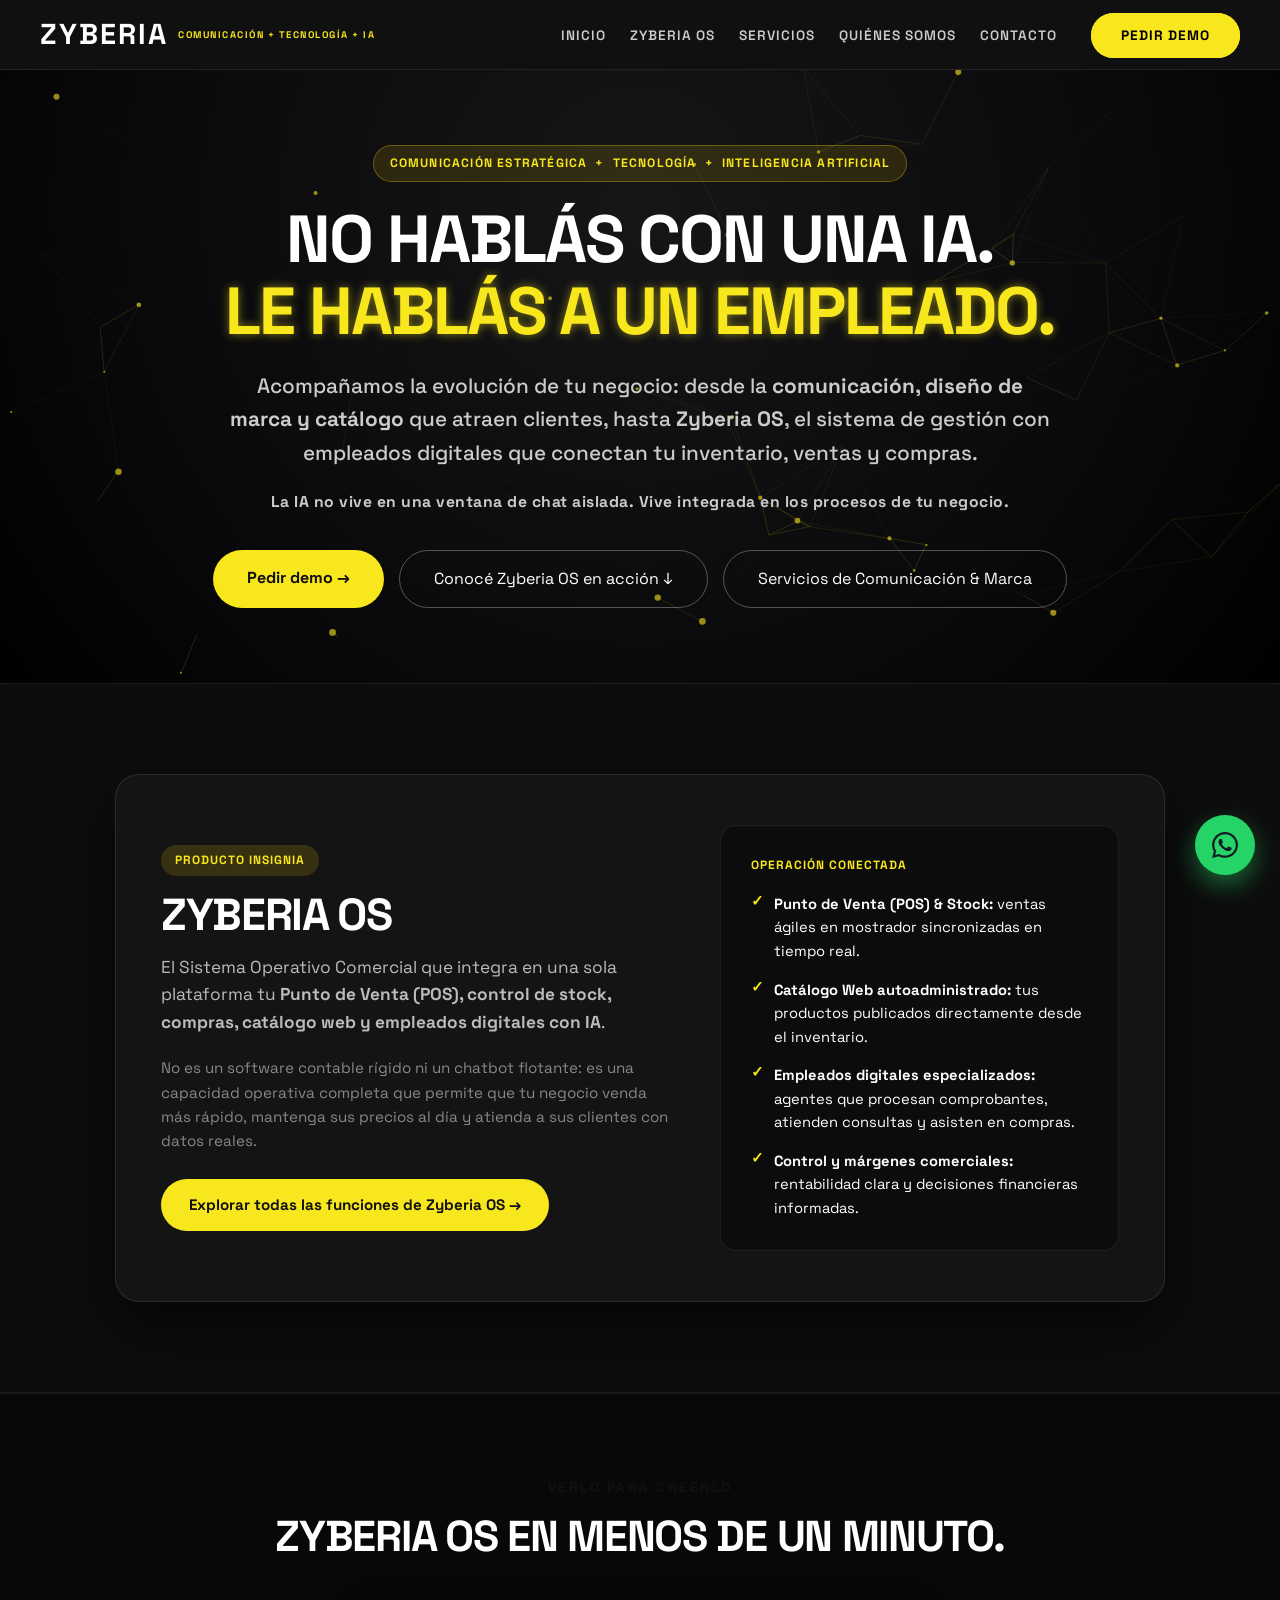
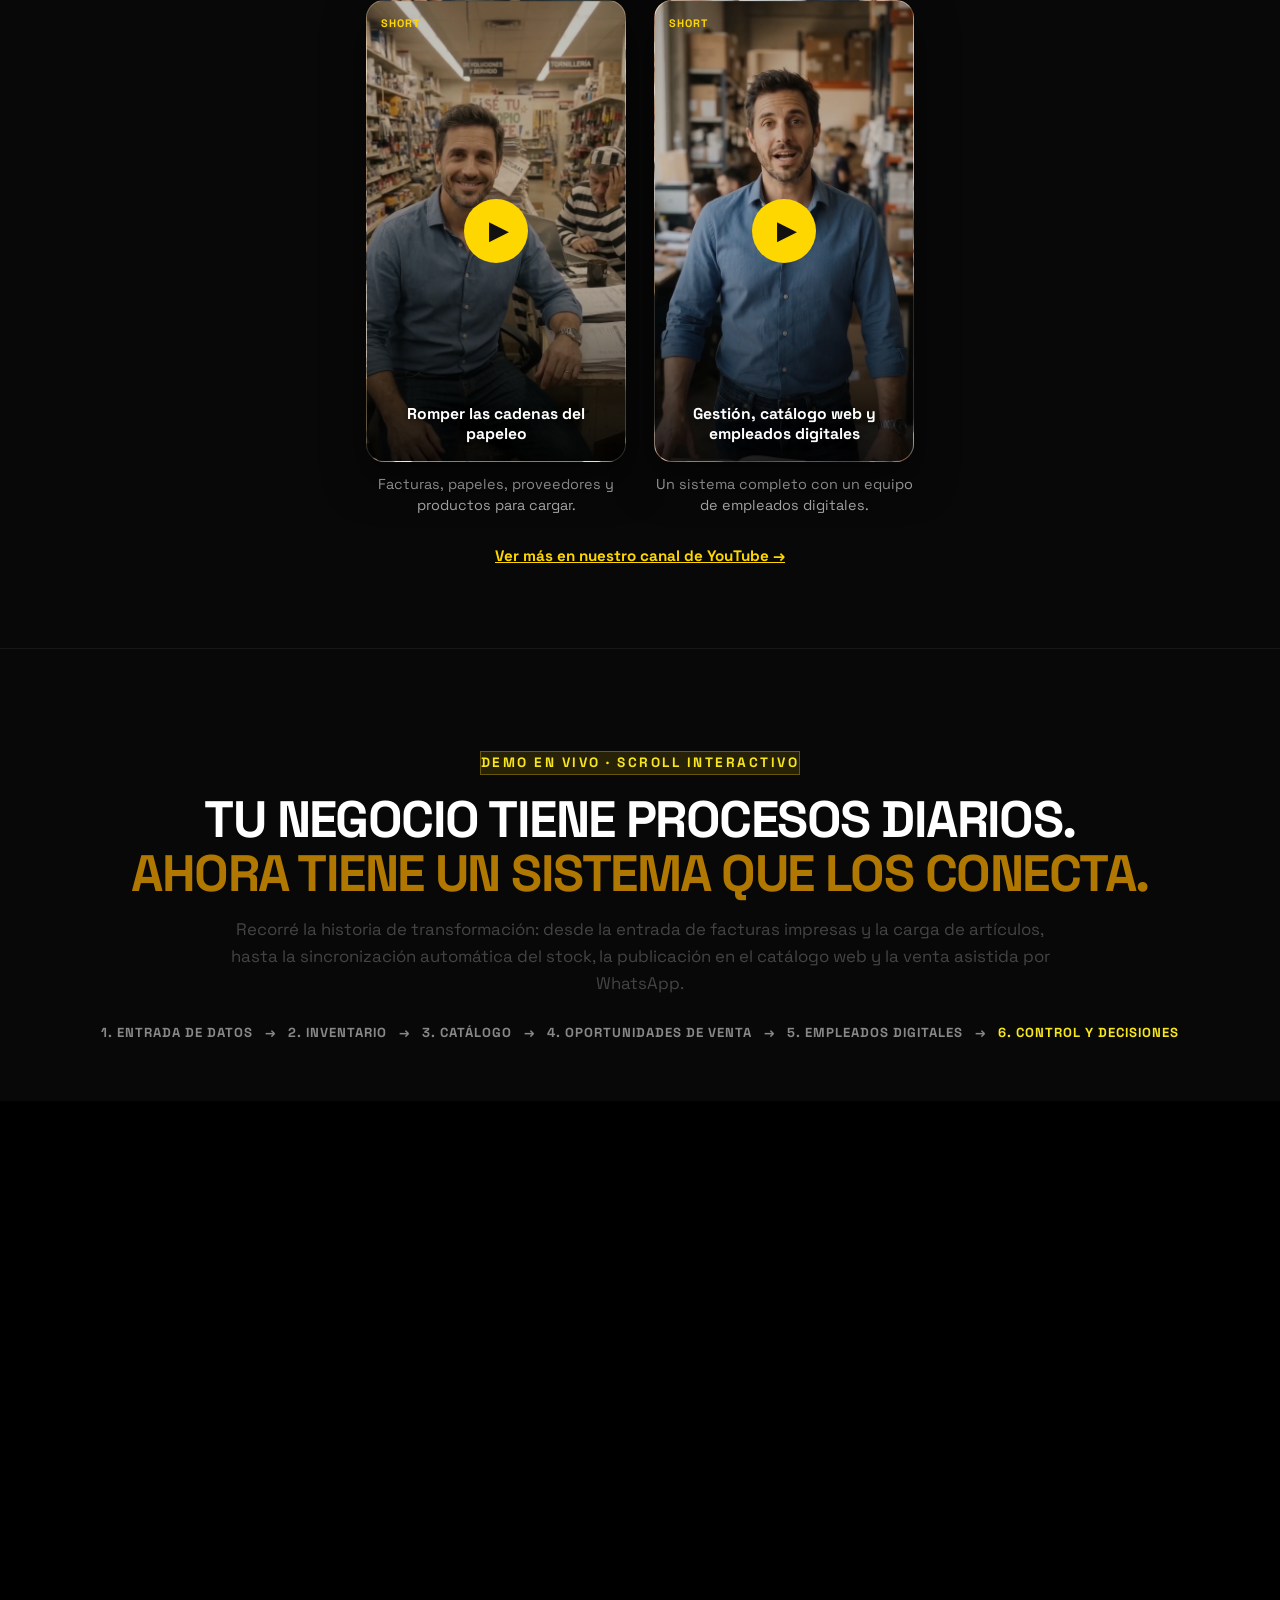
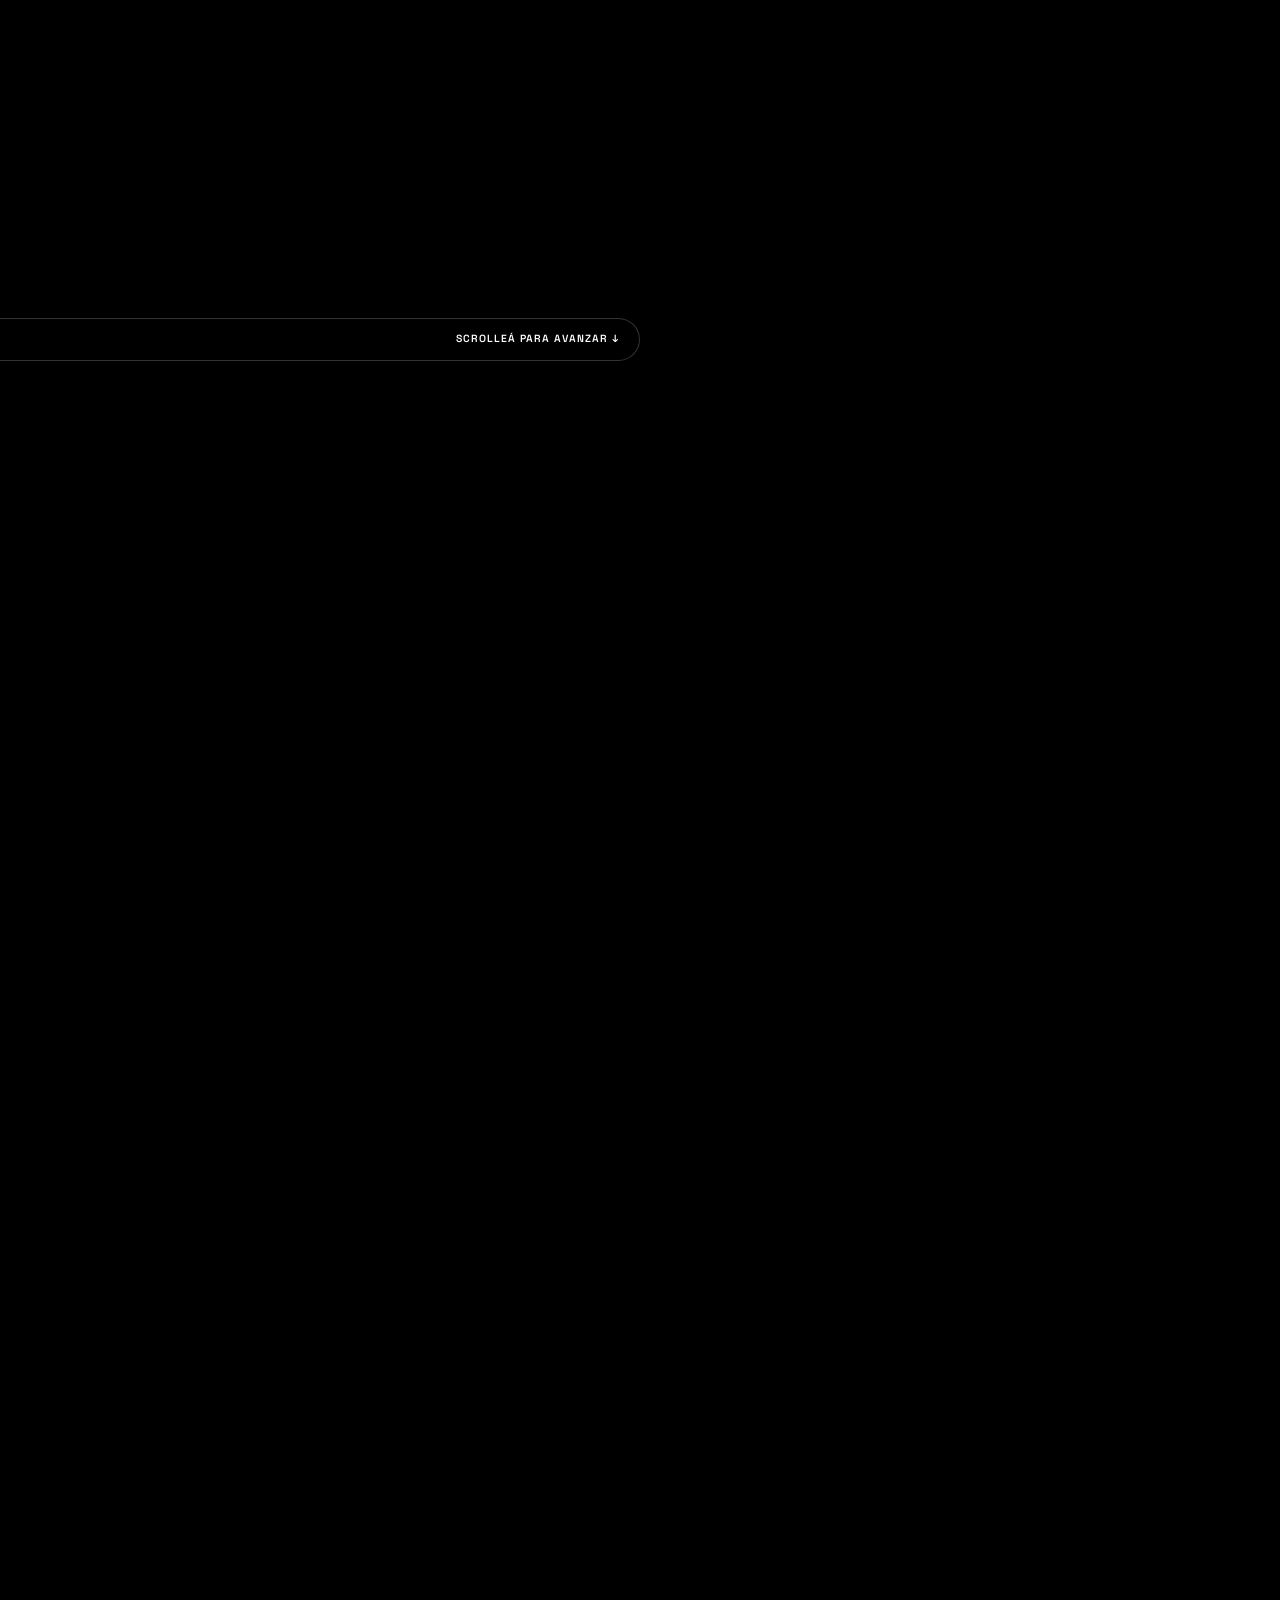
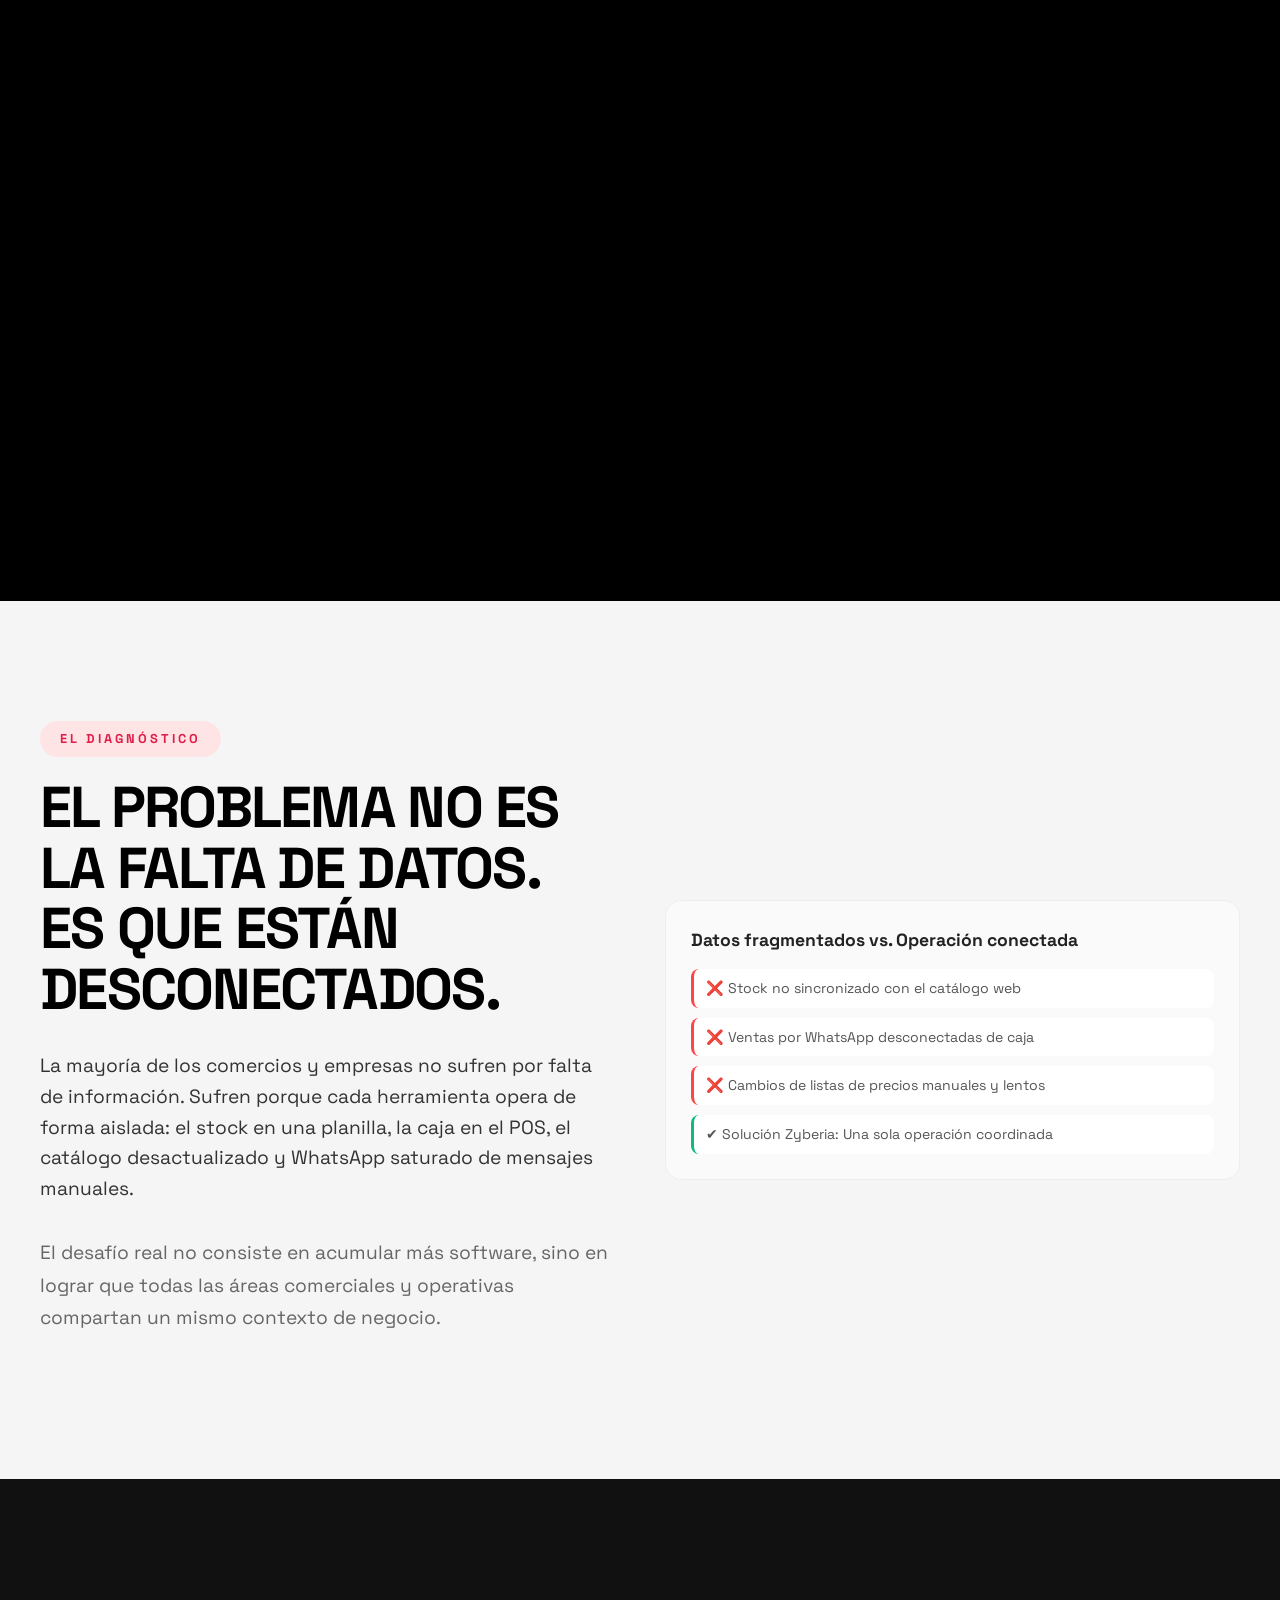
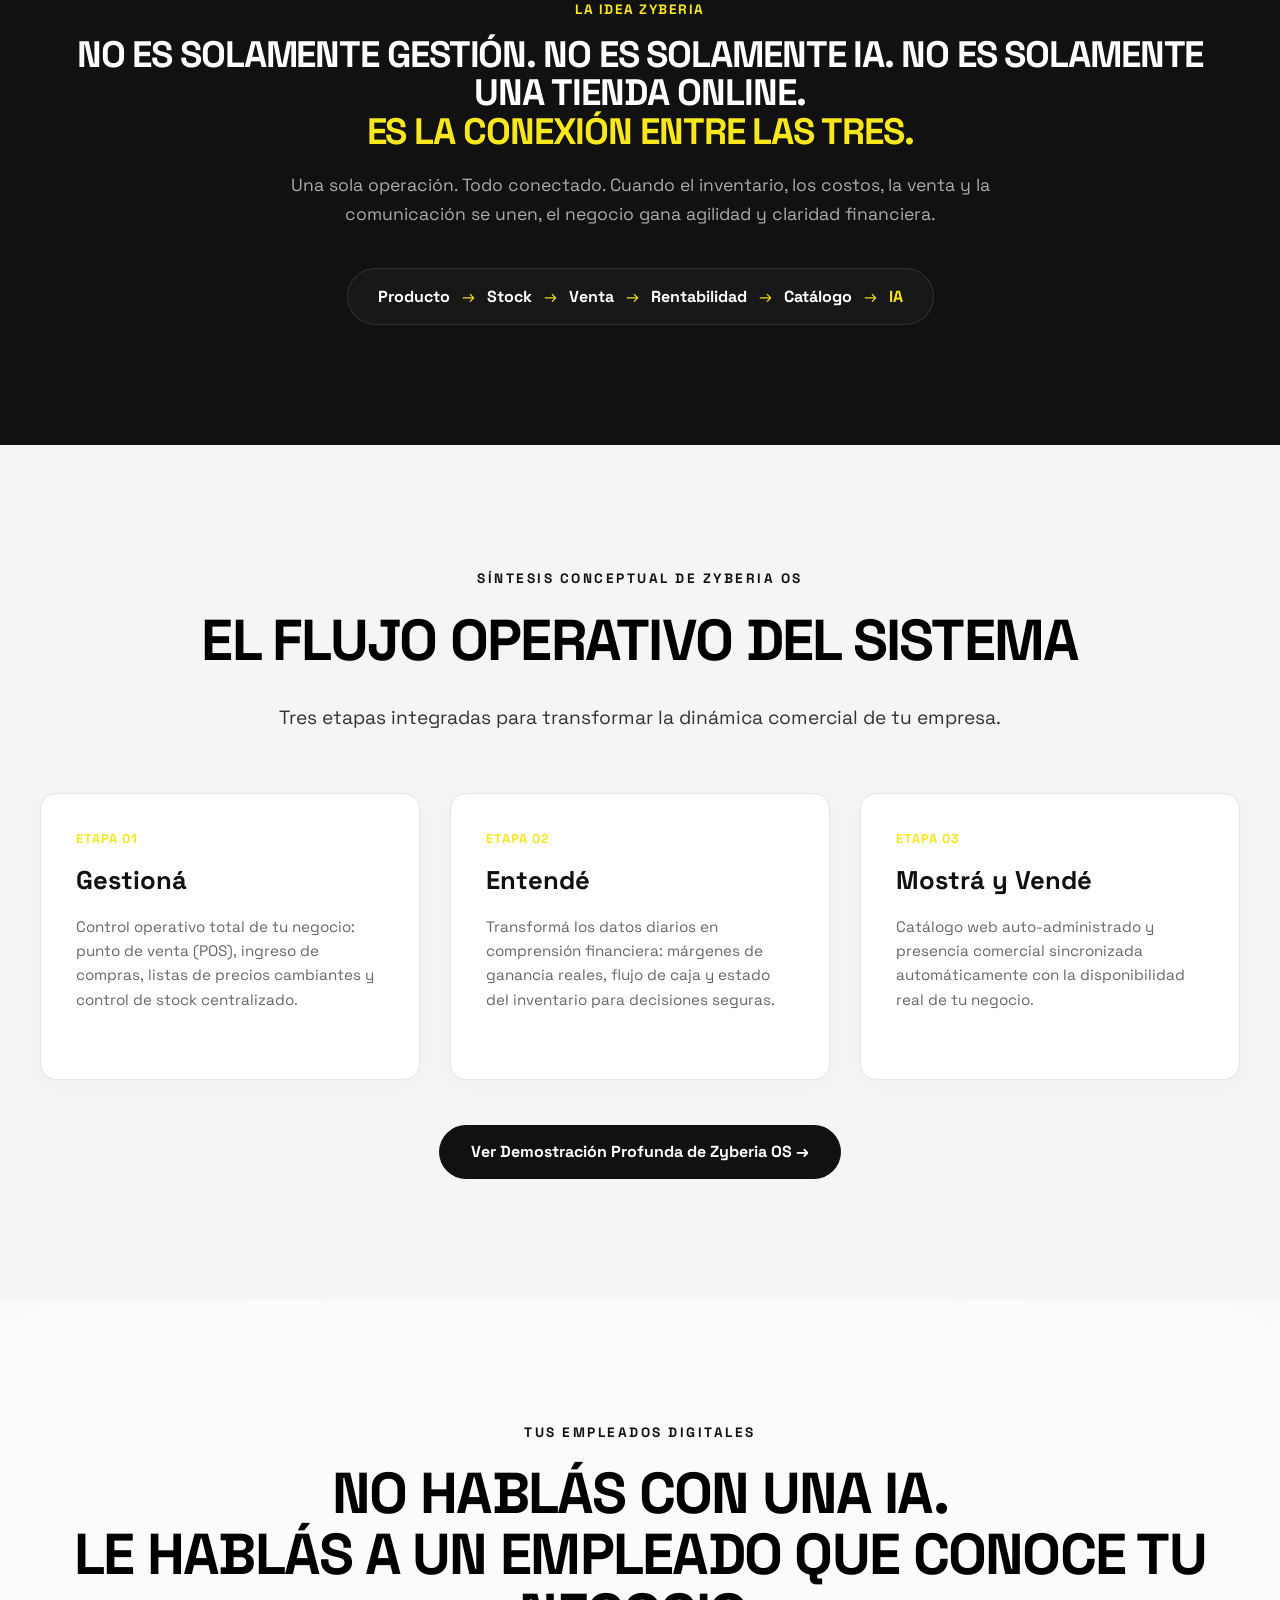
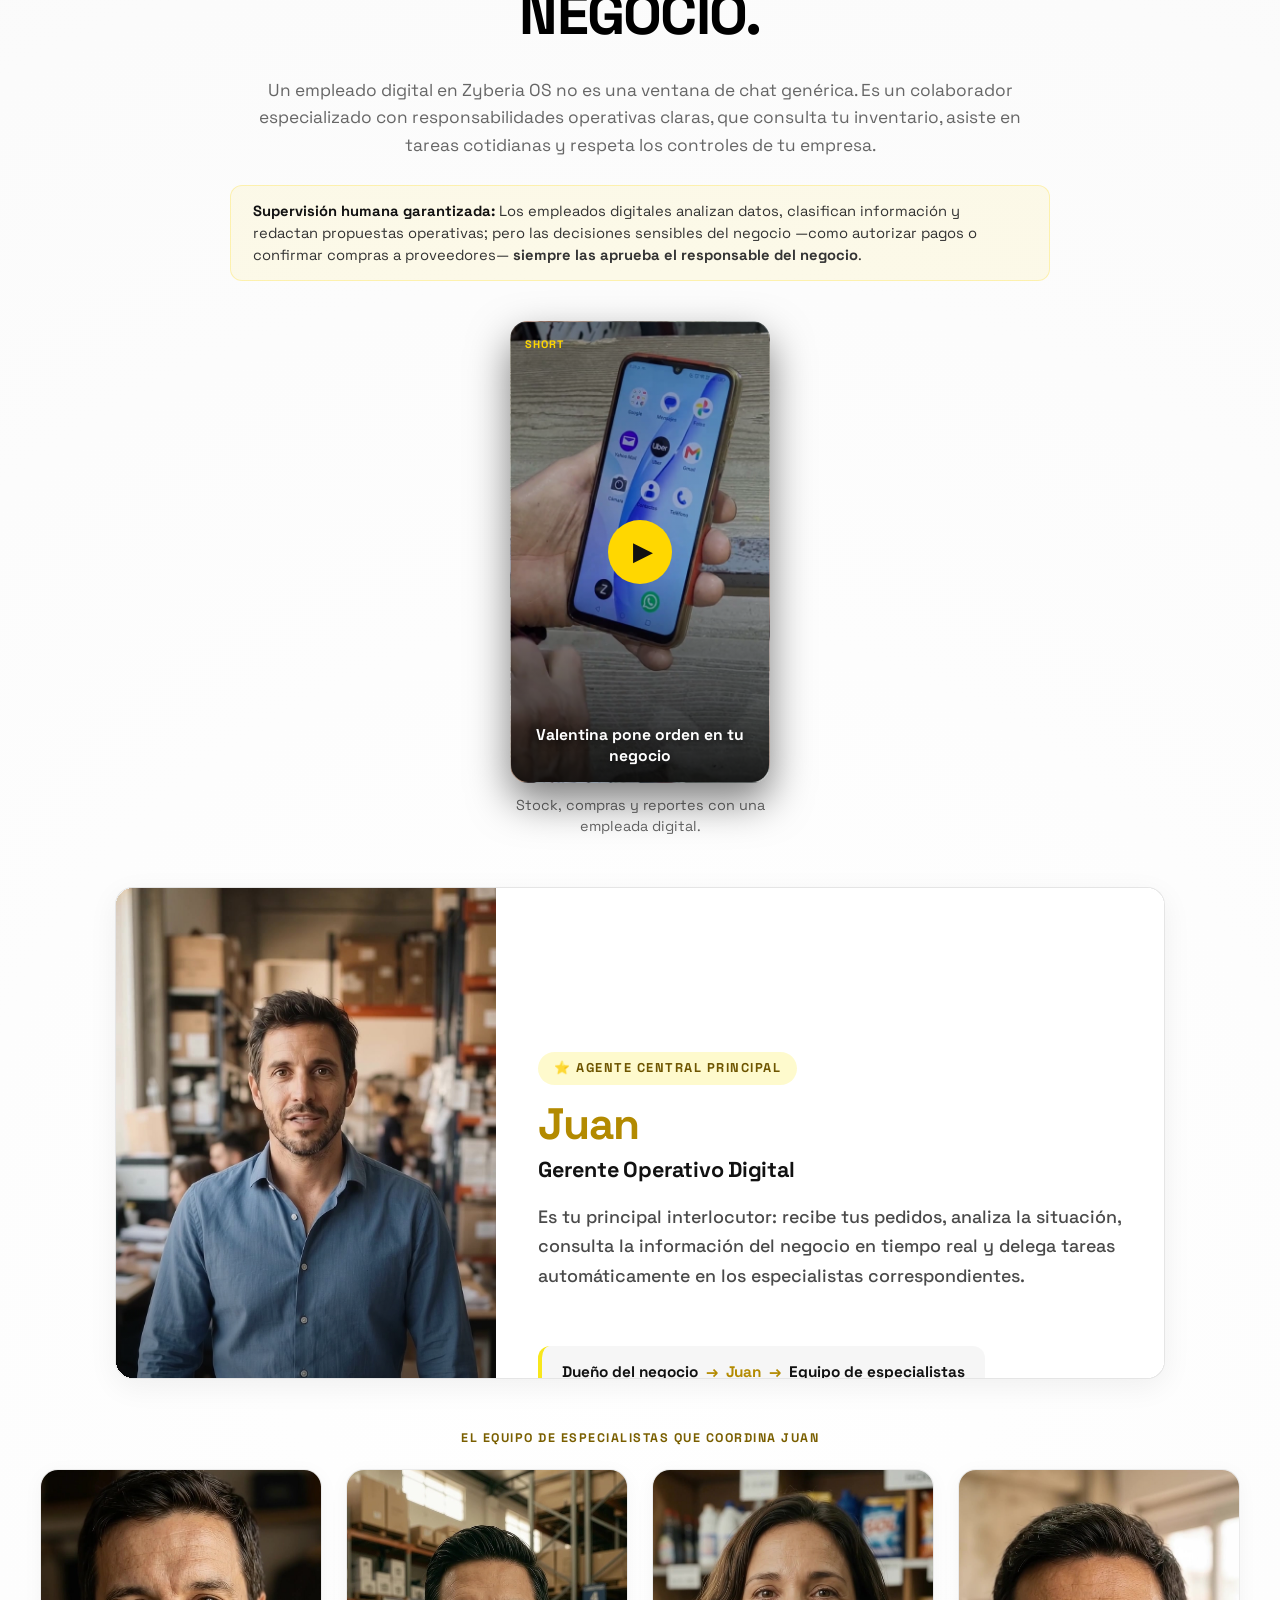
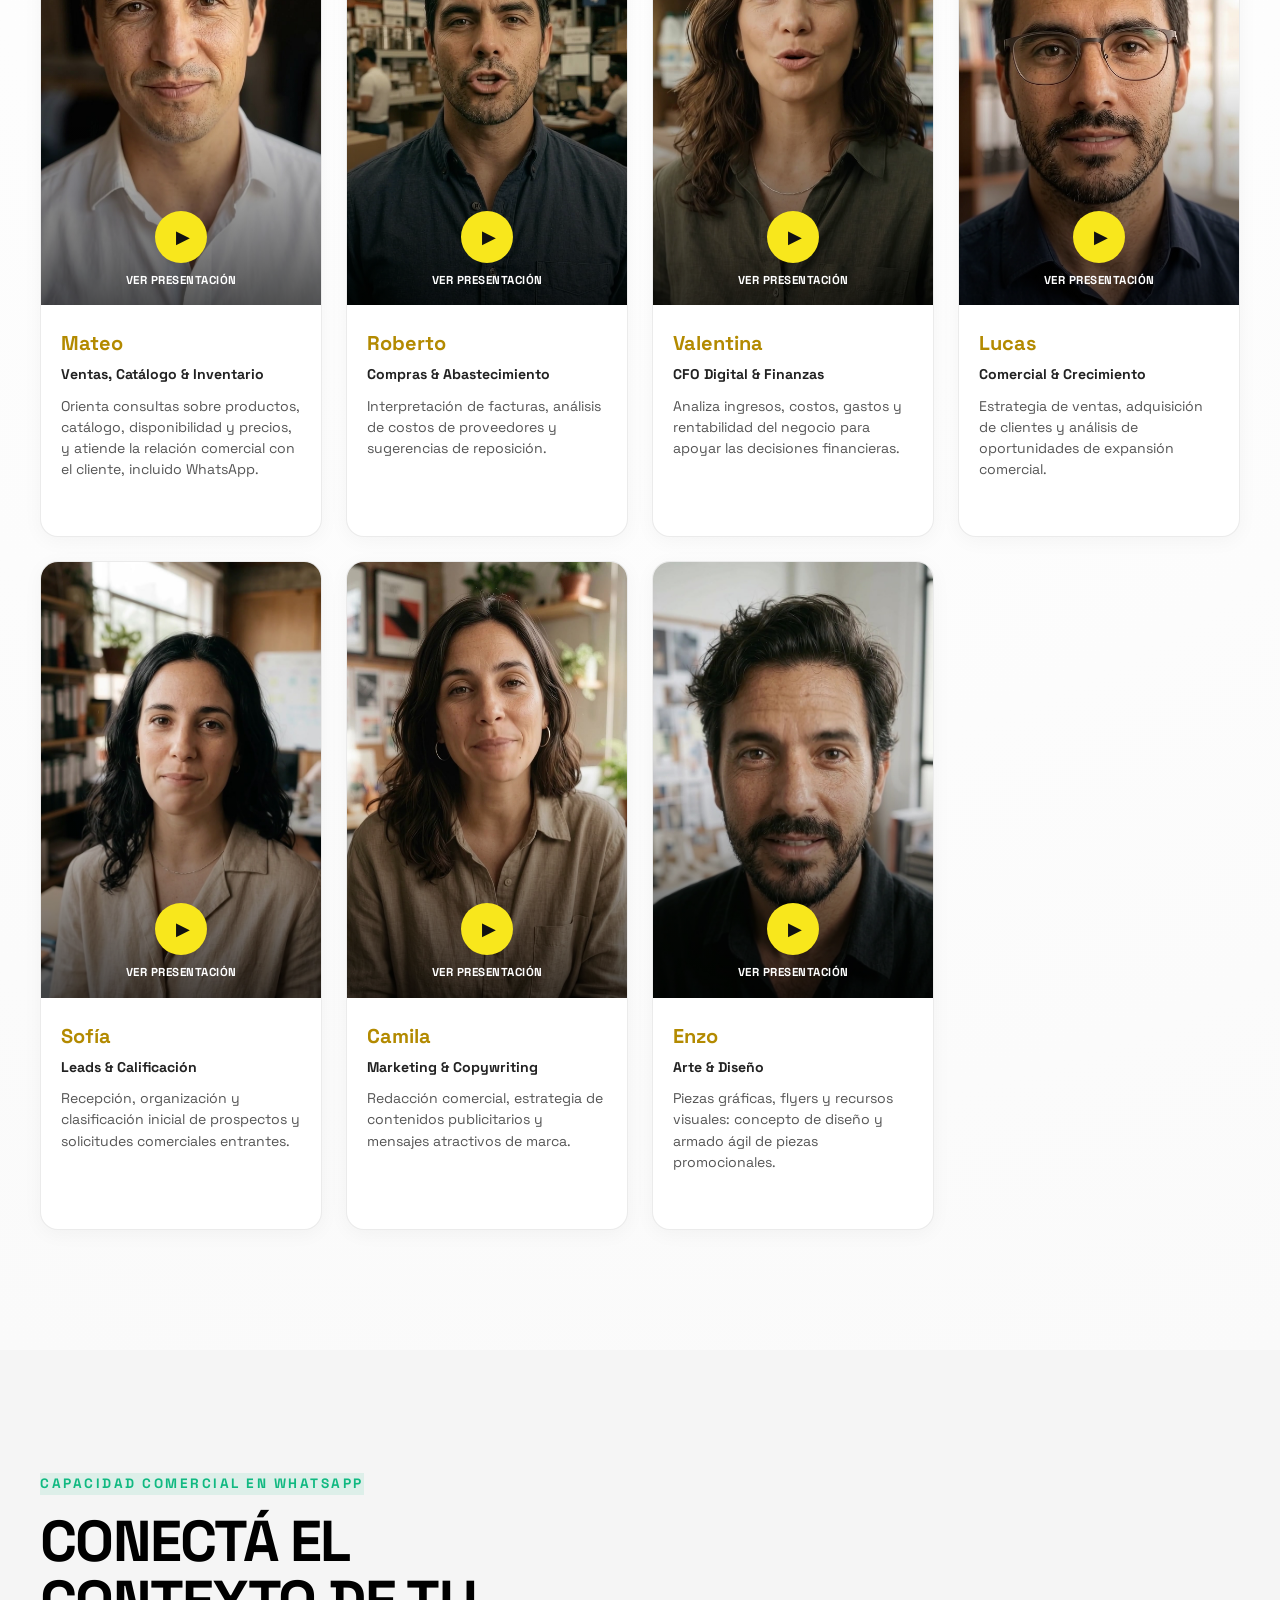
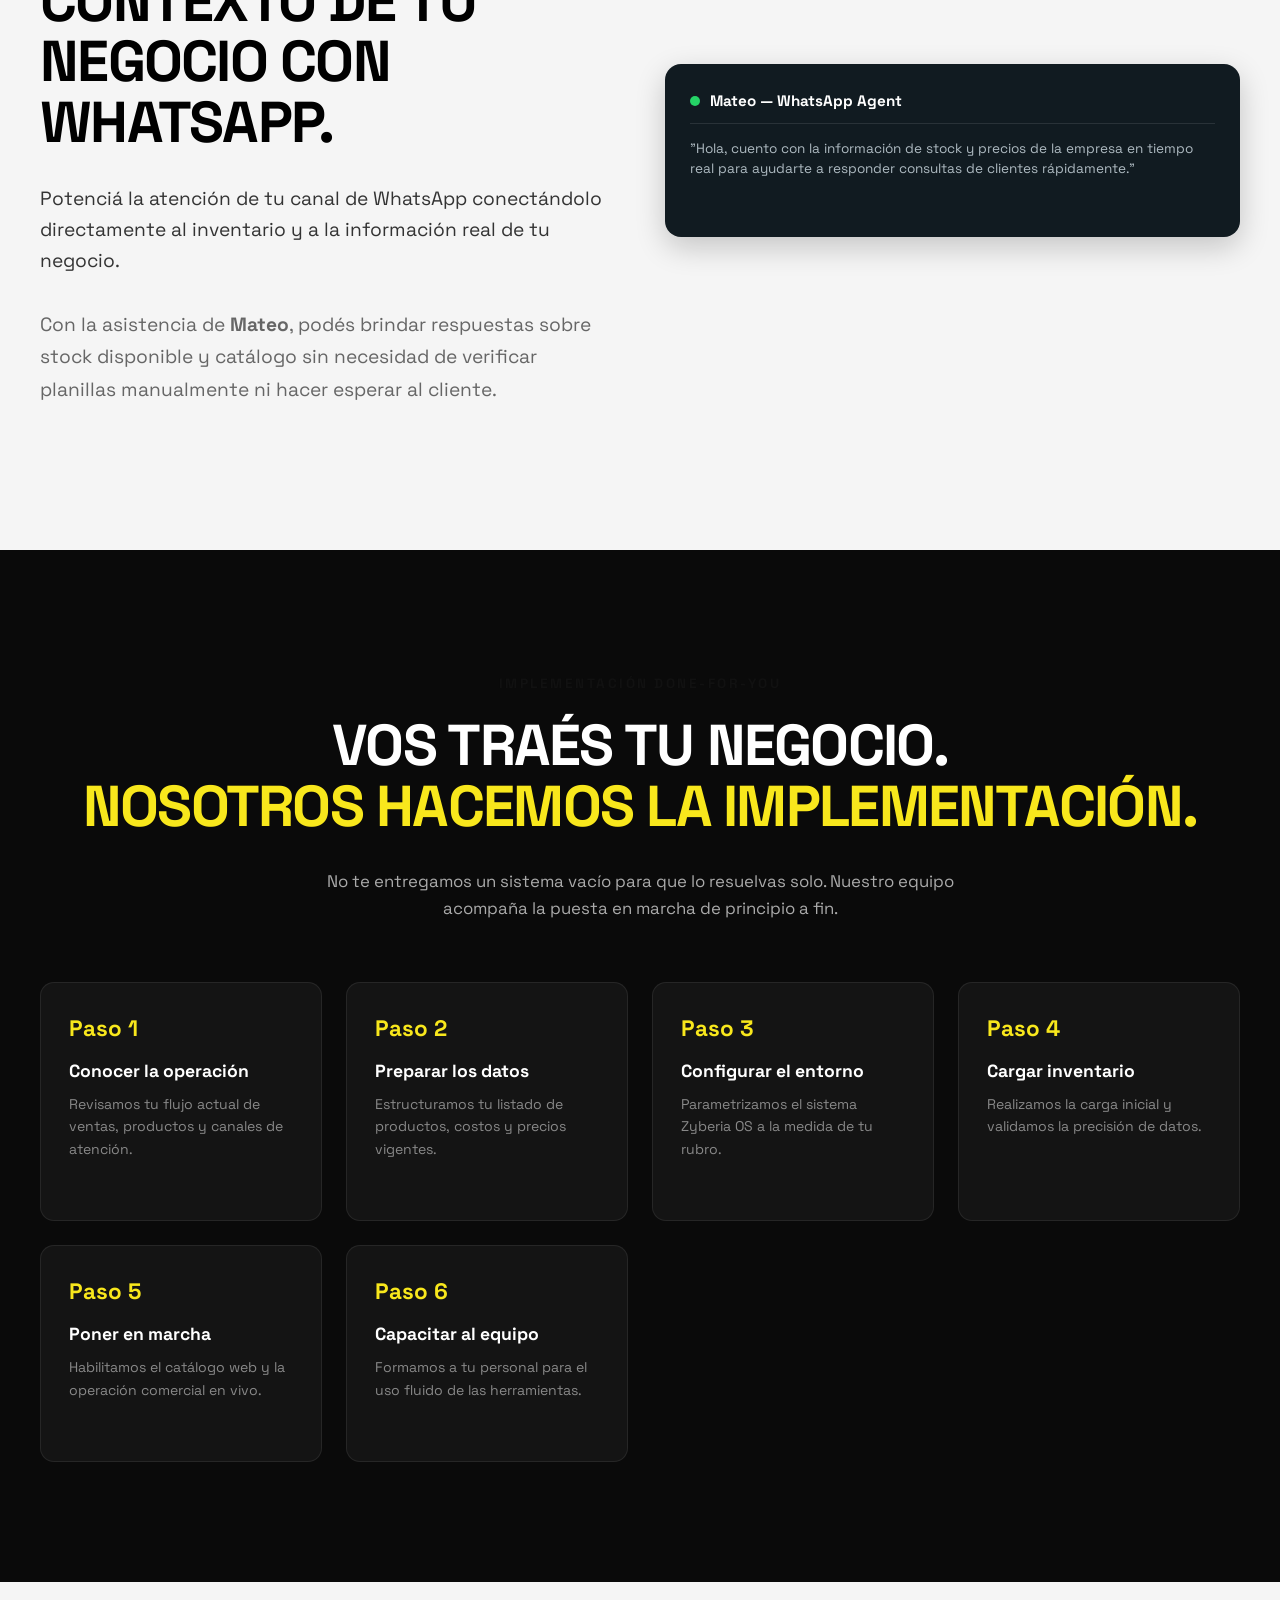
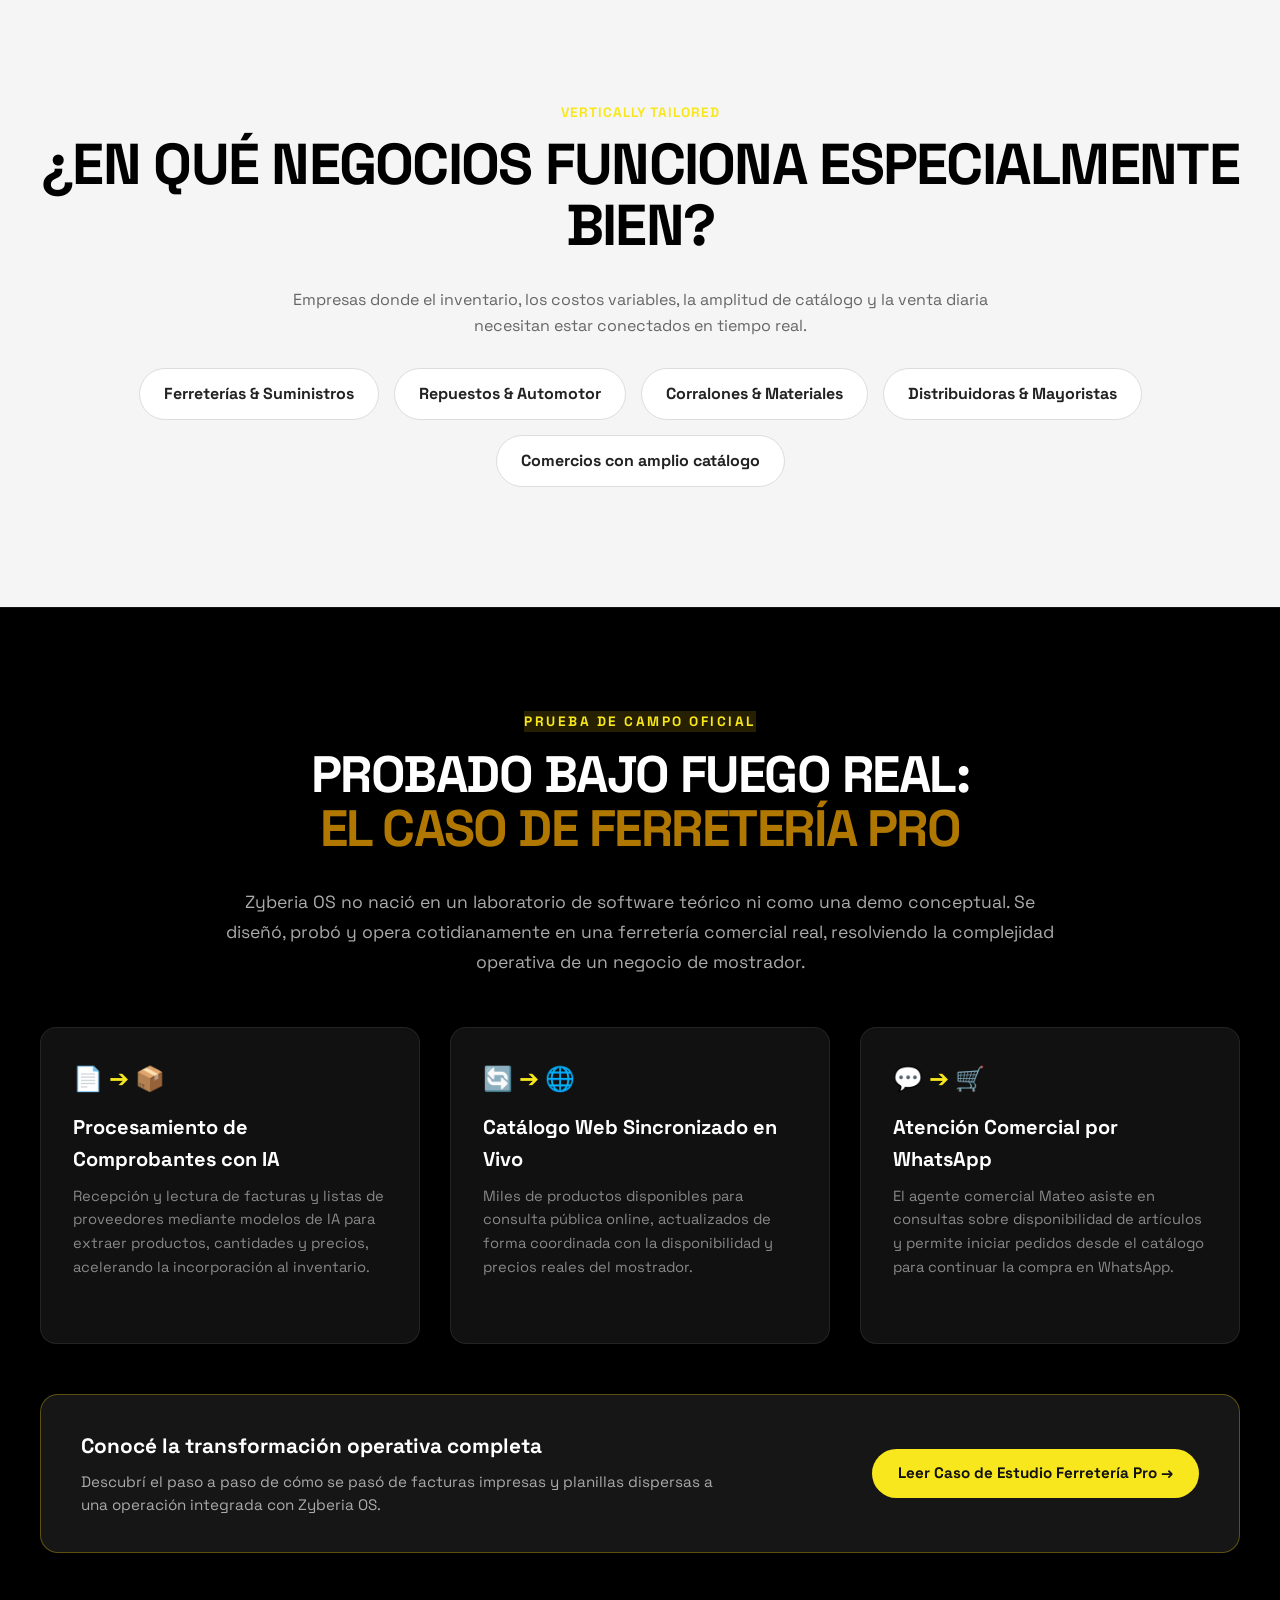
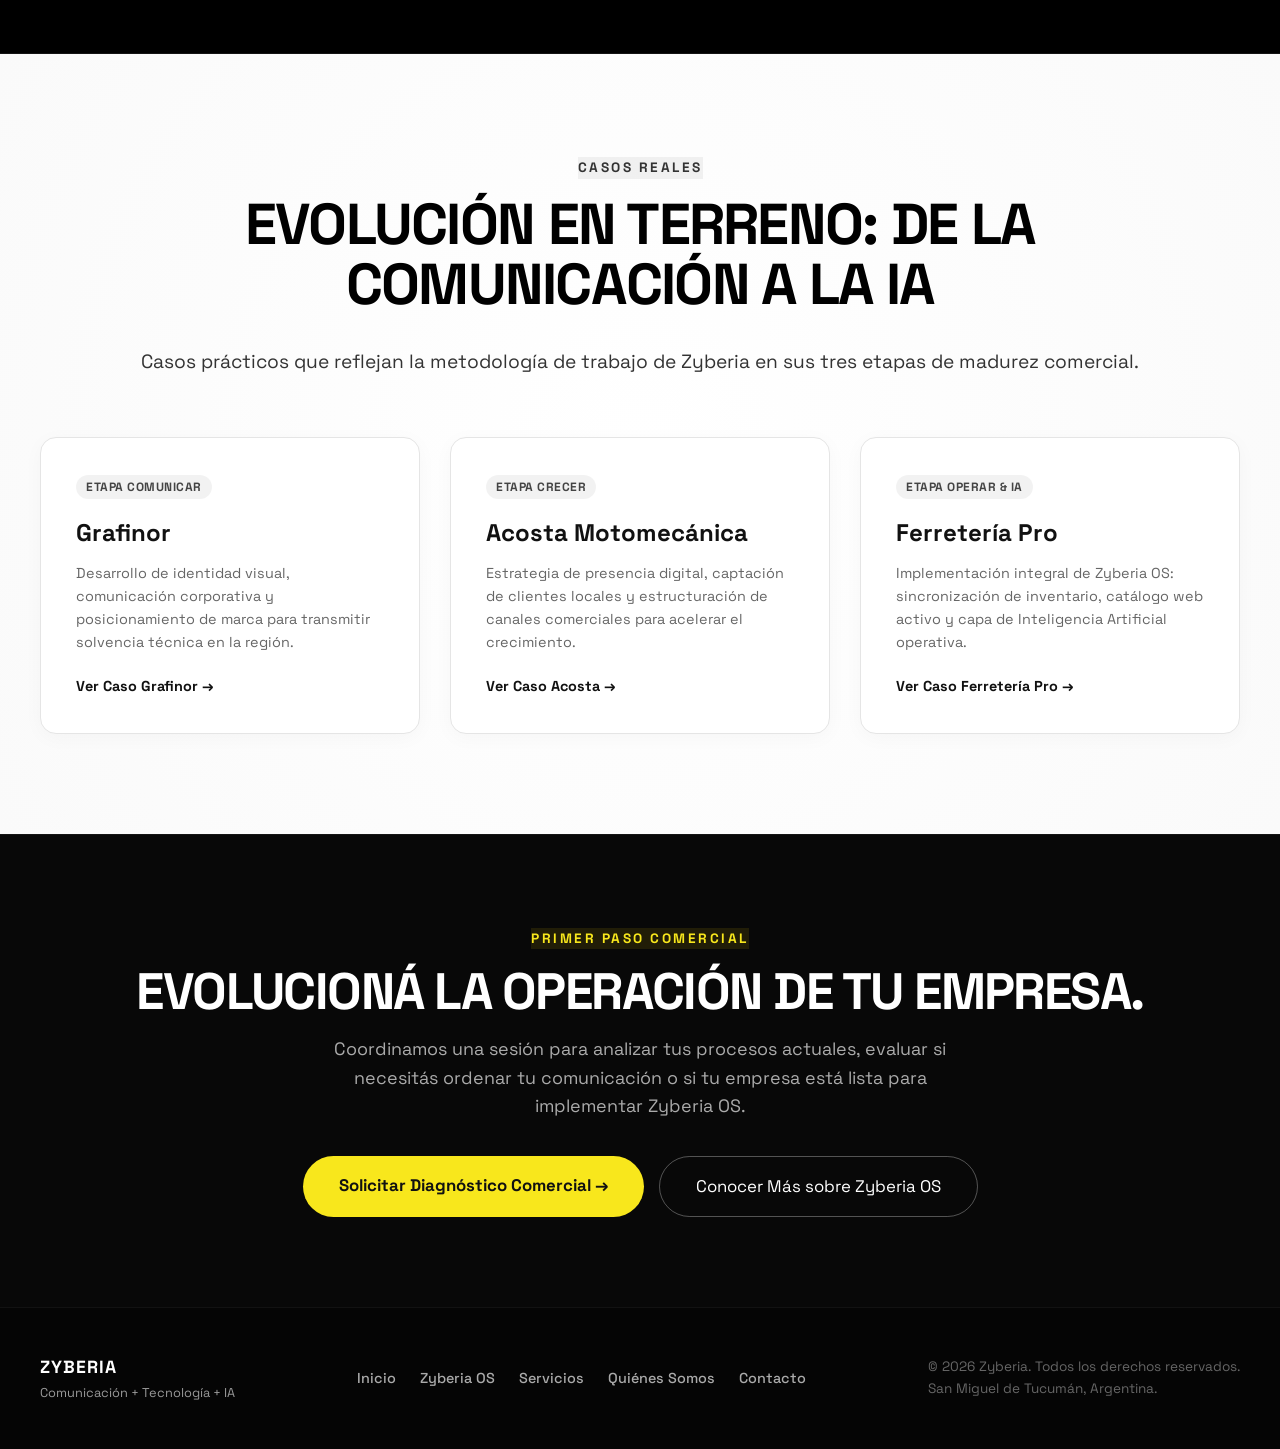
<file: index.html>
<!DOCTYPE html>
<html lang="es">
<head>
    <meta charset="UTF-8">
    <meta name="viewport" content="width=device-width, initial-scale=1.0">

    <title>Zyberia | Comunicación + Tecnología + IA</title>
    <meta name="description" content="Zyberia es una empresa de Comunicación + Tecnología + IA. Diseñamos soluciones para que tu empresa comunique, opere y crezca mejor.">
    
    <link rel="canonical" href="https://zyberia.com.ar/">
    <meta name="robots" content="index, follow">

    <meta property="og:type" content="website">
    <meta property="og:site_name" content="Zyberia">
    <meta property="og:locale" content="es_AR">
    <meta property="og:url" content="https://zyberia.com.ar/">
    <meta property="og:title" content="Zyberia | Comunicación + Tecnología + IA">
    <meta property="og:description" content="Zyberia es una empresa de Comunicación + Tecnología + IA. Diseñamos soluciones para que tu empresa comunique, opere y crezca mejor.">
    <meta property="og:image" content="https://zyberia.com.ar/assets/og_zyberia.png">
    <meta name="twitter:card" content="summary_large_image">
    <meta name="twitter:title" content="Zyberia | Comunicación + Tecnología + IA">
    <meta name="twitter:description" content="Zyberia es una empresa de Comunicación + Tecnología + IA. Diseñamos soluciones para que tu empresa comunique, opere y crezca mejor.">
    <meta name="twitter:image" content="https://zyberia.com.ar/assets/og_zyberia.png">

    <link rel="icon" type="image/png" href="assets/favicon.png">
    <link rel="apple-touch-icon" href="assets/favicon.png">

    <link rel="preconnect" href="https://fonts.googleapis.com">
    <link rel="preconnect" href="https://fonts.gstatic.com" crossorigin>
    <link href="https://fonts.googleapis.com/css2?family=Space+Grotesk:wght@400;500;600;700;800;900&display=swap" rel="stylesheet">
    <link rel="stylesheet" href="style.css">
<!-- GOOGLE SEARCH CONSOLE: descomentar y reemplazar TU_CODIGO por el valor que da Google (Verificación > Etiqueta HTML)
<meta name="google-site-verification" content="TU_CODIGO">
-->
</head>
<body>

    <!-- NAVIGATION BAR -->
    <nav class="navbar" id="navbar">
        <div class="nav-container">
            <a href="index.html" class="nav-logo" style="text-decoration: none; line-height: 1;">
                <span class="logo-zyberia">ZYBERIA</span>
                <span style="display: block; font-size: 0.6rem; font-weight: 700; color: var(--color-yellow); letter-spacing: 1.5px; margin-top: 2px;">COMUNICACIÓN + TECNOLOGÍA + IA</span>
            </a>
            
            <ul class="nav-links" id="nav-menu">
                <li><a href="index.html" class="active">Inicio</a></li>
                <li><a href="zyberia-os.html">Zyberia OS</a></li>
                <li><a href="servicios.html">Servicios</a></li>
                <li><a href="quienes-somos.html">Quiénes Somos</a></li>
                <li><a href="contacto.html">Contacto</a></li>
                <li style="margin-left: 10px;">
                    <a href="contacto.html?servicio=demo" class="nav-cta" style="background: var(--color-yellow); color: #111; font-weight: 800; border: none; padding: 10px 20px; border-radius: 50px;">Pedir demo</a>
                </li>
            </ul>

            <button class="nav-toggle" id="nav-toggle" aria-label="Menú">
                <span></span><span></span><span></span>
            </button>
        </div>
    </nav>

    <!-- 1. HERO ESTRATÉGICO -->
    <section id="hero" class="hero-dark hero-home-section" style="min-height: 65vh; padding-bottom: 75px;">
        <canvas id="particles-bg"></canvas>
        <div class="container text-center" style="position: relative; z-index: 10;">
            <div style="display: inline-flex; align-items: center; justify-content: center; flex-wrap: wrap; text-align: center; max-width: 100%; gap: 8px; background: rgba(255,215,0,0.12); color: var(--color-yellow); border: 1px solid rgba(255,215,0,0.3); padding: 8px 16px; border-radius: 50px; font-size: clamp(0.64rem, 2.2vw, 0.76rem); font-weight: 800; letter-spacing: 1.2px; text-transform: uppercase; margin-bottom: 22px;">
                <span>COMUNICACIÓN ESTRATÉGICA</span> <span>+</span> <span>TECNOLOGÍA</span> <span>+</span> <span>INTELIGENCIA ARTIFICIAL</span>
            </div>
            
            <h1 style="font-size: clamp(2.3rem, 5.2vw, 4.4rem); font-weight: 900; line-height: 1.08; letter-spacing: -0.03em; text-transform: uppercase; max-width: 1050px; margin: 0 auto;">
                No hablás con una IA.<br>
                <span class="text-yellow">Le hablás a un empleado.</span>
            </h1>
            
            <p style="font-size: clamp(1.1rem, 2vw, 1.3rem); color: #d6d6d6; max-width: 820px; margin: 22px auto 0; font-weight: 500; line-height: 1.6;">
                Acompañamos la evolución de tu negocio: desde la <strong>comunicación, diseño de marca y catálogo</strong> que atraen clientes, hasta <strong>Zyberia OS</strong>, el sistema de gestión con empleados digitales que conectan tu inventario, ventas y compras.
            </p>
            
            <p style="font-size: 0.98rem; color: var(--color-yellow); max-width: 800px; margin: 20px auto 0; font-weight: 700; letter-spacing: 0.5px;">
                La IA no vive en una ventana de chat aislada. Vive integrada en los procesos de tu negocio.
            </p>
            
            <div class="hero-actions" style="display: flex; gap: 15px; justify-content: center; flex-wrap: wrap; margin-top: 35px;">
                <a href="contacto.html?servicio=demo" class="btn-primary" style="background: var(--color-yellow); color: #111; font-weight: 800; padding: 15px 34px; border-radius: 50px; text-decoration: none; font-size: 1rem;">Pedir demo →</a>
                <a href="#producto-insignia" class="btn-secondary" style="background: transparent; color: #fff; border: 1px solid rgba(255,255,255,0.3); padding: 15px 34px; border-radius: 50px; text-decoration: none; font-size: 1rem;">Conocé Zyberia OS en acción ↓</a>
                <a href="servicios.html" class="btn-secondary" style="background: transparent; color: #fff; border: 1px solid rgba(255,255,255,0.3); padding: 15px 34px; border-radius: 50px; text-decoration: none; font-size: 1rem;">Servicios de Comunicación & Marca</a>
            </div>
        </div>
    </section>

    

    <!-- PRODUCTO INSIGNIA DESTACADO -->
    <section id="producto-insignia" class="section" style="background: #0d0d0d; padding: 90px 0; border-top: 1px solid rgba(255,255,255,0.06); border-bottom: 1px solid rgba(255,255,255,0.06);">
        <div class="container reveal">
            <div class="insignia-card-wrapper" style="background: #141414; border: 1px solid rgba(255,255,255,0.1); border-radius: 24px; padding: 50px 45px; box-shadow: 0 25px 60px rgba(0,0,0,0.6); max-width: 1050px; margin: 0 auto;">
                <div style="display: flex; flex-wrap: wrap; gap: 40px; align-items: center; justify-content: space-between;">
                    <div style="flex: 1 1 470px;">
                        <span style="background: rgba(255,215,0,0.15); color: var(--color-yellow); font-size: 0.75rem; font-weight: 800; padding: 6px 14px; border-radius: 30px; letter-spacing: 1px; text-transform: uppercase; display: inline-block; margin-bottom: 14px;">PRODUCTO INSIGNIA</span>
                        <h2 style="font-size: clamp(2rem, 3.5vw, 2.9rem); font-weight: 800; color: #fff; margin: 0 0 14px 0; line-height: 1.1;">Zyberia OS</h2>
                        <p style="color: #bbb; font-size: 1.08rem; line-height: 1.6; margin-bottom: 20px;">
                            El Sistema Operativo Comercial que integra en una sola plataforma tu <strong>Punto de Venta (POS), control de stock, compras, catálogo web y empleados digitales con IA</strong>.
                        </p>
                        <p style="color: #888; font-size: 0.95rem; line-height: 1.6; margin-bottom: 25px;">
                            No es un software contable rígido ni un chatbot flotante: es una capacidad operativa completa que permite que tu negocio venda más rápido, mantenga sus precios al día y atienda a sus clientes con datos reales.
                        </p>
                        <div style="display: flex; gap: 15px; flex-wrap: wrap;">
                            <a href="zyberia-os.html" class="btn-primary" style="background: var(--color-yellow); color: #111; font-weight: 800; text-decoration: none; padding: 14px 28px; border-radius: 50px; display: inline-block; font-size: 0.95rem;">Explorar todas las funciones de Zyberia OS →</a>
                        </div>
                    </div>
                    <div class="insignia-features-panel" style="flex: 1 1 350px; background: #0c0c0c; border: 1px solid rgba(255,255,255,0.08); border-radius: 16px; padding: 30px;">
                        <div style="font-size: 0.75rem; font-weight: 800; color: var(--color-yellow); letter-spacing: 1px; text-transform: uppercase; margin-bottom: 18px;">OPERACIÓN CONECTADA</div>
                        <div style="display: flex; flex-direction: column; gap: 15px;">
                            <div style="color: #fff; font-size: 0.92rem; display: flex; align-items: flex-start; gap: 10px;">
                                <span style="color: var(--color-yellow); font-weight: bold; line-height: 1.2;">✓</span>
                                <span><strong>Punto de Venta (POS) & Stock:</strong> ventas ágiles en mostrador sincronizadas en tiempo real.</span>
                            </div>
                            <div style="color: #fff; font-size: 0.92rem; display: flex; align-items: flex-start; gap: 10px;">
                                <span style="color: var(--color-yellow); font-weight: bold; line-height: 1.2;">✓</span>
                                <span><strong>Catálogo Web autoadministrado:</strong> tus productos publicados directamente desde el inventario.</span>
                            </div>
                            <div style="color: #fff; font-size: 0.92rem; display: flex; align-items: flex-start; gap: 10px;">
                                <span style="color: var(--color-yellow); font-weight: bold; line-height: 1.2;">✓</span>
                                <span><strong>Empleados digitales especializados:</strong> agentes que procesan comprobantes, atienden consultas y asisten en compras.</span>
                            </div>
                            <div style="color: #fff; font-size: 0.92rem; display: flex; align-items: flex-start; gap: 10px;">
                                <span style="color: var(--color-yellow); font-weight: bold; line-height: 1.2;">✓</span>
                                <span><strong>Control y márgenes comerciales:</strong> rentabilidad clara y decisiones financieras informadas.</span>
                            </div>
                        </div>
                    </div>
                </div>
            </div>
        </div>
    </section>

    <!-- SHORTS DE YOUTUBE: ZYBERIA OS EN 1 MINUTO -->
    <section id="shorts" class="section" style="background: #080808; padding: 80px 0; border-top: 1px solid rgba(255,255,255,0.06); text-align: center;">
        <div class="container reveal">
            <span class="section-badge" style="margin: 0 auto 15px;">VERLO PARA CREERLO</span>
            <h2 class="section-title text-white" style="font-size: clamp(1.9rem, 3.6vw, 2.7rem);">Zyberia OS en menos de un minuto.</h2>
            <div class="yt-shorts-row">
                <div class="yt-short-item">
                    <div class="yt-short" data-yt="50Es51Ny4Vs" role="button" tabindex="0" aria-label="Reproducir video: Es hora de romper las cadenas con Zyberia OS">
                        <span class="yt-short__tag">Short</span><span class="yt-short__play">▶</span>
                        <span class="yt-short__title">Romper las cadenas del papeleo</span>
                    </div>
                    <p>Facturas, papeles, proveedores y productos para cargar.</p>
                </div>
                <div class="yt-short-item">
                    <div class="yt-short" data-yt="SJES3IWPwyo" role="button" tabindex="0" aria-label="Reproducir video: Zyberia OS, sistema de gestión con catálogo web y empleados digitales">
                        <span class="yt-short__tag">Short</span><span class="yt-short__play">▶</span>
                        <span class="yt-short__title">Gestión, catálogo web y empleados digitales</span>
                    </div>
                    <p>Un sistema completo con un equipo de empleados digitales.</p>
                </div>
            </div>
            <a class="yt-channel-link" href="https://www.youtube.com/@zyberia.comunicacion" target="_blank" rel="noopener">Ver más en nuestro canal de YouTube →</a>
        </div>
    </section>

    <!-- VIDEO SCROLLTELLING: EL FLUJO COMERCIAL EN ACCIÓN -->
    <section class="section video-intro-section" style="background: #080808; padding: 100px 0 60px 0; border-top: 1px solid rgba(255,255,255,0.06); text-align: center;">
        <div class="container reveal">
            <span class="section-badge" style="background: rgba(255,215,0,0.12); color: var(--color-yellow); border: 1px solid rgba(255,215,0,0.3); margin-bottom: 18px;">DEMO EN VIVO · SCROLL INTERACTIVO</span>
            <h2 class="section-title text-white" style="font-size: clamp(2.2rem, 4.2vw, 3.2rem);">
                Tu negocio tiene procesos diarios.<br><span class="text-yellow">Ahora tiene un sistema que los conecta.</span>
            </h2>
            <p class="section-desc centered" style="color: #aaa; max-width: 850px; margin: 15px auto 0; font-size: 1.05rem; line-height: 1.6;">
                Recorré la historia de transformación: desde la entrada de facturas impresas y la carga de artículos, hasta la sincronización automática del stock, la publicación en el catálogo web y la venta asistida por WhatsApp.
            </p>
            <div style="display: flex; justify-content: center; gap: 12px; flex-wrap: wrap; margin-top: 25px; color: #888; font-size: 0.82rem; font-weight: 700; text-transform: uppercase; letter-spacing: 1px;">
                <span>1. Entrada de datos</span> <span>→</span>
                <span>2. Inventario</span> <span>→</span>
                <span>3. Catálogo</span> <span>→</span>
                <span>4. Oportunidades de venta</span> <span>→</span>
                <span>5. Empleados digitales</span> <span>→</span>
                <span style="color: var(--color-yellow);">6. Control y decisiones</span>
            </div>
        </div>
    </section>

    <!-- Video Scrolltelling del Comerciante -->
    <section id="scrolltelling" class="v-scroll-container">
        <div class="v-sticky-wrapper">
            <video id="scrolltelling-video" class="v-scrub" playsinline muted preload="auto">
                <source src="assets/video nuevo.mp4" type="video/mp4">
            </video>
            <div class="video-caption-bar fullscreen-caption" style="
                position: absolute;
                bottom: 0;
                left: 0;
                right: 0;
                padding: 12px 20px;
                background: linear-gradient(to top, rgba(0,0,0,0.55) 0%, transparent 100%);
                display: flex;
                align-items: flex-end;
                justify-content: space-between;
                pointer-events: none;
            ">
                <span class="v-badge" style="
                    background: transparent;
                    color: rgba(255,255,255,0.45);
                    font-size: 0.6rem;
                    font-weight: 700;
                    letter-spacing: 1.5px;
                    text-transform: uppercase;
                    border: none;
                    padding: 0;
                    border-radius: 0;
                ">DEMO · ZYBERIA OS</span>
                <p id="video-scroll-status" style="
                    color: rgba(255,255,255,0.4);
                    font-size: 0.65rem;
                    margin: 0;
                    letter-spacing: 1px;
                    text-transform: uppercase;
                ">Scrolleá para avanzar ↓</p>
            </div>
        </div>
    </section>

    <!-- 3. EL DIAGNÓSTICO -->
    <section id="problema" class="section problem-human-section alt-bg">
        <div class="container">
            <div class="grid-2col text-left-media-right reveal">
                <div class="col-text">
                    <div class="problem-header-badge">EL DIAGNÓSTICO</div>
                    <h2 class="problem-main-title">
                        El problema no es la falta de datos.<br>
                        <span class="highlight-text">Es que están desconectados.</span>
                    </h2>
                    <p class="problem-lead-paragraph">
                        La mayoría de los comercios y empresas no sufren por falta de información. Sufren porque cada herramienta opera de forma aislada: el stock en una planilla, la caja en el POS, el catálogo desactualizado y WhatsApp saturado de mensajes manuales.
                    </p>
                    <p style="color: #666; line-height: 1.7; margin-bottom: 24px;">
                        El desafío real no consiste en acumular más software, sino en lograr que todas las áreas comerciales y operativas compartan un mismo contexto de negocio.
                    </p>
                </div>
                <div class="col-media">
                    <div style="background: #fafafa; border: 1px solid #eee; border-radius: 16px; padding: 25px;">
                        <h4 style="font-size: 1.1rem; font-weight: 700; color: #222; margin-bottom: 15px;">Datos fragmentados vs. Operación conectada</h4>
                        <div style="display: flex; flex-direction: column; gap: 10px; font-size: 0.88rem; color: #555;">
                            <div style="padding: 8px 12px; background: #fff; border-radius: 8px; border-left: 3px solid #ff4444;">❌ Stock no sincronizado con el catálogo web</div>
                            <div style="padding: 8px 12px; background: #fff; border-radius: 8px; border-left: 3px solid #ff4444;">❌ Ventas por WhatsApp desconectadas de caja</div>
                            <div style="padding: 8px 12px; background: #fff; border-radius: 8px; border-left: 3px solid #ff4444;">❌ Cambios de listas de precios manuales y lentos</div>
                            <div style="padding: 8px 12px; background: #fff; border-radius: 8px; border-left: 3px solid #10b981;">✔ Solución Zyberia: Una sola operación coordinada</div>
                        </div>
                    </div>
                </div>
            </div>
        </div>
    </section>

    <!-- 4. LA IDEA ZYBERIA -->
    <section id="diferencial" class="section text-center" style="background: #111;">
        <div class="container reveal">
            <span style="color: var(--color-yellow); font-weight: 700; letter-spacing: 1.5px; font-size: 0.85rem; text-transform: uppercase; display: block; margin-bottom: 15px;">LA IDEA ZYBERIA</span>
            <h2 class="section-title text-white" style="font-size: 2.3rem; margin-bottom: 20px;">
                No es solamente gestión. No es solamente IA. No es solamente una tienda online.<br>
                <span style="color: var(--color-yellow);">Es la conexión entre las tres.</span>
            </h2>
            <p style="color: #aaa; max-width: 800px; margin: 0 auto 40px auto; font-size: 1.1rem; line-height: 1.6;">
                Una sola operación. Todo conectado. Cuando el inventario, los costos, la venta y la comunicación se unen, el negocio gana agilidad y claridad financiera.
            </p>
            <div style="display: inline-flex; align-items: center; justify-content: center; flex-wrap: wrap; gap: 12px; background: rgba(255,255,255,0.03); border: 1px solid rgba(255,255,255,0.1); border-radius: 50px; padding: 15px 30px;">
                <span style="color: #fff; font-weight: 700;">Producto</span>
                <span style="color: var(--color-yellow);">→</span>
                <span style="color: #fff; font-weight: 700;">Stock</span>
                <span style="color: var(--color-yellow);">→</span>
                <span style="color: #fff; font-weight: 700;">Venta</span>
                <span style="color: var(--color-yellow);">→</span>
                <span style="color: #fff; font-weight: 700;">Rentabilidad</span>
                <span style="color: var(--color-yellow);">→</span>
                <span style="color: #fff; font-weight: 700;">Catálogo</span>
                <span style="color: var(--color-yellow);">→</span>
                <span style="color: var(--color-yellow); font-weight: 800;">IA</span>
            </div>
        </div>
    </section>

    <!-- 5. CÓMO FUNCIONA (SÍNTESIS ZYBERIA OS) -->
    <section id="como-funciona" class="section demos-section alt-bg">
        <div class="container">
            <div class="text-center reveal" style="margin-bottom: 60px;">
                <div class="section-badge" style="margin: 0 auto 20px;">SÍNTESIS CONCEPTUAL DE ZYBERIA OS</div>
                <h2 class="section-title">El flujo operativo del sistema</h2>
                <p class="section-subtitle">Tres etapas integradas para transformar la dinámica comercial de tu empresa.</p>
            </div>

            <div style="display: grid; grid-template-columns: repeat(auto-fit, minmax(300px, 1fr)); gap: 30px;">
                <!-- GESTIONÁ -->
                <div style="background: #fff; border: 1px solid #e5e5e5; border-radius: 16px; padding: 35px; box-shadow: 0 4px 20px rgba(0,0,0,0.03);">
                    <div style="font-size: 0.8rem; font-weight: 800; color: var(--color-yellow); letter-spacing: 1px; text-transform: uppercase; margin-bottom: 10px;">ETAPA 01</div>
                    <h3 style="font-size: 1.6rem; font-weight: 800; color: #111; margin-bottom: 14px;">Gestioná</h3>
                    <p style="color: #666; line-height: 1.6; font-size: 0.95rem;">
                        Control operativo total de tu negocio: punto de venta (POS), ingreso de compras, listas de precios cambiantes y control de stock centralizado.
                    </p>
                </div>

                <!-- ENTENDÉ -->
                <div style="background: #fff; border: 1px solid #e5e5e5; border-radius: 16px; padding: 35px; box-shadow: 0 4px 20px rgba(0,0,0,0.03);">
                    <div style="font-size: 0.8rem; font-weight: 800; color: var(--color-yellow); letter-spacing: 1px; text-transform: uppercase; margin-bottom: 10px;">ETAPA 02</div>
                    <h3 style="font-size: 1.6rem; font-weight: 800; color: #111; margin-bottom: 14px;">Entendé</h3>
                    <p style="color: #666; line-height: 1.6; font-size: 0.95rem;">
                        Transformá los datos diarios en comprensión financiera: márgenes de ganancia reales, flujo de caja y estado del inventario para decisiones seguras.
                    </p>
                </div>

                <!-- MOSTRÁ Y VENDÉ -->
                <div style="background: #fff; border: 1px solid #e5e5e5; border-radius: 16px; padding: 35px; box-shadow: 0 4px 20px rgba(0,0,0,0.03);">
                    <div style="font-size: 0.8rem; font-weight: 800; color: var(--color-yellow); letter-spacing: 1px; text-transform: uppercase; margin-bottom: 10px;">ETAPA 03</div>
                    <h3 style="font-size: 1.6rem; font-weight: 800; color: #111; margin-bottom: 14px;">Mostrá y Vendé</h3>
                    <p style="color: #666; line-height: 1.6; font-size: 0.95rem;">
                        Catálogo web auto-administrado y presencia comercial sincronizada automáticamente con la disponibilidad real de tu negocio.
                    </p>
                </div>
            </div>

            <div style="text-align: center; margin-top: 45px;">
                <a href="zyberia-os.html" class="btn-primary" style="background: #111; color: #fff; padding: 14px 32px; border-radius: 50px; text-decoration: none; font-weight: 800; display: inline-block;">Ver Demostración Profunda de Zyberia OS →</a>
            </div>
        </div>
    </section>

    <!-- 6. AGENTES IA -->
    <section id="agentes" class="section text-center">
        <div class="container reveal">
            <div class="section-badge" style="margin: 0 auto 20px;">TUS EMPLEADOS DIGITALES</div>
            <h2 class="section-title">No hablás con una IA.<br>Le hablás a un empleado que conoce tu negocio.</h2>
            <p style="color: #666; max-width: 800px; margin: 15px auto 25px auto; font-size: 1.08rem; line-height: 1.6;">
                Un empleado digital en Zyberia OS no es una ventana de chat genérica. Es un colaborador especializado con responsabilidades operativas claras, que consulta tu inventario, asiste en tareas cotidianas y respeta los controles de tu empresa.
            </p>
            <div style="max-width: 820px; margin: 0 auto 40px auto; background: rgba(255,215,0,0.08); border: 1px solid rgba(255,215,0,0.25); border-radius: 12px; padding: 14px 22px; color: #333; font-size: 0.92rem; line-height: 1.5; text-align: left;">
                <strong style="color: #111;">Supervisión humana garantizada:</strong> Los empleados digitales analizan datos, clasifican información y redactan propuestas operativas; pero las decisiones sensibles del negocio —como autorizar pagos o confirmar compras a proveedores— <strong>siempre las aprueba el responsable del negocio</strong>.
            </div>

            <div class="yt-shorts-row" style="margin: 0 auto 50px;">
                <div class="yt-short-item">
                    <div class="yt-short" data-yt="Mv7deEso-Pw" role="button" tabindex="0" aria-label="Reproducir video: Valentina pone orden en tu negocio">
                        <span class="yt-short__tag">Short</span><span class="yt-short__play">▶</span>
                        <span class="yt-short__title">Valentina pone orden en tu negocio</span>
                    </div>
                    <p style="color: #666;">Stock, compras y reportes con una empleada digital.</p>
                </div>
            </div>

            <!-- JUAN: agente central -->
            <div class="agent-card-unified juan-principal-card" style="margin-bottom: 50px; text-align: left; max-width: 1050px; margin-left: auto; margin-right: auto;">
                <div class="juan-grid-wrapper" style="display: flex; flex-wrap: wrap; align-items: stretch;">
                    <div class="juan-media-col" style="flex: 1 1 340px; max-width: 420px; position: relative;">
                        <div class="agent-video" data-agent-video style="width: 100% !important; max-width: 100% !important; height: 100%; min-height: 380px; max-height: 480px; margin: 0; border: none; border-radius: 0; aspect-ratio: auto; overflow: hidden;">
                            <video preload="none" playsinline poster="videos/posters/poster-juan.jpg" aria-label="Presentación de Juan, Gerente Operativo Digital" style="width: 100%; height: 100%; object-fit: cover; display: block;">
                                <source src="videos/Juan Presentacion.mp4" type="video/mp4">
                            </video>
                            <button type="button" class="agent-video-play" aria-label="Reproducir: Presentación de Juan, Gerente Operativo Digital"><span class="play-icon" aria-hidden="true">&#9654;</span><small>Ver presentación</small></button>
                        </div>
                    </div>
                    <div class="agent-card-body juan-content-col" style="flex: 1 1 420px; padding: 40px 42px; display: flex; flex-direction: column; justify-content: center; background: #ffffff;">
                        <div>
                            <span style="display: inline-block; background: rgba(248,231,28,0.22); color: #6e5500; font-size: 0.8rem; font-weight: 800; letter-spacing: 1.5px; padding: 6px 16px; border-radius: 30px; margin-bottom: 16px; text-transform: uppercase;">⭐ AGENTE CENTRAL PRINCIPAL</span>
                            <strong style="color: #b38a00; display: block; font-size: clamp(2.2rem, 3.5vw, 2.75rem); margin-bottom: 6px; line-height: 1.05; letter-spacing: -0.02em;">Juan</strong>
                            <span style="color: #111; font-weight: 800; font-size: clamp(1.15rem, 1.8vw, 1.35rem); letter-spacing: -0.01em; display: block; margin-bottom: 6px;">Gerente Operativo Digital</span>
                            <p style="color: #4a4a4a; font-size: clamp(1.05rem, 1.4vw, 1.18rem); margin-top: 14px; line-height: 1.65; font-weight: 500;">Es tu principal interlocutor: recibe tus pedidos, analiza la situación, consulta la información del negocio en tiempo real y delega tareas automáticamente en los especialistas correspondientes.</p>
                            <div style="margin-top: 24px; padding: 14px 20px; background: rgba(0,0,0,0.035); border-radius: 12px; border-left: 4px solid var(--color-yellow); color: #111; font-size: clamp(0.92rem, 1.2vw, 1.02rem); font-weight: 700; display: inline-flex; align-items: center; gap: 8px; flex-wrap: wrap;">
                                <span>Dueño del negocio</span>
                                <span style="color: #b38a00;">&rarr;</span>
                                <span style="color: #b38a00; font-weight: 800;">Juan</span>
                                <span style="color: #b38a00;">&rarr;</span>
                                <span>Equipo de especialistas</span>
                            </div>
                        </div>
                    </div>
                </div>
            </div>

            <p style="color: #7a5f00; font-size: 0.78rem; font-weight: 800; letter-spacing: 1.5px; margin: 0 0 20px 0;">EL EQUIPO DE ESPECIALISTAS QUE COORDINA JUAN</p>
            <div style="display: grid; grid-template-columns: repeat(auto-fit, minmax(260px, 1fr)); gap: 24px; text-align: left;">

                <!-- MATEO -->
                <div class="agent-card-unified">
                    <div class="agent-video" data-agent-video>
                        <video preload="none" playsinline poster="videos/posters/poster-mateo.jpg" aria-label="Presentación de Mateo, Ventas, Catálogo e Inventario">
                            <source src="videos/Mateo Presentacion.mp4" type="video/mp4">
                        </video>
                        <button type="button" class="agent-video-play" aria-label="Reproducir: Presentación de Mateo, Ventas, Catálogo e Inventario"><span class="play-icon" aria-hidden="true">&#9654;</span><small>Ver presentación</small></button>
                    </div>
                    <div class="agent-card-body">
                        <strong style="color: #b38a00; display: block; font-size: 1.25rem; margin-bottom: 4px;">Mateo</strong>
                        <span style="color: #222; font-weight: bold; font-size: 0.88rem;">Ventas, Catálogo & Inventario</span>
                        <p style="color: #555; font-size: 0.88rem; margin-top: 10px; line-height: 1.5;">Orienta consultas sobre productos, catálogo, disponibilidad y precios, y atiende la relación comercial con el cliente, incluido WhatsApp.</p>
                    </div>
                </div>

                <!-- ROBERTO -->
                <div class="agent-card-unified">
                    <div class="agent-video" data-agent-video>
                        <video preload="none" playsinline poster="videos/posters/poster-roberto.jpg" aria-label="Presentación de Roberto, Compras y Abastecimiento">
                            <source src="videos/Roberto presentacion.mp4" type="video/mp4">
                        </video>
                        <button type="button" class="agent-video-play" aria-label="Reproducir: Presentación de Roberto, Compras y Abastecimiento"><span class="play-icon" aria-hidden="true">&#9654;</span><small>Ver presentación</small></button>
                    </div>
                    <div class="agent-card-body">
                        <strong style="color: #b38a00; display: block; font-size: 1.25rem; margin-bottom: 4px;">Roberto</strong>
                        <span style="color: #222; font-weight: bold; font-size: 0.88rem;">Compras & Abastecimiento</span>
                        <p style="color: #555; font-size: 0.88rem; margin-top: 10px; line-height: 1.5;">Interpretación de facturas, análisis de costos de proveedores y sugerencias de reposición.</p>
                    </div>
                </div>

                <!-- VALENTINA -->
                <div class="agent-card-unified">
                    <div class="agent-video" data-agent-video>
                        <video preload="none" playsinline poster="videos/posters/poster-valentina.jpg" aria-label="Presentación de Valentina, CFO Digital">
                            <source src="videos/Valentina Presentacion.mp4" type="video/mp4">
                        </video>
                        <button type="button" class="agent-video-play" aria-label="Reproducir: Presentación de Valentina, CFO Digital"><span class="play-icon" aria-hidden="true">&#9654;</span><small>Ver presentación</small></button>
                    </div>
                    <div class="agent-card-body">
                        <strong style="color: #b38a00; display: block; font-size: 1.25rem; margin-bottom: 4px;">Valentina</strong>
                        <span style="color: #222; font-weight: bold; font-size: 0.88rem;">CFO Digital & Finanzas</span>
                        <p style="color: #555; font-size: 0.88rem; margin-top: 10px; line-height: 1.5;">Analiza ingresos, costos, gastos y rentabilidad del negocio para apoyar las decisiones financieras.</p>
                    </div>
                </div>

                <!-- LUCAS -->
                <div class="agent-card-unified">
                    <div class="agent-video" data-agent-video>
                        <video preload="none" playsinline poster="videos/posters/poster-lucas.jpg" aria-label="Presentación de Lucas, Comercial y Crecimiento">
                            <source src="videos/Lucas Presentacion.mp4" type="video/mp4">
                        </video>
                        <button type="button" class="agent-video-play" aria-label="Reproducir: Presentación de Lucas, Comercial y Crecimiento"><span class="play-icon" aria-hidden="true">&#9654;</span><small>Ver presentación</small></button>
                    </div>
                    <div class="agent-card-body">
                        <strong style="color: #b38a00; display: block; font-size: 1.25rem; margin-bottom: 4px;">Lucas</strong>
                        <span style="color: #222; font-weight: bold; font-size: 0.88rem;">Comercial & Crecimiento</span>
                        <p style="color: #555; font-size: 0.88rem; margin-top: 10px; line-height: 1.5;">Estrategia de ventas, adquisición de clientes y análisis de oportunidades de expansión comercial.</p>
                    </div>
                </div>

                <!-- SOFÍA -->
                <div class="agent-card-unified">
                    <div class="agent-video" data-agent-video>
                        <video preload="none" playsinline poster="videos/posters/poster-sofia.jpg" aria-label="Presentación de Sofía, Leads y Calificación">
                            <source src="videos/Sofia Presentacion.mp4" type="video/mp4">
                        </video>
                        <button type="button" class="agent-video-play" aria-label="Reproducir: Presentación de Sofía, Leads y Calificación"><span class="play-icon" aria-hidden="true">&#9654;</span><small>Ver presentación</small></button>
                    </div>
                    <div class="agent-card-body">
                        <strong style="color: #b38a00; display: block; font-size: 1.25rem; margin-bottom: 4px;">Sofía</strong>
                        <span style="color: #222; font-weight: bold; font-size: 0.88rem;">Leads & Calificación</span>
                        <p style="color: #555; font-size: 0.88rem; margin-top: 10px; line-height: 1.5;">Recepción, organización y clasificación inicial de prospectos y solicitudes comerciales entrantes.</p>
                    </div>
                </div>

                <!-- CAMILA -->
                <div class="agent-card-unified">
                    <div class="agent-video" data-agent-video>
                        <video preload="none" playsinline poster="videos/posters/poster-camila.jpg" aria-label="Presentación de Camila, Marketing y Copywriting">
                            <source src="videos/Camila Presentacion.mp4" type="video/mp4">
                        </video>
                        <button type="button" class="agent-video-play" aria-label="Reproducir: Presentación de Camila, Marketing y Copywriting"><span class="play-icon" aria-hidden="true">&#9654;</span><small>Ver presentación</small></button>
                    </div>
                    <div class="agent-card-body">
                        <strong style="color: #b38a00; display: block; font-size: 1.25rem; margin-bottom: 4px;">Camila</strong>
                        <span style="color: #222; font-weight: bold; font-size: 0.88rem;">Marketing & Copywriting</span>
                        <p style="color: #555; font-size: 0.88rem; margin-top: 10px; line-height: 1.5;">Redacción comercial, estrategia de contenidos publicitarios y mensajes atractivos de marca.</p>
                    </div>
                </div>

                <!-- ENZO -->
                <div class="agent-card-unified">
                    <div class="agent-video" data-agent-video>
                        <video preload="none" playsinline poster="videos/posters/poster-enzo.jpg" aria-label="Presentación de Enzo, Arte y Diseño">
                            <source src="videos/Enzo Presentacion.mp4" type="video/mp4">
                        </video>
                        <button type="button" class="agent-video-play" aria-label="Reproducir: Presentación de Enzo, Arte y Diseño"><span class="play-icon" aria-hidden="true">&#9654;</span><small>Ver presentación</small></button>
                    </div>
                    <div class="agent-card-body">
                        <strong style="color: #b38a00; display: block; font-size: 1.25rem; margin-bottom: 4px;">Enzo</strong>
                        <span style="color: #222; font-weight: bold; font-size: 0.88rem;">Arte & Diseño</span>
                        <p style="color: #555; font-size: 0.88rem; margin-top: 10px; line-height: 1.5;">Piezas gráficas, flyers y recursos visuales: concepto de diseño y armado ágil de piezas promocionales.</p>
                    </div>
                </div>
            </div>
        </div>
    </section>

    <!-- 7. WHATSAPP -->
    <section id="whatsapp" class="section alt-bg">
        <div class="container">
            <div class="grid-2col text-left-media-right reveal" style="align-items: center;">
                <div class="col-text">
                    <div class="section-badge" style="background: rgba(16,185,129,0.1); color: #10b981; border-color: rgba(16,185,129,0.2);">CAPACIDAD COMERCIAL EN WHATSAPP</div>
                    <h2 class="section-title" style="text-align: left;">Conectá el contexto de tu negocio con WhatsApp.</h2>
                    <p class="lead-text" style="text-align: left;">
                        Potenciá la atención de tu canal de WhatsApp conectándolo directamente al inventario y a la información real de tu negocio.
                    </p>
                    <p style="color: #666; line-height: 1.7; margin-bottom: 24px;">
                        Con la asistencia de <strong>Mateo</strong>, podés brindar respuestas sobre stock disponible y catálogo sin necesidad de verificar planillas manualmente ni hacer esperar al cliente.
                    </p>
                </div>
                <div class="col-media">
                    <div style="background: #111b21; border-radius: 16px; padding: 25px; color: #fff; box-shadow: 0 10px 30px rgba(0,0,0,0.2);">
                        <div style="display: flex; align-items: center; gap: 10px; margin-bottom: 15px; border-bottom: 1px solid rgba(255,255,255,0.1); padding-bottom: 10px;">
                            <div style="width: 10px; height: 10px; background: #25D366; border-radius: 50%;"></div>
                            <strong style="font-size: 0.95rem;">Mateo — WhatsApp Agent</strong>
                        </div>
                        <p style="font-size: 0.85rem; color: #aebac1; line-height: 1.5;">
                            "Hola, cuento con la información de stock y precios de la empresa en tiempo real para ayudarte a responder consultas de clientes rápidamente."
                        </p>
                    </div>
                </div>
            </div>
        </div>
    </section>

    <!-- 8. IMPLEMENTACIÓN DONE-FOR-YOU -->
    <section id="implementacion" class="section" style="background: #0a0a0a;">
        <div class="container reveal">
            <div class="text-center" style="margin-bottom: 60px;">
                <div class="section-badge" style="margin: 0 auto 20px;">IMPLEMENTACIÓN DONE-FOR-YOU</div>
                <h2 class="section-title text-white">Vos traés tu negocio.<br><span style="color: var(--color-yellow);">Nosotros hacemos la implementación.</span></h2>
                <p style="color: #aaa; max-width: 700px; margin: 0 auto; font-size: 1.05rem;">
                    No te entregamos un sistema vacío para que lo resuelvas solo. Nuestro equipo acompaña la puesta en marcha de principio a fin.
                </p>
            </div>

            <div style="display: grid; grid-template-columns: repeat(auto-fit, minmax(280px, 1fr)); gap: 24px;">
                <div style="background: #141414; border: 1px solid rgba(255,255,255,0.08); border-radius: 14px; padding: 28px;">
                    <span style="color: var(--color-yellow); font-weight: 900; font-size: 1.4rem; display: block; margin-bottom: 10px;">Paso 1</span>
                    <h4 style="color: #fff; font-size: 1.1rem; font-weight: 700; margin-bottom: 8px;">Conocer la operación</h4>
                    <p style="color: #888; font-size: 0.88rem; line-height: 1.6;">Revisamos tu flujo actual de ventas, productos y canales de atención.</p>
                </div>
                <div style="background: #141414; border: 1px solid rgba(255,255,255,0.08); border-radius: 14px; padding: 28px;">
                    <span style="color: var(--color-yellow); font-weight: 900; font-size: 1.4rem; display: block; margin-bottom: 10px;">Paso 2</span>
                    <h4 style="color: #fff; font-size: 1.1rem; font-weight: 700; margin-bottom: 8px;">Preparar los datos</h4>
                    <p style="color: #888; font-size: 0.88rem; line-height: 1.6;">Estructuramos tu listado de productos, costos y precios vigentes.</p>
                </div>
                <div style="background: #141414; border: 1px solid rgba(255,255,255,0.08); border-radius: 14px; padding: 28px;">
                    <span style="color: var(--color-yellow); font-weight: 900; font-size: 1.4rem; display: block; margin-bottom: 10px;">Paso 3</span>
                    <h4 style="color: #fff; font-size: 1.1rem; font-weight: 700; margin-bottom: 8px;">Configurar el entorno</h4>
                    <p style="color: #888; font-size: 0.88rem; line-height: 1.6;">Parametrizamos el sistema Zyberia OS a la medida de tu rubro.</p>
                </div>
                <div style="background: #141414; border: 1px solid rgba(255,255,255,0.08); border-radius: 14px; padding: 28px;">
                    <span style="color: var(--color-yellow); font-weight: 900; font-size: 1.4rem; display: block; margin-bottom: 10px;">Paso 4</span>
                    <h4 style="color: #fff; font-size: 1.1rem; font-weight: 700; margin-bottom: 8px;">Cargar inventario</h4>
                    <p style="color: #888; font-size: 0.88rem; line-height: 1.6;">Realizamos la carga inicial y validamos la precisión de datos.</p>
                </div>
                <div style="background: #141414; border: 1px solid rgba(255,255,255,0.08); border-radius: 14px; padding: 28px;">
                    <span style="color: var(--color-yellow); font-weight: 900; font-size: 1.4rem; display: block; margin-bottom: 10px;">Paso 5</span>
                    <h4 style="color: #fff; font-size: 1.1rem; font-weight: 700; margin-bottom: 8px;">Poner en marcha</h4>
                    <p style="color: #888; font-size: 0.88rem; line-height: 1.6;">Habilitamos el catálogo web y la operación comercial en vivo.</p>
                </div>
                <div style="background: #141414; border: 1px solid rgba(255,255,255,0.08); border-radius: 14px; padding: 28px;">
                    <span style="color: var(--color-yellow); font-weight: 900; font-size: 1.4rem; display: block; margin-bottom: 10px;">Paso 6</span>
                    <h4 style="color: #fff; font-size: 1.1rem; font-weight: 700; margin-bottom: 8px;">Capacitar al equipo</h4>
                    <p style="color: #888; font-size: 0.88rem; line-height: 1.6;">Formamos a tu personal para el uso fluido de las herramientas.</p>
                </div>
            </div>
        </div>
    </section>

    <!-- 9. RUBROS -->
    <section id="rubros" class="section text-center alt-bg">
        <div class="container reveal">
            <span style="color: var(--color-yellow); font-weight: 700; letter-spacing: 1px; font-size: 0.85rem; text-transform: uppercase; display: block; margin-bottom: 10px;">VERTICALLY TAILORED</span>
            <h2 class="section-title">¿En qué negocios funciona especialmente bien?</h2>
            <p style="color: #666; max-width: 700px; margin: 0 auto 30px auto; font-size: 1rem;">
                Empresas donde el inventario, los costos variables, la amplitud de catálogo y la venta diaria necesitan estar conectados en tiempo real.
            </p>
            <div style="display: flex; flex-wrap: wrap; justify-content: center; gap: 15px; margin-top: 20px;">
                <span style="background: #fff; border: 1px solid #ddd; padding: 12px 24px; border-radius: 50px; font-weight: 700; color: #222;">Ferreterías & Suministros</span>
                <span style="background: #fff; border: 1px solid #ddd; padding: 12px 24px; border-radius: 50px; font-weight: 700; color: #222;">Repuestos & Automotor</span>
                <span style="background: #fff; border: 1px solid #ddd; padding: 12px 24px; border-radius: 50px; font-weight: 700; color: #222;">Corralones & Materiales</span>
                <span style="background: #fff; border: 1px solid #ddd; padding: 12px 24px; border-radius: 50px; font-weight: 700; color: #222;">Distribuidoras & Mayoristas</span>
                <span style="background: #fff; border: 1px solid #ddd; padding: 12px 24px; border-radius: 50px; font-weight: 700; color: #222;">Comercios con amplio catálogo</span>
            </div>
        </div>
    </section>

    <!-- FERRETERÍA PRO: PRUEBA DE CAMPO EN EL MUNDO REAL -->
    <section id="ferreteria-pro" class="section" style="background: #000; padding: 100px 0; border-top: 1px solid rgba(255,255,255,0.08); border-bottom: 1px solid rgba(255,255,255,0.08);">
        <div class="container reveal">
            <div style="text-align: center; max-width: 850px; margin: 0 auto 50px auto;">
                <span class="section-badge" style="background: rgba(255,215,0,0.15); color: var(--color-yellow); border-color: rgba(255,215,0,0.3); margin-bottom: 16px;">PRUEBA DE CAMPO OFICIAL</span>
                <h2 class="section-title text-white" style="font-size: clamp(2.2rem, 4vw, 3.2rem);">
                    Probado bajo fuego real:<br>
                    <span class="text-yellow">El caso de Ferretería Pro</span>
                </h2>
                <p style="color: #aaa; font-size: 1.1rem; line-height: 1.7; margin-top: 15px;">
                    Zyberia OS no nació en un laboratorio de software teórico ni como una demo conceptual. Se diseñó, probó y opera cotidianamente en una ferretería comercial real, resolviendo la complejidad operativa de un negocio de mostrador.
                </p>
            </div>

            <div style="display: grid; grid-template-columns: repeat(auto-fit, minmax(320px, 1fr)); gap: 30px; margin-bottom: 50px;">
                <div style="background: #111; border: 1px solid rgba(255,255,255,0.08); border-radius: 16px; padding: 32px;">
                    <div style="color: var(--color-yellow); font-size: 1.5rem; margin-bottom: 12px;">📄 ➔ 📦</div>
                    <h3 style="color: #fff; font-size: 1.25rem; font-weight: 700; margin-bottom: 10px;">Procesamiento de Comprobantes con IA</h3>
                    <p style="color: #888; font-size: 0.92rem; line-height: 1.6;">
                        Recepción y lectura de facturas y listas de proveedores mediante modelos de IA para extraer productos, cantidades y precios, acelerando la incorporación al inventario.
                    </p>
                </div>

                <div style="background: #111; border: 1px solid rgba(255,255,255,0.08); border-radius: 16px; padding: 32px;">
                    <div style="color: var(--color-yellow); font-size: 1.5rem; margin-bottom: 12px;">🔄 ➔ 🌐</div>
                    <h3 style="color: #fff; font-size: 1.25rem; font-weight: 700; margin-bottom: 10px;">Catálogo Web Sincronizado en Vivo</h3>
                    <p style="color: #888; font-size: 0.92rem; line-height: 1.6;">
                        Miles de productos disponibles para consulta pública online, actualizados de forma coordinada con la disponibilidad y precios reales del mostrador.
                    </p>
                </div>

                <div style="background: #111; border: 1px solid rgba(255,255,255,0.08); border-radius: 16px; padding: 32px;">
                    <div style="color: var(--color-yellow); font-size: 1.5rem; margin-bottom: 12px;">💬 ➔ 🛒</div>
                    <h3 style="color: #fff; font-size: 1.25rem; font-weight: 700; margin-bottom: 10px;">Atención Comercial por WhatsApp</h3>
                    <p style="color: #888; font-size: 0.92rem; line-height: 1.6;">
                        El agente comercial Mateo asiste en consultas sobre disponibilidad de artículos y permite iniciar pedidos desde el catálogo para continuar la compra en WhatsApp.
                    </p>
                </div>
            </div>

            <div class="ferreteria-pro-cta-banner" style="background: #161616; border: 1px solid rgba(255,215,0,0.3); border-radius: 18px; padding: 35px 40px; display: flex; flex-wrap: wrap; justify-content: space-between; align-items: center; gap: 25px;">
                <div style="flex: 1 1 320px; max-width: 650px;">
                    <h4 style="color: #fff; font-size: 1.3rem; margin-bottom: 8px;">Conocé la transformación operativa completa</h4>
                    <p style="color: #aaa; font-size: 0.95rem; margin: 0; line-height: 1.5;">
                        Descubrí el paso a paso de cómo se pasó de facturas impresas y planillas dispersas a una operación integrada con Zyberia OS.
                    </p>
                </div>
                <div style="flex-shrink: 0; max-width: 100%;">
                    <a href="caso-ferreteria.html" class="btn-primary ferreteria-cta-btn" style="background: var(--color-yellow); color: #111; font-weight: 800; padding: 14px 26px; border-radius: 50px; text-decoration: none; display: inline-block; text-align: center; max-width: 100%; box-sizing: border-box; line-height: 1.35; font-size: 0.95rem;">Leer Caso de Estudio Ferretería Pro →</a>
                </div>
            </div>
        </div>
    </section>

    <!-- 10. CASOS REALES -->
    <section id="casos" class="section service-showcase-section">
        <div class="container">
            <div class="text-center reveal" style="margin-bottom: 60px;">
                <span class="section-badge" style="margin-inline: auto; margin-bottom: 15px; background: rgba(0,0,0,0.05); color: #333;">CASOS REALES</span>
                <h2 class="section-title">Evolución en terreno: De la comunicación a la IA</h2>
                <p class="section-subtitle">Casos prácticos que reflejan la metodología de trabajo de Zyberia en sus tres etapas de madurez comercial.</p>
            </div>

            <div style="display: grid; grid-template-columns: repeat(auto-fit, minmax(300px, 1fr)); gap: 30px;">
                <!-- GRAFINOR -->
                <div style="background: #fff; border: 1px solid #e5e5e5; border-radius: 16px; padding: 35px; box-shadow: 0 4px 20px rgba(0,0,0,0.03); display: flex; flex-direction: column; justify-content: space-between;">
                    <div>
                        <span style="background: rgba(0,0,0,0.05); color: #444; font-size: 0.75rem; font-weight: 800; padding: 4px 10px; border-radius: 20px; letter-spacing: 0.5px;">ETAPA COMUNICAR</span>
                        <h3 style="font-size: 1.5rem; font-weight: 800; color: #111; margin: 15px 0 10px 0;">Grafinor</h3>
                        <p style="color: #666; font-size: 0.9rem; line-height: 1.6; margin-bottom: 20px;">
                            Desarrollo de identidad visual, comunicación corporativa y posicionamiento de marca para transmitir solvencia técnica en la región.
                        </p>
                    </div>
                    <a href="caso-grafinor.html" style="color: #111; font-weight: 700; text-decoration: none; font-size: 0.9rem;">Ver Caso Grafinor →</a>
                </div>

                <!-- ACOSTA MOTOMECÁNICA -->
                <div style="background: #fff; border: 1px solid #e5e5e5; border-radius: 16px; padding: 35px; box-shadow: 0 4px 20px rgba(0,0,0,0.03); display: flex; flex-direction: column; justify-content: space-between;">
                    <div>
                        <span style="background: rgba(0,0,0,0.05); color: #444; font-size: 0.75rem; font-weight: 800; padding: 4px 10px; border-radius: 20px; letter-spacing: 0.5px;">ETAPA CRECER</span>
                        <h3 style="font-size: 1.5rem; font-weight: 800; color: #111; margin: 15px 0 10px 0;">Acosta Motomecánica</h3>
                        <p style="color: #666; font-size: 0.9rem; line-height: 1.6; margin-bottom: 20px;">
                            Estrategia de presencia digital, captación de clientes locales y estructuración de canales comerciales para acelerar el crecimiento.
                        </p>
                    </div>
                    <a href="caso-acosta.html" style="color: #111; font-weight: 700; text-decoration: none; font-size: 0.9rem;">Ver Caso Acosta →</a>
                </div>

                <!-- FERRETERÍA PRO -->
                <div style="background: #fff; border: 1px solid #e5e5e5; border-radius: 16px; padding: 35px; box-shadow: 0 4px 20px rgba(0,0,0,0.03); display: flex; flex-direction: column; justify-content: space-between;">
                    <div>
                        <span style="background: rgba(0,0,0,0.05); color: #444; font-size: 0.75rem; font-weight: 800; padding: 4px 10px; border-radius: 20px; letter-spacing: 0.5px;">ETAPA OPERAR & IA</span>
                        <h3 style="font-size: 1.5rem; font-weight: 800; color: #111; margin: 15px 0 10px 0;">Ferretería Pro</h3>
                        <p style="color: #666; font-size: 0.9rem; line-height: 1.6; margin-bottom: 20px;">
                            Implementación integral de Zyberia OS: sincronización de inventario, catálogo web activo y capa de Inteligencia Artificial operativa.
                        </p>
                    </div>
                    <a href="caso-ferreteria.html" style="color: #111; font-weight: 700; text-decoration: none; font-size: 0.9rem;">Ver Caso Ferretería Pro →</a>
                </div>
            </div>
        </div>
    </section>

    <!-- 11. CONTACTO / CIERRE -->
    <section id="contacto" class="section text-center" style="background: #080808; padding: 90px 0; border-top: 1px solid rgba(255,255,255,0.05);">
        <div class="container reveal">
            <span class="section-badge" style="background: rgba(255,215,0,0.1); color: var(--color-yellow); border-color: rgba(255,215,0,0.3); margin-bottom: 16px;">PRIMER PASO COMERCIAL</span>
            <h2 class="section-title text-white" style="font-size: clamp(2.3rem, 4.5vw, 3.2rem); margin-bottom: 16px;">
                Evolucioná la operación de tu empresa.
            </h2>
            <p style="color: #aaa; font-size: 1.12rem; max-width: 650px; margin: 0 auto 35px auto; line-height: 1.6;">
                Coordinamos una sesión para analizar tus procesos actuales, evaluar si necesitás ordenar tu comunicación o si tu empresa está lista para implementar Zyberia OS.
            </p>
            <div style="display: flex; gap: 15px; justify-content: center; flex-wrap: wrap;">
                <a href="contacto.html" class="btn-primary" style="background: var(--color-yellow); color: #111; font-weight: 800; padding: 16px 36px; border-radius: 50px; text-decoration: none; display: inline-block; font-size: 1.05rem;">Solicitar Diagnóstico Comercial →</a>
                <a href="zyberia-os.html" class="btn-secondary" style="background: transparent; color: #fff; border: 1px solid rgba(255,255,255,0.3); padding: 16px 36px; border-radius: 50px; text-decoration: none; display: inline-block; font-size: 1.05rem;">Conocer Más sobre Zyberia OS</a>
            </div>
        </div>
    </section>

    <!-- FOOTER -->
    <footer class="site-footer" style="padding: 45px 0; background: #050505; border-top: 1px solid rgba(255,255,255,0.05); color: #777; font-size: 0.9rem;">
        <div class="container footer-content-container" style="display: flex; justify-content: space-between; align-items: center; flex-wrap: wrap; gap: 24px;">
            <div class="footer-brand" style="text-align: left;">
                <strong style="color: #fff; font-size: 1.1rem; letter-spacing: 1px;">ZYBERIA</strong>
                <span style="color: #999; display: block; font-size: 0.8rem; margin-top: 2px;">Comunicación + Tecnología + IA</span>
            </div>
            <div class="footer-nav-links" style="display: flex; flex-wrap: wrap; gap: 16px 24px;">
                <a href="index.html" style="color: #aaa; text-decoration: none; font-weight: 500; white-space: nowrap;">Inicio</a>
                <a href="zyberia-os.html" style="color: #aaa; text-decoration: none; font-weight: 500; white-space: nowrap;">Zyberia OS</a>
                <a href="servicios.html" style="color: #aaa; text-decoration: none; font-weight: 500; white-space: nowrap;">Servicios</a>
                <a href="quienes-somos.html" style="color: #aaa; text-decoration: none; font-weight: 500; white-space: nowrap;">Quiénes Somos</a>
                <a href="contacto.html" style="color: #aaa; text-decoration: none; font-weight: 500; white-space: nowrap;">Contacto</a>
            </div>
            <div class="footer-copy" style="font-size: 0.85rem; color: #666; text-align: left;">
                &copy; 2026 Zyberia. Todos los derechos reservados.<br>San Miguel de Tucumán, Argentina.
            </div>
        </div>
    </footer>

    <!-- MATEO IA FLOATING WIDGET -->
    <div id="wa-widget-wrapper" style="position: fixed; bottom: 25px; right: 25px; z-index: 9999; font-family: 'Space Grotesk', sans-serif;">
        <div id="wa-bot-trigger" aria-label="Abrir chat con Mateo IA" style="background: #25D366; color: #111b21; width: 58px; height: 58px; border-radius: 50%; display: flex; align-items: center; justify-content: center; cursor: pointer; box-shadow: 0 10px 25px rgba(37, 211, 102, 0.45); transition: transform 0.2s, box-shadow 0.2s; position: relative;">
            <div style="position: relative; width: 28px; height: 28px; display: flex; align-items: center; justify-content: center;">
                <svg width="26" height="26" viewBox="0 0 24 24" fill="currentColor">
                    <path d="M.057 24l1.687-6.163c-1.041-1.804-1.588-3.849-1.587-5.946.003-6.556 5.338-11.891 11.893-11.891 3.181.001 6.167 1.24 8.413 3.488 2.245 2.248 3.481 5.236 3.48 8.414-.003 6.557-5.338 11.892-11.893 11.892-1.99-.001-3.951-.5-5.688-1.448l-6.305 1.654zm6.597-3.807c1.676.995 3.276 1.591 5.392 1.592 5.448 0 9.886-4.434 9.889-9.885.002-5.462-4.415-9.89-9.881-9.892-5.452 0-9.887 4.434-9.889 9.884-.001 2.225.651 3.891 1.746 5.634l-.999 3.648 3.742-.981zm11.387-5.464c-.074-.124-.272-.198-.57-.347-.297-.149-1.758-.868-2.031-.967-.272-.099-.47-.149-.669.149-.198.297-.768.967-.941 1.165-.173.198-.347.223-.644.074-.297-.149-1.255-.462-2.39-1.475-.883-.788-1.48-1.761-1.653-2.059-.173-.297-.018-.458.13-.606.134-.133.297-.347.446-.521.151-.172.2-.296.3-.495.099-.198.05-.372-.025-.521-.075-.148-.669-1.611-.916-2.206-.242-.579-.487-.501-.669-.51l-.57-.01c-.198 0-.52.074-.792.372s-1.04 1.016-1.04 2.479 1.065 2.876 1.213 3.074c.149.198 2.095 3.2 5.076 4.487.709.306 1.263.489 1.694.626.712.226 1.36.194 1.872.118.571-.085 1.758-.719 2.006-1.413.248-.695.248-1.29.173-1.414z"/>
                </svg>
            </div>
            <span style="display: none;">Consultar a Mateo IA</span>
        </div>

        <div id="wa-bot-modal" style="display: none; width: 360px; max-width: 90vw; height: 500px; max-height: 80vh; background: #111b21; border: 1px solid rgba(255,255,255,0.12); border-radius: 20px; box-shadow: 0 20px 50px rgba(0,0,0,0.6); overflow: hidden; flex-direction: column; position: absolute; bottom: 65px; right: 0; transition: all 0.3s ease;">
            <div style="background: #202c33; padding: 14px 16px; display: flex; align-items: center; justify-content: space-between; border-bottom: 1px solid rgba(255,255,255,0.08);">
                <div style="display: flex; align-items: center; gap: 12px;">
                    <div style="width: 40px; height: 40px; border-radius: 50%; background: linear-gradient(135deg, #25D366, #128C7E); display: flex; align-items: center; justify-content: center; font-size: 1.3rem;">💬</div>
                    <div>
                        <div style="color: #fff; font-weight: 700; font-size: 0.95rem; display: flex; align-items: center; gap: 6px;">
                            Mateo IA <span style="font-size: 0.65rem; background: rgba(37,211,102,0.2); color: #25D366; padding: 2px 6px; border-radius: 10px; border: 1px solid rgba(37,211,102,0.4);">ONLINE</span>
                        </div>
                        <div style="color: #8696a0; font-size: 0.72rem;">Asistente Comercial de Zyberia</div>
                    </div>
                </div>
                <button id="wa-bot-close" style="background: transparent; border: none; color: #aebac1; font-size: 1.4rem; cursor: pointer; padding: 0 5px; line-height: 1;">&times;</button>
            </div>

            <div id="wa-bot-messages" style="flex: 1; padding: 15px; overflow-y: auto; display: flex; flex-direction: column; gap: 12px; background-image: radial-gradient(rgba(255,255,255,0.03) 1px, transparent 1px); background-size: 20px 20px;">
                <div style="background: #202c33; color: #e9edef; padding: 12px 14px; border-radius: 0px 14px 14px 14px; max-width: 88%; font-size: 0.83rem; line-height: 1.45; border-left: 3px solid #25D366; box-shadow: 0 2px 5px rgba(0,0,0,0.2);">
                    ¡Hola! Soy <strong>Mateo</strong>, el Agente Comercial de Zyberia.<br><br>
                    Te puedo orientar tanto sobre <strong>Zyberia OS</strong> (nuestro sistema operativo comercial con IA) como sobre los <strong>Servicios de Zyberia Comunicación</strong> (Dirección de Arte, Branding, Diseño Web e Implementaciones).<br><br>
                    ¿Qué consulta tenés sobre tu empresa?
                </div>

                <div id="wa-quick-pills" style="display: flex; flex-wrap: wrap; gap: 6px; margin-top: 4px;">
                    <button class="wa-pill-btn" data-query="como_funciona" style="background: rgba(37,211,102,0.12); border: 1px solid rgba(37,211,102,0.4); color: #25D366; padding: 6px 12px; border-radius: 15px; font-size: 0.74rem; font-weight: 700; cursor: pointer;">⚡ ¿Cómo funciona Zyberia OS?</button>
                    <button class="wa-pill-btn" data-query="servicios_agencia" style="background: rgba(6,182,212,0.15); border: 1px solid rgba(6,182,212,0.4); color: #06b6d4; padding: 6px 12px; border-radius: 15px; font-size: 0.74rem; font-weight: 700; cursor: pointer;">🎨 Servicios de Agencia Zyberia</button>
                    <button class="wa-pill-btn" data-query="precios_planes" style="background: rgba(37,211,102,0.12); border: 1px solid rgba(37,211,102,0.4); color: #25D366; padding: 6px 12px; border-radius: 15px; font-size: 0.74rem; font-weight: 700; cursor: pointer;">💰 Precios y Planes</button>
                    <button class="wa-pill-btn" data-query="agentes" style="background: rgba(37,211,102,0.12); border: 1px solid rgba(37,211,102,0.4); color: #25D366; padding: 6px 12px; border-radius: 15px; font-size: 0.74rem; font-weight: 600; cursor: pointer;">🤖 Los 8 Agentes IA</button>
                    <button class="wa-pill-btn" data-query="whatsapp_real" style="background: rgba(248,231,28,0.15); border: 1px solid rgba(248,231,28,0.4); color: var(--color-yellow); padding: 6px 12px; border-radius: 15px; font-size: 0.74rem; font-weight: 800; cursor: pointer;">💬 Hablar por WhatsApp Real →</button>
                </div>
            </div>

            <form id="wa-bot-form" style="background: #202c33; padding: 10px; display: flex; gap: 8px; border-top: 1px solid rgba(255,255,255,0.08);">
                <input type="text" id="wa-bot-input" placeholder="Escribí tu consulta..." style="flex: 1; background: #2a3942; border: none; color: #fff; padding: 10px 14px; border-radius: 20px; font-size: 0.82rem; outline: none; font-family: inherit;">
                <button type="submit" style="background: #25D366; border: none; color: #111b21; width: 38px; height: 38px; border-radius: 50%; display: flex; align-items: center; justify-content: center; cursor: pointer; font-weight: bold;">➤</button>
            </form>
        </div>
    </div>

    <script src="main.js"></script>
</body>
</html>
</file>
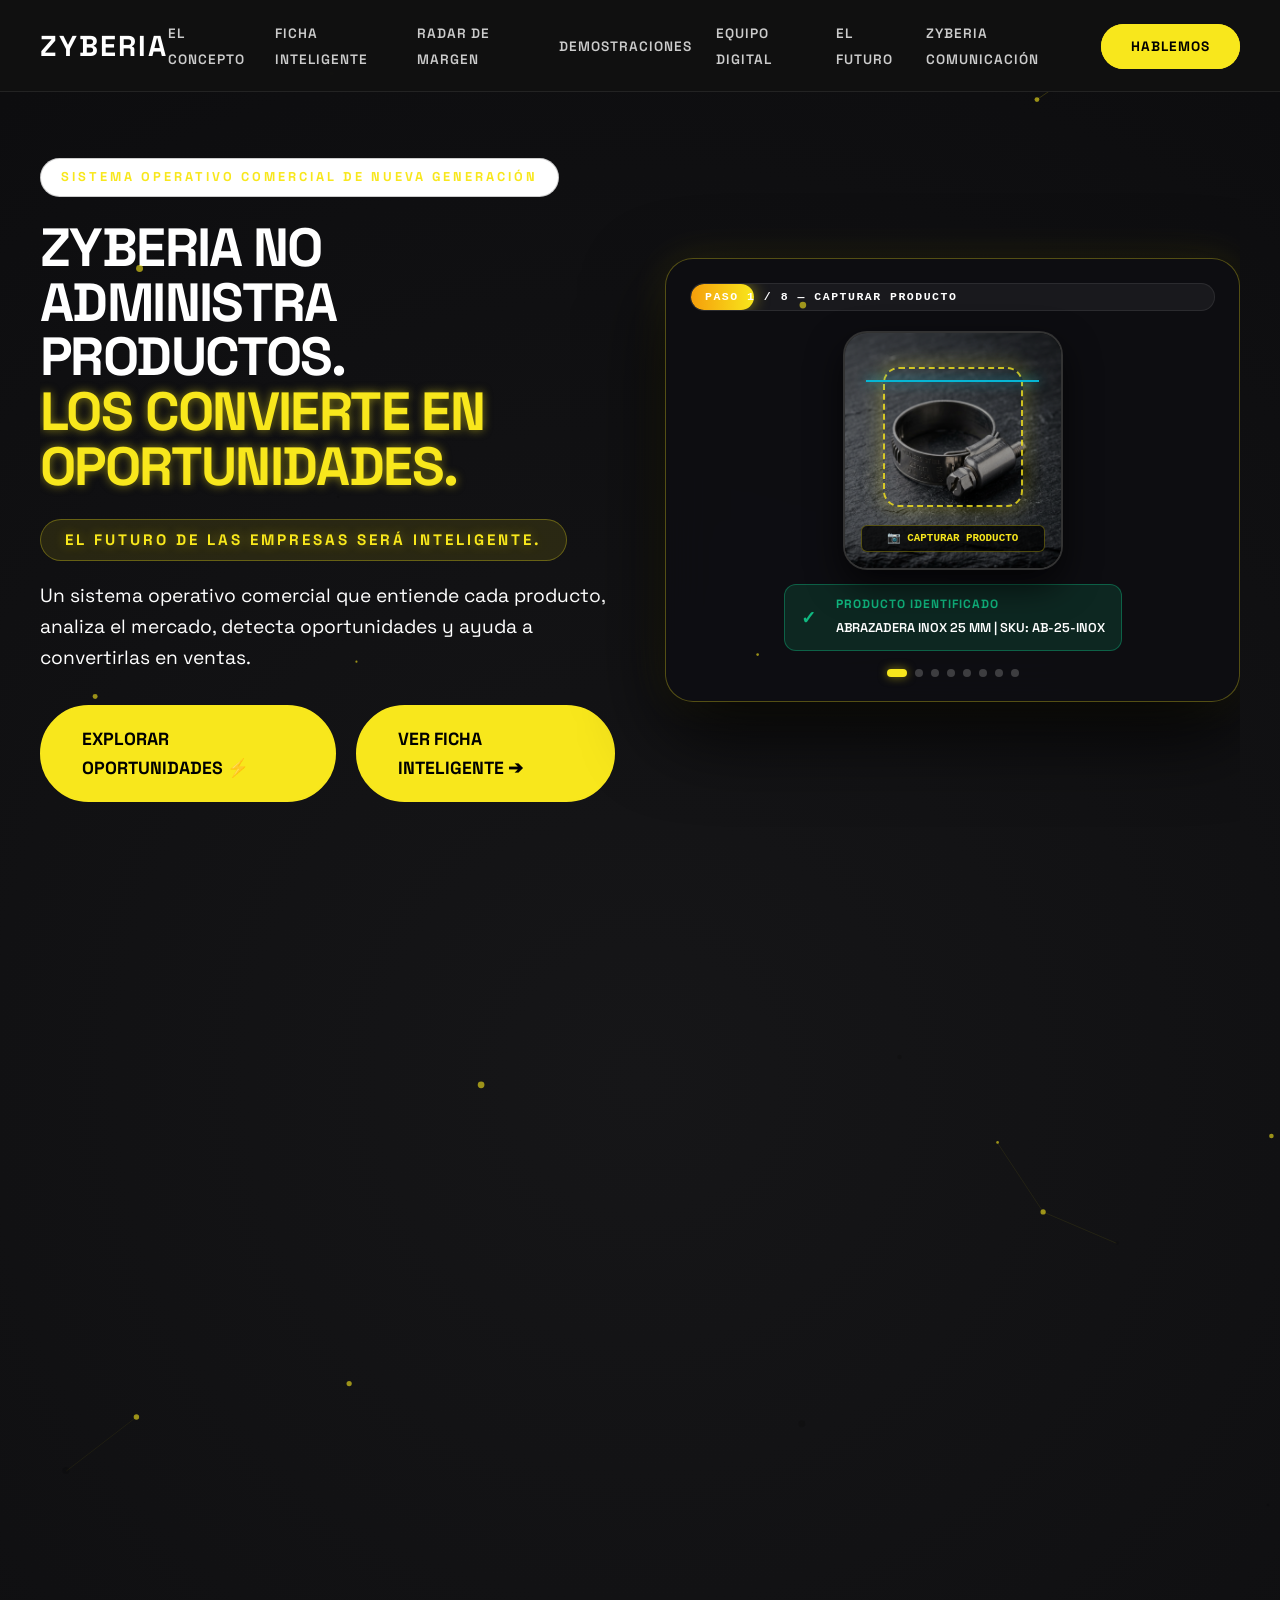
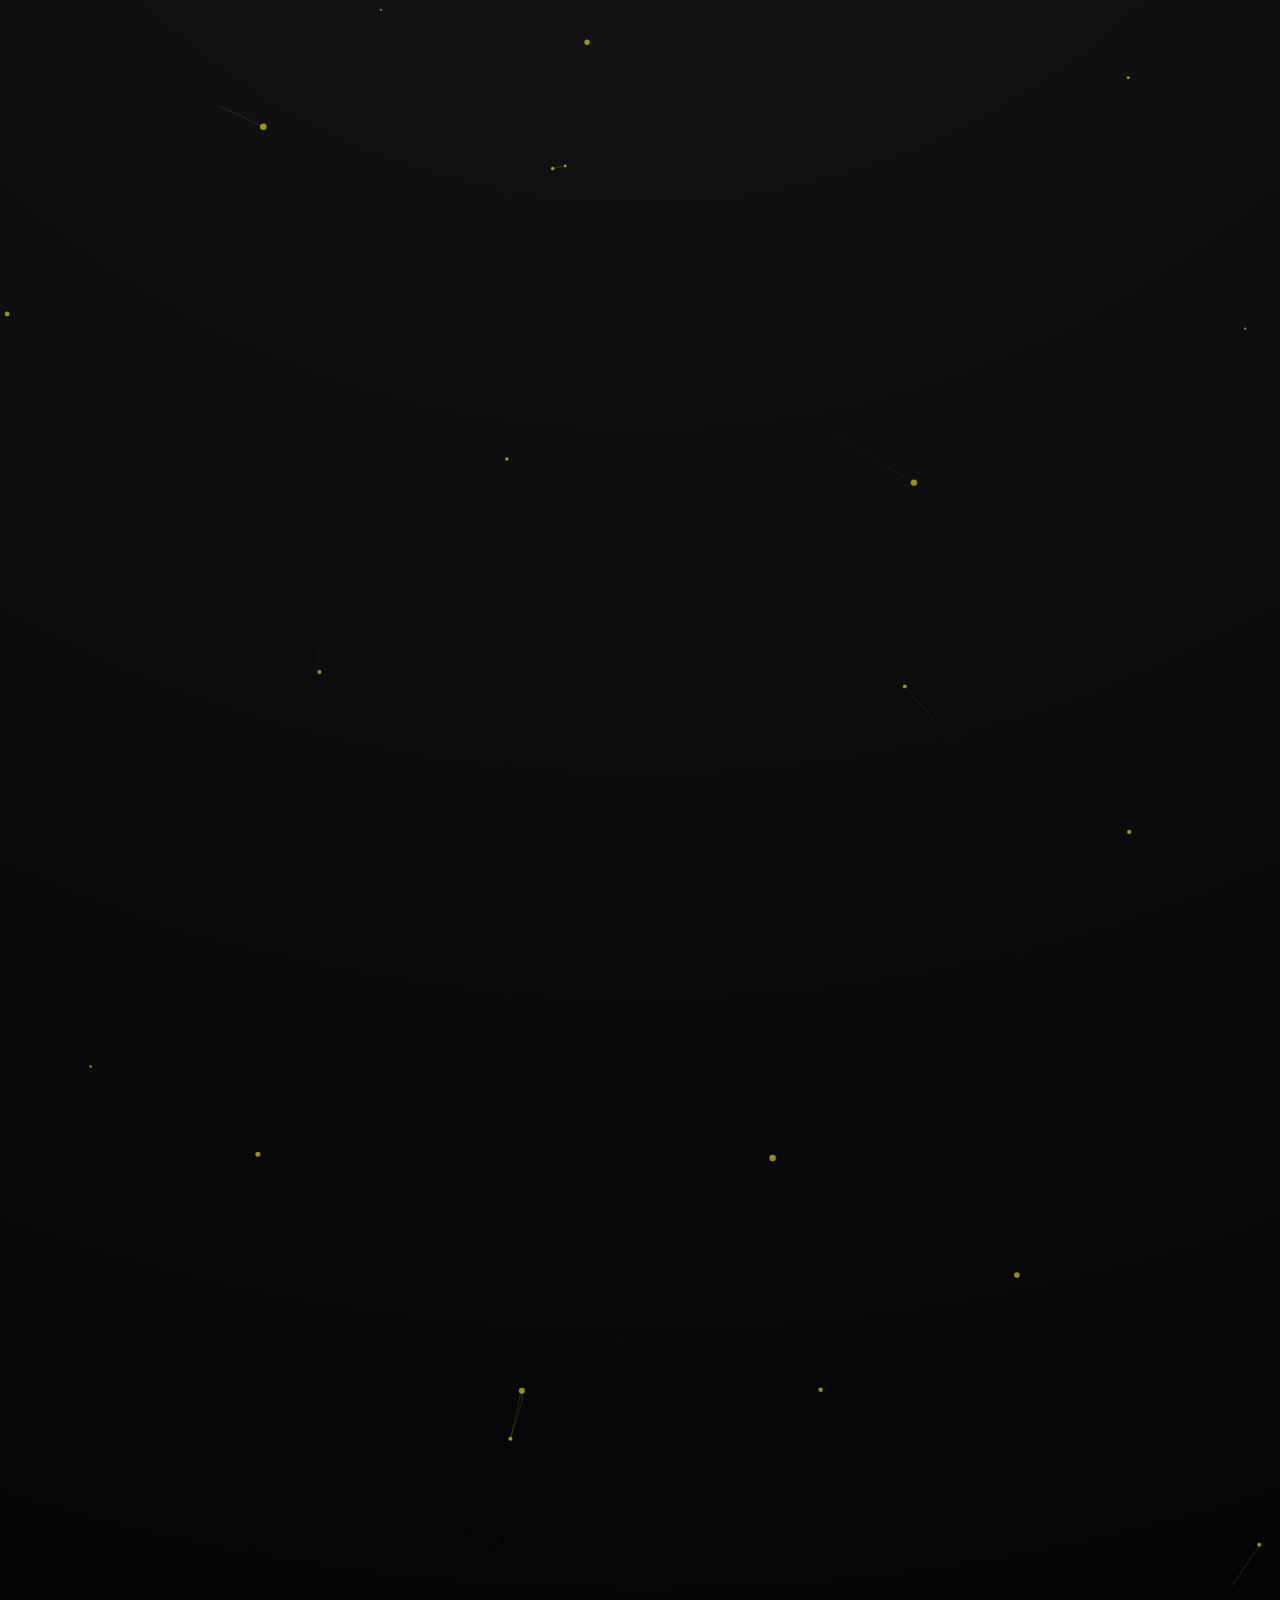
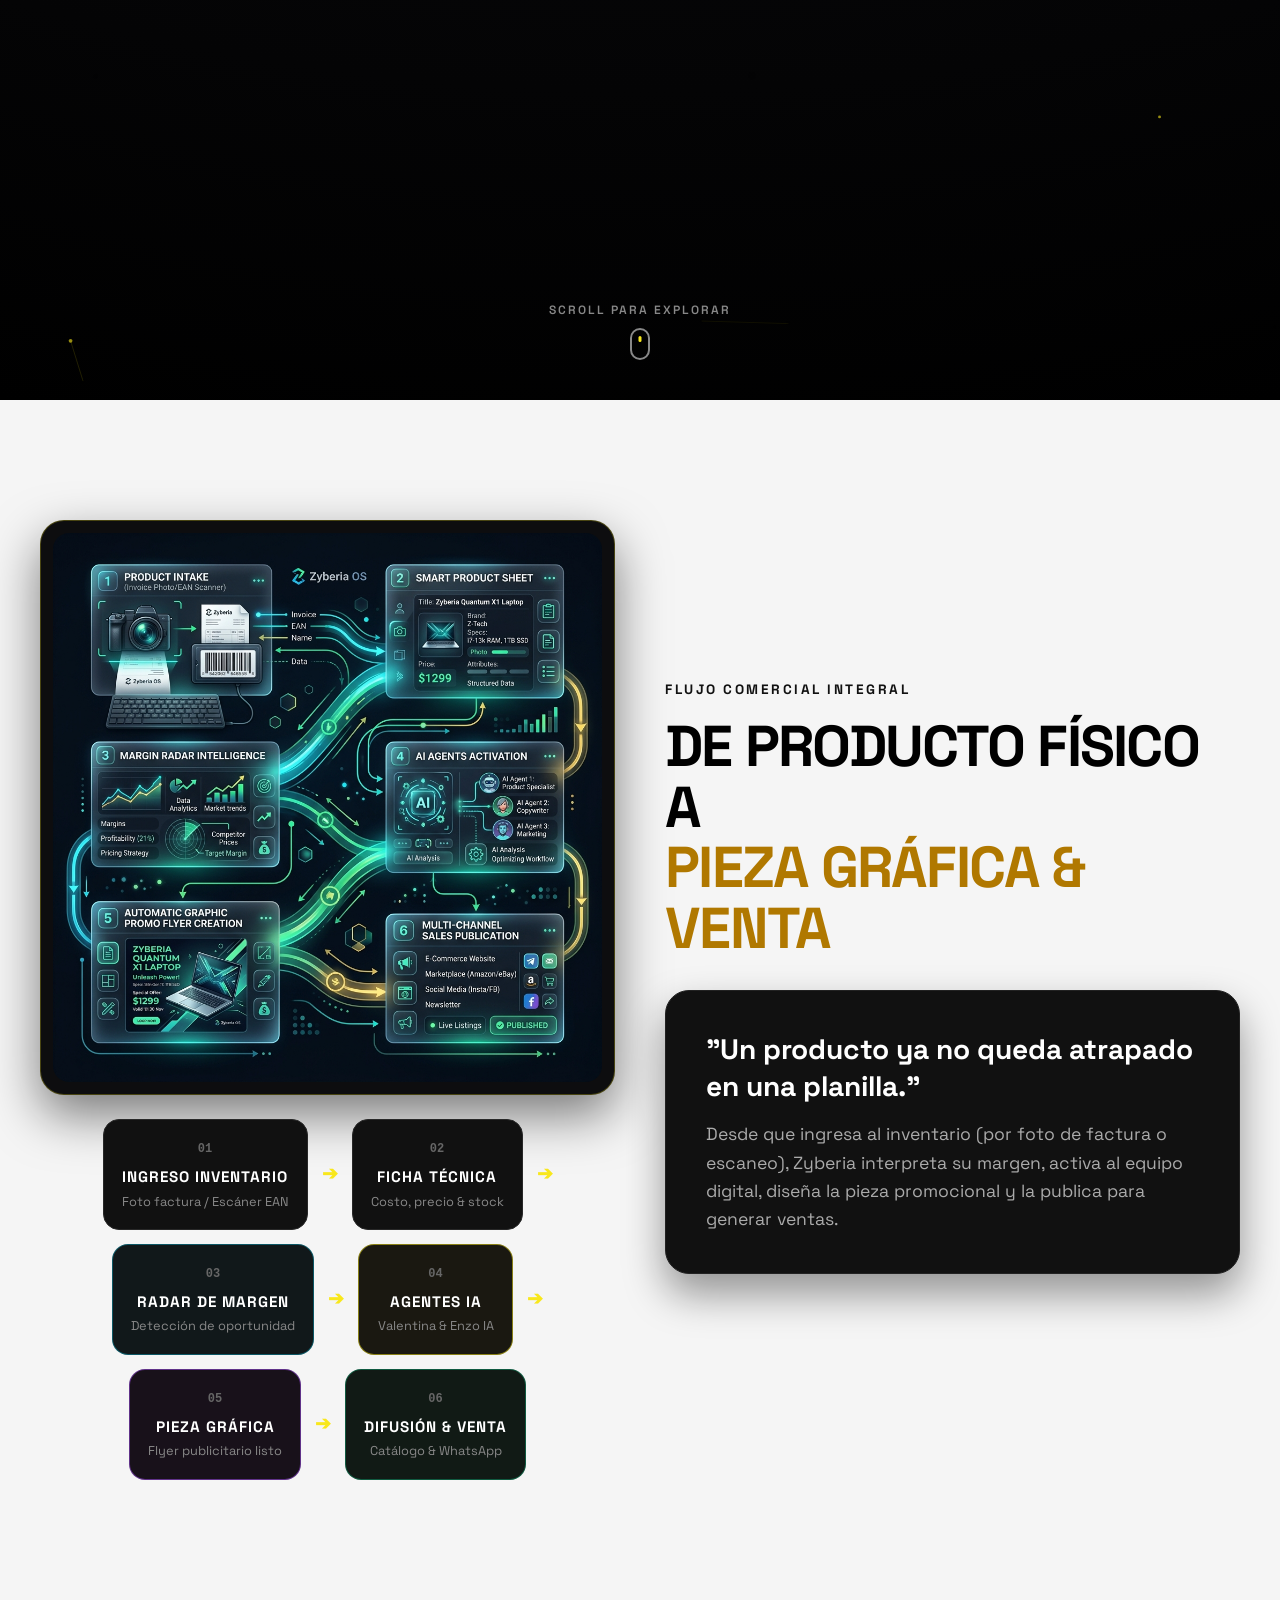
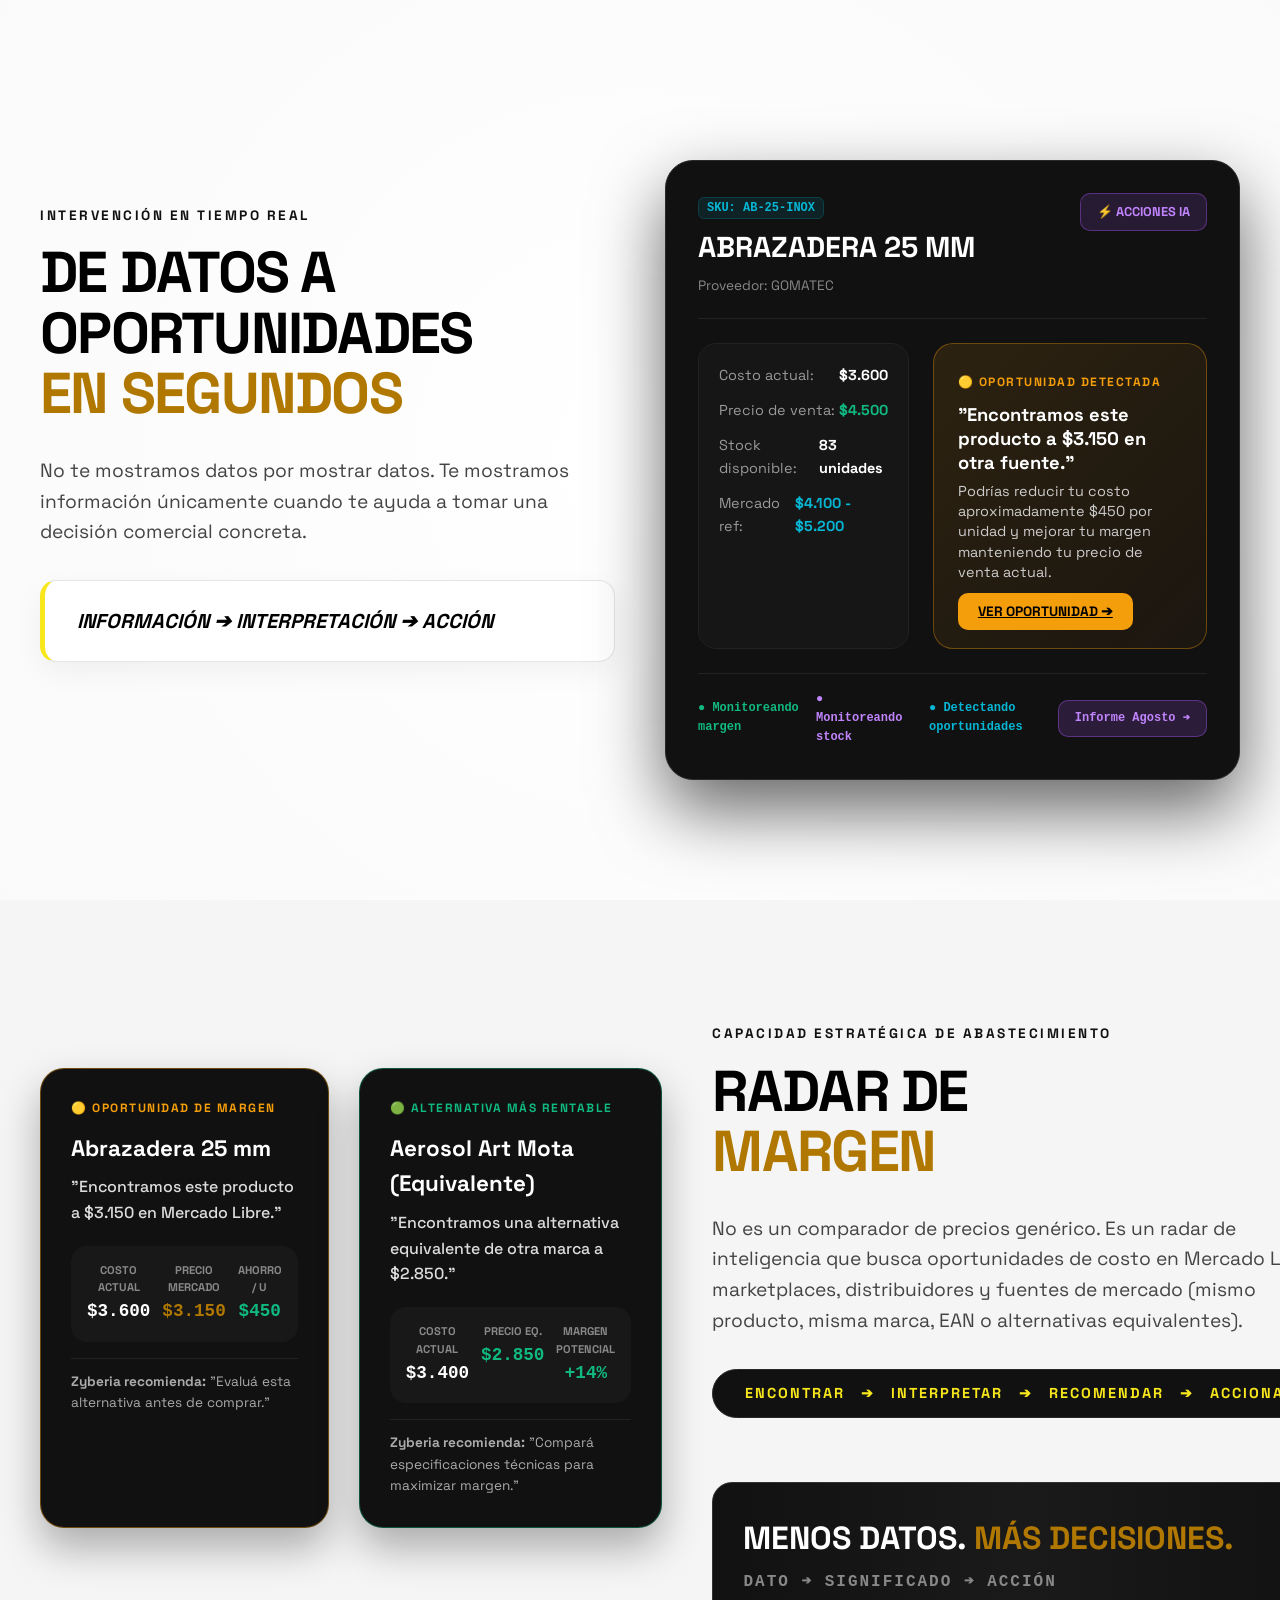
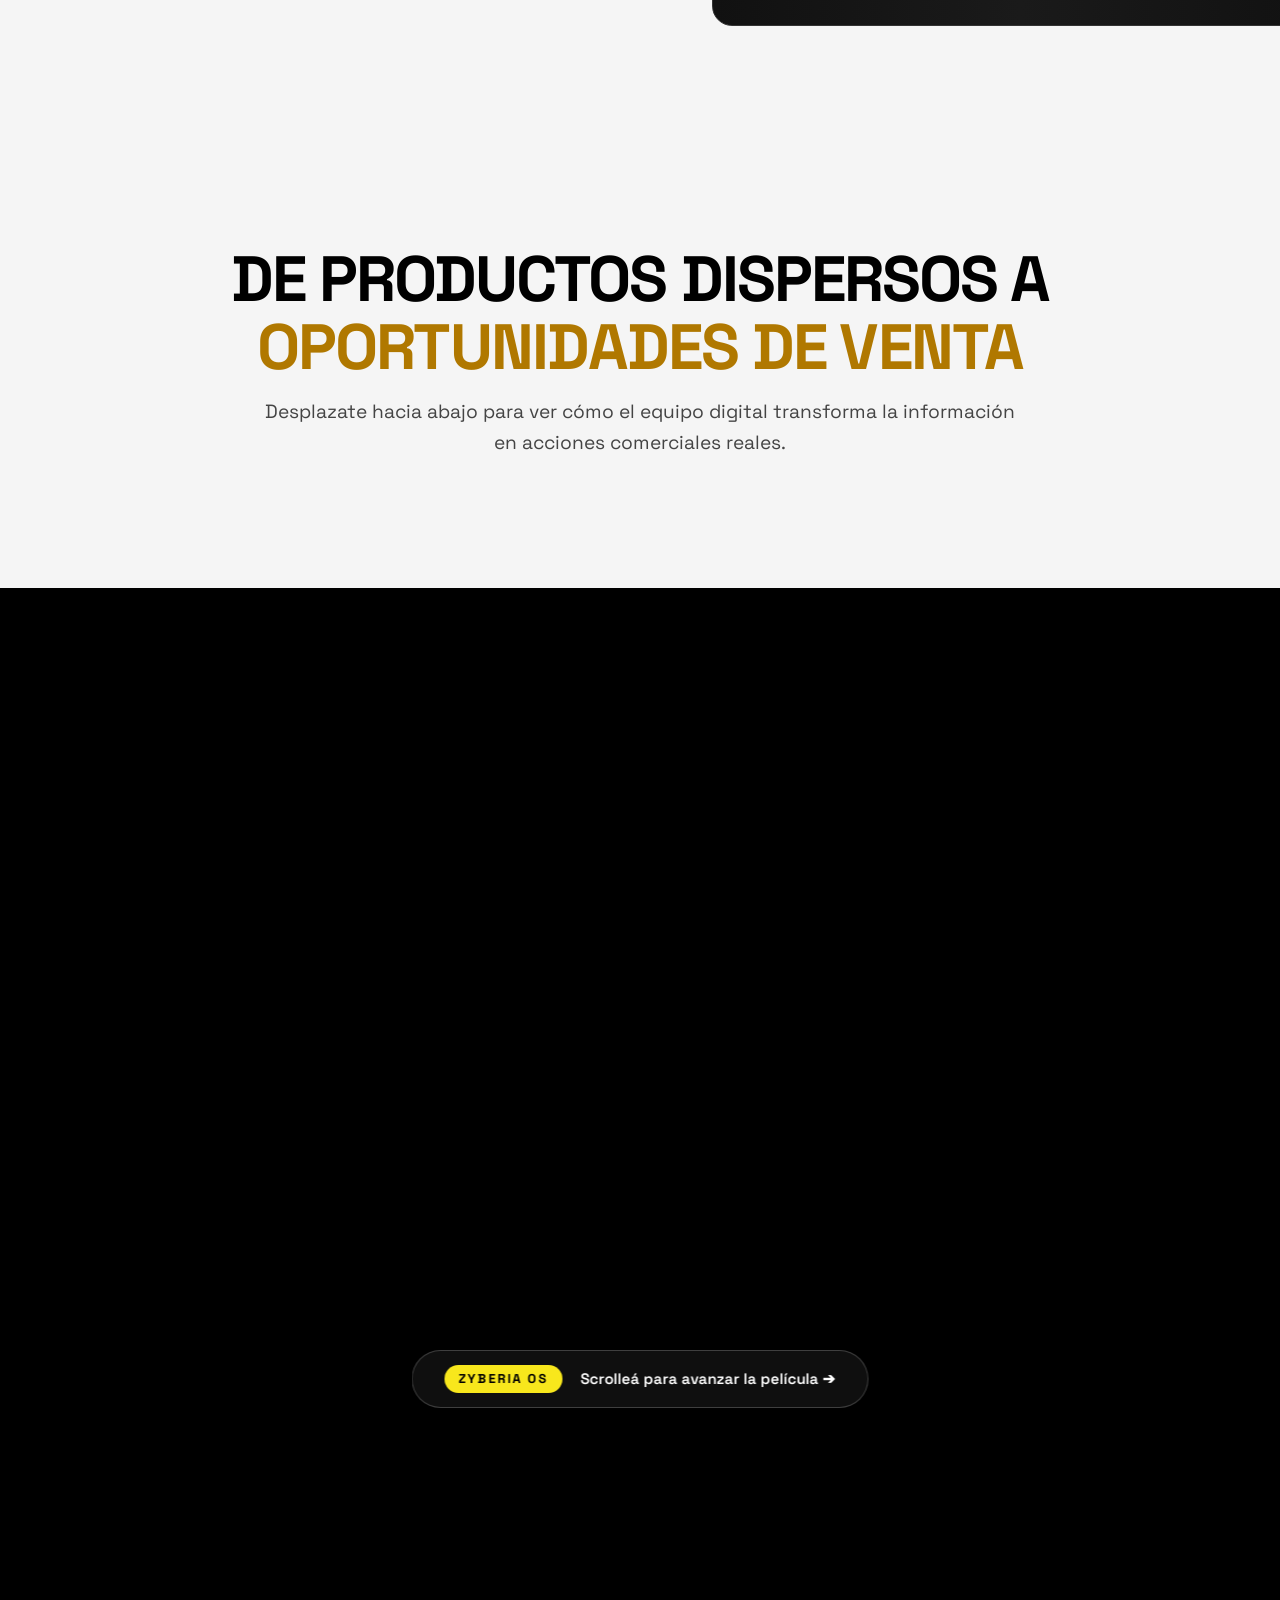
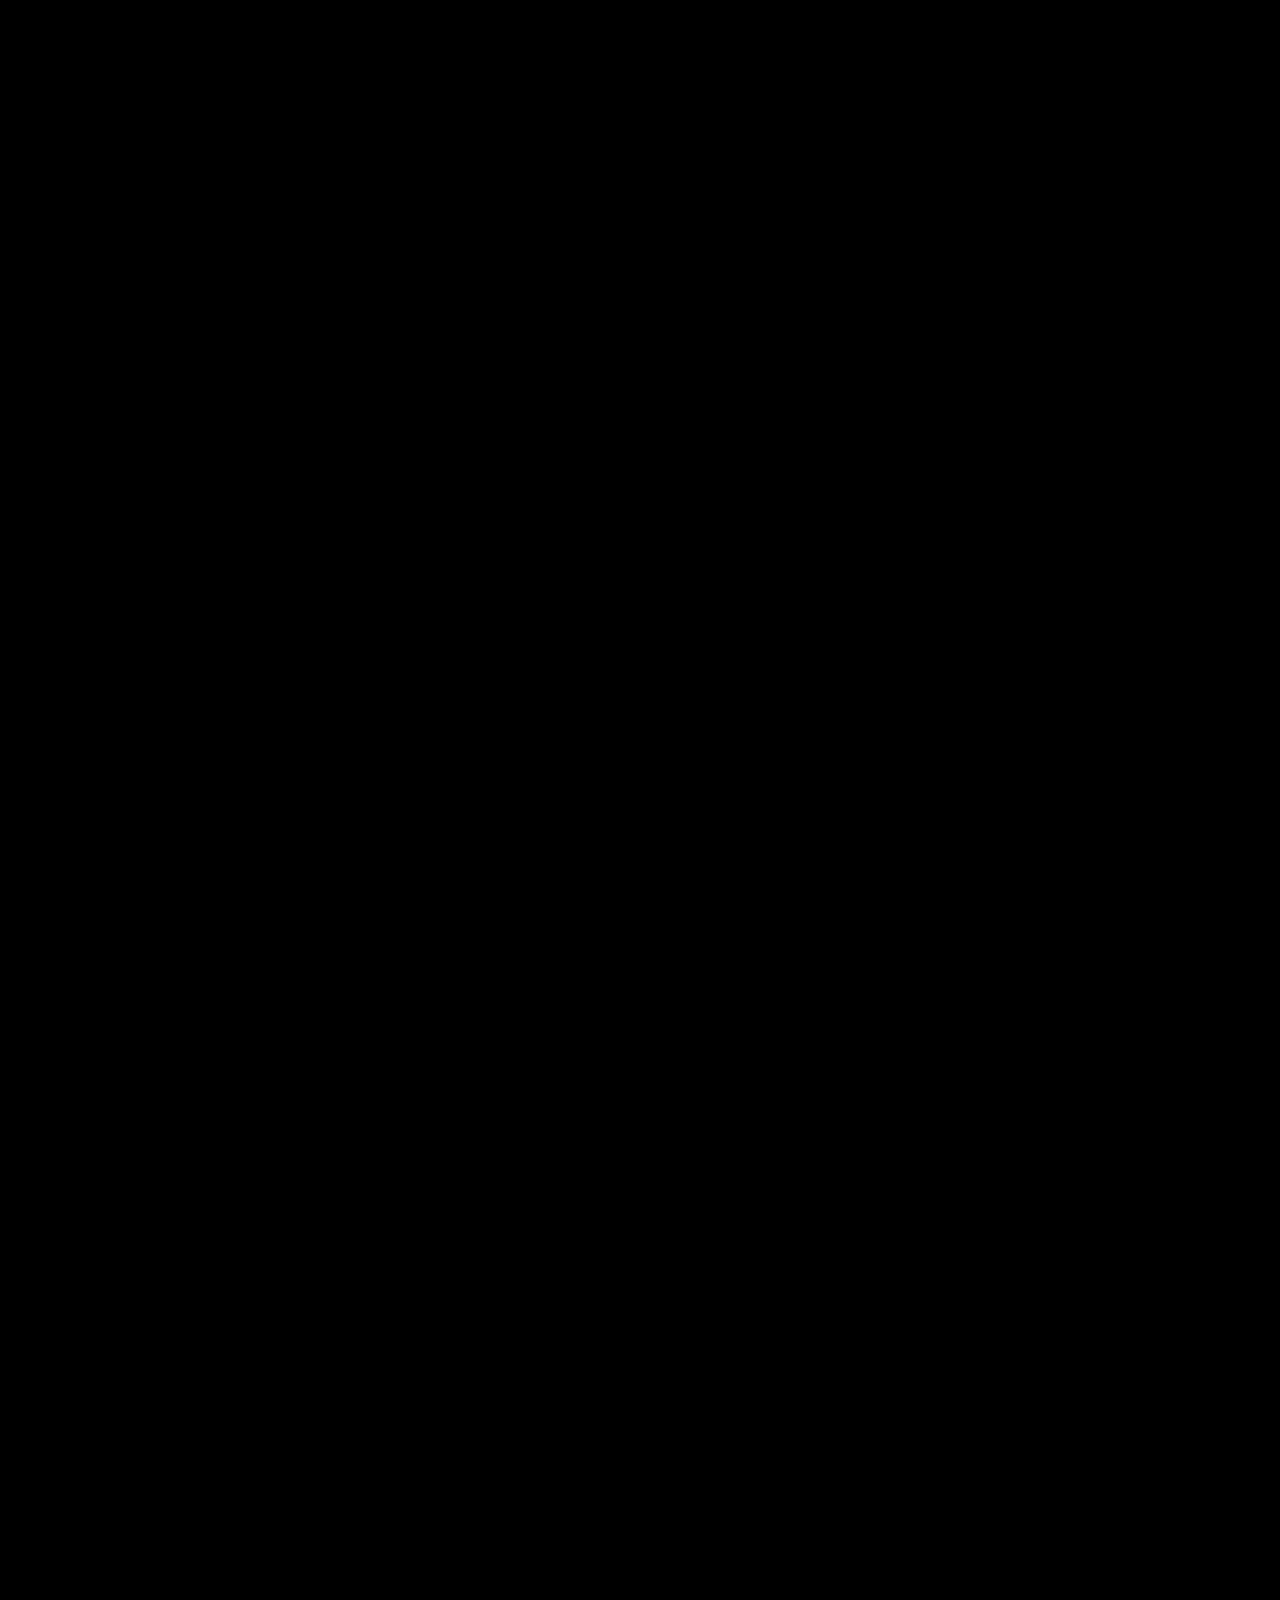
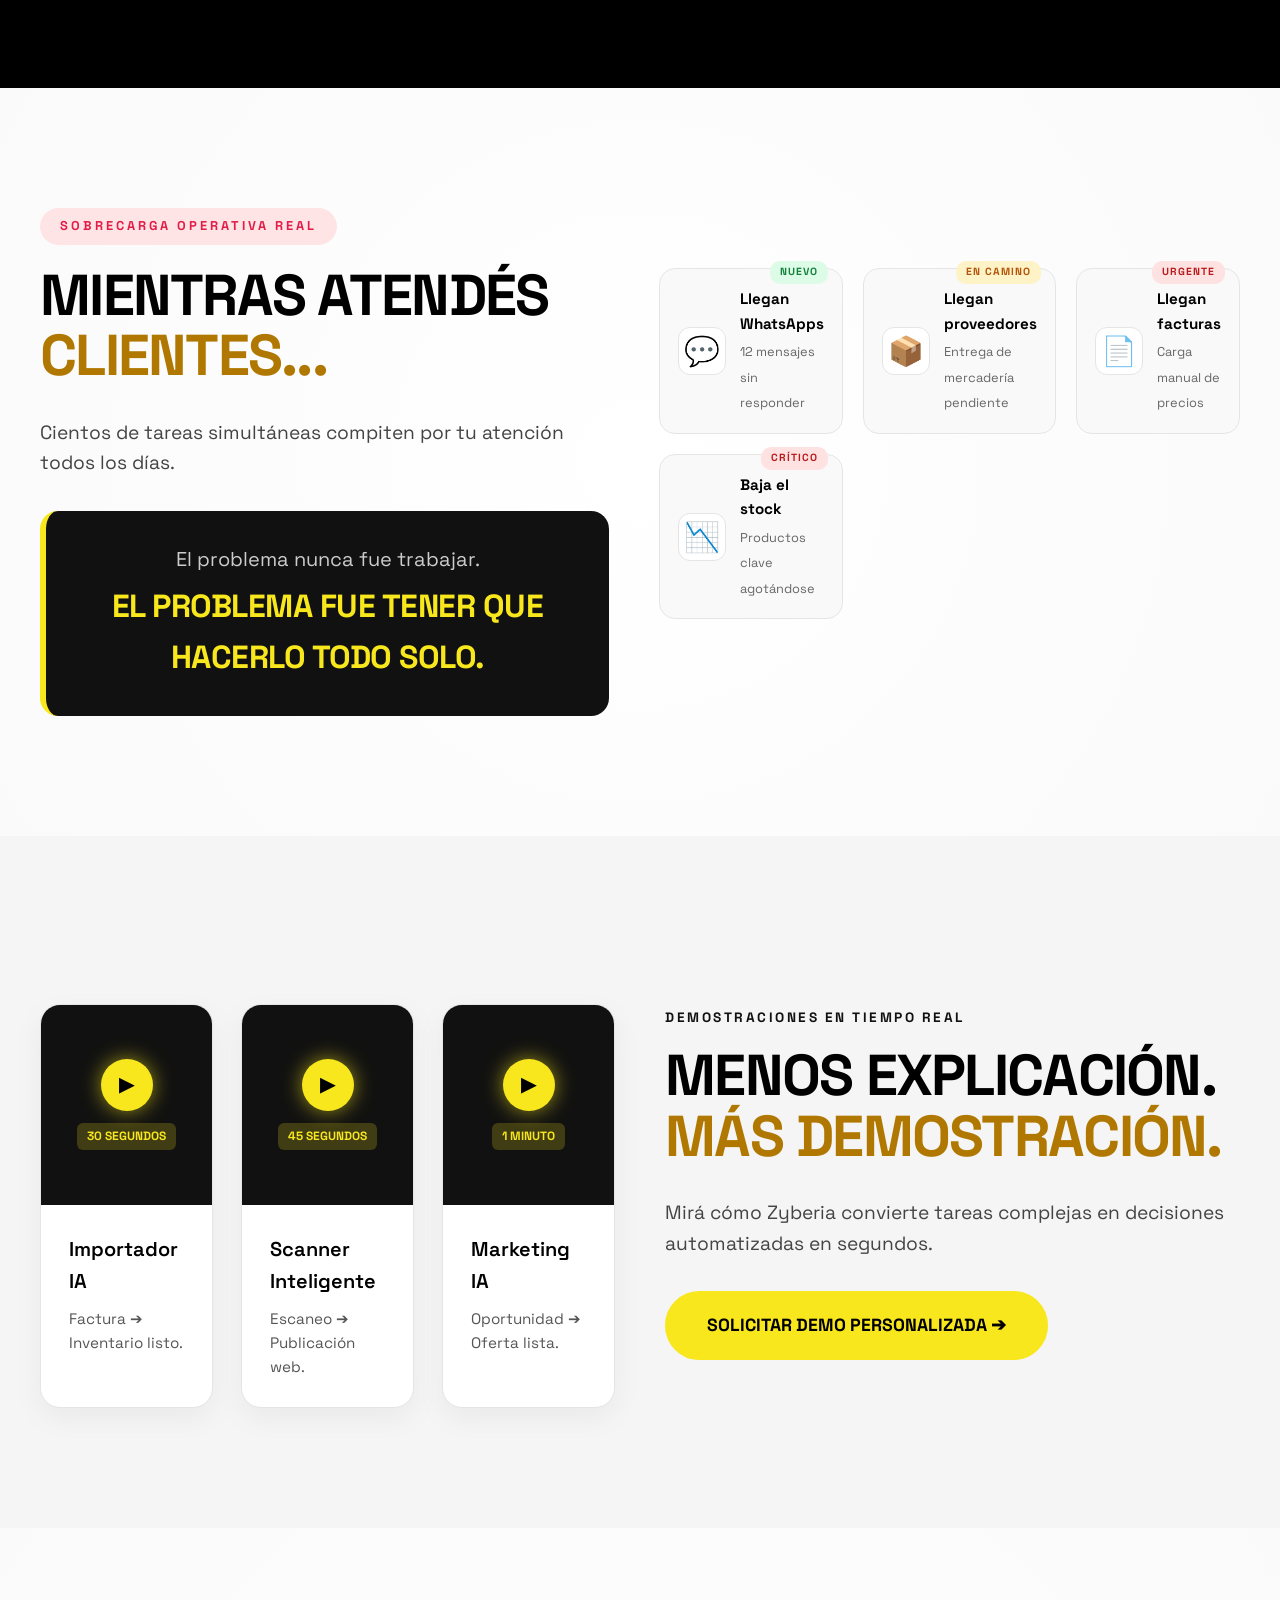
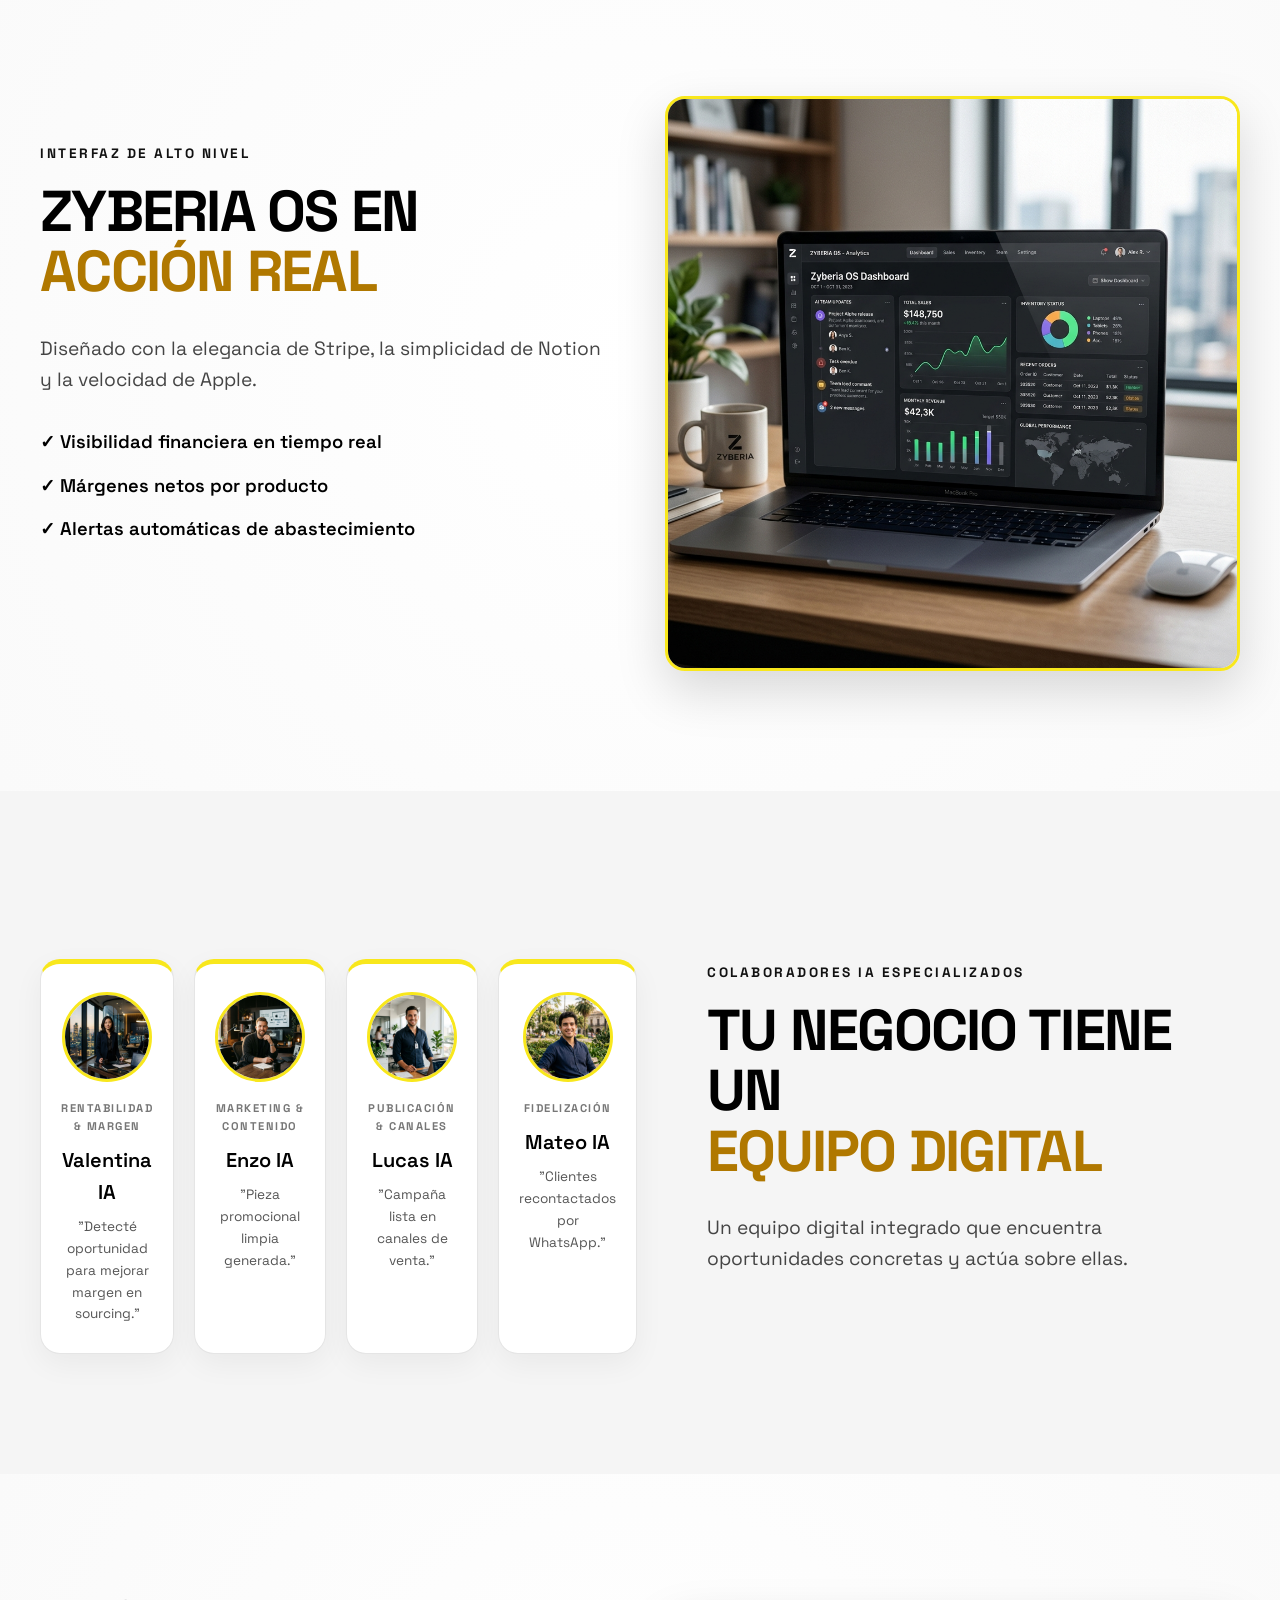
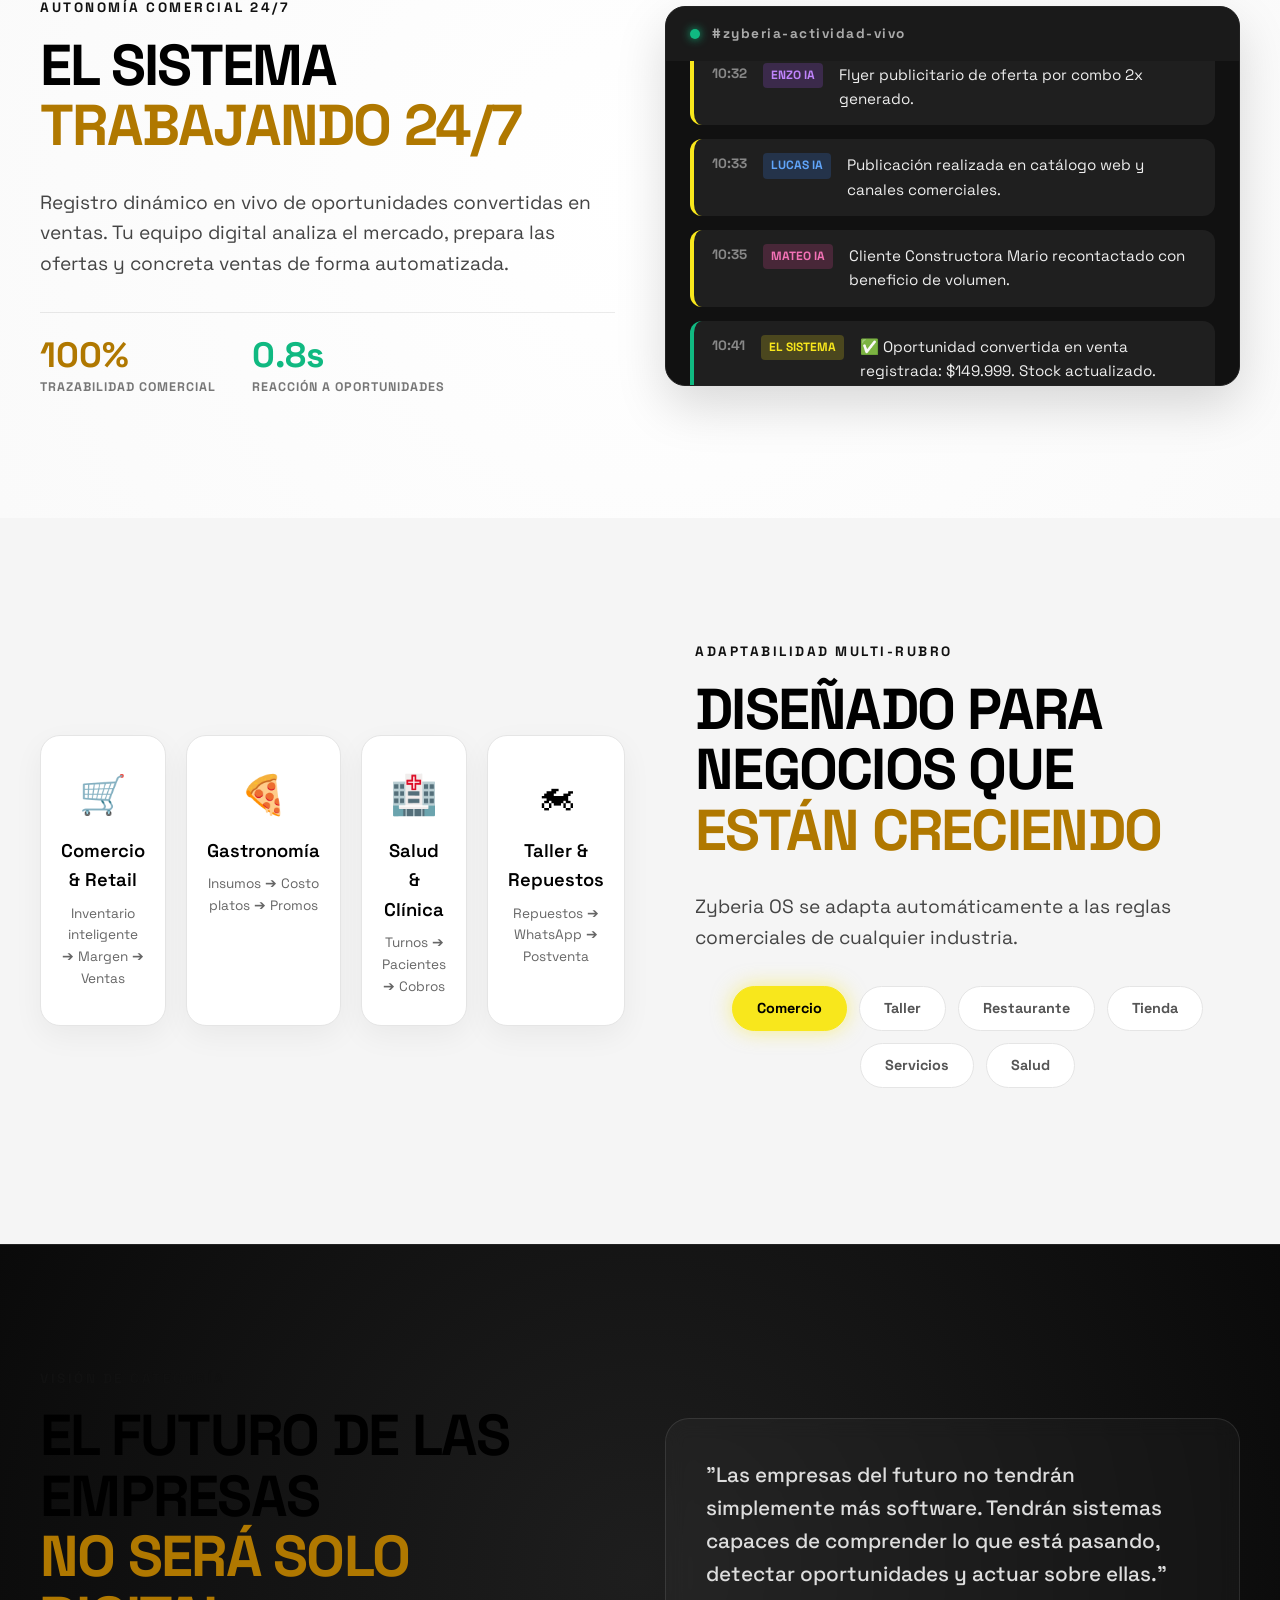
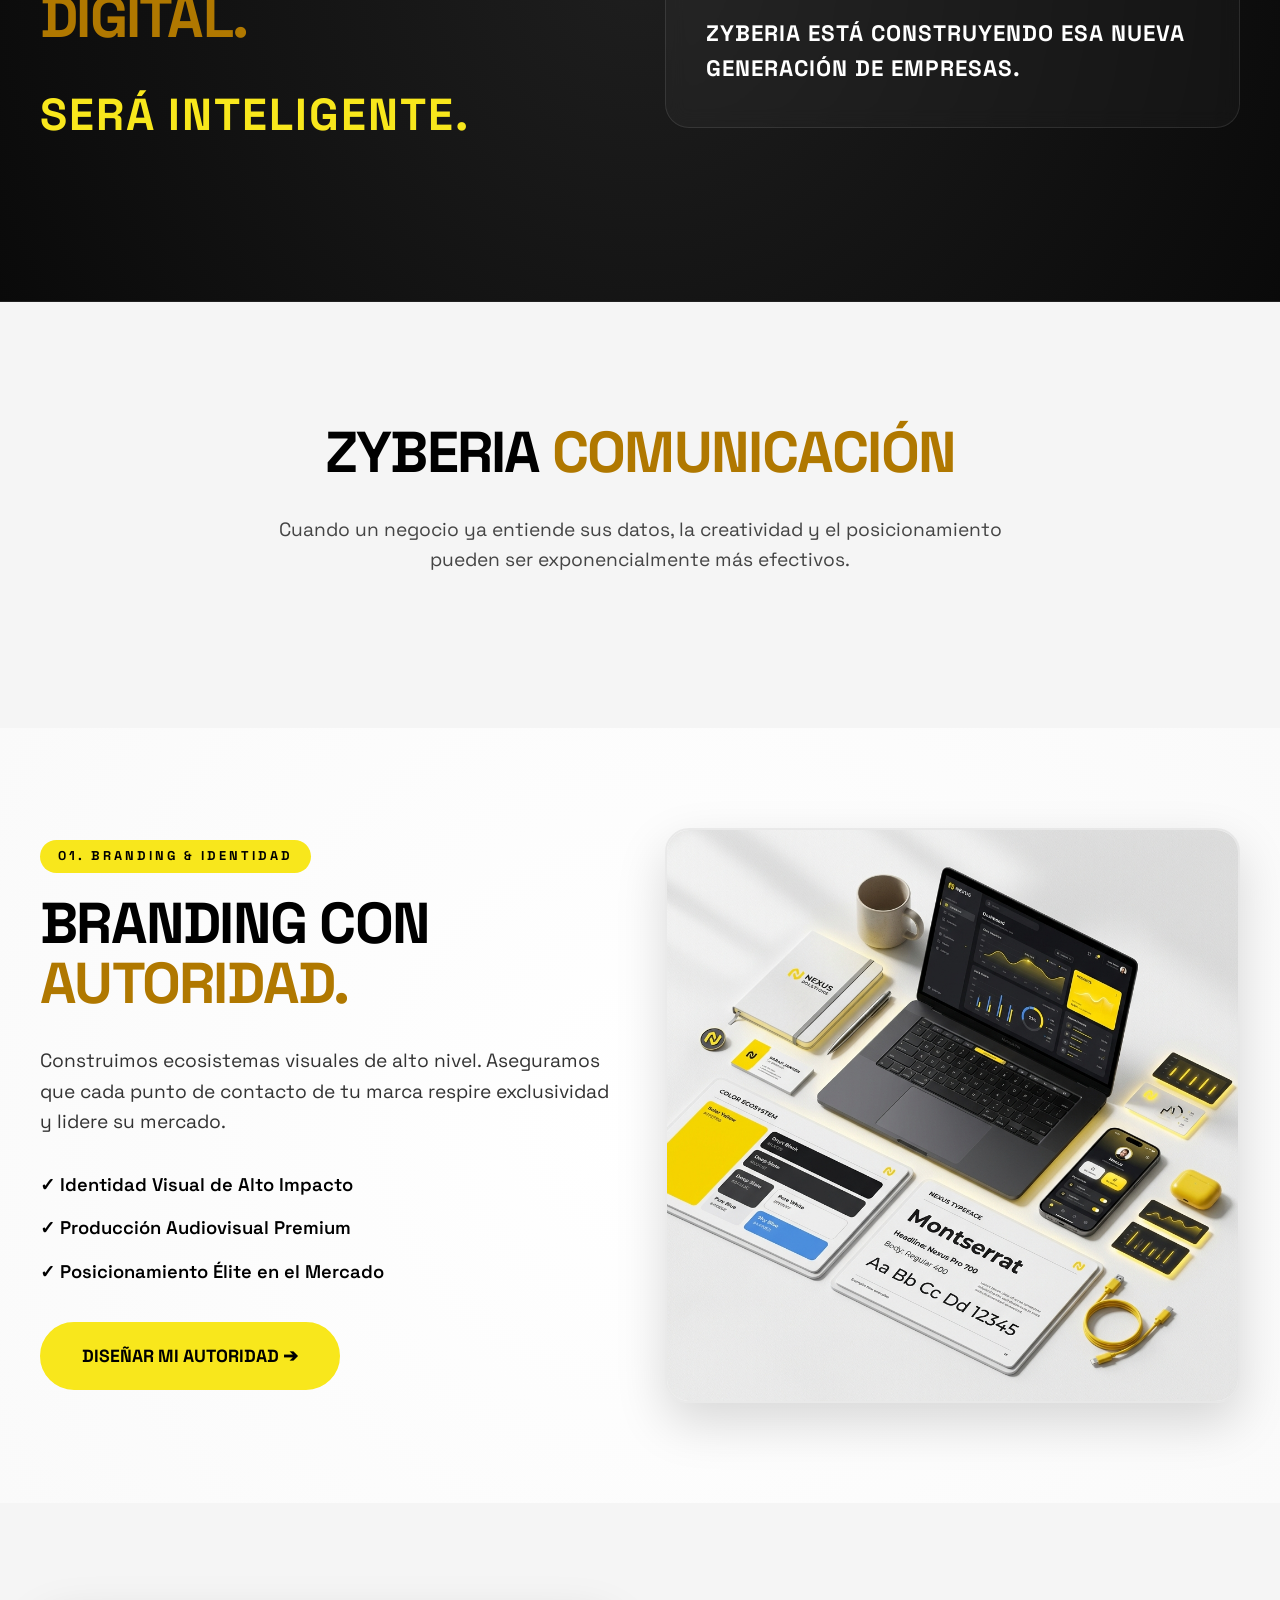
<file: backup_index.html>
<!DOCTYPE html>
<html lang="es">
<head>
    <meta charset="UTF-8">
    <meta name="robots" content="noindex, nofollow">
    <meta name="viewport" content="width=device-width, initial-scale=1.0">
    <title>ZYBERIA OS | Sistema Operativo Comercial & Inteligencia Comercial</title>
    <meta name="description" content="Zyberia OS es el sistema operativo comercial que entiende cada producto, analiza el mercado, detecta oportunidades y ayuda a convertirlas en ventas.">
    
    <!-- Fonts -->
    <link rel="preconnect" href="https://fonts.googleapis.com">
    <link rel="preconnect" href="https://fonts.gstatic.com" crossorigin>
    <link href="https://fonts.googleapis.com/css2?family=Space+Grotesk:wght@400;500;600;700;800;900&display=swap" rel="stylesheet">
    
    <link rel="stylesheet" href="style.css">
</head>
<body>

    <!-- NAVIGATION BAR -->
    <nav class="navbar" id="navbar">
        <div class="nav-container">
            <a href="#hero" class="nav-logo">
                <span class="logo-zyberia">ZYBERIA</span>
            </a>
            
            <ul class="nav-links" id="nav-menu">
                <li><a href="#concepto-oportunidad">El Concepto</a></li>
                <li><a href="#ficha-demo">Ficha Inteligente</a></li>
                <li><a href="#radar-margen">Radar de Margen</a></li>
                <li><a href="#demostraciones">Demostraciones</a></li>
                <li><a href="#equipo-digital">Equipo Digital</a></li>
                <li><a href="#futuro-inteligente">El Futuro</a></li>
                <li><a href="#comunicacion">Zyberia Comunicación</a></li>
                <li><a href="#contacto" class="nav-cta">Hablemos</a></li>
            </ul>

            <button class="nav-toggle" id="nav-toggle" aria-label="Menú">
                <span></span><span></span><span></span>
            </button>
        </div>
    </nav>

    <!-- ==================================================
         1. HERO: 2 COLUMNAS (TEXTO IZQ | MOCKUP DER)
         ================================================== -->
    <section id="hero" class="hero-dark hero-section">
        <canvas id="particles-bg"></canvas>
        <div class="container">
            <div class="grid-2col text-left-media-right reveal">
                <!-- Columna Texto (Izquierda) -->
                <div class="col-text">
                    <div class="hero-badge">SISTEMA OPERATIVO COMERCIAL DE NUEVA GENERACIÓN</div>
                    <h1 class="interactive-text">
                        ZYBERIA NO ADMINISTRA PRODUCTOS.<br>
                        <span class="text-yellow">LOS CONVIERTE EN OPORTUNIDADES.</span>
                    </h1>
                    <div class="hero-vision-tag">
                        <span>EL FUTURO DE LAS EMPRESAS SERÁ INTELIGENTE.</span>
                    </div>
                    <p class="section-desc text-left">
                        Un sistema operativo comercial que entiende cada producto, analiza el mercado, detecta oportunidades y ayuda a convertirlas en ventas.
                    </p>
                    <div class="hero-actions">
                        <a href="#concepto-oportunidad" class="btn btn-gold btn-lg">Explorar Oportunidades ⚡</a>
                        <a href="#ficha-demo" class="btn btn-primary btn-lg">Ver Ficha Inteligente ➔</a>
                    </div>
                </div>

                <!-- Columna Gráfico/Media (Derecha): SCROLLTELLING INTERACTIVO CINEMATOGRÁFICO DE 8 ESCENAS -->
                <div class="col-media">
                    <div class="hero-scrolltelling-stage" id="hero-stage">
                        <!-- Barra de Progreso y Paso -->
                        <div class="stage-progress-bar">
                            <div class="progress-fill" id="hero-progress-fill" style="width: 12%;"></div>
                            <span class="stage-step-label" id="hero-step-label">PASO 1 / 8 — CAPTURAR PRODUCTO</span>
                        </div>

                        <!-- Contenedor de Escenas Cinematográficas -->
                        <div class="stage-scene-wrapper">
                            
                            <!-- ESCENA 01 & 02: Captura con Celular y Escaneo EAN -->
                            <div class="scene-layer scene-01 active" id="scene-01">
                                <div class="mobile-frame-mockup">
                                    <div class="mobile-camera-overlay">
                                        <span class="camera-target-box"></span>
                                        <div class="scan-laser-line" id="scan-laser"></div>
                                        <span class="cam-badge">📷 CAPTURAR PRODUCTO</span>
                                    </div>
                                    <img src="assets/hero_product_abrazadera.png" alt="Abrazadera Inox 25mm" class="captured-product-img">
                                </div>
                                <div class="scan-result-tag" id="scan-result">
                                    <span class="check-icon">✓</span>
                                    <div>
                                        <strong>PRODUCTO IDENTIFICADO</strong>
                                        <span>ABRAZADERA INOX 25 MM | SKU: AB-25-INOX</span>
                                    </div>
                                </div>
                            </div>

                            <!-- ESCENA 03 & 04 & 05: Reconocimiento IA, Ficha Inteligente y Módulos de Análisis -->
                            <div class="scene-layer scene-04" id="scene-04">
                                <div class="smart-card-hero">
                                    <div class="card-hero-head">
                                        <span class="tag-sku">SKU: AB-25-INOX</span>
                                        <h3>ABRAZADERA INOX 25 MM</h3>
                                        <span class="tag-brand">Marca: ACEROMAX</span>
                                    </div>
                                    <div class="card-hero-metrics">
                                        <div class="metric-box">
                                            <span>Costo Actual:</span>
                                            <strong class="font-mono">$3.600</strong>
                                        </div>
                                        <div class="metric-box highlight">
                                            <span>Precio Venta:</span>
                                            <strong class="font-mono text-green">$4.500</strong>
                                        </div>
                                        <div class="metric-box">
                                            <span>Stock:</span>
                                            <strong class="font-mono">83 u.</strong>
                                        </div>
                                        <div class="metric-box">
                                            <span>Margen:</span>
                                            <strong class="font-mono text-yellow">25%</strong>
                                        </div>
                                    </div>

                                    <!-- Módulos de Análisis Conectados -->
                                    <div class="connected-modules-row" id="connected-modules">
                                        <span class="module-chip active">📊 Mercado</span>
                                        <span class="module-chip active">💡 Precios</span>
                                        <span class="module-chip active">📈 Competencia</span>
                                        <span class="module-chip active">📦 Stock</span>
                                    </div>
                                </div>
                            </div>

                            <!-- ESCENA 06: Oportunidad Detectada -->
                            <div class="scene-layer scene-06" id="scene-06">
                                <div class="hero-opp-card-alert">
                                    <div class="opp-alert-badge">⚡ OPORTUNIDAD DETECTADA</div>
                                    <h4>Encontramos este producto a $3.150</h4>
                                    <div class="opp-delta-box">
                                        <div class="delta-item">
                                            <span class="lbl">Costo Actual</span>
                                            <span class="val">$3.600</span>
                                        </div>
                                        <span class="delta-arrow">➔</span>
                                        <div class="delta-item">
                                            <span class="lbl">Costo Encontrado</span>
                                            <span class="val text-yellow">$3.150</span>
                                        </div>
                                    </div>
                                    <div class="opp-savings-pill">
                                        <span>AHORRO POTENCIAL:</span>
                                        <strong class="text-green">$450 / unidad</strong>
                                    </div>
                                    <p class="opp-rec-sub">"Zyberia recomienda evaluar esta alternativa de abastecimiento."</p>
                                </div>
                            </div>

                            <!-- ESCENA 07 & 08: Pieza Comercial Generada y Listo para Vender -->
                            <div class="scene-layer scene-07" id="scene-07">
                                <div class="generated-flyer-wrapper">
                                    <div class="flyer-generation-badge">🎨 PIEZA COMERCIAL GENERADA POR ENZO IA</div>
                                    <div class="flyer-card-preview">
                                        <img src="assets/hero_generated_flyer.png" alt="Flyer promocional generado por Zyberia OS" class="flyer-img">
                                    </div>
                                    <div class="ready-to-sell-tags" id="ready-tags">
                                        <span class="sell-tag">✓ CATÁLOGO WEB</span>
                                        <span class="sell-tag">✓ MARKETPLACE</span>
                                        <span class="sell-tag">✓ WHATSAPP</span>
                                    </div>
                                </div>
                            </div>

                        </div>

                        <!-- Navegación por Pasos Interactivos -->
                        <div class="stage-dots-nav">
                            <span class="dot active" data-step="0" title="1. Capturar Producto"></span>
                            <span class="dot" data-step="1" title="2. Escaneo EAN"></span>
                            <span class="dot" data-step="2" title="3. Reconocimiento IA"></span>
                            <span class="dot" data-step="3" title="4. Ficha Inteligente"></span>
                            <span class="dot" data-step="4" title="5. Análisis Mercado"></span>
                            <span class="dot" data-step="5" title="6. Oportunidad Detectada"></span>
                            <span class="dot" data-step="6" title="7. Generar Pieza Comercial"></span>
                            <span class="dot" data-step="7" title="8. Listo para Vender"></span>
                        </div>
                    </div>
                </div>
            </div>
        </div>
        <div class="scroll-indicator">
            <span>Scroll para explorar</span>
            <div class="mouse-icon"></div>
        </div>
    </section>

    <!-- ==================================================
         2. CONCEPTO: FLUJO COMPLETO DE PRODUCTO A PIEZA GRÁFICA & VENTA
         ================================================== -->
    <section id="concepto-oportunidad" class="section conceptual-transformation-section alt-bg">
        <div class="container">
            <div class="grid-2col media-left-text-right reveal">
                <!-- Columna Gráfico/Flujo (Izquierda) -->
                <div class="col-media">
                    <div class="product-flow-visual-box">
                        <img src="assets/product_flow_diagram.png" alt="Flujo completo de Producto a Pieza Gráfica en Zyberia OS" class="flow-diagram-img">
                    </div>

                    <!-- Pasos del Flujo -->
                    <div class="transformation-flow-grid">
                        <div class="flow-step-card">
                            <span class="flow-step-num">01</span>
                            <h4>INGRESO INVENTARIO</h4>
                            <p>Foto factura / Escáner EAN</p>
                        </div>
                        <div class="flow-arrow">➔</div>

                        <div class="flow-step-card">
                            <span class="flow-step-num">02</span>
                            <h4>FICHA TÉCNICA</h4>
                            <p>Costo, precio & stock</p>
                        </div>
                        <div class="flow-arrow">➔</div>

                        <div class="flow-step-card highlight-cyan">
                            <span class="flow-step-num">03</span>
                            <h4>RADAR DE MARGEN</h4>
                            <p>Detección de oportunidad</p>
                        </div>
                        <div class="flow-arrow">➔</div>

                        <div class="flow-step-card highlight-gold">
                            <span class="flow-step-num">04</span>
                            <h4>AGENTES IA</h4>
                            <p>Valentina & Enzo IA</p>
                        </div>
                        <div class="flow-arrow">➔</div>

                        <div class="flow-step-card highlight-purple">
                            <span class="flow-step-num">05</span>
                            <h4>PIEZA GRÁFICA</h4>
                            <p>Flyer publicitario listo</p>
                        </div>
                        <div class="flow-arrow">➔</div>

                        <div class="flow-step-card highlight-green">
                            <span class="flow-step-num">06</span>
                            <h4>DIFUSIÓN & VENTA</h4>
                            <p>Catálogo & WhatsApp</p>
                        </div>
                    </div>
                </div>

                <!-- Columna Texto (Derecha) -->
                <div class="col-text">
                    <div class="section-badge">FLUJO COMERCIAL INTEGRAL</div>
                    <h2 class="section-title text-left">DE PRODUCTO FÍSICO A <br><span class="text-yellow">PIEZA GRÁFICA & VENTA</span></h2>
                    
                    <div class="conceptual-quote-box">
                        <p class="conceptual-main-text">"Un producto ya no queda atrapado en una planilla."</p>
                        <p class="conceptual-sub-text">Desde que ingresa al inventario (por foto de factura o escaneo), Zyberia interpreta su margen, activa al equipo digital, diseña la pieza promocional y la publica para generar ventas.</p>
                    </div>
                </div>
            </div>
        </div>
    </section>

    <!-- ==================================================
         3. FICHA INTELIGENTE: 2 COLUMNAS (TEXTO IZQ | FICHA DER)
         ================================================== -->
    <section id="ficha-demo" class="section product-ficha-demo-section">
        <div class="container">
            <div class="grid-2col text-left-media-right reveal">
                <!-- Columna Texto (Izquierda) -->
                <div class="col-text">
                    <div class="section-badge">INTERVENCIÓN EN TIEMPO REAL</div>
                    <h2 class="section-title text-left">DE DATOS A OPORTUNIDADES <br><span class="text-yellow">EN SEGUNDOS</span></h2>
                    <p class="section-desc text-left">
                        No te mostramos datos por mostrar datos. Te mostramos información únicamente cuando te ayuda a tomar una decisión comercial concreta.
                    </p>
                    <div class="quote-card-box">
                        <p class="quote-text">INFORMACIÓN ➔ INTERPRETACIÓN ➔ ACCIÓN</p>
                    </div>
                </div>

                <!-- Columna Gráfico/Ficha (Derecha) -->
                <div class="col-media">
                    <div class="smart-ficha-container">
                        <div class="smart-ficha-card">
                            <div class="smart-ficha-header">
                                <div class="smart-ficha-title">
                                    <span class="sku-badge">SKU: AB-25-INOX</span>
                                    <h3>ABRAZADERA 25 MM</h3>
                                    <span class="supplier-tag">Proveedor: GOMATEC</span>
                                </div>
                                <div class="smart-ficha-actions">
                                    <span class="ai-action-btn">⚡ ACCIONES IA</span>
                                </div>
                            </div>

                            <div class="smart-ficha-grid">
                                <div class="smart-data-box">
                                    <div class="data-row">
                                        <span>Costo actual:</span>
                                        <strong class="font-mono">$3.600</strong>
                                    </div>
                                    <div class="data-row highlight-price">
                                        <span>Precio de venta:</span>
                                        <strong class="font-mono text-green">$4.500</strong>
                                    </div>
                                    <div class="data-row">
                                        <span>Stock disponible:</span>
                                        <strong class="font-mono">83 unidades</strong>
                                    </div>
                                    <div class="data-row">
                                        <span>Mercado ref:</span>
                                        <strong class="font-mono text-cyan">$4.100 - $5.200</strong>
                                    </div>
                                </div>

                                <div class="smart-opportunity-highlight-card">
                                    <div class="opp-header">
                                        <span class="opp-badge">🟡 OPORTUNIDAD DETECTADA</span>
                                    </div>
                                    <p class="opp-statement">"Encontramos este producto a $3.150 en otra fuente."</p>
                                    <p class="opp-substatement">Podrías reducir tu costo aproximadamente $450 por unidad y mejorar tu margen manteniendo tu precio de venta actual.</p>
                                    
                                    <div class="opp-action-bar">
                                        <a href="#contacto" class="btn-opp-cta">VER OPORTUNIDAD ➔</a>
                                    </div>
                                </div>
                            </div>

                            <div class="smart-ficha-footer">
                                <div class="status-indicator-group">
                                    <span class="ind-dot emerald">● Monitoreando margen</span>
                                    <span class="ind-dot purple">● Monitoreando stock</span>
                                    <span class="ind-dot cyan">● Detectando oportunidades</span>
                                </div>
                                <a href="#contacto" class="btn-informe-pill">Informe Agosto ➔</a>
                            </div>
                        </div>
                    </div>
                </div>
            </div>
        </div>
    </section>

    <!-- ==================================================
         4. RADAR DE MARGEN: 2 COLUMNAS (RADAR CARDS IZQ | TEXTO DER)
         ================================================== -->
    <section id="radar-margen" class="section radar-section alt-bg">
        <div class="container">
            <div class="grid-2col media-left-text-right reveal">
                <!-- Columna Gráfico/Tarjetas (Izquierda) -->
                <div class="col-media">
                    <div class="radar-cards-grid">
                        <div class="radar-opportunity-card border-yellow">
                            <div class="radar-card-badge yellow">🟡 OPORTUNIDAD DE MARGEN</div>
                            <h3>Abrazadera 25 mm</h3>
                            <p class="radar-main-text">"Encontramos este producto a $3.150 en Mercado Libre."</p>
                            <div class="radar-metrics">
                                <div>
                                    <span class="lbl">Costo Actual</span>
                                    <span class="val">$3.600</span>
                                </div>
                                <div>
                                    <span class="lbl">Precio Mercado</span>
                                    <span class="val text-yellow">$3.150</span>
                                </div>
                                <div>
                                    <span class="lbl">Ahorro / U</span>
                                    <span class="val text-green">$450</span>
                                </div>
                            </div>
                            <div class="radar-rec">
                                <strong>Zyberia recomienda:</strong> "Evaluá esta alternativa antes de comprar."
                            </div>
                        </div>

                        <div class="radar-opportunity-card border-green">
                            <div class="radar-card-badge green">🟢 ALTERNATIVA MÁS RENTABLE</div>
                            <h3>Aerosol Art Mota (Equivalente)</h3>
                            <p class="radar-main-text">"Encontramos una alternativa equivalente de otra marca a $2.850."</p>
                            <div class="radar-metrics">
                                <div>
                                    <span class="lbl">Costo Actual</span>
                                    <span class="val">$3.400</span>
                                </div>
                                <div>
                                    <span class="lbl">Precio Eq.</span>
                                    <span class="val text-green">$2.850</span>
                                </div>
                                <div>
                                    <span class="lbl">Margen Potencial</span>
                                    <span class="val text-green">+14%</span>
                                </div>
                            </div>
                            <div class="radar-rec">
                                <strong>Zyberia recomienda:</strong> "Compará especificaciones técnicas para maximizar margen."
                            </div>
                        </div>
                    </div>
                </div>

                <!-- Columna Texto (Derecha) -->
                <div class="col-text">
                    <div class="section-badge">CAPACIDAD ESTRATÉGICA DE ABASTECIMIENTO</div>
                    <h2 class="section-title text-left">RADAR DE <br><span class="text-yellow">MARGEN</span></h2>
                    <p class="section-desc text-left">
                        No es un comparador de precios genérico. Es un radar de inteligencia que busca oportunidades de costo en Mercado Libre, marketplaces, distribuidores y fuentes de mercado (mismo producto, misma marca, EAN o alternativas equivalentes).
                    </p>

                    <div class="radar-formula-bar">
                        <span>ENCONTRAR</span> ➔ <span>INTERPRETAR</span> ➔ <span>RECOMENDAR</span> ➔ <span>ACCIONAR</span>
                    </div>

                    <div class="pilar-decisiones-banner" style="margin-top: 24px;">
                        <h3 class="pilar-title">MENOS DATOS. <span class="text-yellow">MÁS DECISIONES.</span></h3>
                        <p class="pilar-desc">DATO ➔ SIGNIFICADO ➔ ACCIÓN</p>
                    </div>
                </div>
            </div>
        </div>
    </section>

    <!-- 5. TÍTULO PREVIO AL SCROLLTELLING -->
    <section id="video-intro" class="section video-intro-section alt-bg text-center">
        <div class="container">
            <h2 class="section-title">DE PRODUCTOS DISPERSOS A <span class="text-yellow">OPORTUNIDADES DE VENTA</span></h2>
            <p class="section-desc centered">Desplazate hacia abajo para ver cómo el equipo digital transforma la información en acciones comerciales reales.</p>
        </div>
    </section>

    <!-- 6. VIDEO SCROLL HERO SECTION -->
    <section id="scrolltelling" class="v-scroll-container">
        <div class="v-sticky-wrapper">
            <video id="scrolltelling-video" class="v-scrub" playsinline muted preload="auto">
                <source src="assets/video nuevo.mp4" type="video/mp4">
            </video>
            <div class="video-caption-bar fullscreen-caption">
                <span class="v-badge">ZYBERIA OS</span>
                <p id="video-scroll-status">Scrolleá para avanzar la película ➔</p>
            </div>
        </div>
    </section>

    <!-- ==================================================
         7. EL PROBLEMA HUMANO: 2 COLUMNAS (TEXTO IZQ | NOTIFICACIONES DER)
         ================================================== -->
    <section id="problema" class="section problem-human-section">
        <div class="container">
            <div class="grid-2col text-left-media-right reveal">
                <!-- Columna Texto (Izquierda) -->
                <div class="col-text">
                    <div class="problem-header-badge">SOBRECARGA OPERATIVA REAL</div>
                    <h2 class="section-title text-left">MIENTRAS ATENDÉS <br><span class="text-yellow">CLIENTES...</span></h2>
                    <p class="section-desc text-left">Cientos de tareas simultáneas compiten por tu atención todos los días.</p>

                    <div class="human-conclusion-banner">
                        <p class="sub-text">El problema nunca fue trabajar.</p>
                        <h3 class="main-statement">EL PROBLEMA FUE TENER QUE HACERLO TODO SOLO.</h3>
                    </div>
                </div>

                <!-- Columna Gráfico/Notificaciones (Derecha) -->
                <div class="col-media">
                    <div class="notifications-chaos-grid">
                        <div class="notif-card notif-whatsapp">
                            <div class="notif-icon">💬</div>
                            <div class="notif-body">
                                <strong>Llegan WhatsApps</strong>
                                <span>12 mensajes sin responder</span>
                            </div>
                            <span class="notif-badge badge-green">NUEVO</span>
                        </div>

                        <div class="notif-card notif-providers">
                            <div class="notif-icon">📦</div>
                            <div class="notif-body">
                                <strong>Llegan proveedores</strong>
                                <span>Entrega de mercadería pendiente</span>
                            </div>
                            <span class="notif-badge badge-amber">EN CAMINO</span>
                        </div>

                        <div class="notif-card notif-invoices">
                            <div class="notif-icon">📄</div>
                            <div class="notif-body">
                                <strong>Llegan facturas</strong>
                                <span>Carga manual de precios</span>
                            </div>
                            <span class="notif-badge badge-red">URGENTE</span>
                        </div>

                        <div class="notif-card notif-stock">
                            <div class="notif-icon">📉</div>
                            <div class="notif-body">
                                <strong>Baja el stock</strong>
                                <span>Productos clave agotándose</span>
                            </div>
                            <span class="notif-badge badge-red">CRÍTICO</span>
                        </div>
                    </div>
                </div>
            </div>
        </div>
    </section>

    <!-- ==================================================
         8. DEMOSTRACIONES: 2 COLUMNAS (VIDEOS IZQ | TEXTO DER)
         ================================================== -->
    <section id="demostraciones" class="section demos-section alt-bg">
        <div class="container">
            <div class="grid-2col media-left-text-right reveal">
                <!-- Columna Gráfico/Videos (Izquierda) -->
                <div class="col-media">
                    <div class="demos-grid-5">
                        <div class="demo-card-v2">
                            <div class="v2-media">
                                <div class="play-btn-v2">▶</div>
                                <span class="v2-tag">30 SEGUNDOS</span>
                            </div>
                            <div class="v2-info">
                                <h3>Importador IA</h3>
                                <p>Factura ➔ Inventario listo.</p>
                            </div>
                        </div>

                        <div class="demo-card-v2">
                            <div class="v2-media">
                                <div class="play-btn-v2">▶</div>
                                <span class="v2-tag">45 SEGUNDOS</span>
                            </div>
                            <div class="v2-info">
                                <h3>Scanner Inteligente</h3>
                                <p>Escaneo ➔ Publicación web.</p>
                            </div>
                        </div>

                        <div class="demo-card-v2">
                            <div class="v2-media">
                                <div class="play-btn-v2">▶</div>
                                <span class="v2-tag">1 MINUTO</span>
                            </div>
                            <div class="v2-info">
                                <h3>Marketing IA</h3>
                                <p>Oportunidad ➔ Oferta lista.</p>
                            </div>
                        </div>
                    </div>
                </div>

                <!-- Columna Texto (Derecha) -->
                <div class="col-text">
                    <div class="section-badge">DEMOSTRACIONES EN TIEMPO REAL</div>
                    <h2 class="section-title text-left">MENOS EXPLICACIÓN. <br><span class="text-gold">MÁS DEMOSTRACIÓN.</span></h2>
                    <p class="section-desc text-left">Mirá cómo Zyberia convierte tareas complejas en decisiones automatizadas en segundos.</p>
                    <a href="#contacto" class="btn btn-gold btn-lg">Solicitar Demo Personalizada ➔</a>
                </div>
            </div>
        </div>
    </section>

    <!-- ==================================================
         9. DASHBOARD SHOWCASE: 2 COLUMNAS (TEXTO IZQ | LAPTOP DER)
         ================================================== -->
    <section id="dashboard" class="section dashboard-showcase-section">
        <div class="container">
            <div class="grid-2col text-left-media-right reveal">
                <!-- Columna Texto (Izquierda) -->
                <div class="col-text">
                    <div class="section-badge">INTERFAZ DE ALTO NIVEL</div>
                    <h2 class="section-title text-left">ZYBERIA OS EN <br><span class="text-gold">ACCIÓN REAL</span></h2>
                    <p class="section-desc text-left">Diseñado con la elegancia de Stripe, la simplicidad de Notion y la velocidad de Apple.</p>
                    <ul class="features-list">
                        <li>✓ Visibilidad financiera en tiempo real</li>
                        <li>✓ Márgenes netos por producto</li>
                        <li>✓ Alertas automáticas de abastecimiento</li>
                    </ul>
                </div>

                <!-- Columna Gráfico/Laptop (Derecha) -->
                <div class="col-media">
                    <div class="dashboard-laptop-mockup">
                        <img src="assets/zyberia_dashboard_showcase_1786050960831.png" alt="Zyberia OS Dashboard Real Interface Mockup" class="laptop-img">
                    </div>
                </div>
            </div>
        </div>
    </section>

    <!-- ==================================================
         10. EQUIPO DIGITAL: 2 COLUMNAS (CARDS IZQ | TEXTO DER)
         ================================================== -->
    <section id="equipo-digital" class="section team-section alt-bg">
        <div class="container">
            <div class="grid-2col media-left-text-right reveal">
                <!-- Columna Gráfico/Agentes (Izquierda) -->
                <div class="col-media">
                    <div class="team-grid">
                        <div class="team-card">
                            <div class="team-avatar">
                                <img src="assets/zyberia_agent_valentina_1786052200128.png" alt="Valentina IA">
                            </div>
                            <span class="team-role">RENTABILIDAD & MARGEN</span>
                            <h3>Valentina IA</h3>
                            <p>"Detecté oportunidad para mejorar margen en sourcing."</p>
                        </div>

                        <div class="team-card">
                            <div class="team-avatar">
                                <img src="assets/zyberia_agent_enzo_1786052215864.png" alt="Enzo IA">
                            </div>
                            <span class="team-role gold">MARKETING & CONTENIDO</span>
                            <h3>Enzo IA</h3>
                            <p>"Pieza promocional limpia generada."</p>
                        </div>

                        <div class="team-card">
                            <div class="team-avatar">
                                <img src="assets/lucas.png" alt="Lucas IA">
                            </div>
                            <span class="team-role">PUBLICACIÓN & CANALES</span>
                            <h3>Lucas IA</h3>
                            <p>"Campaña lista en canales de venta."</p>
                        </div>

                        <div class="team-card">
                            <div class="team-avatar">
                                <img src="assets/mateo.png" alt="Mateo IA">
                            </div>
                            <span class="team-role">FIDELIZACIÓN</span>
                            <h3>Mateo IA</h3>
                            <p>"Clientes recontactados por WhatsApp."</p>
                        </div>
                    </div>
                </div>

                <!-- Columna Texto (Derecha) -->
                <div class="col-text">
                    <div class="section-badge">COLABORADORES IA ESPECIALIZADOS</div>
                    <h2 class="section-title text-left">TU NEGOCIO TIENE UN <br><span class="text-gold">EQUIPO DIGITAL</span></h2>
                    <p class="section-desc text-left">Un equipo digital integrado que encuentra oportunidades concretas y actúa sobre ellas.</p>
                </div>
            </div>
        </div>
    </section>

    <!-- ==================================================
         11. REGISTRO EN VIVO: 2 COLUMNAS (TEXTO IZQ | CHAT DER)
         ================================================== -->
    <section id="chat-feed" class="section chat-feed-section">
        <div class="container">
            <div class="grid-2col text-left-media-right reveal">
                <!-- Columna Izquierda: Texto -->
                <div class="col-text">
                    <div class="section-badge">AUTONOMÍA COMERCIAL 24/7</div>
                    <h2 class="section-title text-left">
                        EL SISTEMA <br><span class="text-gold">TRABAJANDO 24/7</span>
                    </h2>
                    <p class="section-desc text-left">
                        Registro dinámico en vivo de oportunidades convertidas en ventas. Tu equipo digital analiza el mercado, prepara las ofertas y concreta ventas de forma automatizada.
                    </p>
                    
                    <div class="chat-feed-highlights">
                        <div class="feed-stat-item">
                            <span class="stat-num text-yellow">100%</span>
                            <span class="stat-lbl">Trazabilidad Comercial</span>
                        </div>
                        <div class="feed-stat-item">
                            <span class="stat-num text-green">0.8s</span>
                            <span class="stat-lbl">Reacción a Oportunidades</span>
                        </div>
                    </div>
                </div>

                <!-- Columna Derecha: Feed Terminal -->
                <div class="col-media">
                    <div class="slack-feed-box">
                        <div class="slack-header">
                            <span class="status-dot"></span> #zyberia-actividad-vivo
                        </div>
                        <div class="slack-messages">
                            <div class="slack-msg">
                                <span class="time">10:31</span>
                                <strong class="author author-valentina">Valentina IA</strong>
                                <p class="text">Detecté oportunidad de margen en Abrazadera 25mm (Ahorro $450/u en sourcing).</p>
                            </div>

                            <div class="slack-msg">
                                <span class="time">10:32</span>
                                <strong class="author author-enzo">Enzo IA</strong>
                                <p class="text">Flyer publicitario de oferta por combo 2x generado.</p>
                            </div>

                            <div class="slack-msg">
                                <span class="time">10:33</span>
                                <strong class="author author-lucas">Lucas IA</strong>
                                <p class="text">Publicación realizada en catálogo web y canales comerciales.</p>
                            </div>

                            <div class="slack-msg">
                                <span class="time">10:35</span>
                                <strong class="author author-mateo">Mateo IA</strong>
                                <p class="text">Cliente Constructora Mario recontactado con beneficio de volumen.</p>
                            </div>

                            <div class="slack-msg success">
                                <span class="time">10:41</span>
                                <strong class="author author-system">El Sistema</strong>
                                <p class="text">✅ Oportunidad convertida en venta registrada: $149.999. Stock actualizado.</p>
                            </div>
                        </div>
                    </div>
                </div>
            </div>
        </div>
    </section>

    <!-- ==================================================
         12. CASOS DE USO: 2 COLUMNAS (SHOWCASE IZQ | TEXTO DER)
         ================================================== -->
    <section id="casos-de-uso" class="section cases-section alt-bg">
        <div class="container">
            <div class="grid-2col media-left-text-right reveal">
                <!-- Columna Gráfico/Showcase (Izquierda) -->
                <div class="col-media">
                    <div class="use-cases-grid-showcase">
                        <div class="uc-box">
                            <div class="uc-emoji">🛒</div>
                            <h3>Comercio & Retail</h3>
                            <p>Inventario inteligente ➔ Margen ➔ Ventas</p>
                        </div>

                        <div class="uc-box">
                            <div class="uc-emoji">🍕</div>
                            <h3>Gastronomía</h3>
                            <p>Insumos ➔ Costo platos ➔ Promos</p>
                        </div>

                        <div class="uc-box">
                            <div class="uc-emoji">🏥</div>
                            <h3>Salud & Clínica</h3>
                            <p>Turnos ➔ Pacientes ➔ Cobros</p>
                        </div>

                        <div class="uc-box">
                            <div class="uc-emoji">🏍</div>
                            <h3>Taller & Repuestos</h3>
                            <p>Repuestos ➔ WhatsApp ➔ Postventa</p>
                        </div>
                    </div>
                </div>

                <!-- Columna Texto (Derecha) -->
                <div class="col-text">
                    <div class="section-badge">ADAPTABILIDAD MULTI-RUBRO</div>
                    <h2 class="section-title text-left">DISEÑADO PARA NEGOCIOS QUE <br><span class="text-gold">ESTÁN CRECIENDO</span></h2>
                    <p class="section-desc text-left">Zyberia OS se adapta automáticamente a las reglas comerciales de cualquier industria.</p>

                    <div class="industry-pills-bar" style="margin-top: 24px;">
                        <span class="ind-pill active">Comercio</span>
                        <span class="ind-pill">Taller</span>
                        <span class="ind-pill">Restaurante</span>
                        <span class="ind-pill">Tienda</span>
                        <span class="ind-pill">Servicios</span>
                        <span class="ind-pill">Salud</span>
                    </div>
                </div>
            </div>
        </div>
    </section>

    <!-- ==================================================
         13. PUENTE VISIÓN DE FUTURO: 2 COLUMNAS (TEXTO IZQ | BOX DER)
         ================================================== -->
    <section id="futuro-inteligente" class="section future-vision-section">
        <div class="container">
            <div class="grid-2col text-left-media-right reveal">
                <!-- Columna Texto (Izquierda) -->
                <div class="col-text">
                    <div class="section-badge">VISIÓN DE CATEGORÍA</div>
                    <h2 class="section-title text-left">EL FUTURO DE LAS EMPRESAS <br><span class="text-yellow">NO SERÁ SOLO DIGITAL.</span></h2>
                    <h3 class="future-subtitle text-left">SERÁ INTELIGENTE.</h3>
                </div>

                <!-- Columna Gráfico/Box (Derecha) -->
                <div class="col-media">
                    <div class="future-statement-box">
                        <p>"Las empresas del futuro no tendrán simplemente más software. Tendrán sistemas capaces de comprender lo que está pasando, detectar oportunidades y actuar sobre ellas."</p>
                        <h4 class="future-bridge">Zyberia está construyendo esa nueva generación de empresas.</h4>
                    </div>
                </div>
            </div>
        </div>
    </section>

    <!-- 14. ZYBERIA COMUNICACIÓN: MARCA & POSICIONAMIENTO ÉLITE -->
    <section id="comunicacion" class="section coms-intro-section alt-bg text-center">
        <div class="container">
            <h2 class="section-title">ZYBERIA <span class="text-yellow">COMUNICACIÓN</span></h2>
            <p class="section-desc centered">Cuando un negocio ya entiende sus datos, la creatividad y el posicionamiento pueden ser exponencialmente más efectivos.</p>
        </div>
    </section>

    <!-- Servicio 1: Branding con Autoridad -->
    <section id="branding" class="section service-showcase-section">
        <div class="container">
            <div class="grid-2col text-left-media-right reveal">
                <div class="col-text">
                    <span class="service-badge">01. BRANDING & IDENTIDAD</span>
                    <h2 class="text-left">Branding con <span class="text-yellow">Autoridad.</span></h2>
                    <p class="text-left">Construimos ecosistemas visuales de alto nivel. Aseguramos que cada punto de contacto de tu marca respire exclusividad y lidere su mercado.</p>
                    <ul class="features-list">
                        <li>✓ Identidad Visual de Alto Impacto</li>
                        <li>✓ Producción Audiovisual Premium</li>
                        <li>✓ Posicionamiento Élite en el Mercado</li>
                    </ul>
                    <a href="#contacto" class="btn btn-gold btn-lg">Diseñar Mi Autoridad ➔</a>
                </div>
                <div class="col-media">
                    <img src="assets/branding.png" alt="Branding con Autoridad" class="showcase-img">
                </div>
            </div>
        </div>
    </section>

    <!-- Servicio 2: Producción Audiovisual Premium -->
    <section id="produccion" class="section service-showcase-section alt-bg">
        <div class="container">
            <div class="grid-2col media-left-text-right reveal">
                <div class="col-media">
                    <img src="assets/produccion.png" alt="Producción Audiovisual Premium" class="showcase-img">
                </div>
                <div class="col-text">
                    <span class="service-badge">02. PRODUCCIÓN AUDIOVISUAL</span>
                    <h2 class="text-left">Contenido que <span class="text-yellow">Domina el Feed.</span></h2>
                    <p class="text-left">Creamos piezas audiovisuales de alta gama diseñadas para algoritmos. Si tu marca no se ve premium, tu precio tampoco podrá serlo.</p>
                    <div class="quote-card-box">
                        <p class="quote-text">“La atención es la nueva moneda del mercado.”</p>
                    </div>
                    <a href="#contacto" class="btn btn-gold btn-lg">Dominar el Feed ➔</a>
                </div>
            </div>
        </div>
    </section>

    <!-- Servicio 3: Web & eCommerce High-Speed -->
    <section id="web" class="section service-showcase-section">
        <div class="container">
            <div class="grid-2col text-left-media-right reveal">
                <div class="col-text">
                    <span class="service-badge">03. DESARROLLO WEB & E-COMMERCE</span>
                    <h2 class="text-left">Web & eCommerce <span class="text-yellow">High-Speed</span></h2>
                    <p class="text-left">Sitios web de nivel élite con carga instantánea. Optimizados para la conversión máxima desde el primer clic.</p>
                    <div class="speed-metric-card">
                        <div class="speed-counter">0.8s</div>
                        <span class="speed-label">CARGA PROMEDIO DE VELOCIDAD</span>
                    </div>
                    <a href="#contacto" class="btn btn-gold btn-lg">Acelerar Mi Web ➔</a>
                </div>
                <div class="col-media">
                    <img src="assets/hero_intermediate.png" alt="Web & eCommerce High-Speed" class="showcase-img">
                </div>
            </div>
        </div>
    </section>

    <!-- 15. CIERRE ÉPICO Y CONTACTO -->
    <footer id="contacto" class="footer-section">
        <div class="container text-center hero-closing reveal" style="margin-bottom: 60px;">
            <h2 class="section-title">
                ZYBERIA NO ADMINISTRA PRODUCTOS.<br>
                LOS CONVIERTE EN OPORTUNIDADES.<br>
                <span class="text-gold">MENOS DATOS. MÁS DECISIONES.</span>
            </h2>
            <a href="#contact-form" class="btn btn-gold btn-lg" style="margin-top: 24px; font-size: 1.1rem;">Solicitar Diagnóstico Comercial ➔</a>
        </div>

        <div class="container footer-grid">
            <div class="footer-brand">
                <h2 class="footer-logo">ZYBERIA</h2>
                <p class="footer-eslogan">Sistema Operativo Comercial de Nueva Generación</p>
                <p class="footer-subtext">Tu negocio sigue siendo tuyo. Ahora cada producto puede convertirse en una oportunidad.</p>
                <p class="footer-address">Balcarce 24 • San Miguel de Tucumán, Argentina</p>
            </div>
            
            <div class="footer-form-box">
                <h3>Solicitá tu Diagnóstico Comercial</h3>
                <form id="contact-form" class="manifesto-form">
                    <input type="text" placeholder="Nombre completo" required>
                    <input type="email" placeholder="Email corporativo" required>
                    <input type="tel" placeholder="Teléfono / WhatsApp" required>
                    <select required>
                        <option value="">¿Qué querés potenciar hoy?</option>
                        <option value="os">Zyberia OS (Sistema Operativo Comercial)</option>
                        <option value="comunicacion">Zyberia Comunicación (Marca & Posicionamiento)</option>
                        <option value="ambos">Ecosistema Completo (OS + Comunicación)</option>
                    </select>
                    <button type="submit" class="btn btn-gold btn-block">Solicitar Diagnóstico ➔</button>
                </form>
            </div>
        </div>
        <div class="footer-bottom">
            <p>© 2026 Zyberia. Todos los derechos reservados. Sistema Operativo Comercial + Inteligencia Comercial.</p>
        </div>
    </footer>

    <script src="main.js"></script>
</body>
</html>
</file>
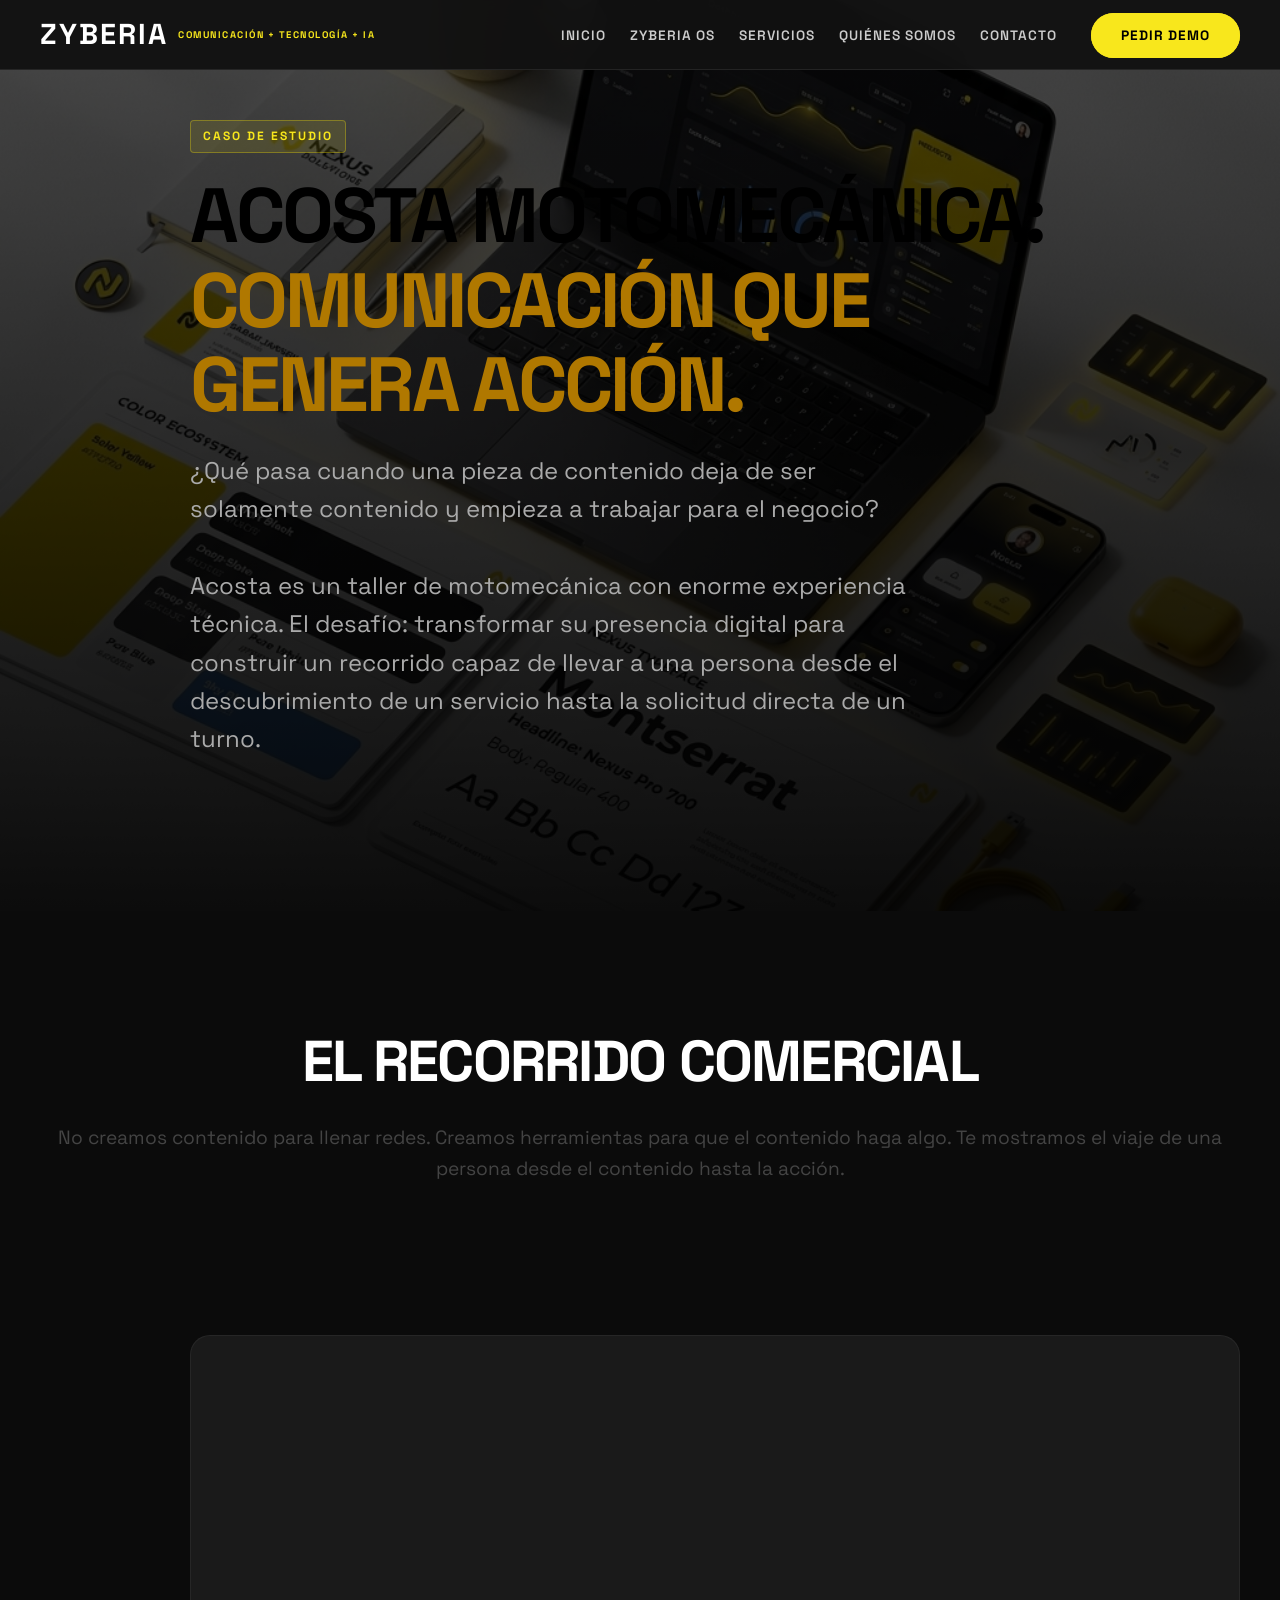
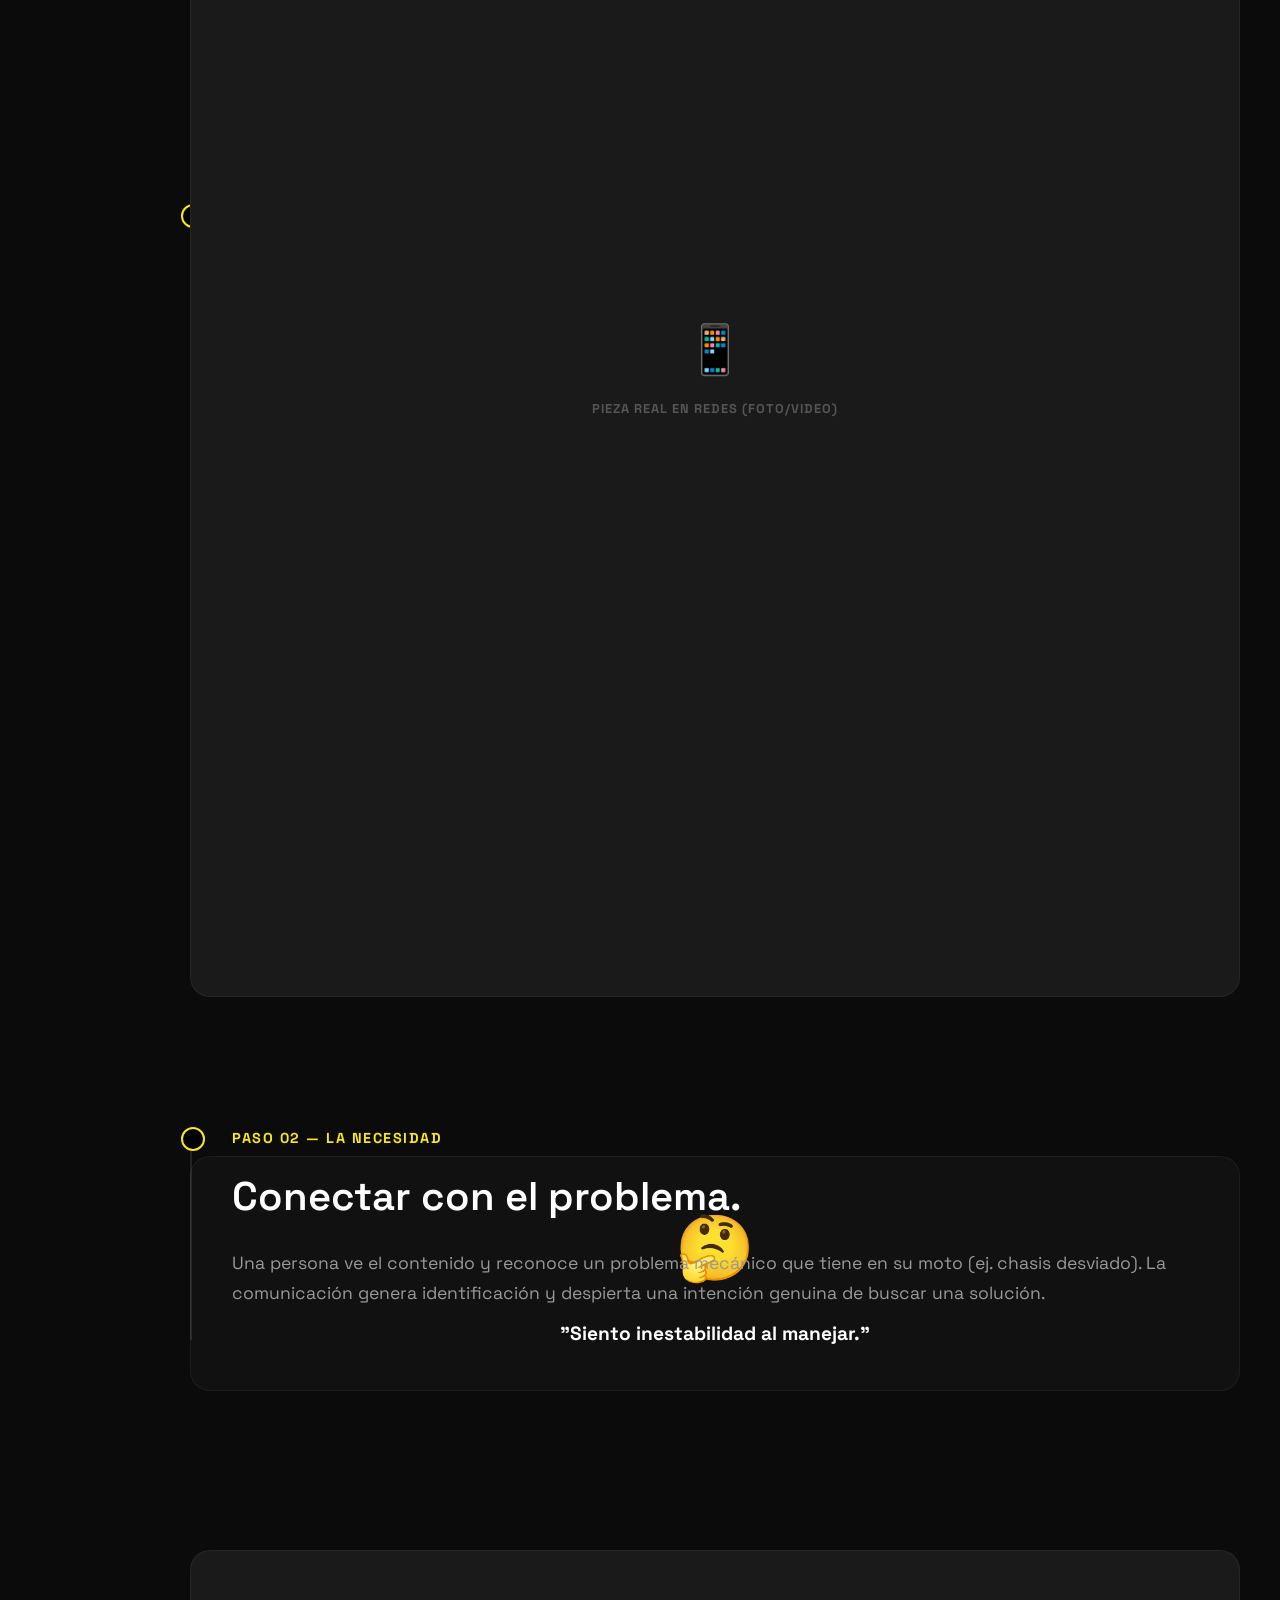
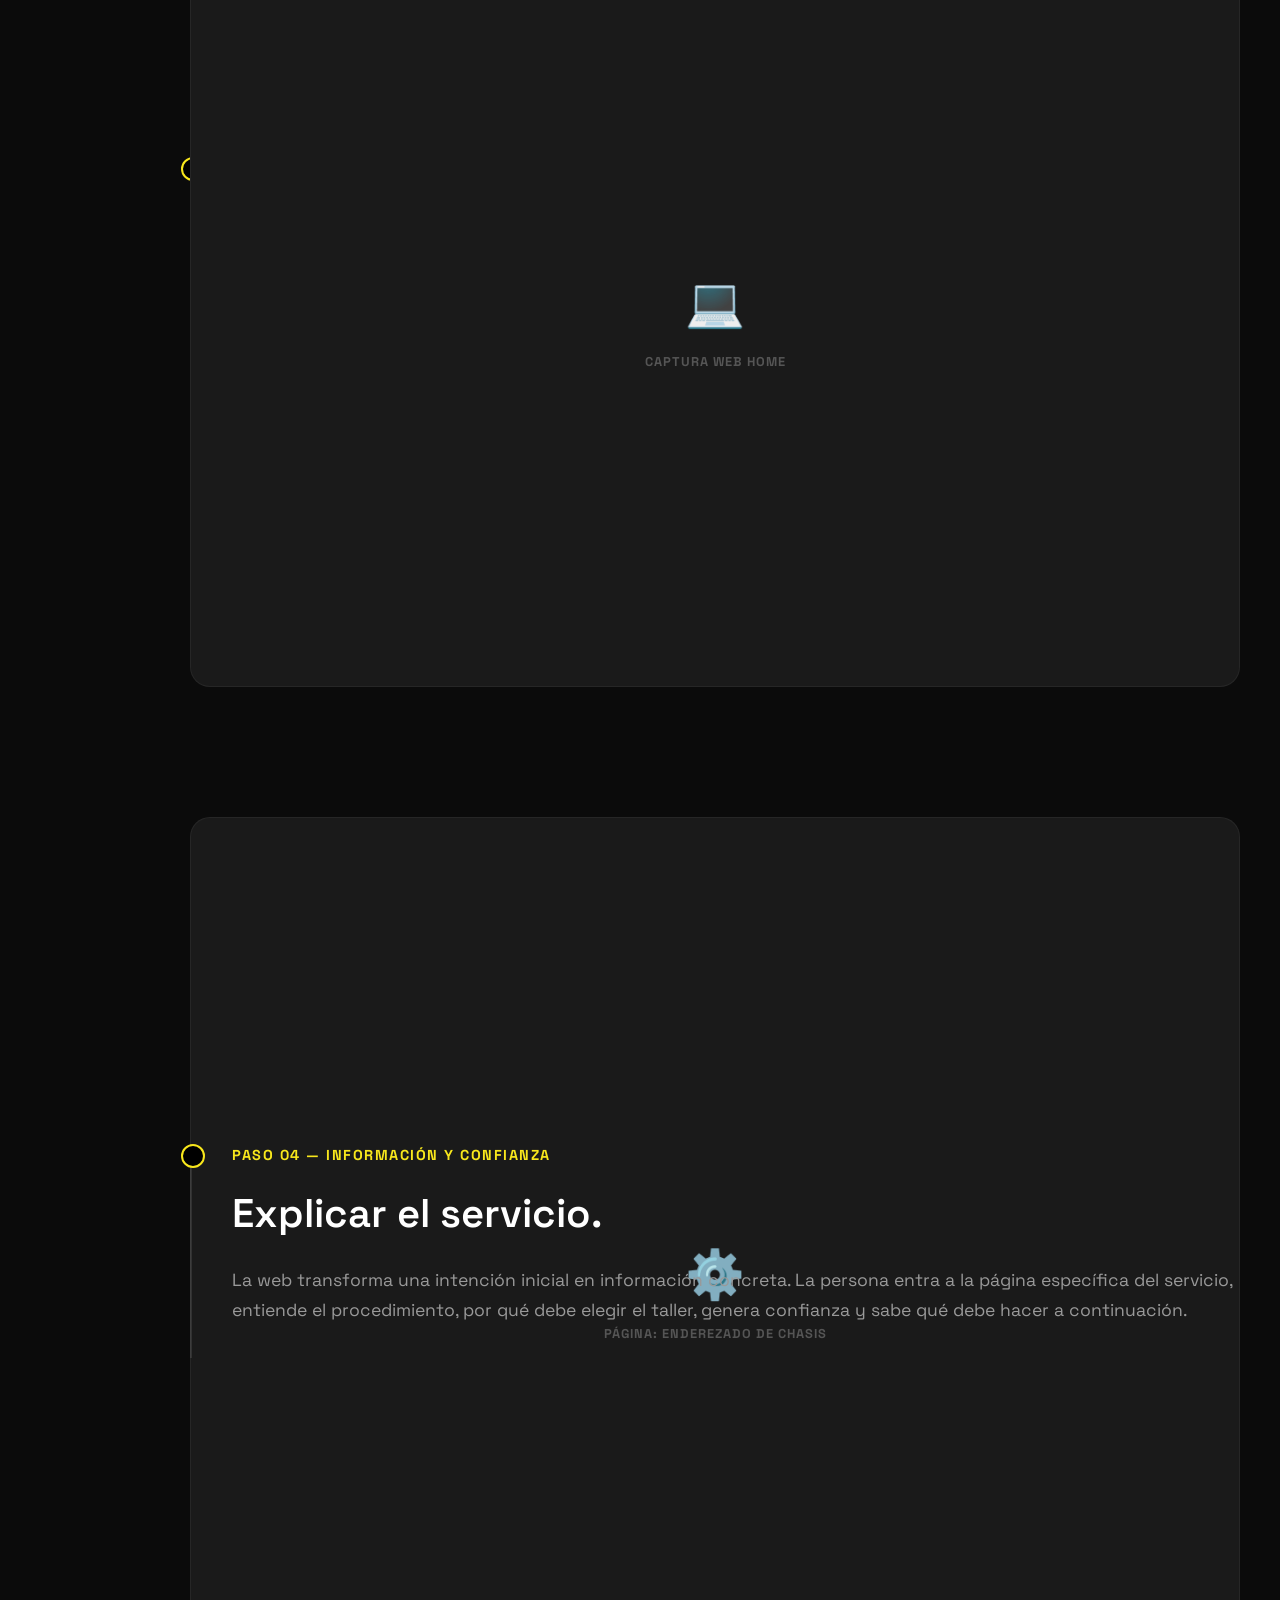
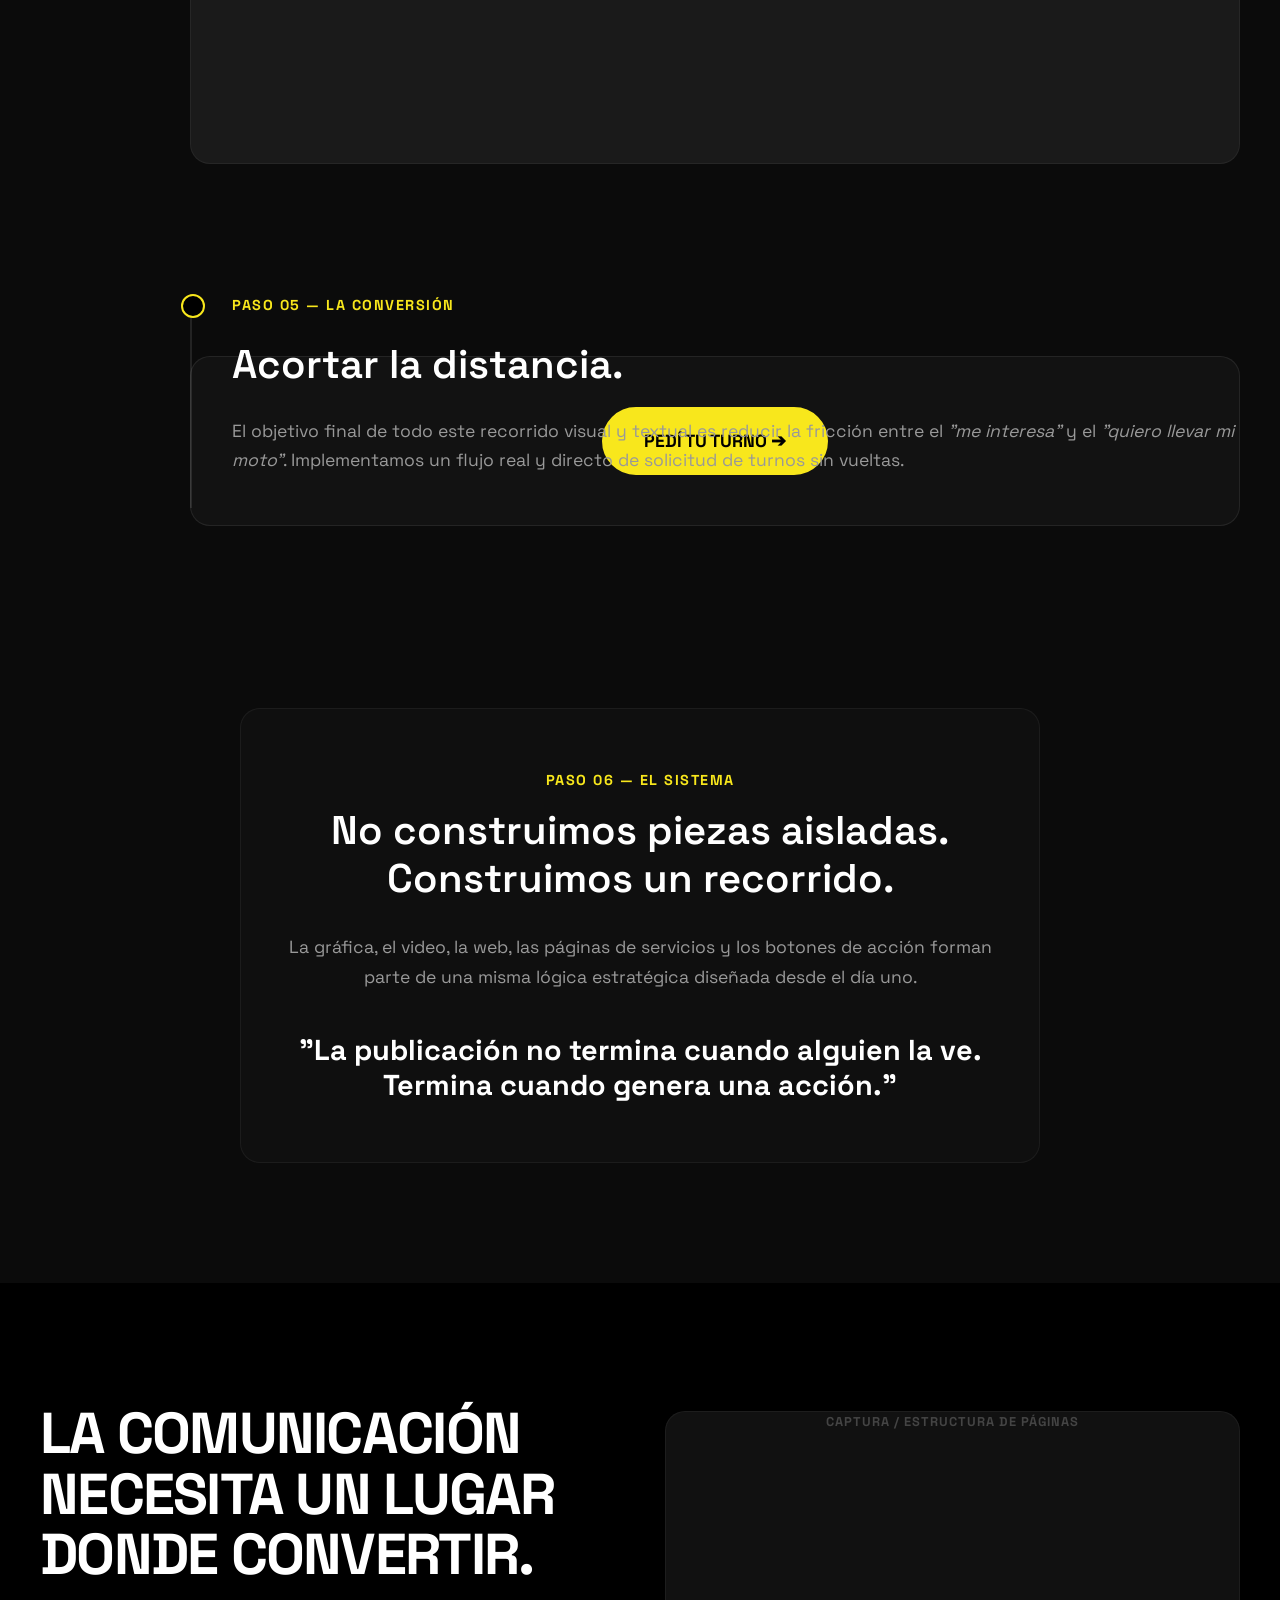
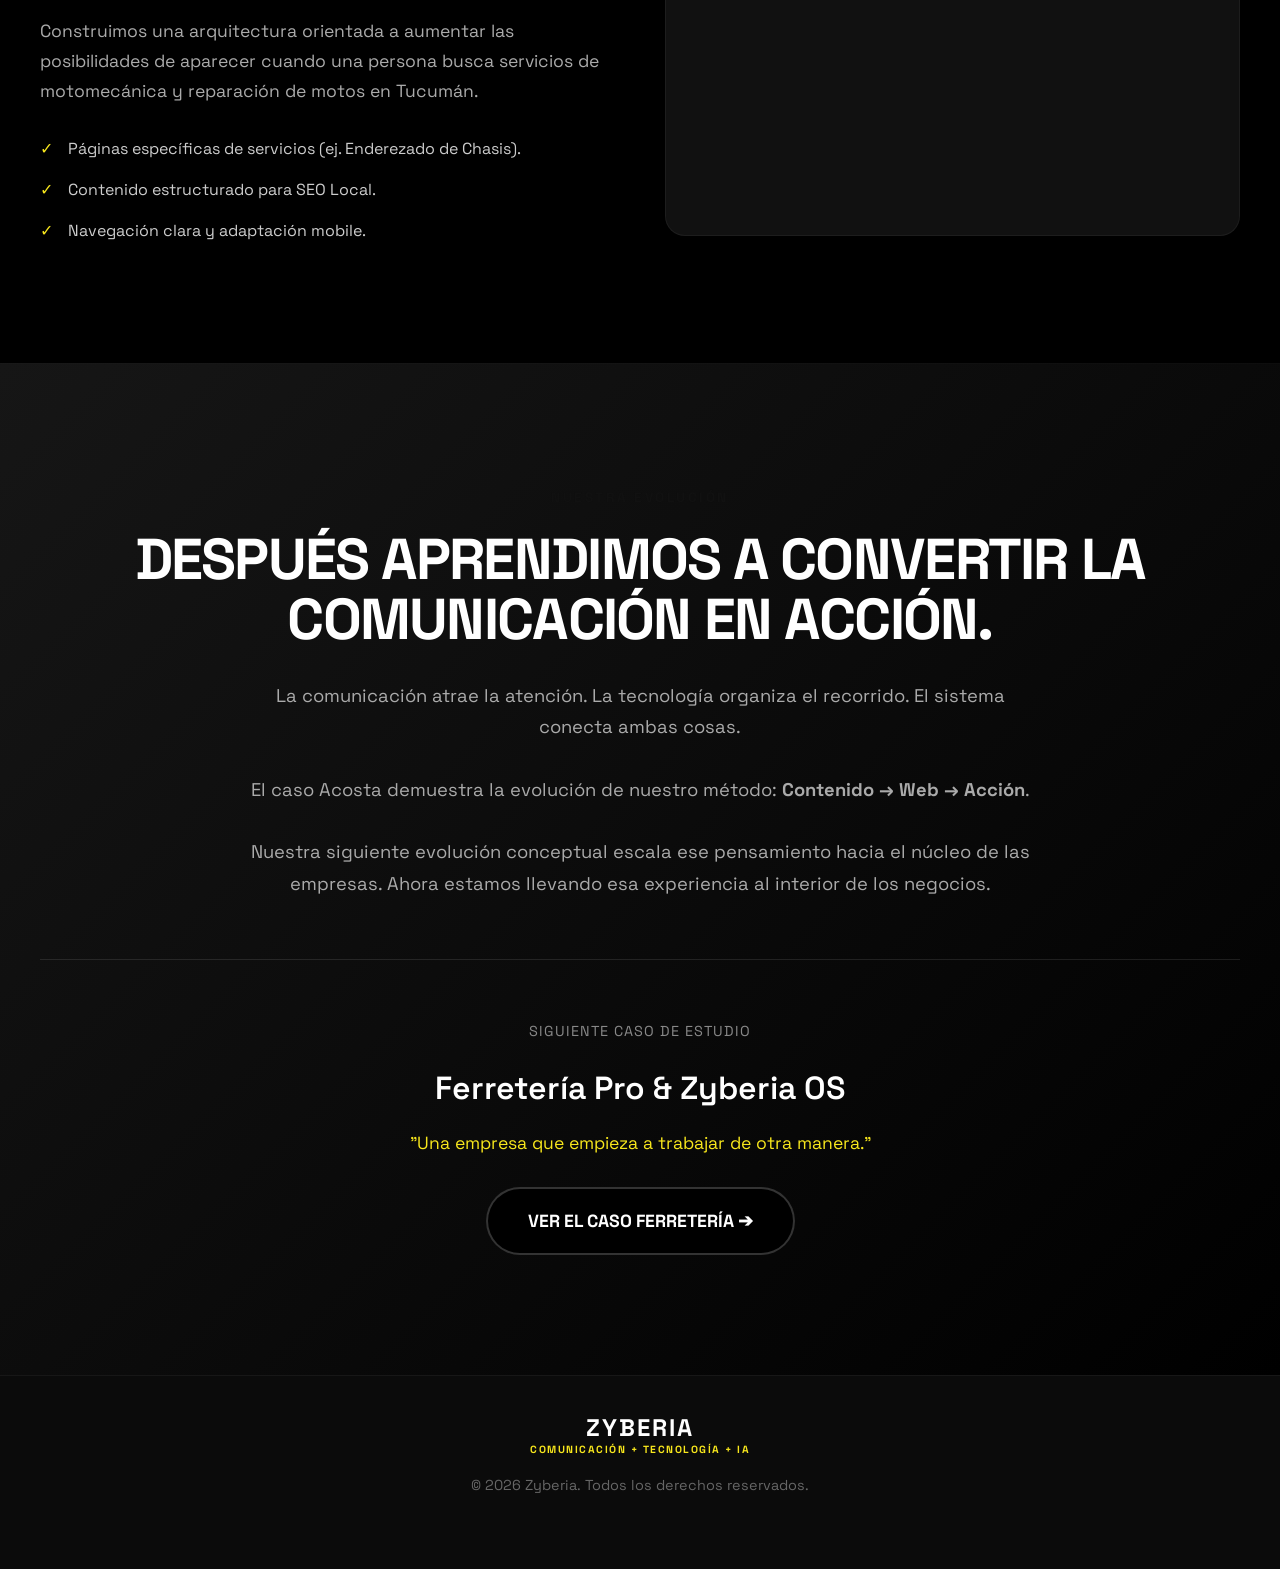
<file: caso-acosta.html>
﻿<!DOCTYPE html>
<html lang="es">
<head>
    <meta charset="UTF-8">
    <meta name="viewport" content="width=device-width, initial-scale=1.0">

    <!-- ═══ SEO TÉCNICO ═══ -->
    <title>Caso Acosta Moto Mecánica | Comunicación, Web y SEO Local | Zyberia</title>
    <meta name="description" content="Descubrí cómo Zyberia integró contenido audiovisual, diseño web y SEO local para convertir la comunicación digital de Acosta Motomecánica en un recorrido orientado a generar consultas y turnos.">
    <link rel="canonical" href="https://zyberia.com.ar/caso-acosta.html">
    <meta name="robots" content="index, follow">
    <meta name="author" content="Zyberia">
    <meta name="geo.region" content="AR-T">
    <meta name="geo.placename" content="San Miguel de Tucumán">

    <!-- ═══ OPEN GRAPH ═══ -->
    <meta property="og:type" content="article">
    <meta property="og:url" content="https://zyberia.com.ar/caso-acosta.html">
    <meta property="og:title" content="Acosta Motomecánica: Comunicación que genera acción">
    <meta property="og:description" content="Descubrí cómo Zyberia integró contenido audiovisual, diseño web y SEO local para convertir la comunicación digital de Acosta Motomecánica en un recorrido orientado a generar consultas y turnos.">
    <meta property="og:image" content="https://zyberia.com.ar/assets/og_zyberia.png">
    <meta property="og:locale" content="es_AR">
    <meta property="og:site_name" content="Zyberia">

    <!-- ═══ TWITTER / X CARD ═══ -->
    <meta name="twitter:card" content="summary_large_image">
    <meta name="twitter:title" content="Acosta Motomecánica: Comunicación que genera acción">
    <meta name="twitter:description" content="Descubrí cómo Zyberia integró contenido audiovisual, diseño web y SEO local para convertir la comunicación digital de Acosta Motomecánica en un recorrido orientado a generar consultas y turnos.">
    <meta name="twitter:image" content="https://zyberia.com.ar/assets/og_zyberia.png">

    <!-- ═══ FAVICON ═══ -->
    <link rel="icon" type="image/png" href="assets/favicon.png">
    <link rel="apple-touch-icon" href="assets/favicon.png">

    <!-- ═══ SCHEMA.ORG ═══ -->
    <script type="application/ld+json">
    {
      "@context": "https://schema.org",
      "@type": "CreativeWork",
      "name": "Caso de Estudio: Acosta Motomecánica",
      "author": {
        "@type": "Organization",
        "name": "Zyberia Comunicación"
      },
      "creator": {
        "@type": "Organization",
        "name": "Zyberia Comunicación"
      },
      "description": "Desarrollo de ecosistema digital integrando producción de contenido audiovisual, diseño web optimizado y arquitectura SEO local para la captación de clientes de Acosta Motomecánica en Tucumán.",
      "url": "https://zyberia.com.ar/caso-acosta.html",
      "image": "https://zyberia.com.ar/assets/og_zyberia.png",
      "datePublished": "2026-08-12"
    }
    </script>

    <!-- ═══ FONTS ═══ -->
    <link rel="preconnect" href="https://fonts.googleapis.com">
    <link rel="preconnect" href="https://fonts.gstatic.com" crossorigin>
    <link href="https://fonts.googleapis.com/css2?family=Space+Grotesk:wght@400;500;600;700;800;900&display=swap" rel="stylesheet">

    <link rel="stylesheet" href="style.css">
    <style>
        /* Estilos específicos para la fluidez narrativa del caso */
        .case-hero {
            min-height: 90vh;
            display: flex;
            align-items: center;
            background: linear-gradient(to bottom, rgba(0,0,0,0.7), rgba(0,0,0,0.95)), url('assets/branding.png') center/cover no-repeat;
            position: relative;
        }
        
        .step-container {
            border-left: 2px solid rgba(255,255,255,0.1);
            padding-left: 40px;
            margin-bottom: 80px;
            position: relative;
        }
        .step-container::before {
            content: '';
            position: absolute;
            left: -11px;
            top: 0;
            width: 20px;
            height: 20px;
            border-radius: 50%;
            background: #000;
            border: 2px solid var(--color-yellow);
        }
        
        @media (max-width: 991px) {
            .step-container {
                padding-left: 25px;
            }
        }
    </style>
<!-- GOOGLE SEARCH CONSOLE: descomentar y reemplazar TU_CODIGO por el valor que da Google (Verificación > Etiqueta HTML)
<meta name="google-site-verification" content="TU_CODIGO">
-->
</head>
<body style="background-color: var(--color-black); color: var(--color-white);">

        <!-- NAVIGATION BAR -->
    <nav class="navbar" id="navbar">
        <div class="nav-container">
            <a href="index.html" class="nav-logo" style="text-decoration: none; line-height: 1;">
                <span class="logo-zyberia">ZYBERIA</span>
                <span style="display: block; font-size: 0.6rem; font-weight: 700; color: var(--color-yellow); letter-spacing: 1.5px; margin-top: 2px;">COMUNICACIÓN + TECNOLOGÍA + IA</span>
            </a>
            
            <ul class="nav-links" id="nav-menu">
                <li><a href="index.html" >Inicio</a></li>
                <li><a href="zyberia-os.html" >Zyberia OS</a></li>
                <li><a href="servicios.html" >Servicios</a></li>
                <li><a href="quienes-somos.html" >Quiénes Somos</a></li>
                <li><a href="contacto.html" >Contacto</a></li>
                <li style="margin-left: 10px;">
                    <a href="contacto.html?servicio=demo" class="nav-cta" style="background: var(--color-yellow); color: #111; font-weight: 800; border: none; padding: 10px 20px; border-radius: 50px;">Pedir demo</a>
                </li>
            </ul>

            <button class="nav-toggle" id="nav-toggle" aria-label="Menú">
                <span></span><span></span><span></span>
            </button>
        </div>
    </nav>

    <!-- ==================================================
         01 — EL DESAFÍO (HERO)
         ================================================== -->
    <section class="case-hero pt-150">
        <div class="container reveal">
            <div style="max-width: 900px;">
                <span class="hero-badge" style="display: inline-block; padding: 6px 12px; background: rgba(255, 230, 0, 0.1); color: var(--color-yellow); font-size: 0.75rem; font-weight: 800; letter-spacing: 2px; border: 1px solid rgba(255, 230, 0, 0.3); border-radius: 4px; margin-bottom: 20px;">CASO DE ESTUDIO</span>
                <h1 class="interactive-text" style="font-size: clamp(3rem, 6vw, 5.5rem); line-height: 1.1; margin-bottom: 25px; letter-spacing: -0.04em;">
                    Acosta Motomecánica: <br>
                    <span class="text-yellow">Comunicación que genera acción.</span>
                </h1>
                <p style="font-size: clamp(1.2rem, 2vw, 1.5rem); color: #aaa; line-height: 1.6; max-width: 750px;">
                    ¿Qué pasa cuando una pieza de contenido deja de ser solamente contenido y empieza a trabajar para el negocio? 
                    <br><br>
                    Acosta es un taller de motomecánica con enorme experiencia técnica. El desafío: transformar su presencia digital para construir un recorrido capaz de llevar a una persona desde el descubrimiento de un servicio hasta la solicitud directa de un turno.
                </p>
            </div>
        </div>
    </section>

    <!-- ==================================================
         02 — EL RECORRIDO COMERCIAL (NÚCLEO)
         ================================================== -->
    <section class="section" style="background: #0b0b0b; padding: 120px 0;">
        <div class="container">
            <div class="text-center reveal" style="margin-bottom: 100px;">
                <h2 class="section-title text-white">El recorrido comercial</h2>
                <p class="section-desc" style="margin: 0 auto;">No creamos contenido para llenar redes. Creamos herramientas para que el contenido haga algo. Te mostramos el viaje de una persona desde el contenido hasta la acción.</p>
            </div>

            <!-- Paso 01 -->
            <div class="grid-2col reveal" style="align-items: center; margin-bottom: 80px;">
                <div class="col-text step-container">
                    <span style="color: var(--color-yellow); font-weight: 800; letter-spacing: 1.5px; font-size: 0.9rem; display: block; margin-bottom: 15px;">PASO 01 — EL ESTÍMULO VISUAL</span>
                    <h3 style="font-size: 2.5rem; margin-bottom: 20px; color: #fff;">El contenido correcto.</h3>
                    <p style="color: #999; font-size: 1.1rem; line-height: 1.7;">
                        No nos limitamos a "diseñar una publicación". Producimos videos verticales reales y fotografías del trabajo en el taller comunicando soluciones a problemas mecánicos frecuentes. ¿Qué comunica? Calidad técnica. ¿Para quién? Motociclistas de la región.
                    </p>
                </div>
                <div class="col-media">
                    <div style="position: relative; padding-bottom: 120%; border-radius: 20px; overflow: hidden; background: #1a1a1a; border: 1px solid rgba(255,255,255,0.05);">
                        <!-- PLACEHOLDER para el video/pieza real -->
                        <div style="position: absolute; inset: 0; display: flex; align-items: center; justify-content: center; flex-direction: column; color: #555;">
                            <span style="font-size: 3rem; margin-bottom: 10px;">📱</span>
                            <span style="font-size: 0.8rem; letter-spacing: 1px; font-weight: bold;">PIEZA REAL EN REDES (FOTO/VIDEO)</span>
                        </div>
                    </div>
                </div>
            </div>

            <!-- Paso 02 -->
            <div class="grid-2col mobile-reverse reveal" style="align-items: center; margin-bottom: 80px;">
                <div class="col-media">
                    <div style="background: #111; padding: 40px; border-radius: 20px; border: 1px solid rgba(255,255,255,0.05); text-align: center;">
                        <span style="font-size: 4rem; display: block; margin-bottom: 20px;">🤔</span>
                        <h4 style="color: #fff; font-size: 1.2rem;">"Siento inestabilidad al manejar."</h4>
                    </div>
                </div>
                <div class="col-text step-container">
                    <span style="color: var(--color-yellow); font-weight: 800; letter-spacing: 1.5px; font-size: 0.9rem; display: block; margin-bottom: 15px;">PASO 02 — LA NECESIDAD</span>
                    <h3 style="font-size: 2.5rem; margin-bottom: 20px; color: #fff;">Conectar con el problema.</h3>
                    <p style="color: #999; font-size: 1.1rem; line-height: 1.7;">
                        Una persona ve el contenido y reconoce un problema mecánico que tiene en su moto (ej. chasis desviado). La comunicación genera identificación y despierta una intención genuina de buscar una solución.
                    </p>
                </div>
            </div>

            <!-- Paso 03 -->
            <div class="grid-2col reveal" style="align-items: center; margin-bottom: 80px;">
                <div class="col-text step-container">
                    <span style="color: var(--color-yellow); font-weight: 800; letter-spacing: 1.5px; font-size: 0.9rem; display: block; margin-bottom: 15px;">PASO 03 — EL ATERRIZAJE</span>
                    <h3 style="font-size: 2.5rem; margin-bottom: 20px; color: #fff;">El espacio propio.</h3>
                    <p style="color: #999; font-size: 1.1rem; line-height: 1.7;">
                        El contenido no termina en la red social. La persona hace clic y entra a un ecosistema controlado: la web real de Acosta Motomecánica. Un espacio donde puede conocer el taller, entender cómo trabajan y ver sus herramientas de precisión.
                    </p>
                </div>
                <div class="col-media">
                    <div style="position: relative; padding-bottom: 70%; border-radius: 20px; overflow: hidden; background: #1a1a1a; border: 1px solid rgba(255,255,255,0.05);">
                        <!-- PLACEHOLDER para captura de la web -->
                        <div style="position: absolute; inset: 0; display: flex; align-items: center; justify-content: center; flex-direction: column; color: #555;">
                            <span style="font-size: 3rem; margin-bottom: 10px;">💻</span>
                            <span style="font-size: 0.8rem; letter-spacing: 1px; font-weight: bold;">CAPTURA WEB HOME</span>
                        </div>
                    </div>
                </div>
            </div>

            <!-- Paso 04 -->
            <div class="grid-2col mobile-reverse reveal" style="align-items: center; margin-bottom: 80px;">
                <div class="col-media">
                    <div style="position: relative; padding-bottom: 90%; border-radius: 20px; overflow: hidden; background: #1a1a1a; border: 1px solid rgba(255,255,255,0.05);">
                        <!-- PLACEHOLDER para página del servicio -->
                        <div style="position: absolute; inset: 0; display: flex; align-items: center; justify-content: center; flex-direction: column; color: #555;">
                            <span style="font-size: 3rem; margin-bottom: 10px;">⚙️</span>
                            <span style="font-size: 0.8rem; letter-spacing: 1px; font-weight: bold;">PÁGINA: ENDEREZADO DE CHASIS</span>
                        </div>
                    </div>
                </div>
                <div class="col-text step-container">
                    <span style="color: var(--color-yellow); font-weight: 800; letter-spacing: 1.5px; font-size: 0.9rem; display: block; margin-bottom: 15px;">PASO 04 — INFORMACIÓN Y CONFIANZA</span>
                    <h3 style="font-size: 2.5rem; margin-bottom: 20px; color: #fff;">Explicar el servicio.</h3>
                    <p style="color: #999; font-size: 1.1rem; line-height: 1.7;">
                        La web transforma una intención inicial en información concreta. La persona entra a la página específica del servicio, entiende el procedimiento, por qué debe elegir el taller, genera confianza y sabe qué debe hacer a continuación.
                    </p>
                </div>
            </div>

            <!-- Paso 05 -->
            <div class="grid-2col reveal" style="align-items: center; margin-bottom: 80px;">
                <div class="col-text step-container">
                    <span style="color: var(--color-yellow); font-weight: 800; letter-spacing: 1.5px; font-size: 0.9rem; display: block; margin-bottom: 15px;">PASO 05 — LA CONVERSIÓN</span>
                    <h3 style="font-size: 2.5rem; margin-bottom: 20px; color: #fff;">Acortar la distancia.</h3>
                    <p style="color: #999; font-size: 1.1rem; line-height: 1.7;">
                        El objetivo final de todo este recorrido visual y textual es reducir la fricción entre el <em>"me interesa"</em> y el <em>"quiero llevar mi moto"</em>. Implementamos un flujo real y directo de solicitud de turnos sin vueltas.
                    </p>
                </div>
                <div class="col-media">
                    <div style="background: rgba(255,255,255,0.03); border: 1px solid rgba(255,255,255,0.08); padding: 50px; border-radius: 20px; text-align: center; display: flex; flex-direction: column; align-items: center; justify-content: center;">
                        <a href="#" class="btn btn-gold btn-lg" style="pointer-events: none;">PEDÍ TU TURNO ➔</a>
                    </div>
                </div>
            </div>

            <!-- Paso 06 -->
            <div class="text-center reveal" style="margin-top: 120px; max-width: 800px; margin-inline: auto; background: rgba(255,255,255,0.02); border: 1px solid rgba(255,255,255,0.05); padding: 60px 40px; border-radius: 20px;">
                <span style="color: var(--color-yellow); font-weight: 800; letter-spacing: 1.5px; font-size: 0.9rem; display: block; margin-bottom: 15px;">PASO 06 — EL SISTEMA</span>
                <h3 style="font-size: 2.5rem; margin-bottom: 30px; color: #fff; line-height: 1.2;">No construimos piezas aisladas.<br>Construimos un recorrido.</h3>
                <p style="color: #999; font-size: 1.1rem; line-height: 1.7; margin-bottom: 40px;">
                    La gráfica, el video, la web, las páginas de servicios y los botones de acción forman parte de una misma lógica estratégica diseñada desde el día uno.
                </p>
                <div style="font-size: 1.8rem; font-weight: 800; color: #fff; line-height: 1.2;">
                    "La publicación no termina cuando alguien la ve. Termina cuando genera una acción."
                </div>
            </div>
        </div>
    </section>

    <!-- ==================================================
         03 — INFRAESTRUCTURA WEB + SEO LOCAL
         ================================================== -->
    <section class="section" style="background: #000; padding: 120px 0;">
        <div class="container reveal">
            <div class="grid-2col text-left-media-right" style="align-items: center;">
                <div class="col-text">
                    <h2 class="section-title text-white">La comunicación necesita un lugar donde convertir.</h2>
                    <p style="color: #aaa; font-size: 1.1rem; line-height: 1.7; margin-bottom: 30px;">
                        Construimos una arquitectura orientada a aumentar las posibilidades de aparecer cuando una persona busca servicios de motomecánica y reparación de motos en Tucumán.
                    </p>
                    <ul style="list-style: none; padding: 0; margin: 0; display: flex; flex-direction: column; gap: 15px; color: #ccc;">
                        <li style="display: flex; gap: 15px; align-items: flex-start;"><span style="color: var(--color-yellow);">✓</span> <span>Páginas específicas de servicios (ej. Enderezado de Chasis).</span></li>
                        <li style="display: flex; gap: 15px; align-items: flex-start;"><span style="color: var(--color-yellow);">✓</span> <span>Contenido estructurado para SEO Local.</span></li>
                        <li style="display: flex; gap: 15px; align-items: flex-start;"><span style="color: var(--color-yellow);">✓</span> <span>Navegación clara y adaptación mobile.</span></li>
                    </ul>
                </div>
                <div class="col-media">
                    <!-- PLACEHOLDER SEO / SITEMAP / MOBILE -->
                    <div style="width: 100%; padding-bottom: 70%; background: #111; border: 1px solid rgba(255,255,255,0.05); border-radius: 20px; display: flex; align-items: center; justify-content: center;">
                        <span style="color: #444; font-size: 0.8rem; font-weight: bold; letter-spacing: 1px;">CAPTURA / ESTRUCTURA DE PÁGINAS</span>
                    </div>
                </div>
            </div>
        </div>
    </section>

    <!-- ==================================================
         04 — COMUNICACIÓN + TECNOLOGÍA (EL PUENTE ZYBERIA)
         ================================================== -->
    <section class="section" style="background: linear-gradient(135deg, #161616 0%, #000 100%); padding: 120px 0; border-top: 1px solid rgba(255,255,255,0.05);">
        <div class="container reveal text-center">
            <span class="section-badge" style="margin-inline: auto; margin-bottom: 20px;">NUESTRA EVOLUCIÓN</span>
            <h2 class="section-title text-white" style="margin-bottom: 30px;">Después aprendimos a convertir la comunicación en acción.</h2>
            <p style="color: #aaa; font-size: 1.15rem; line-height: 1.7; max-width: 800px; margin: 0 auto 40px;">
                La comunicación atrae la atención. La tecnología organiza el recorrido. El sistema conecta ambas cosas.<br><br>
                El caso Acosta demuestra la evolución de nuestro método: <strong>Contenido → Web → Acción</strong>.<br><br>
                Nuestra siguiente evolución conceptual escala ese pensamiento hacia el núcleo de las empresas. Ahora estamos llevando esa experiencia al interior de los negocios.
            </p>
            
            <!-- PUENTE AL SIGUIENTE CASO -->
            <div style="margin-top: 60px; padding-top: 60px; border-top: 1px solid rgba(255,255,255,0.1);">
                <p style="color: #888; font-size: 0.9rem; letter-spacing: 1px; text-transform: uppercase; margin-bottom: 20px;">SIGUIENTE CASO DE ESTUDIO</p>
                <h3 style="color: #fff; font-size: 2rem; margin-bottom: 15px;">Ferretería Pro & Zyberia OS</h3>
                <p style="color: var(--color-yellow); font-size: 1.1rem; margin-bottom: 30px;">"Una empresa que empieza a trabajar de otra manera."</p>
                <a href="caso-ferreteria.html" class="btn btn-outline" style="color: #fff; border-color: rgba(255,255,255,0.2);">Ver el caso Ferretería ➔</a>
            </div>
        </div>
    </section>



    <!-- FOOTER SIMPLE -->
    <footer style="background: #0b0b0b; padding: 40px 0; text-align: center; border-top: 1px solid rgba(255,255,255,0.05);">
        <div class="container">
            <div style="font-size: 1.5rem; font-weight: 700; color: var(--color-white); letter-spacing: 2px; text-transform: uppercase; font-family: var(--font-primary); margin-bottom: 2px; line-height: 1;">ZYBERIA</div>
            <span style="display: block; font-size: 0.65rem; font-weight: 700; color: var(--color-yellow); letter-spacing: 1.5px; margin-bottom: 15px;">COMUNICACIÓN + TECNOLOGÍA + IA</span>
            <p style="color: #666; font-size: 0.9rem;">© 2026 Zyberia. Todos los derechos reservados.</p>
        </div>
    </footer>

    <script src="main.js"></script>
</body>
</html>
</file>
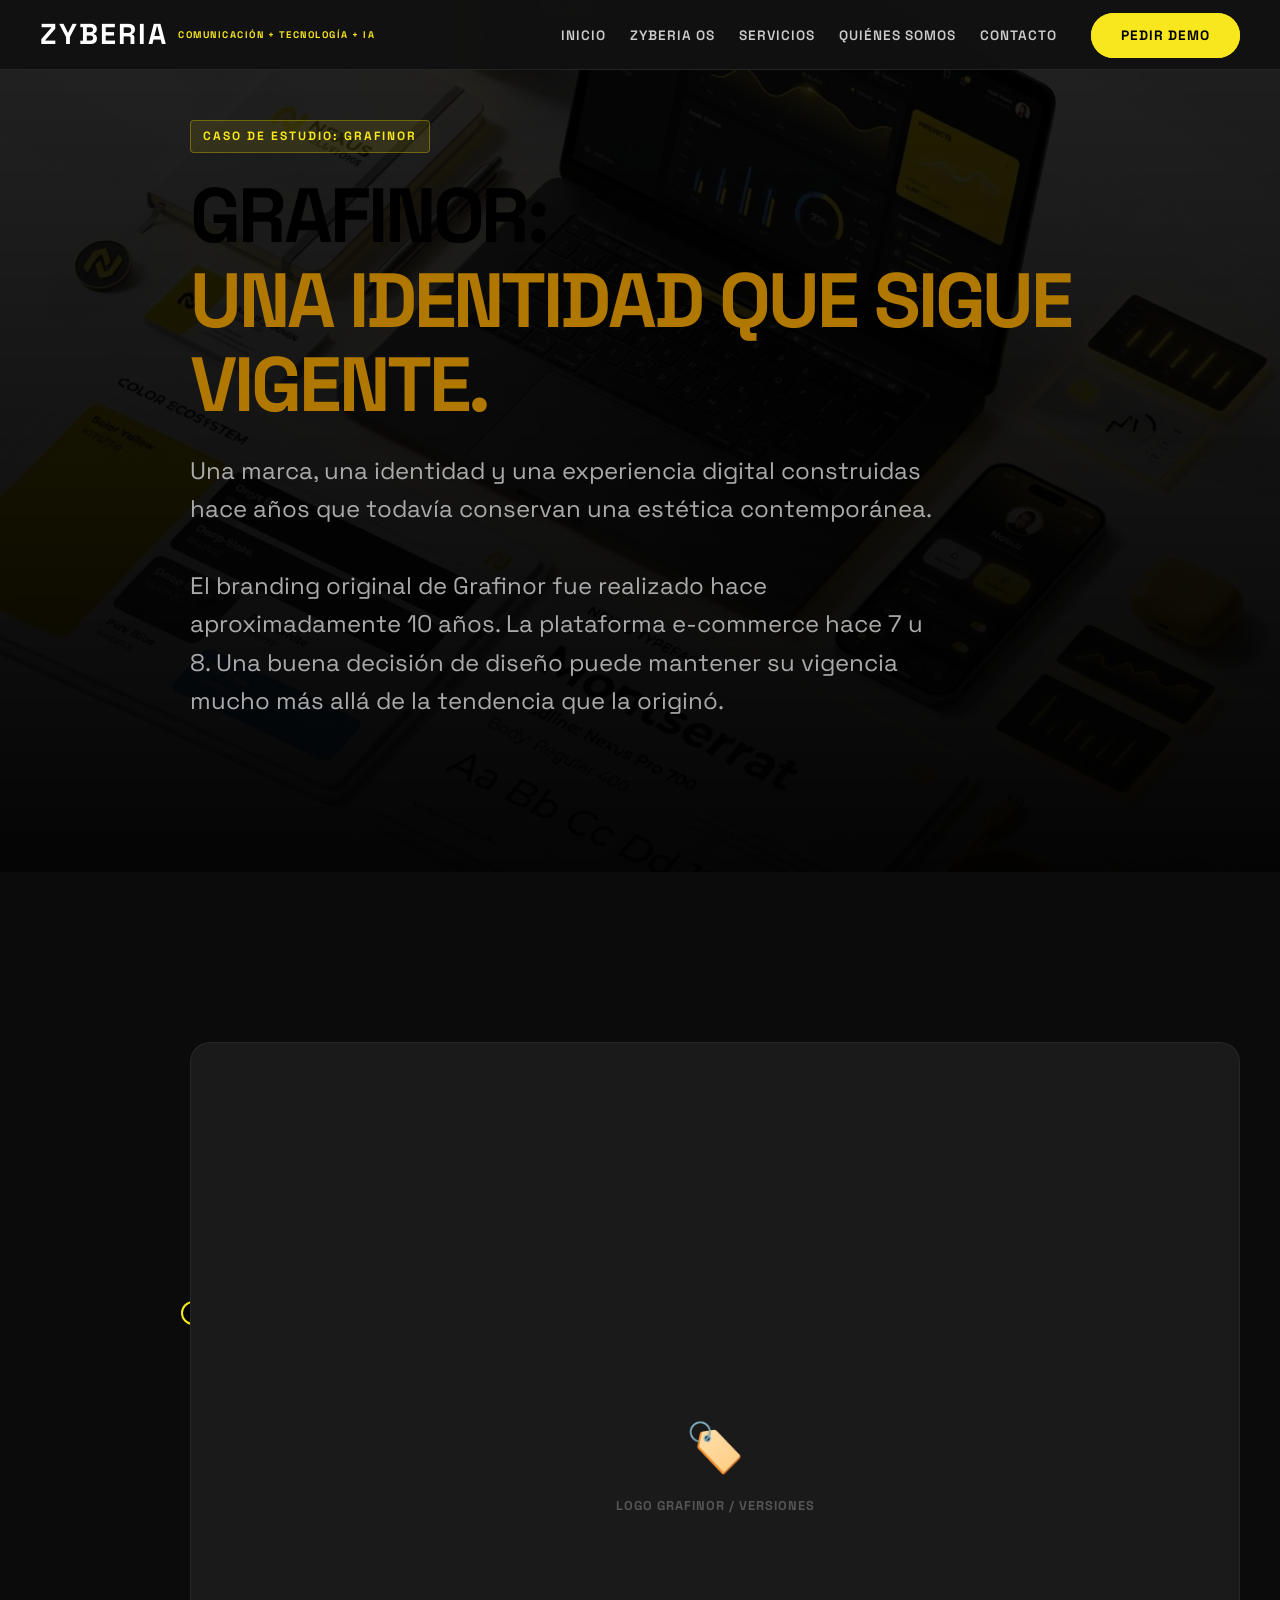
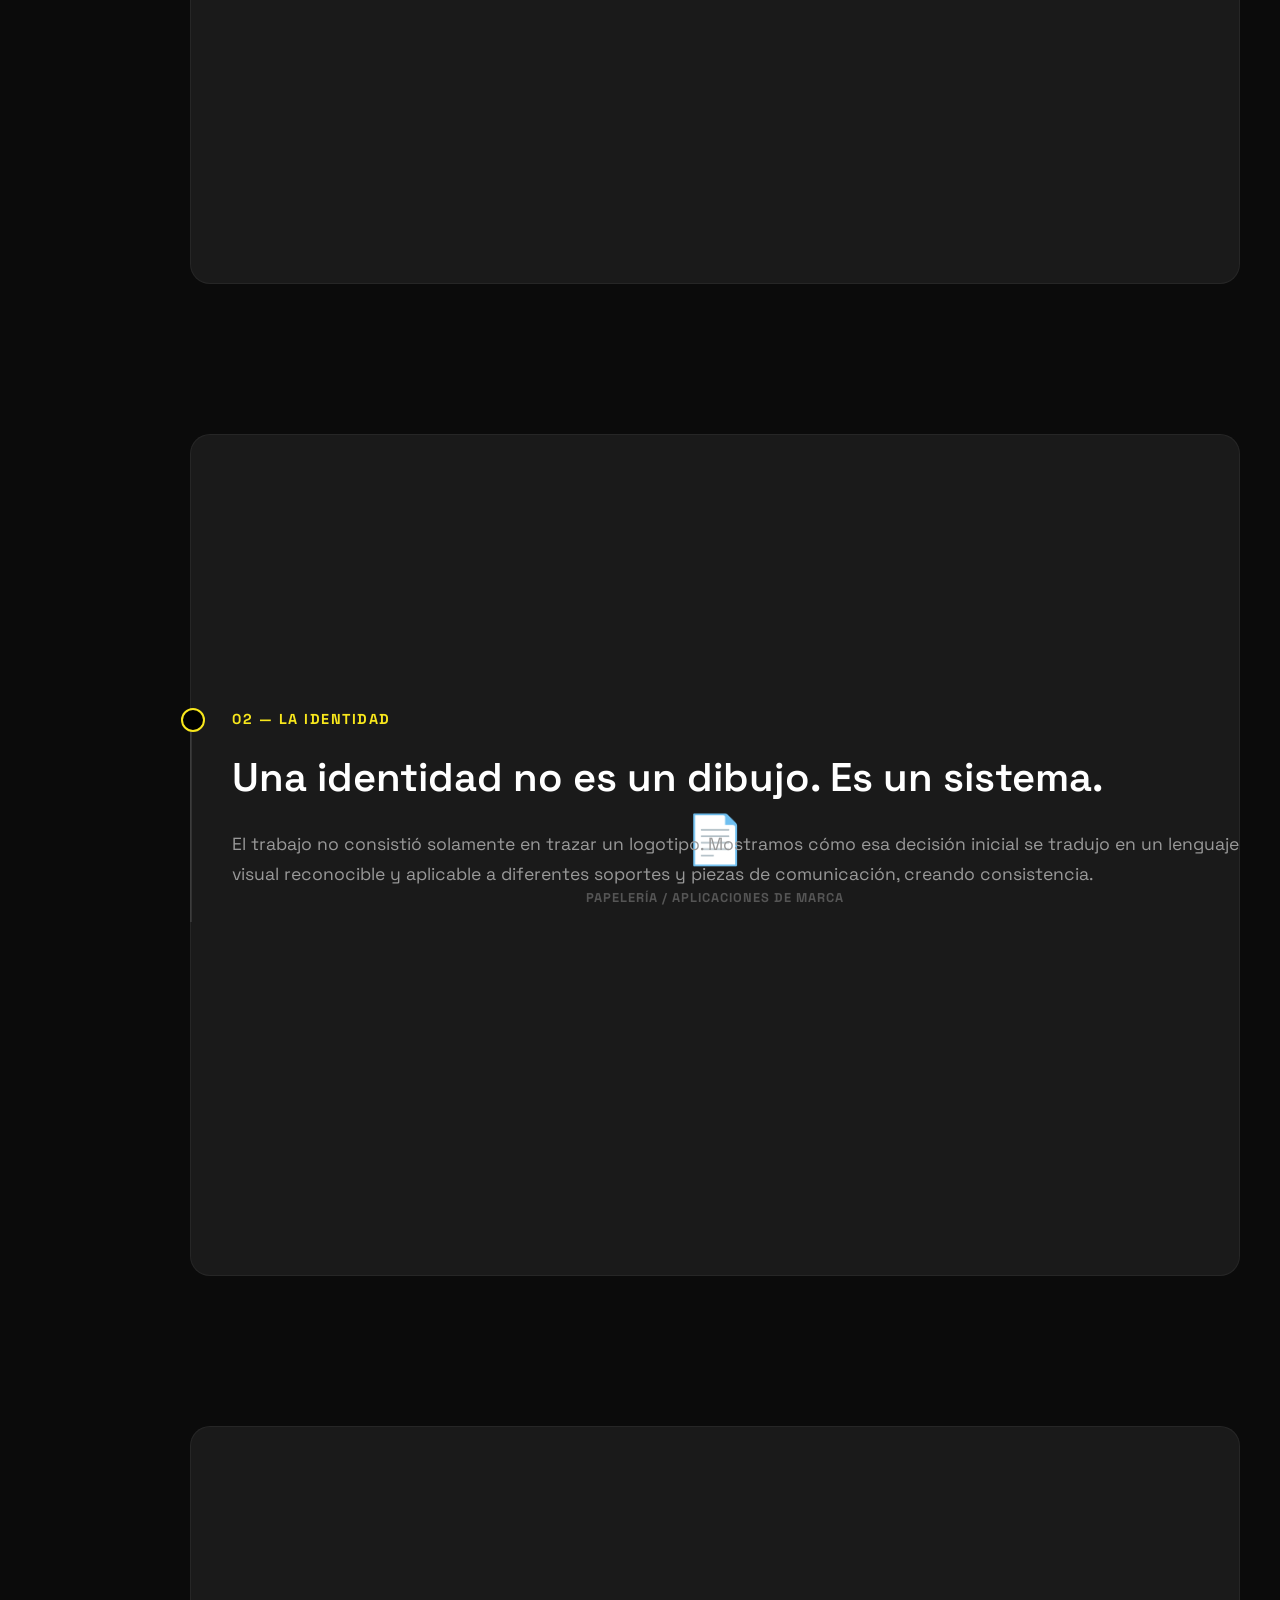
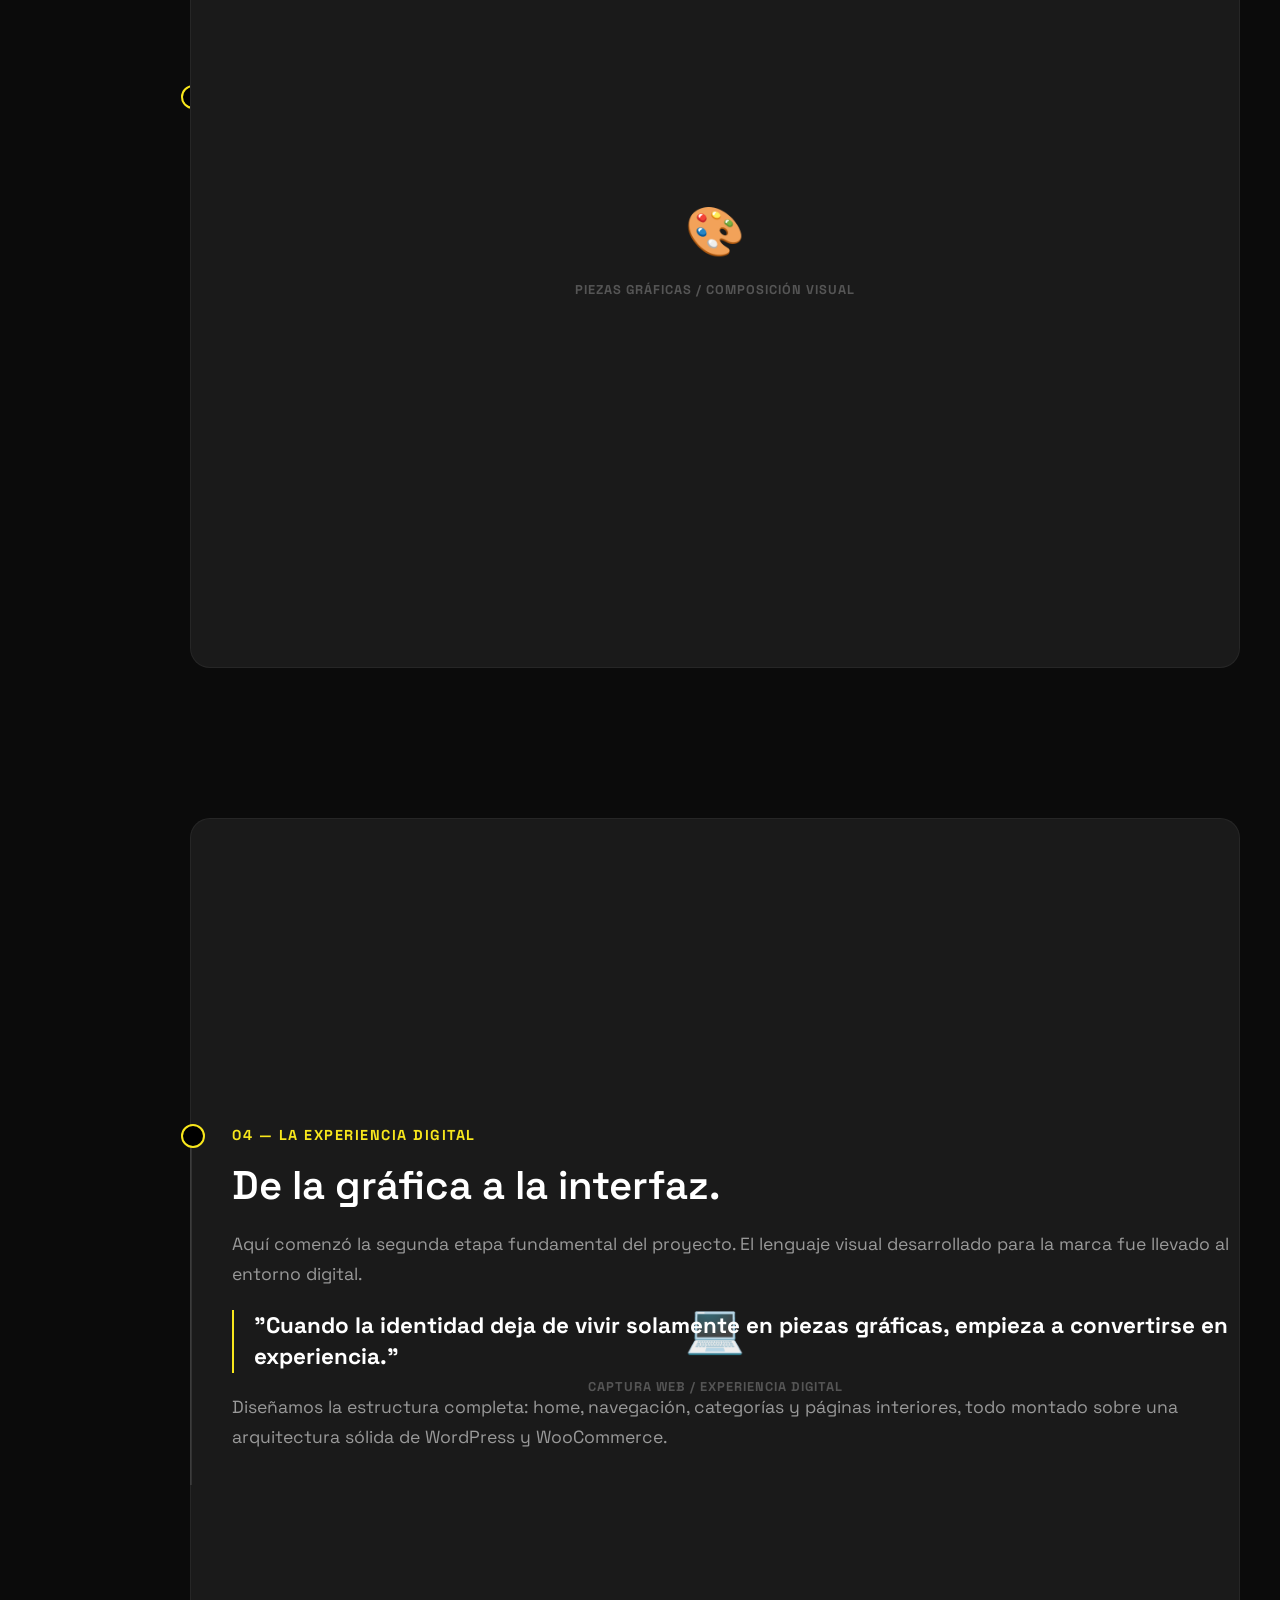
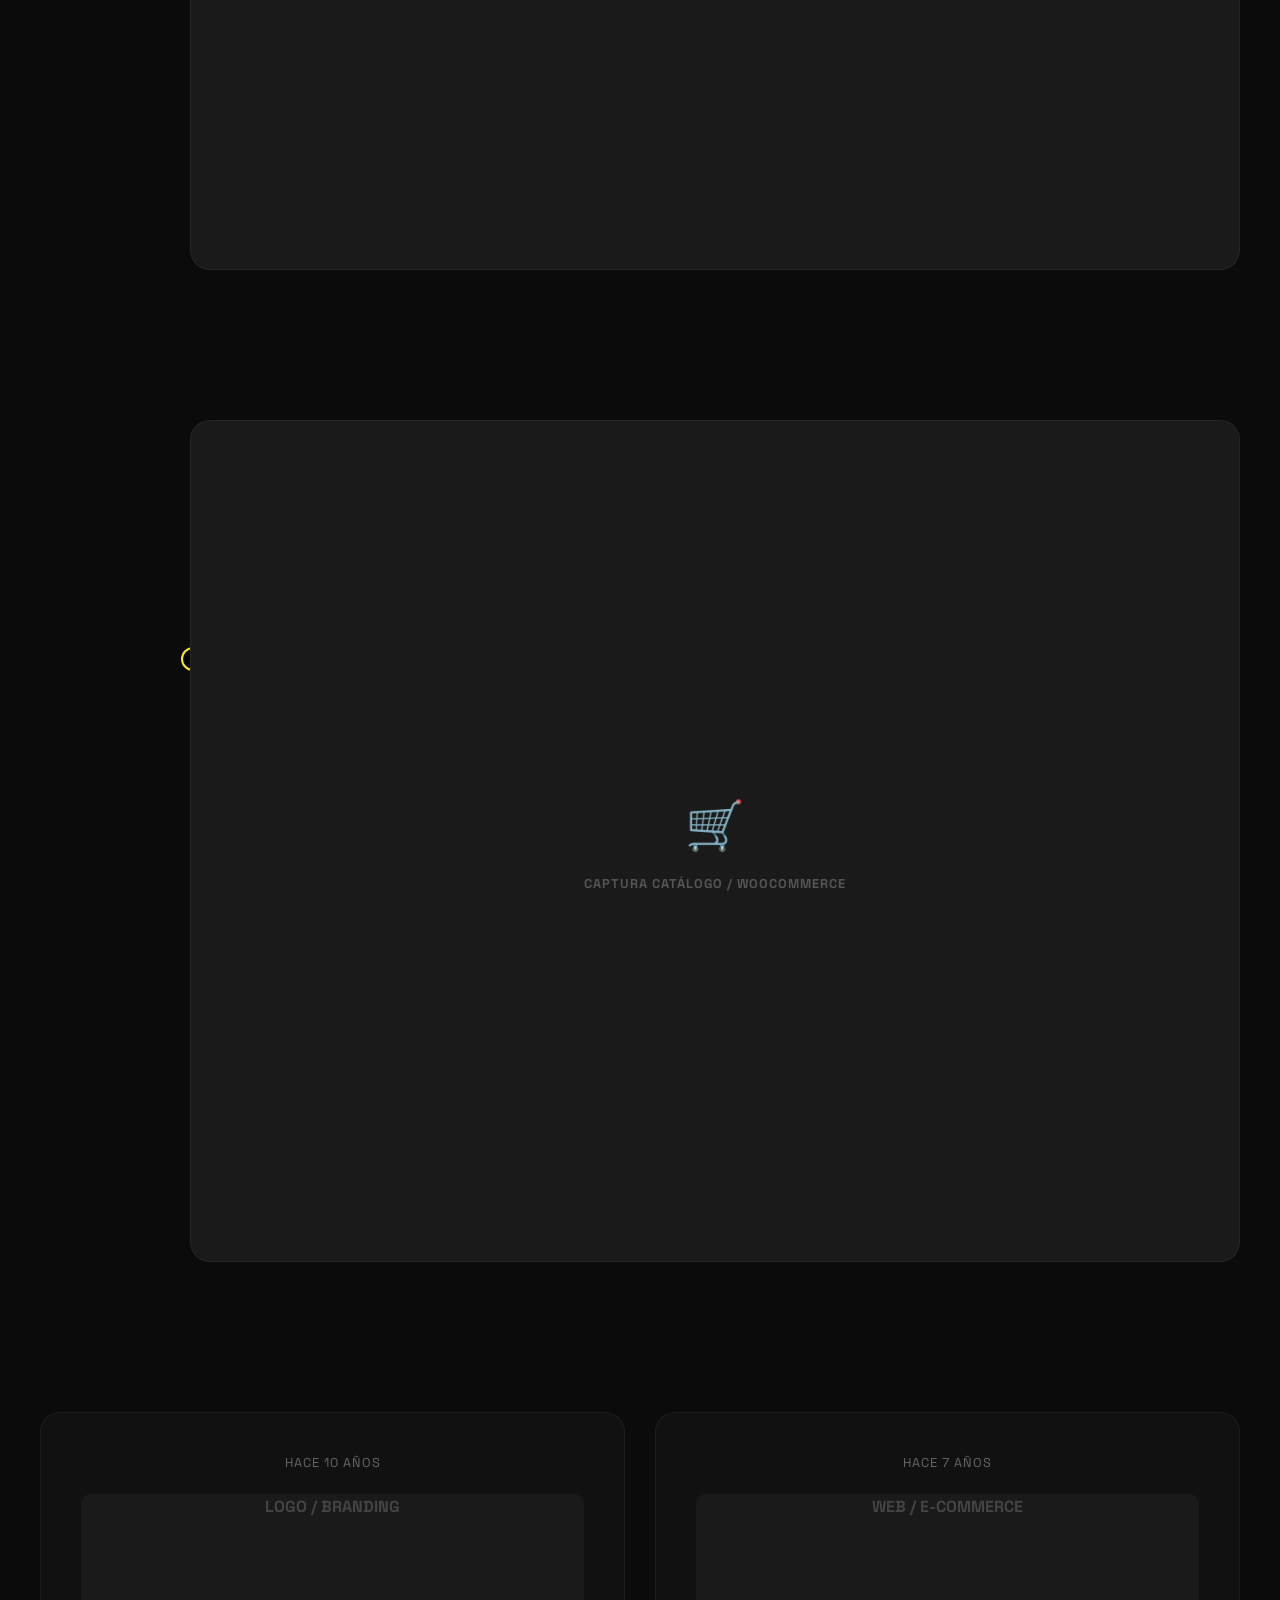
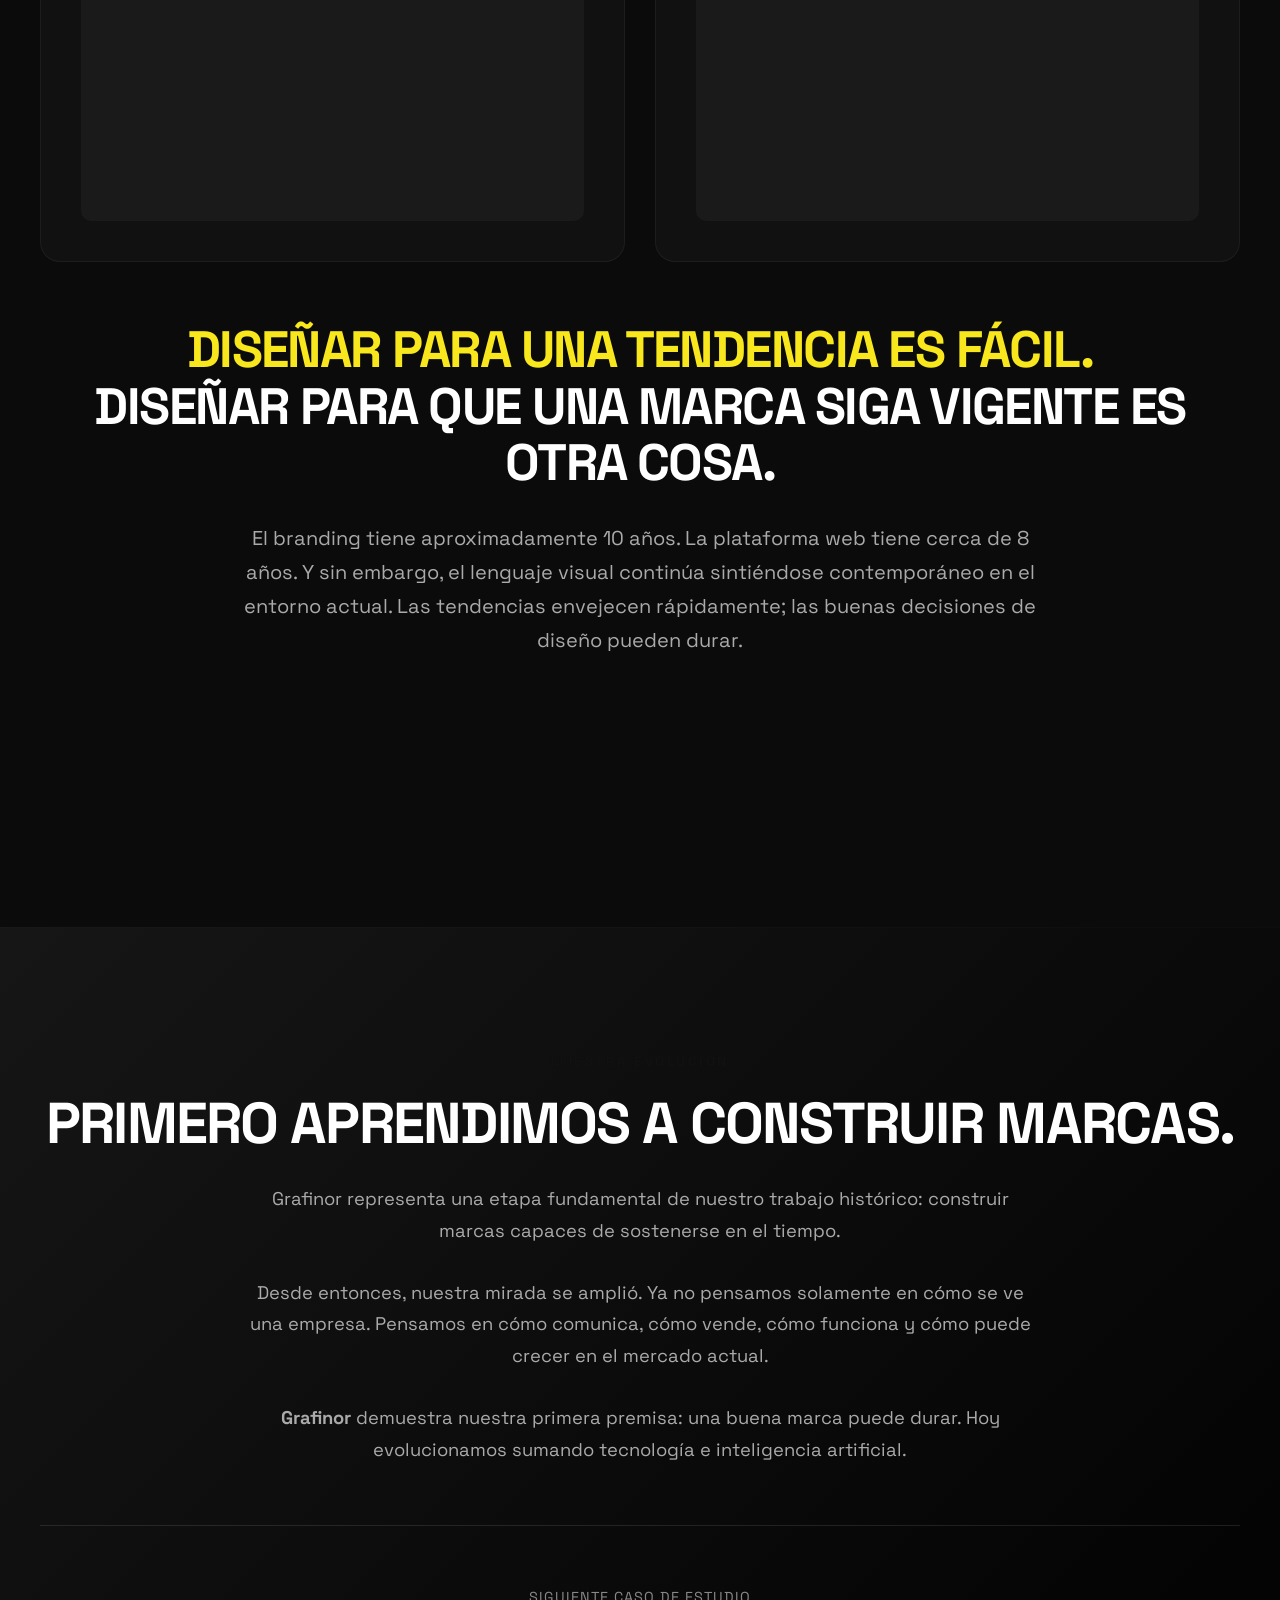
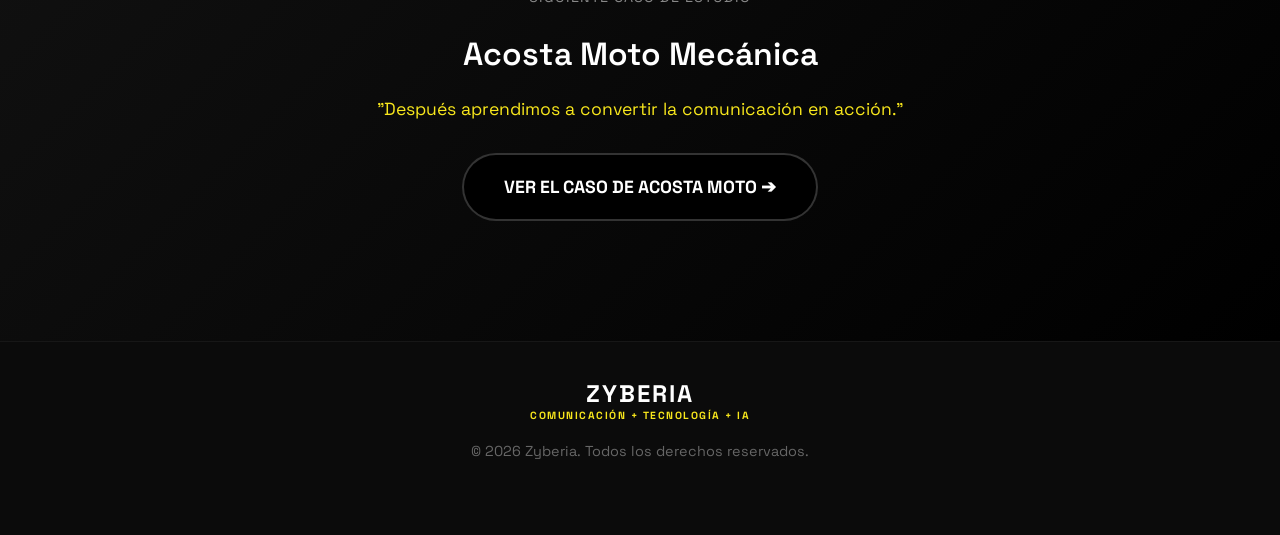
<file: caso-grafinor.html>
﻿<!DOCTYPE html>
<html lang="es">
<head>
    <meta charset="UTF-8">
    <meta name="viewport" content="width=device-width, initial-scale=1.0">

    <!-- ═══ SEO TÉCNICO ═══ -->
    <title>Caso Grafinor: Branding, Diseño Web y E-commerce | Zyberia</title>
    <meta name="description" content="Descubrí cómo el sistema de identidad visual y la plataforma e-commerce desarrollada para Grafinor con WordPress y WooCommerce conservan su vigencia a través del tiempo.">
    <link rel="canonical" href="https://zyberia.com.ar/caso-grafinor.html">
    <meta name="robots" content="index, follow">
    <meta name="author" content="Zyberia">
    <meta name="geo.region" content="AR-T">
    <meta name="geo.placename" content="San Miguel de Tucumán">

    <!-- ═══ OPEN GRAPH ═══ -->
    <meta property="og:type" content="article">
    <meta property="og:url" content="https://zyberia.com.ar/caso-grafinor.html">
    <meta property="og:title" content="Grafinor: una identidad que sigue vigente">
    <meta property="og:description" content="Una marca, una identidad y una experiencia digital construidas hace años que todavía conservan una estética contemporánea.">
    <meta property="og:image" content="https://zyberia.com.ar/assets/og_zyberia.png">
    <meta property="og:locale" content="es_AR">
    <meta property="og:site_name" content="Zyberia">

    <!-- ═══ TWITTER / X CARD ═══ -->
    <meta name="twitter:card" content="summary_large_image">
    <meta name="twitter:title" content="Grafinor: una identidad que sigue vigente">
    <meta name="twitter:description" content="Una marca, una identidad y una experiencia digital construidas hace años que todavía conservan una estética contemporánea.">
    <meta name="twitter:image" content="https://zyberia.com.ar/assets/og_zyberia.png">

    <!-- ═══ FAVICON ═══ -->
    <link rel="icon" type="image/png" href="assets/favicon.png">
    <link rel="apple-touch-icon" href="assets/favicon.png">

    <!-- ═══ SCHEMA.ORG ═══ -->
    <script type="application/ld+json">
    {
      "@context": "https://schema.org",
      "@type": "CreativeWork",
      "name": "Caso de Estudio: Grafinor",
      "author": {
        "@type": "Organization",
        "name": "Zyberia Comunicación"
      },
      "creator": {
        "@type": "Organization",
        "name": "Zyberia Comunicación"
      },
      "description": "Desarrollo de branding, identidad visual, diseño web y e-commerce (WooCommerce) para Grafinor, demostrando la longevidad y vigencia de las buenas decisiones de diseño.",
      "url": "https://zyberia.com.ar/caso-grafinor.html",
      "image": "https://zyberia.com.ar/assets/og_zyberia.png",
      "datePublished": "2026-08-12"
    }
    </script>

    <!-- ═══ FONTS ═══ -->
    <link rel="preconnect" href="https://fonts.googleapis.com">
    <link rel="preconnect" href="https://fonts.gstatic.com" crossorigin>
    <link href="https://fonts.googleapis.com/css2?family=Space+Grotesk:wght@400;500;600;700;800;900&display=swap" rel="stylesheet">

    <link rel="stylesheet" href="style.css">
    <style>
        .case-hero {
            min-height: 90vh;
            display: flex;
            align-items: center;
            background: linear-gradient(to bottom, rgba(0,0,0,0.85), rgba(0,0,0,0.98)), url('assets/branding.png') center/cover no-repeat;
            position: relative;
        }
        
        .step-container {
            border-left: 2px solid rgba(255,255,255,0.1);
            padding-left: 40px;
            margin-bottom: 80px;
            position: relative;
        }
        .step-container::before {
            content: '';
            position: absolute;
            left: -11px;
            top: 0;
            width: 20px;
            height: 20px;
            border-radius: 50%;
            background: #000;
            border: 2px solid var(--color-yellow);
        }
        
        @media (max-width: 991px) {
            .step-container {
                padding-left: 25px;
            }
        }
    </style>
<!-- GOOGLE SEARCH CONSOLE: descomentar y reemplazar TU_CODIGO por el valor que da Google (Verificación > Etiqueta HTML)
<meta name="google-site-verification" content="TU_CODIGO">
-->
</head>
<body style="background-color: var(--color-black); color: var(--color-white);">

        <!-- NAVIGATION BAR -->
    <nav class="navbar" id="navbar">
        <div class="nav-container">
            <a href="index.html" class="nav-logo" style="text-decoration: none; line-height: 1;">
                <span class="logo-zyberia">ZYBERIA</span>
                <span style="display: block; font-size: 0.6rem; font-weight: 700; color: var(--color-yellow); letter-spacing: 1.5px; margin-top: 2px;">COMUNICACIÓN + TECNOLOGÍA + IA</span>
            </a>
            
            <ul class="nav-links" id="nav-menu">
                <li><a href="index.html" >Inicio</a></li>
                <li><a href="zyberia-os.html" >Zyberia OS</a></li>
                <li><a href="servicios.html" >Servicios</a></li>
                <li><a href="quienes-somos.html" >Quiénes Somos</a></li>
                <li><a href="contacto.html" >Contacto</a></li>
                <li style="margin-left: 10px;">
                    <a href="contacto.html?servicio=demo" class="nav-cta" style="background: var(--color-yellow); color: #111; font-weight: 800; border: none; padding: 10px 20px; border-radius: 50px;">Pedir demo</a>
                </li>
            </ul>

            <button class="nav-toggle" id="nav-toggle" aria-label="Menú">
                <span></span><span></span><span></span>
            </button>
        </div>
    </nav>

    <!-- ==================================================
         01 — EL DESAFÍO (HERO)
         ================================================== -->
    <section class="case-hero pt-150">
        <div class="container reveal">
            <div style="max-width: 900px;">
                <span class="hero-badge" style="display: inline-block; padding: 6px 12px; background: rgba(255, 230, 0, 0.1); color: var(--color-yellow); font-size: 0.75rem; font-weight: 800; letter-spacing: 2px; border: 1px solid rgba(255, 230, 0, 0.3); border-radius: 4px; margin-bottom: 20px;">CASO DE ESTUDIO: GRAFINOR</span>
                <h1 class="interactive-text" style="font-size: clamp(3rem, 6vw, 5.5rem); line-height: 1.1; margin-bottom: 25px; letter-spacing: -0.04em;">
                    Grafinor: <br>
                    <span class="text-yellow">una identidad que sigue vigente.</span>
                </h1>
                <p style="font-size: clamp(1.2rem, 2vw, 1.5rem); color: #aaa; line-height: 1.6; max-width: 750px;">
                    Una marca, una identidad y una experiencia digital construidas hace años que todavía conservan una estética contemporánea.
                    <br><br>
                    El branding original de Grafinor fue realizado hace aproximadamente 10 años. La plataforma e-commerce hace 7 u 8. Una buena decisión de diseño puede mantener su vigencia mucho más allá de la tendencia que la originó.
                </p>
            </div>
        </div>
    </section>

    <!-- ==================================================
         NÚCLEO: EL RECORRIDO DE LA MARCA
         ================================================== -->
    <section class="section" style="background: #0b0b0b; padding: 120px 0;">
        <div class="container">
            
            <!-- 1. EL ORIGEN -->
            <div class="grid-2col reveal" style="align-items: center; margin-bottom: 100px;">
                <div class="col-text step-container">
                    <span style="color: var(--color-yellow); font-weight: 800; letter-spacing: 1.5px; font-size: 0.9rem; display: block; margin-bottom: 15px;">01 — EL ORIGEN</span>
                    <h3 style="font-size: 2.5rem; margin-bottom: 20px; color: #fff;">Antes de la web, la marca.</h3>
                    <p style="color: #999; font-size: 1.1rem; line-height: 1.7;">
                        Antes de diseñar una plataforma digital, hay algo que tiene que existir: una identidad. Desarrollamos el logo y el sistema de identidad visual de Grafinor, sentando las bases de cómo la empresa sería percibida desde el primer contacto.
                    </p>
                </div>
                <div class="col-media">
                    <div style="position: relative; padding-bottom: 80%; border-radius: 20px; overflow: hidden; background: #1a1a1a; border: 1px solid rgba(255,255,255,0.05);">
                        <!-- PLACEHOLDER para el logo / versiones -->
                        <div style="position: absolute; inset: 0; display: flex; align-items: center; justify-content: center; flex-direction: column; color: #555;">
                            <span style="font-size: 3rem; margin-bottom: 10px;">🏷️</span>
                            <span style="font-size: 0.8rem; letter-spacing: 1px; font-weight: bold;">LOGO GRAFINOR / VERSIONES</span>
                        </div>
                    </div>
                </div>
            </div>

            <!-- 2. LA IDENTIDAD -->
            <div class="grid-2col mobile-reverse reveal" style="align-items: center; margin-bottom: 100px;">
                <div class="col-media">
                    <div style="position: relative; padding-bottom: 80%; border-radius: 20px; overflow: hidden; background: #1a1a1a; border: 1px solid rgba(255,255,255,0.05);">
                        <!-- PLACEHOLDER aplicaciones papelería -->
                        <div style="position: absolute; inset: 0; display: flex; align-items: center; justify-content: center; flex-direction: column; color: #555;">
                            <span style="font-size: 3rem; margin-bottom: 10px;">📄</span>
                            <span style="font-size: 0.8rem; letter-spacing: 1px; font-weight: bold;">PAPELERÍA / APLICACIONES DE MARCA</span>
                        </div>
                    </div>
                </div>
                <div class="col-text step-container">
                    <span style="color: var(--color-yellow); font-weight: 800; letter-spacing: 1.5px; font-size: 0.9rem; display: block; margin-bottom: 15px;">02 — LA IDENTIDAD</span>
                    <h3 style="font-size: 2.5rem; margin-bottom: 20px; color: #fff;">Una identidad no es un dibujo. Es un sistema.</h3>
                    <p style="color: #999; font-size: 1.1rem; line-height: 1.7;">
                        El trabajo no consistió solamente en trazar un logotipo. Mostramos cómo esa decisión inicial se tradujo en un lenguaje visual reconocible y aplicable a diferentes soportes y piezas de comunicación, creando consistencia.
                    </p>
                </div>
            </div>

            <!-- 3. EL SISTEMA VISUAL -->
            <div class="grid-2col reveal" style="align-items: center; margin-bottom: 100px;">
                <div class="col-text step-container">
                    <span style="color: var(--color-yellow); font-weight: 800; letter-spacing: 1.5px; font-size: 0.9rem; display: block; margin-bottom: 15px;">03 — EL SISTEMA VISUAL</span>
                    <h3 style="font-size: 2.5rem; margin-bottom: 20px; color: #fff;">Diseñar cómo querés ser reconocido.</h3>
                    <p style="color: #999; font-size: 1.1rem; line-height: 1.7;">
                        Conectamos el branding con la comunicación diaria. Composición fotográfica, paletas de colores, recursos gráficos y tipográficos se unieron para consolidar una presencia corporativa sólida. Diseñar una marca es definir exactamente cómo una empresa será recordada en la mente de su audiencia.
                    </p>
                </div>
                <div class="col-media">
                    <div style="position: relative; padding-bottom: 80%; border-radius: 20px; overflow: hidden; background: #1a1a1a; border: 1px solid rgba(255,255,255,0.05);">
                        <!-- PLACEHOLDER piezas gráficas -->
                        <div style="position: absolute; inset: 0; display: flex; align-items: center; justify-content: center; flex-direction: column; color: #555;">
                            <span style="font-size: 3rem; margin-bottom: 10px;">🎨</span>
                            <span style="font-size: 0.8rem; letter-spacing: 1px; font-weight: bold;">PIEZAS GRÁFICAS / COMPOSICIÓN VISUAL</span>
                        </div>
                    </div>
                </div>
            </div>

            <!-- 4. LA EXPERIENCIA DIGITAL -->
            <div class="grid-2col mobile-reverse reveal" style="align-items: center; margin-bottom: 100px;">
                <div class="col-media">
                    <div style="position: relative; padding-bottom: 100%; border-radius: 20px; overflow: hidden; background: #1a1a1a; border: 1px solid rgba(255,255,255,0.05);">
                        <!-- PLACEHOLDER captura web Grafinor -->
                        <div style="position: absolute; inset: 0; display: flex; align-items: center; justify-content: center; flex-direction: column; color: #555;">
                            <span style="font-size: 3rem; margin-bottom: 10px;">💻</span>
                            <span style="font-size: 0.8rem; letter-spacing: 1px; font-weight: bold;">CAPTURA WEB / EXPERIENCIA DIGITAL</span>
                        </div>
                    </div>
                </div>
                <div class="col-text step-container">
                    <span style="color: var(--color-yellow); font-weight: 800; letter-spacing: 1.5px; font-size: 0.9rem; display: block; margin-bottom: 15px;">04 — LA EXPERIENCIA DIGITAL</span>
                    <h3 style="font-size: 2.5rem; margin-bottom: 20px; color: #fff; line-height: 1.2;">De la gráfica a la interfaz.</h3>
                    <p style="color: #999; font-size: 1.1rem; line-height: 1.7; margin-bottom: 20px;">
                        Aquí comenzó la segunda etapa fundamental del proyecto. El lenguaje visual desarrollado para la marca fue llevado al entorno digital.
                    </p>
                    <div style="font-size: 1.4rem; font-weight: 700; color: #fff; line-height: 1.4; border-left: 2px solid var(--color-yellow); padding-left: 20px; margin-bottom: 20px;">
                        "Cuando la identidad deja de vivir solamente en piezas gráficas, empieza a convertirse en experiencia."
                    </div>
                    <p style="color: #999; font-size: 1.1rem; line-height: 1.7;">
                        Diseñamos la estructura completa: home, navegación, categorías y páginas interiores, todo montado sobre una arquitectura sólida de WordPress y WooCommerce.
                    </p>
                </div>
            </div>

            <!-- 5. EL COMERCIO -->
            <div class="grid-2col reveal" style="align-items: center; margin-bottom: 100px;">
                <div class="col-text step-container">
                    <span style="color: var(--color-yellow); font-weight: 800; letter-spacing: 1.5px; font-size: 0.9rem; display: block; margin-bottom: 15px;">05 — EL COMERCIO</span>
                    <h3 style="font-size: 2.5rem; margin-bottom: 20px; color: #fff;">Una marca necesita comunicar.<br>Un negocio necesita vender.</h3>
                    <p style="color: #999; font-size: 1.1rem; line-height: 1.7;">
                        No adoptamos WooCommerce como una simple decisión técnica. Implementamos tecnología para convertir la presencia digital de la marca en una herramienta comercial real, organizando el catálogo de productos y optimizando el flujo de ventas e-commerce.
                    </p>
                </div>
                <div class="col-media">
                    <div style="position: relative; padding-bottom: 80%; border-radius: 20px; overflow: hidden; background: #1a1a1a; border: 1px solid rgba(255,255,255,0.05);">
                        <!-- PLACEHOLDER E-commerce WooCommerce -->
                        <div style="position: absolute; inset: 0; display: flex; align-items: center; justify-content: center; flex-direction: column; color: #555;">
                            <span style="font-size: 3rem; margin-bottom: 10px;">🛒</span>
                            <span style="font-size: 0.8rem; letter-spacing: 1px; font-weight: bold;">CAPTURA CATÁLOGO / WOOCOMMERCE</span>
                        </div>
                    </div>
                </div>
            </div>

            <!-- 6. LA VIGENCIA (CLÍMAX) -->
            <div class="text-center reveal" style="margin-top: 150px; margin-bottom: 150px;">
                <div style="display: grid; grid-template-columns: 1fr 1fr; gap: 30px; margin-bottom: 60px;">
                    <div style="background: #111; border-radius: 20px; padding: 40px; border: 1px solid rgba(255,255,255,0.05);">
                        <span style="display: block; font-size: 0.8rem; color: #666; letter-spacing: 1px; margin-bottom: 20px;">HACE 10 AÑOS</span>
                        <!-- PLACEHOLDER LOGO HISTÓRICO -->
                        <div style="width: 100%; padding-bottom: 60%; background: #1a1a1a; border-radius: 10px; display: flex; align-items: center; justify-content: center; color: #444; font-weight: bold;">LOGO / BRANDING</div>
                    </div>
                    <div style="background: #111; border-radius: 20px; padding: 40px; border: 1px solid rgba(255,255,255,0.05);">
                        <span style="display: block; font-size: 0.8rem; color: #666; letter-spacing: 1px; margin-bottom: 20px;">HACE 7 AÑOS</span>
                        <!-- PLACEHOLDER WEB HISTÓRICA/ACTUAL -->
                        <div style="width: 100%; padding-bottom: 60%; background: #1a1a1a; border-radius: 10px; display: flex; align-items: center; justify-content: center; color: #444; font-weight: bold;">WEB / E-COMMERCE</div>
                    </div>
                </div>
                
                <h2 style="font-size: clamp(2.5rem, 4vw, 4rem); color: var(--color-yellow); line-height: 1.1; margin-bottom: 30px;">
                    Diseñar para una tendencia es fácil.<br>
                    <span style="color: #fff;">Diseñar para que una marca siga vigente es otra cosa.</span>
                </h2>
                <p style="color: #aaa; font-size: 1.25rem; line-height: 1.7; max-width: 800px; margin: 0 auto;">
                    El branding tiene aproximadamente 10 años. La plataforma web tiene cerca de 8 años. Y sin embargo, el lenguaje visual continúa sintiéndose contemporáneo en el entorno actual. Las tendencias envejecen rápidamente; las buenas decisiones de diseño pueden durar.
                </p>
            </div>

        </div>
    </section>

    <!-- ==================================================
         07 — EL APRENDIZAJE Y LA EVOLUCIÓN (TRANSICIÓN)
         ================================================== -->
    <section class="section" style="background: linear-gradient(135deg, #161616 0%, #000 100%); padding: 120px 0; border-top: 1px solid rgba(255,255,255,0.05);">
        <div class="container reveal text-center">
            <span class="section-badge" style="margin-inline: auto; margin-bottom: 20px;">NUESTRA EVOLUCIÓN</span>
            <h2 class="section-title text-white" style="margin-bottom: 30px;">Primero aprendimos a construir marcas.</h2>
            
            <p style="color: #aaa; font-size: 1.15rem; line-height: 1.7; max-width: 800px; margin: 0 auto 40px;">
                Grafinor representa una etapa fundamental de nuestro trabajo histórico: construir marcas capaces de sostenerse en el tiempo.<br><br>
                Desde entonces, nuestra mirada se amplió. Ya no pensamos solamente en cómo se ve una empresa. Pensamos en cómo comunica, cómo vende, cómo funciona y cómo puede crecer en el mercado actual.<br><br>
                <strong>Grafinor</strong> demuestra nuestra primera premisa: una buena marca puede durar. Hoy evolucionamos sumando tecnología e inteligencia artificial.
            </p>
            
            <!-- PUENTE AL SIGUIENTE CASO -->
            <div style="margin-top: 60px; padding-top: 60px; border-top: 1px solid rgba(255,255,255,0.1);">
                <p style="color: #888; font-size: 0.9rem; letter-spacing: 1px; text-transform: uppercase; margin-bottom: 20px;">SIGUIENTE CASO DE ESTUDIO</p>
                <h3 style="color: #fff; font-size: 2rem; margin-bottom: 15px;">Acosta Moto Mecánica</h3>
                <p style="color: var(--color-yellow); font-size: 1.1rem; margin-bottom: 30px;">"Después aprendimos a convertir la comunicación en acción."</p>
                <a href="caso-acosta.html" class="btn btn-outline" style="color: #fff; border-color: rgba(255,255,255,0.2);">Ver el caso de Acosta Moto ➔</a>
            </div>
        </div>
    </section>

    <!-- FOOTER SIMPLE -->
    <footer style="background: #0b0b0b; padding: 40px 0; text-align: center; border-top: 1px solid rgba(255,255,255,0.05);">
        <div class="container">
            <div style="font-size: 1.5rem; font-weight: 700; color: var(--color-white); letter-spacing: 2px; text-transform: uppercase; font-family: var(--font-primary); margin-bottom: 2px; line-height: 1;">ZYBERIA</div>
            <span style="display: block; font-size: 0.65rem; font-weight: 700; color: var(--color-yellow); letter-spacing: 1.5px; margin-bottom: 15px;">COMUNICACIÓN + TECNOLOGÍA + IA</span>
            <p style="color: #666; font-size: 0.9rem;">© 2026 Zyberia. Todos los derechos reservados.</p>
        </div>
    </footer>

    <script src="main.js"></script>
</body>
</html>
</file>
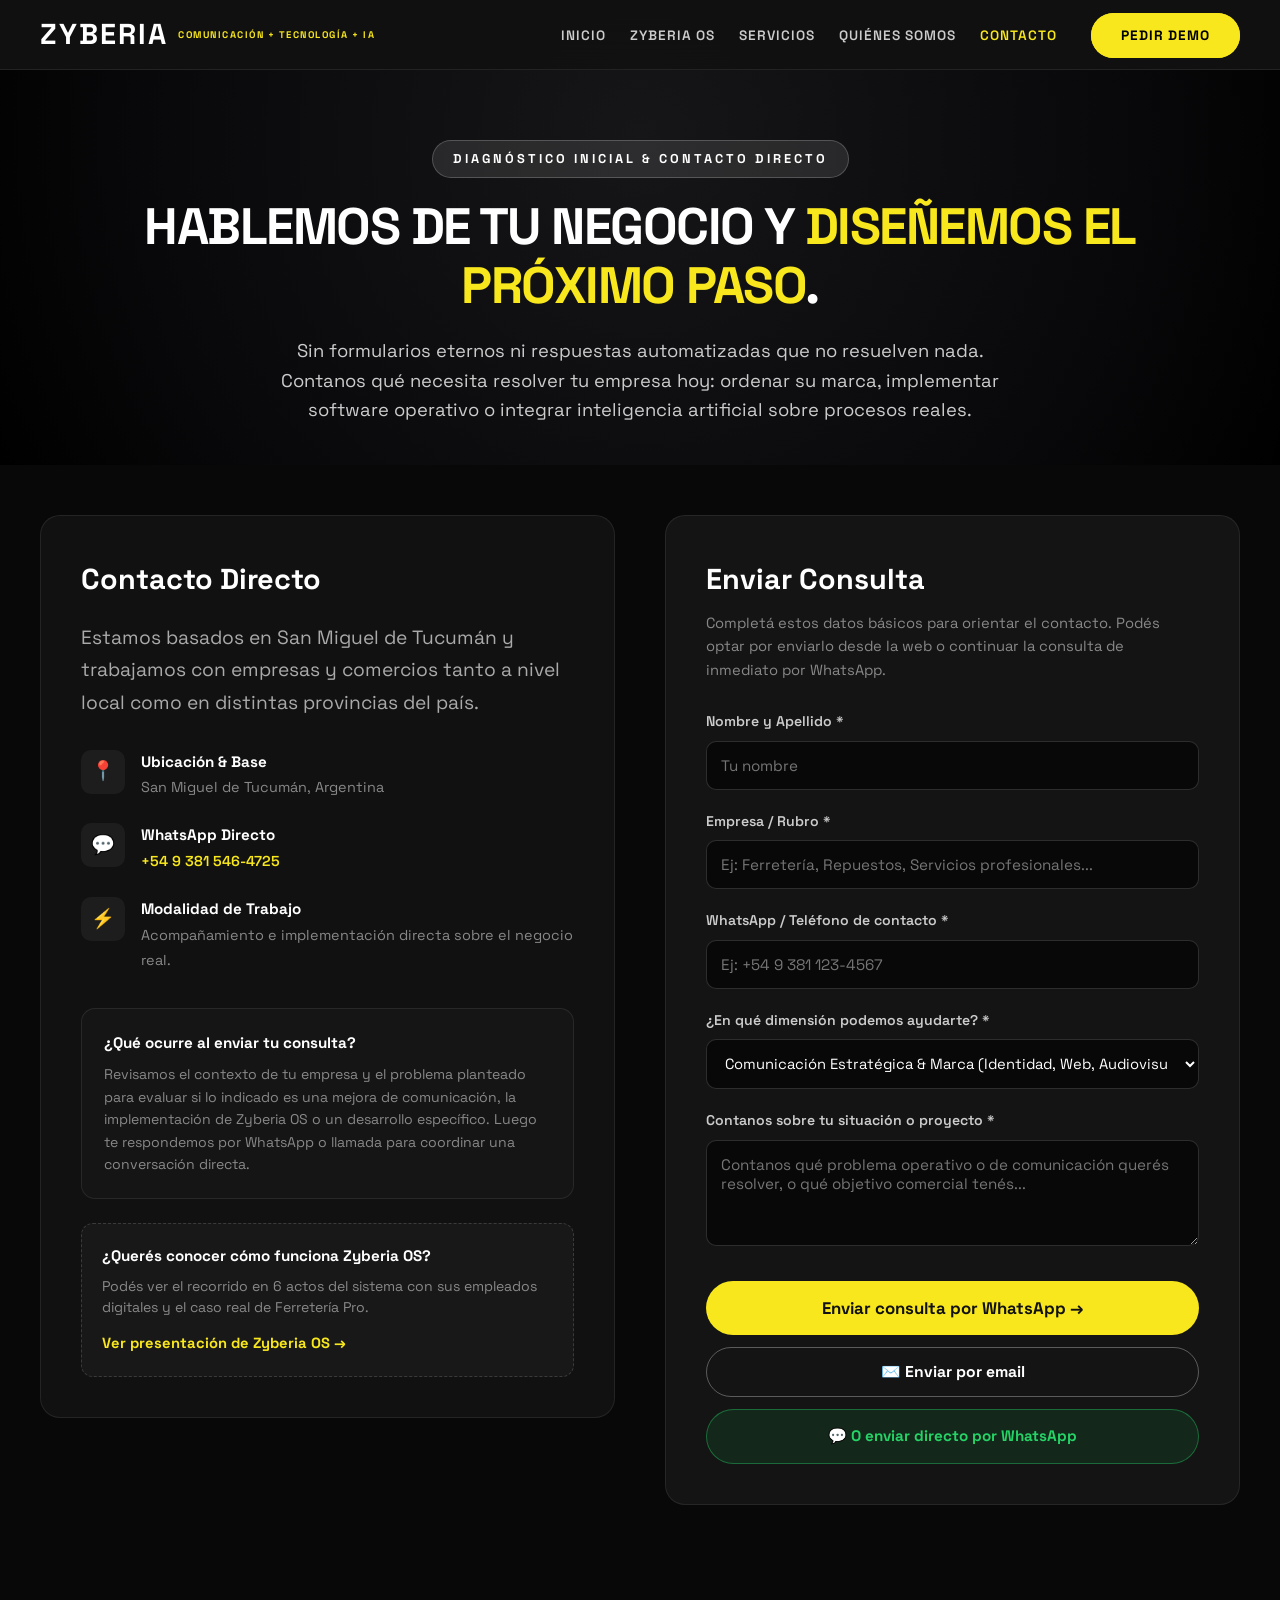
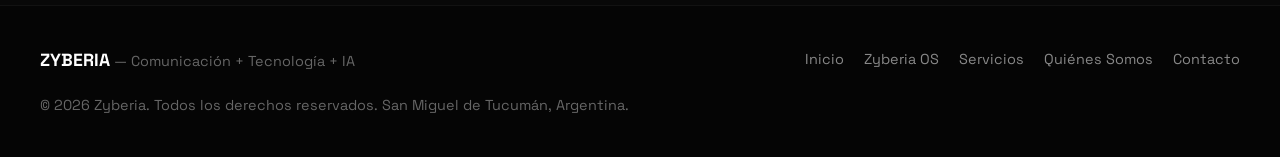
<file: contacto.html>
<!DOCTYPE html>
<html lang="es">
<head>
    <meta charset="UTF-8">
    <meta name="viewport" content="width=device-width, initial-scale=1.0">

    <title>Contacto & Diagnóstico | Zyberia — Hablemos de tu Proyecto</title>
    <meta name="description" content="Ponete en contacto con el equipo de Zyberia. Analizamos la situación de tu negocio en comunicación estratégica, tecnología de gestión o inteligencia artificial.">
    <link rel="canonical" href="https://zyberia.com.ar/contacto.html">
    <meta name="robots" content="index, follow">
    <meta name="author" content="Zyberia">

    <meta property="og:type" content="website">
    <meta property="og:url" content="https://zyberia.com.ar/contacto.html">
    <meta property="og:title" content="Contacto & Diagnóstico | Zyberia">
    <meta property="og:description" content="Ponete en contacto con Zyberia para evaluar proyectos de comunicación de marca, implementación de Zyberia OS o soluciones integrales con IA.">
    <meta property="og:image" content="https://zyberia.com.ar/assets/og_zyberia.png">
    <meta property="og:locale" content="es_AR">
    <meta property="og:site_name" content="Zyberia">

    <link rel="icon" type="image/png" href="assets/favicon.png">
    <link rel="apple-touch-icon" href="assets/favicon.png">

    <link rel="preconnect" href="https://fonts.googleapis.com">
    <link rel="preconnect" href="https://fonts.gstatic.com" crossorigin>
    <link href="https://fonts.googleapis.com/css2?family=Space+Grotesk:wght@400;500;600;700;800;900&display=swap" rel="stylesheet">
    <link rel="stylesheet" href="style.css">
<!-- GOOGLE SEARCH CONSOLE: descomentar y reemplazar TU_CODIGO por el valor que da Google (Verificación > Etiqueta HTML)
<meta name="google-site-verification" content="TU_CODIGO">
-->
</head>
<body style="background-color: #080808; color: #ffffff;">

    <nav class="navbar" id="navbar">
        <div class="nav-container">
            <a href="index.html" class="nav-logo" style="text-decoration: none; line-height: 1;">
                <span class="logo-zyberia">ZYBERIA</span>
                <span style="display: block; font-size: 0.6rem; font-weight: 700; color: var(--color-yellow); letter-spacing: 1.5px; margin-top: 2px;">COMUNICACIÓN + TECNOLOGÍA + IA</span>
            </a>
            
            <ul class="nav-links" id="nav-menu">
                <li><a href="index.html">Inicio</a></li>
                <li><a href="zyberia-os.html">Zyberia OS</a></li>
                <li><a href="servicios.html">Servicios</a></li>
                <li><a href="quienes-somos.html">Quiénes Somos</a></li>
                <li><a href="contacto.html" class="active" style="color: var(--color-yellow);">Contacto</a></li>
                <li style="margin-left: 10px;">
                    <a href="contacto.html?servicio=demo" class="nav-cta" style="background: var(--color-yellow); color: #111; font-weight: 800; border: none; padding: 10px 20px; border-radius: 50px;">Pedir demo</a>
                </li>
            </ul>

            <button class="nav-toggle" id="nav-toggle" aria-label="Menú">
                <span></span><span></span><span></span>
            </button>
        </div>
    </nav>

    <section class="hero-dark" style="min-height: 40vh; padding-top: 140px; padding-bottom: 40px;">
        <div class="container text-center">
            <div class="hero-badge" style="background: rgba(255,255,255,0.1); color: #fff; border-color: rgba(255,255,255,0.2); display: inline-block; margin-bottom: 20px;">DIAGNÓSTICO INICIAL & CONTACTO DIRECTO</div>
            <h1 style="font-size: clamp(2.3rem, 4vw, 3.6rem); font-weight: 800; line-height: 1.15; margin-bottom: 20px;">
                Hablemos de tu negocio y <span style="color: var(--color-yellow);">diseñemos el próximo paso</span>.
            </h1>
            <p style="font-size: 1.15rem; color: #a0a0a0; max-width: 720px; margin: 0 auto; line-height: 1.6;">
                Sin formularios eternos ni respuestas automatizadas que no resuelven nada. Contanos qué necesita resolver tu empresa hoy: ordenar su marca, implementar software operativo o integrar inteligencia artificial sobre procesos reales.
            </p>
        </div>
    </section>

    <section style="padding: 50px 0 100px 0; background: #080808;">
        <div class="container">
            <div style="display: grid; grid-template-columns: repeat(auto-fit, minmax(320px, 1fr)); gap: 50px; align-items: start;">
                
                <!-- Columna Izquierda: Información de Contacto Directo -->
                <div style="background: #111; border: 1px solid rgba(255,255,255,0.08); border-radius: 20px; padding: 40px;">
                    <h3 style="font-size: 1.8rem; font-weight: 800; margin-bottom: 20px; color: #fff;">Contacto Directo</h3>
                    <p style="color: #aaa; line-height: 1.7; margin-bottom: 30px;">
                        Estamos basados en San Miguel de Tucumán y trabajamos con empresas y comercios tanto a nivel local como en distintas provincias del país.
                    </p>

                    <div style="display: flex; flex-direction: column; gap: 24px; margin-bottom: 35px;">
                        <div style="display: flex; gap: 16px; align-items: flex-start;">
                            <div style="width: 44px; height: 44px; background: rgba(255,255,255,0.05); border-radius: 10px; display: flex; align-items: center; justify-content: center; font-size: 1.2rem; color: var(--color-yellow); flex-shrink: 0;">📍</div>
                            <div>
                                <strong style="color: #fff; display: block; font-size: 0.95rem;">Ubicación & Base</strong>
                                <span style="color: #888; font-size: 0.9rem;">San Miguel de Tucumán, Argentina</span>
                            </div>
                        </div>
                        <div style="display: flex; gap: 16px; align-items: flex-start;">
                            <div style="width: 44px; height: 44px; background: rgba(255,255,255,0.05); border-radius: 10px; display: flex; align-items: center; justify-content: center; font-size: 1.2rem; color: var(--color-yellow); flex-shrink: 0;">💬</div>
                            <div>
                                <strong style="color: #fff; display: block; font-size: 0.95rem;">WhatsApp Directo</strong>
                                <a href="https://wa.me/5493815464725" target="_blank" rel="noopener noreferrer" style="color: var(--color-yellow); text-decoration: none; font-weight: 600; font-size: 0.9rem;">+54 9 381 546-4725</a>
                            </div>
                        </div>
                        <div style="display: flex; gap: 16px; align-items: flex-start;">
                            <div style="width: 44px; height: 44px; background: rgba(255,255,255,0.05); border-radius: 10px; display: flex; align-items: center; justify-content: center; font-size: 1.2rem; color: var(--color-yellow); flex-shrink: 0;">⚡</div>
                            <div>
                                <strong style="color: #fff; display: block; font-size: 0.95rem;">Modalidad de Trabajo</strong>
                                <span style="color: #888; font-size: 0.9rem;">Acompañamiento e implementación directa sobre el negocio real.</span>
                            </div>
                        </div>
                    </div>

                    <!-- Cuadro explicativo de qué ocurre al enviar -->
                    <div style="background: rgba(255,255,255,0.02); border: 1px solid rgba(255,255,255,0.08); border-radius: 14px; padding: 22px; margin-bottom: 24px;">
                        <h4 style="color: #fff; font-size: 0.95rem; font-weight: 700; margin-bottom: 8px;">¿Qué ocurre al enviar tu consulta?</h4>
                        <p style="color: #888; font-size: 0.88rem; line-height: 1.6; margin: 0;">
                            Revisamos el contexto de tu empresa y el problema planteado para evaluar si lo indicado es una mejora de comunicación, la implementación de Zyberia OS o un desarrollo específico. Luego te respondemos por WhatsApp o llamada para coordinar una conversación directa.
                        </p>
                    </div>

                    <div style="background: rgba(255,255,255,0.03); border: 1px dashed rgba(255,255,255,0.15); border-radius: 12px; padding: 20px;">
                        <h4 style="color: #fff; font-size: 0.95rem; margin-bottom: 8px;">¿Querés conocer cómo funciona Zyberia OS?</h4>
                        <p style="color: #888; font-size: 0.88rem; margin-bottom: 12px; line-height: 1.5;">Podés ver el recorrido en 6 actos del sistema con sus empleados digitales y el caso real de Ferretería Pro.</p>
                        <a href="zyberia-os.html" style="color: var(--color-yellow); font-weight: 700; text-decoration: none; font-size: 0.92rem;">Ver presentación de Zyberia OS →</a>
                    </div>
                </div>

                <!-- Columna Derecha: Formulario optimizado -->
                <div style="background: #141414; border: 1px solid rgba(255,255,255,0.08); border-radius: 20px; padding: 40px;">
                    <h3 style="font-size: 1.8rem; font-weight: 800; margin-bottom: 10px; color: #fff;">Enviar Consulta</h3>
                    <p style="color: #888; font-size: 0.92rem; margin-bottom: 28px; line-height: 1.6;">
                        Completá estos datos básicos para orientar el contacto. Podés optar por enviarlo desde la web o continuar la consulta de inmediato por WhatsApp.
                    </p>

                    <!-- Mensaje de confirmación dinámico -->
                    <div id="form-success-banner" style="display: none; background: rgba(245, 166, 35, 0.12); border: 1px solid var(--color-yellow); border-radius: 12px; padding: 18px 20px; margin-bottom: 24px; color: #fff; font-size: 0.95rem; line-height: 1.6;">
                        <strong style="color: var(--color-yellow); display: block; margin-bottom: 4px; font-size: 1.05rem;">✓ Mensaje registrado correctamente</strong>
                        Gracias por tu consulta. Analizaremos tu planteo y Diego Cardoso o un especialista del equipo se pondrá en contacto a la brevedad para coordinar la conversación.
                    </div>

                    <form id="contact-form" style="display: flex; flex-direction: column; gap: 20px;">
                        <div>
                            <label for="contact-name" style="display: block; color: #ccc; font-size: 0.88rem; margin-bottom: 8px; font-weight: 600;">Nombre y Apellido *</label>
                            <input id="contact-name" name="name" type="text" required placeholder="Tu nombre" style="width: 100%; padding: 14px; background: #080808; border: 1px solid rgba(255,255,255,0.15); border-radius: 10px; color: #fff; font-family: inherit; font-size: 0.95rem; box-sizing: border-box;">
                        </div>

                        <div>
                            <label for="contact-company" style="display: block; color: #ccc; font-size: 0.88rem; margin-bottom: 8px; font-weight: 600;">Empresa / Rubro *</label>
                            <input id="contact-company" name="company" type="text" required placeholder="Ej: Ferretería, Repuestos, Servicios profesionales..." style="width: 100%; padding: 14px; background: #080808; border: 1px solid rgba(255,255,255,0.15); border-radius: 10px; color: #fff; font-family: inherit; font-size: 0.95rem; box-sizing: border-box;">
                        </div>

                        <div>
                            <label for="contact-phone" style="display: block; color: #ccc; font-size: 0.88rem; margin-bottom: 8px; font-weight: 600;">WhatsApp / Teléfono de contacto *</label>
                            <input id="contact-phone" name="phone" type="tel" required placeholder="Ej: +54 9 381 123-4567" style="width: 100%; padding: 14px; background: #080808; border: 1px solid rgba(255,255,255,0.15); border-radius: 10px; color: #fff; font-family: inherit; font-size: 0.95rem; box-sizing: border-box;">
                        </div>

                        <div>
                            <label for="contact-service" style="display: block; color: #ccc; font-size: 0.88rem; margin-bottom: 8px; font-weight: 600;">¿En qué dimensión podemos ayudarte? *</label>
                            <select id="contact-service" name="service" style="width: 100%; padding: 14px; background: #080808; border: 1px solid rgba(255,255,255,0.15); border-radius: 10px; color: #fff; font-family: inherit; font-size: 0.92rem; box-sizing: border-box; cursor: pointer;">
                                <option value="comunicacion">Comunicación Estratégica & Marca (Identidad, Web, Audiovisual, Contenidos)</option>
                                <option value="zyberia-os">Zyberia OS (Sistema de gestión, inventario, ventas y catálogo comercial)</option>
                                <option value="solucion-integral">Solución Integral (Comunicación + Sistemas de Gestión + Inteligencia Artificial)</option>
                                <option value="desarrollo-medida">Tecnología & Software a Medida</option>
                                <option value="otro">Otra consulta o diagnóstico general</option>
                            </select>
                            <div id="service-context-hint" style="display: none; margin-top: 8px; font-size: 0.8rem; color: var(--color-yellow); padding-left: 2px;"></div>
                        </div>

                        <div>
                            <label for="contact-message" style="display: block; color: #ccc; font-size: 0.88rem; margin-bottom: 8px; font-weight: 600;">Contanos sobre tu situación o proyecto *</label>
                            <textarea id="contact-message" name="message" rows="4" required placeholder="Contanos qué problema operativo o de comunicación querés resolver, o qué objetivo comercial tenés..." style="width: 100%; padding: 14px; background: #080808; border: 1px solid rgba(255,255,255,0.15); border-radius: 10px; color: #fff; font-family: inherit; font-size: 0.95rem; resize: vertical; box-sizing: border-box;"></textarea>
                        </div>

                        <div style="display: flex; flex-direction: column; gap: 12px; margin-top: 8px;">
                            <button id="btn-submit-form" type="submit" style="width: 100%; background: var(--color-yellow); color: #111; font-weight: 800; border: none; padding: 16px; border-radius: 50px; font-size: 1.05rem; cursor: pointer; transition: transform 0.2s, background 0.2s; font-family: inherit;">
                                Enviar consulta por WhatsApp →
                            </button>

                            <button id="btn-submit-mail" type="button" style="width: 100%; background: transparent; color: #fff; font-weight: 700; border: 1px solid rgba(255,255,255,0.3); padding: 14px; border-radius: 50px; font-size: 0.98rem; cursor: pointer; font-family: inherit;">
                                ✉️ Enviar por email
                            </button>
                            
                            <a id="btn-submit-wa" href="https://wa.me/5493815464725" target="_blank" rel="noopener noreferrer" style="width: 100%; display: flex; align-items: center; justify-content: center; gap: 8px; background: rgba(37, 211, 102, 0.1); border: 1px solid rgba(37, 211, 102, 0.4); color: #25D366; font-weight: 700; padding: 14px; border-radius: 50px; font-size: 0.95rem; text-decoration: none; cursor: pointer; box-sizing: border-box; text-align: center; transition: background 0.2s;">
                                💬 O enviar directo por WhatsApp
                            </a>
                        </div>
                    </form>
                </div>
            </div>
        </div>
    </section>

    <footer style="padding: 40px 0; background: #050505; border-top: 1px solid rgba(255,255,255,0.05); color: #666; font-size: 0.9rem;">
        <div class="container" style="display: flex; justify-content: space-between; align-items: center; flex-wrap: wrap; gap: 20px;">
            <div>
                <strong style="color: #fff; font-size: 1.1rem;">ZYBERIA</strong> — Comunicación + Tecnología + IA
            </div>
            <div style="display: flex; gap: 20px;">
                <a href="index.html" style="color: #888; text-decoration: none;">Inicio</a>
                <a href="zyberia-os.html" style="color: #888; text-decoration: none;">Zyberia OS</a>
                <a href="servicios.html" style="color: #888; text-decoration: none;">Servicios</a>
                <a href="quienes-somos.html" style="color: #888; text-decoration: none;">Quiénes Somos</a>
                <a href="contacto.html" style="color: #888; text-decoration: none;">Contacto</a>
            </div>
            <div>
                &copy; 2026 Zyberia. Todos los derechos reservados. San Miguel de Tucumán, Argentina.
            </div>
        </div>
    </footer>

    <script src="main.js"></script>

    <!-- Script de optimización comercial y mapeo de parámetros URL para contacto.html -->
    <script>
    document.addEventListener('DOMContentLoaded', () => {
        const form = document.getElementById('contact-form');
        const serviceSelect = document.getElementById('contact-service');
        const hintDiv = document.getElementById('service-context-hint');
        const waDirectBtn = document.getElementById('btn-submit-wa');
        const successBanner = document.getElementById('form-success-banner');

        const nameInput = document.getElementById('contact-name');
        const companyInput = document.getElementById('contact-company');
        const phoneInput = document.getElementById('contact-phone');
        const messageInput = document.getElementById('contact-message');

        // Mapeo detallado de parámetros que pueden llegar desde servicios.html u otras páginas
        const serviceParamMap = {
            'branding': {
                value: 'comunicacion',
                hint: 'Interés detectado: Identidad Visual & Branding'
            },
            'desarrollo-web': {
                value: 'comunicacion',
                hint: 'Interés detectado: Diseño & Desarrollo Web'
            },
            'comunicacion': {
                value: 'comunicacion',
                hint: 'Interés detectado: Comunicación Estratégica & Contenidos'
            },
            'audiovisual': {
                value: 'comunicacion',
                hint: 'Interés detectado: Producción Audiovisual & Spots'
            },
            'seo': {
                value: 'comunicacion',
                hint: 'Interés detectado: Presencia de Marca & SEO Local'
            },
            'demo': {
                value: 'zyberia-os',
                hint: 'Interés detectado: Demo en vivo de Zyberia OS',
                message: 'Quiero pedir una demo de Zyberia OS para mi negocio.'
            },
            'zyberia-os': {
                value: 'zyberia-os',
                hint: 'Interés detectado: Implementación de Zyberia OS'
            },
            'ia': {
                value: 'solucion-integral',
                hint: 'Interés detectado: Inteligencia Artificial & Empleados Digitales'
            },
            'integral': {
                value: 'solucion-integral',
                hint: 'Interés detectado: Solución Integral (Comunicación + Sistemas + IA)'
            },
            'software': {
                value: 'desarrollo-medida',
                hint: 'Interés detectado: Tecnología & Software a Medida'
            }
        };

        // Procesamiento de URLSearchParams
        const urlParams = new URLSearchParams(window.location.search);
        const servicioParam = urlParams.get('servicio');

        if (servicioParam) {
            const normalized = servicioParam.toLowerCase().trim();
            if (serviceParamMap[normalized]) {
                const mapping = serviceParamMap[normalized];
                if (serviceSelect) {
                    serviceSelect.value = mapping.value;
                }
                if (mapping.message && messageInput && !messageInput.value) {
                    messageInput.value = mapping.message;
                }
                if (hintDiv) {
                    hintDiv.textContent = 'ℹ️ ' + mapping.hint;
                    hintDiv.style.display = 'block';
                }
            } else if (serviceSelect) {
                // Si coincide directamente con uno de los values del selector
                const directMatch = Array.from(serviceSelect.options).some(opt => opt.value === normalized);
                if (directMatch) {
                    serviceSelect.value = normalized;
                }
            }
        }

        // Actualizar dinámicamente el enlace de WhatsApp según los campos completados
        function updateWhatsAppLink() {
            if (!waDirectBtn) return;
            const name = nameInput ? nameInput.value.trim() : '';
            const company = companyInput ? companyInput.value.trim() : '';
            const selectedText = serviceSelect ? serviceSelect.options[serviceSelect.selectedIndex].text : '';
            const userMsg = messageInput ? messageInput.value.trim() : '';

            let text = 'Hola Zyberia! ';
            if (name) text += 'Mi nombre es ' + name + (company ? ' de ' + company : '') + '. ';
            if (serviceSelect && serviceSelect.value) {
                text += 'Quiero consultar por: ' + selectedText + '. ';
            }
            if (userMsg) {
                text += 'Consulta: ' + userMsg;
            } else if (!name) {
                text += 'Quisiera solicitar un diagnóstico sobre servicios de comunicación o el sistema Zyberia OS.';
            }

            waDirectBtn.href = 'https://wa.me/5493815464725?text=' + encodeURIComponent(text);
        }

        // Escuchar cambios en los inputs para actualizar el enlace de WhatsApp
        [nameInput, companyInput, phoneInput, messageInput].forEach(inp => {
            if (inp) inp.addEventListener('input', updateWhatsAppLink);
        });
        if (serviceSelect) serviceSelect.addEventListener('change', () => {
            if (hintDiv) hintDiv.style.display = 'none'; // ocultar hint previo si el usuario cambia manualmente
            updateWhatsAppLink();
        });

        // Manejar el submit del formulario con feedback en página
        if (form) {
            // Envío por email (FormSubmit) a la casilla de Zyberia
            const mailBtn = document.getElementById('btn-submit-mail');
            if (mailBtn) {
                mailBtn.addEventListener('click', () => {
                    if (!form.reportValidity()) return;
                    const payload = {
                        _subject: 'Nueva consulta desde zyberia.com.ar',
                        _template: 'table',
                        _captcha: 'false',
                        Nombre: nameInput ? nameInput.value.trim() : '',
                        Empresa: companyInput ? companyInput.value.trim() : '',
                        Telefono: phoneInput ? phoneInput.value.trim() : '',
                        Interes: serviceSelect ? serviceSelect.options[serviceSelect.selectedIndex].text : '',
                        Mensaje: messageInput ? messageInput.value.trim() : ''
                    };
                    const label = mailBtn.textContent;
                    mailBtn.disabled = true;
                    mailBtn.textContent = 'Enviando...';
                    fetch('https://formsubmit.co/ajax/zyberia.comunicacion.ia@gmail.com', {
                        method: 'POST',
                        headers: { 'Content-Type': 'application/json', 'Accept': 'application/json' },
                        body: JSON.stringify(payload)
                    }).then(r => r.json()).then(data => {
                        if (!(data && (data.success === true || data.success === 'true'))) throw new Error('send failed');
                        if (successBanner) {
                            successBanner.style.display = 'block';
                            successBanner.scrollIntoView({ behavior: 'smooth', block: 'nearest' });
                        }
                        form.reset();
                        updateWhatsAppLink();
                    }).catch(() => {
                        alert('No pudimos enviar tu consulta por email en este momento. Probá por WhatsApp o intentá de nuevo en unos minutos.');
                    }).finally(() => {
                        mailBtn.disabled = false;
                        mailBtn.textContent = label;
                    });
                });
            }

            form.addEventListener('submit', (e) => {
                e.preventDefault();

                const name = nameInput ? nameInput.value.trim() : '';
                const company = companyInput ? companyInput.value.trim() : '';
                const phone = phoneInput ? phoneInput.value.trim() : '';
                const service = serviceSelect ? serviceSelect.options[serviceSelect.selectedIndex].text : '';
                const note = messageInput ? messageInput.value.trim() : '';

                const waUrl = 'https://wa.me/5493815464725?text=' + encodeURIComponent(
                    'Hola Zyberia! Les escribo desde la web.' + '\n' +
                    '• Nombre: ' + name + '\n' +
                    '• Empresa/Rubro: ' + company + '\n' +
                    '• Teléfono: ' + phone + '\n' +
                    '• Área de interés: ' + service + '\n' +
                    (note ? '• Detalle: ' + note : '')
                );

                // El formulario abre WhatsApp directamente con los datos cargados
                if (!window.open(waUrl, '_blank')) { window.location.href = waUrl; }
                form.reset();
                updateWhatsAppLink();
            });
        }
    });
    </script>
</body>
</html>
</file>
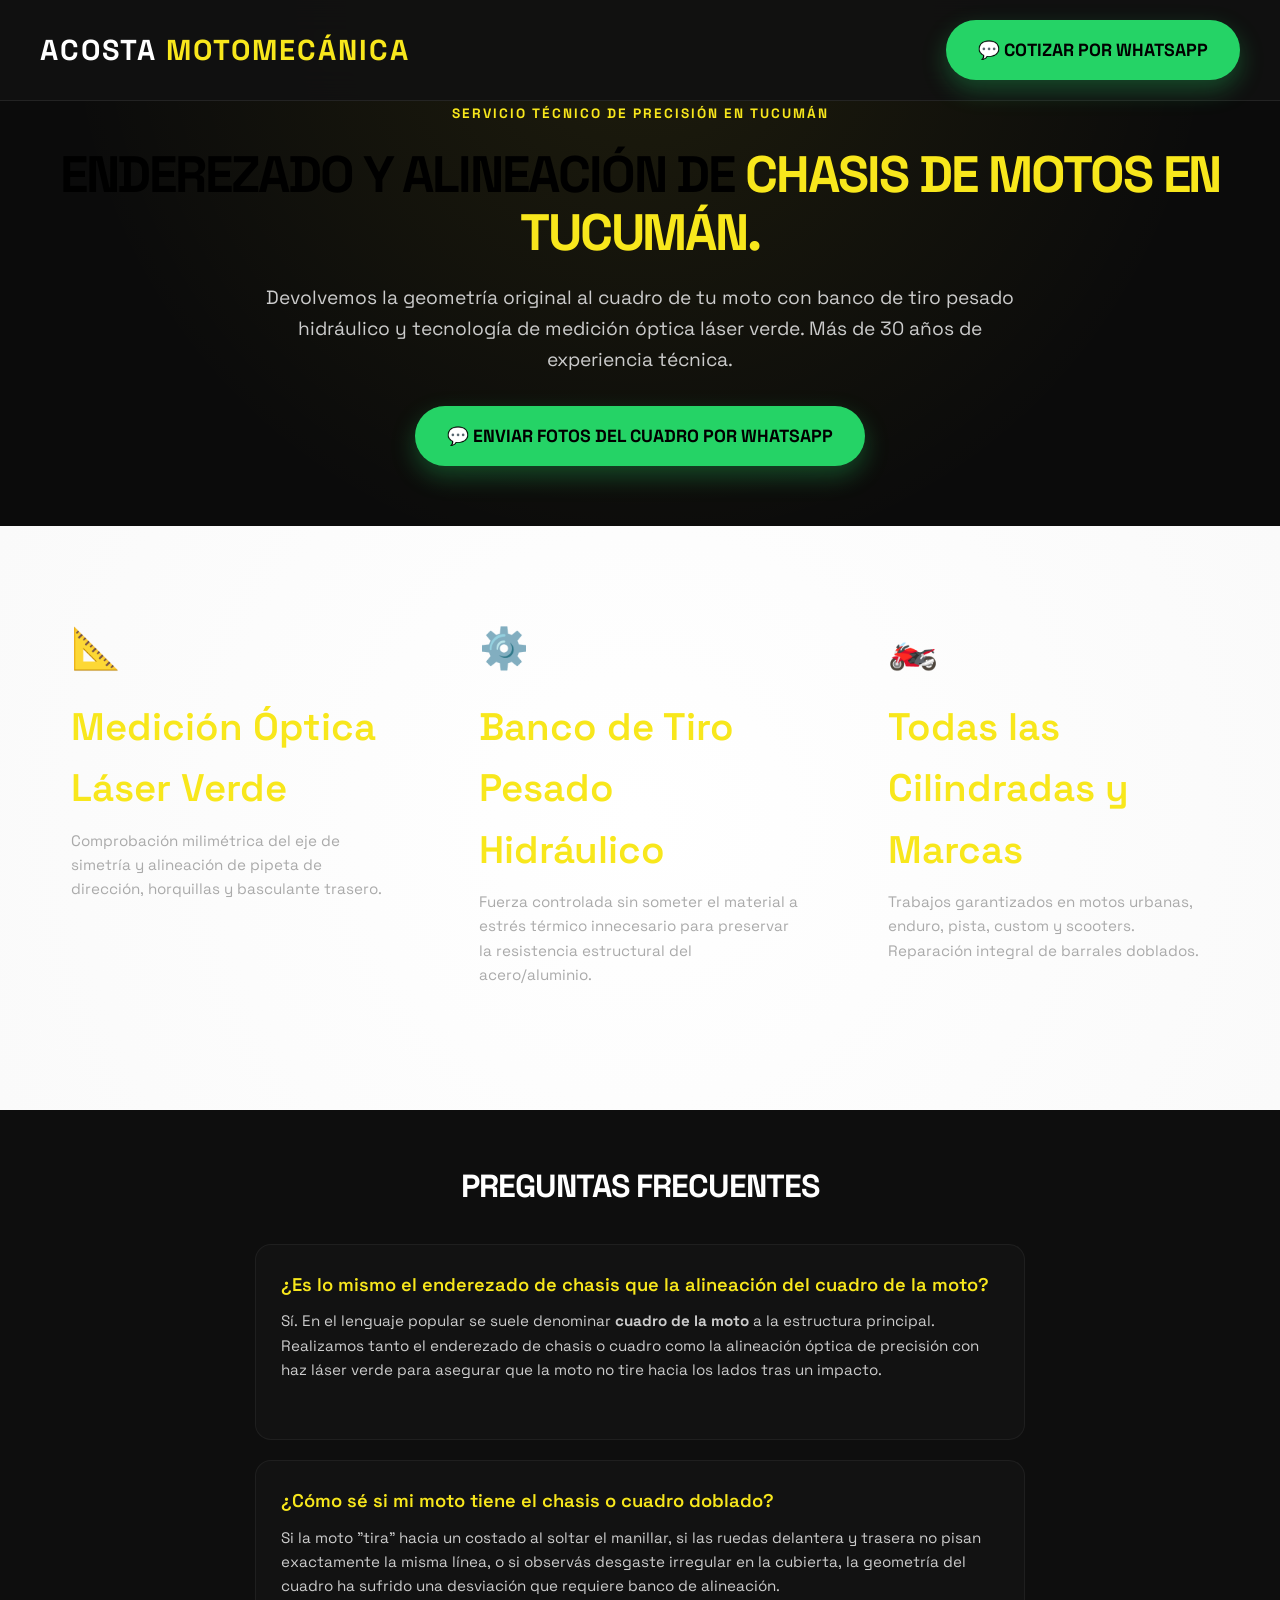
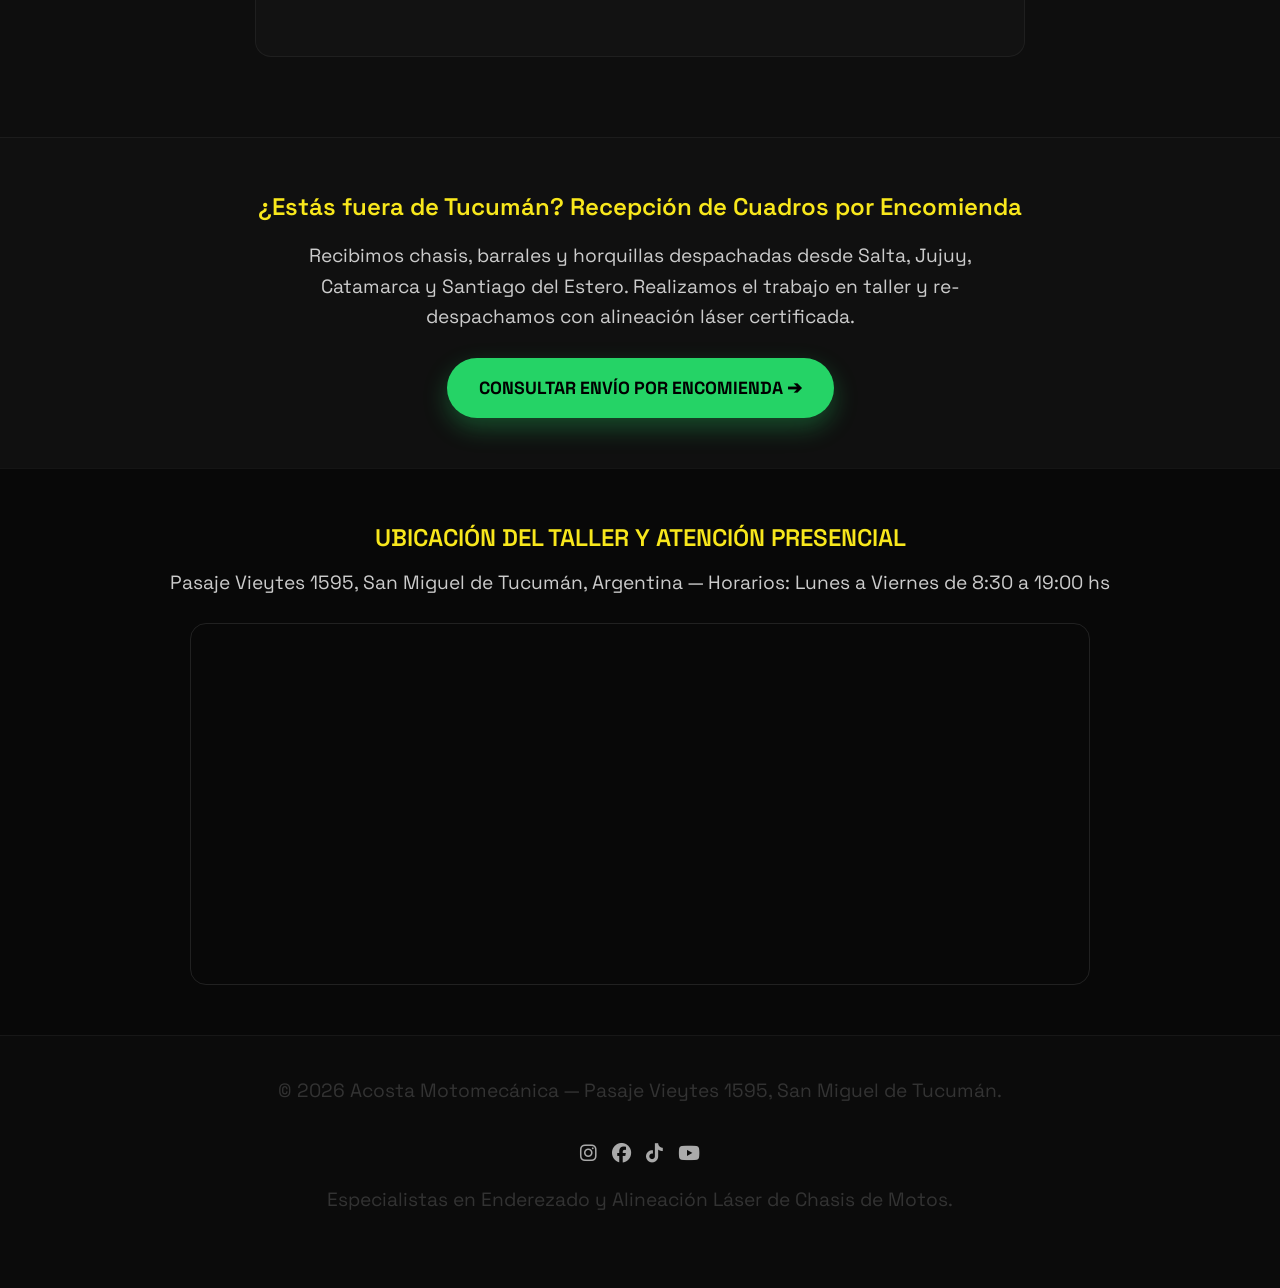
<file: enderezado-de-chasis-de-motos.html>
<!DOCTYPE html>
<html lang="es">
<head>
    <meta charset="UTF-8">
    <meta name="viewport" content="width=device-width, initial-scale=1.0">

    <!-- ═══ SEO TÉCNICO & METAS (ACT-P0-002) ═══ -->
    <title>Enderezado de Chasis de Motos en Tucumán | Acosta Motomecánica</title>
    <meta name="description" content="Servicio técnico especializado en enderezado y alineación de chasis, cuadros, barrales y horquillas de motos en Tucumán. Medición láser y banco hidráulico pesado.">
    <link rel="canonical" href="https://acostamotomecanica.com.ar/enderezado-de-chasis-de-motos.html">
    <meta name="robots" content="index, follow">
    <meta name="author" content="Acosta Motomecánica">

    <!-- ═══ GEO META TAGS (ACT-P1-003) ═══ -->
    <meta name="geo.region" content="AR-T">
    <meta name="geo.placename" content="San Miguel de Tucumán">
    <meta name="geo.position" content="-26.8333;-65.2167">
    <meta name="ICBM" content="-26.8333, -65.2167">

    <!-- ═══ OPEN GRAPH ═══ -->
    <meta property="og:type" content="website">
    <meta property="og:url" content="https://acostamotomecanica.com.ar/enderezado-de-chasis-de-motos.html">
    <meta property="og:title" content="Enderezado de Chasis de Motos en Tucumán | Acosta Motomecánica">
    <meta property="og:description" content="Alineación óptica láser verde y banco de tiro pesado hidráulico para cuadros y chasis de motos. Pje Vieytes 1595, Tucumán.">
    <meta property="og:image" content="https://acostamotomecanica.com.ar/assets/og_acosta.png">
    <meta property="og:locale" content="es_AR">

    <!-- ═══ SCHEMA.ORG AUTOMOTIVE REPAIR (ACT-P0-003) ═══ -->
    <script type="application/ld+json">
    {
      "@context": "https://schema.org",
      "@type": "AutomotiveRepair",
      "name": "Acosta Motomecánica - Enderezado de Chasis",
      "image": "https://acostamotomecanica.com.ar/assets/og_acosta.png",
      "@id": "https://acostamotomecanica.com.ar/#workshop",
      "url": "https://acostamotomecanica.com.ar/enderezado-de-chasis-de-motos.html",
      "telephone": "+543816076424",
      "address": {
        "@type": "PostalAddress",
        "streetAddress": "Pasaje Vieytes 1595",
        "addressLocality": "San Miguel de Tucumán",
        "addressRegion": "Tucumán",
        "postalCode": "T4000",
        "addressCountry": "AR"
      },
      "geo": {
        "@type": "GeoCoordinates",
        "latitude": -26.8333,
        "longitude": -65.2167
      },
      "priceRange": "$$"
    }
    </script>

    <!-- ═══ SCHEMA.ORG BREADCRUMBLIST (ACT-P1-004) ═══ -->
    <script type="application/ld+json">
    {
      "@context": "https://schema.org",
      "@type": "BreadcrumbList",
      "itemListElement": [
        {
          "@type": "ListItem",
          "position": 1,
          "name": "Inicio",
          "item": "https://acostamotomecanica.com.ar/"
        },
        {
          "@type": "ListItem",
          "position": 2,
          "name": "Enderezado de Chasis de Motos",
          "item": "https://acostamotomecanica.com.ar/enderezado-de-chasis-de-motos.html"
        }
      ]
    }
    </script>

    <!-- FONTS & STYLES -->
    <link rel="preconnect" href="https://fonts.googleapis.com">
    <link rel="preconnect" href="https://fonts.gstatic.com" crossorigin>
    <link href="https://fonts.googleapis.com/css2?family=Space+Grotesk:wght@400;500;600;700;800&display=swap" rel="stylesheet">
    <link rel="stylesheet" href="https://cdnjs.cloudflare.com/ajax/libs/font-awesome/6.4.0/css/all.min.css">
    <link rel="stylesheet" href="style.css">
    <style>
        body { background-color: #0b0b0b; color: #ffffff; font-family: 'Space Grotesk', sans-serif; }
        .accent { color: #f8e71c; }
        .hero-acosta { padding: 100px 0 60px; text-align: center; background: radial-gradient(circle at top, rgba(248, 231, 28, 0.08) 0%, transparent 70%); }
        .btn-whatsapp { background: #25d366; color: #000; font-weight: 700; padding: 16px 32px; border-radius: 50px; text-decoration: none; display: inline-flex; align-items: center; gap: 10px; font-size: 1.1rem; box-shadow: 0 10px 25px rgba(37, 211, 102, 0.3); transition: transform 0.2s; }
        .btn-whatsapp:hover { transform: translateY(-3px); background: #20bd5a; }
        .tech-card { background: rgba(255,255,255,0.03); border: 1px solid rgba(255,255,255,0.08); padding: 30px; border-radius: 20px; text-align: left; }
    </style>
</head>
<body>

    <!-- NAVBAR -->
    <nav class="navbar">
        <div class="nav-container">
            <a href="index.html" class="nav-logo">
                <span class="logo-zyberia" style="color: #fff;">ACOSTA <span style="color: #f8e71c;">MOTOMECÁNICA</span></span>
            </a>
            <a href="https://wa.me/5493816076424?text=Hola,%20quisiera%20consultar%20por%20enderezado/alineación%20de%20chasis" class="btn-whatsapp" id="btn-whatsapp-header" onclick="trackWhatsAppClick('header')">💬 COTIZAR POR WHATSAPP</a>
        </div>
    </nav>

    <!-- ═══ HERO SECTION (ACT-P0-001) ═══ -->
    <header class="hero-acosta">
        <div class="container">
            <span style="font-size: 0.85rem; letter-spacing: 2px; font-weight: 700; color: #f8e71c; text-transform: uppercase;">SERVICIO TÉCNICO DE PRECISIÓN EN TUCUMÁN</span>
            
            <h1 class="reveal" style="font-size: clamp(2.2rem, 4vw, 3.8rem); margin: 20px 0; line-height: 1.15; font-weight: 800;">
                ENDEREZADO Y ALINEACIÓN DE <span class="accent">CHASIS DE MOTOS EN TUCUMÁN.</span>
            </h1>

            <p class="reveal-delay" style="max-width: 760px; margin: 0 auto 30px; font-size: 1.2rem; color: #cccccc; line-height: 1.6;">
                Devolvemos la geometría original al cuadro de tu moto con banco de tiro pesado hidráulico y tecnología de medición óptica láser verde. Más de 30 años de experiencia técnica.
            </p>

            <div style="margin-top: 30px;">
                <a href="https://wa.me/5493816076424?text=Hola,%20quisiera%20consultar%20presupuesto%20para%20enderezar/alinear%20chasis%20de%20moto" class="btn-whatsapp" id="btn-whatsapp-hero" onclick="trackWhatsAppClick('hero')">
                    <span>💬 ENVIAR FOTOS DEL CUADRO POR WHATSAPP</span>
                </a>
            </div>
        </div>
    </header>

    <!-- ═══ CARACTERÍSTICAS TÉCNICAS ═══ -->
    <section style="padding: 60px 0;">
        <div class="container">
            <div style="display: grid; grid-template-columns: repeat(auto-fit, minmax(280px, 1fr)); gap: 25px;">
                <div class="tech-card">
                    <div style="font-size: 2.5rem; margin-bottom: 15px;">📐</div>
                    <h3 style="color: #f8e71c; margin-bottom: 10px;">Medición Óptica Láser Verde</h3>
                    <p style="color: #aaa; font-size: 0.95rem;">Comprobación milimétrica del eje de simetría y alineación de pipeta de dirección, horquillas y basculante trasero.</p>
                </div>
                <div class="tech-card">
                    <div style="font-size: 2.5rem; margin-bottom: 15px;">⚙️</div>
                    <h3 style="color: #f8e71c; margin-bottom: 10px;">Banco de Tiro Pesado Hidráulico</h3>
                    <p style="color: #aaa; font-size: 0.95rem;">Fuerza controlada sin someter el material a estrés térmico innecesario para preservar la resistencia estructural del acero/aluminio.</p>
                </div>
                <div class="tech-card">
                    <div style="font-size: 2.5rem; margin-bottom: 15px;">🏍️</div>
                    <h3 style="color: #f8e71c; margin-bottom: 10px;">Todas las Cilindradas y Marcas</h3>
                    <p style="color: #aaa; font-size: 0.95rem;">Trabajos garantizados en motos urbanas, enduro, pista, custom y scooters. Reparación integral de barrales doblados.</p>
                </div>
            </div>
        </div>
    </section>

    <!-- ═══ FAQ EQUIVALENCIA CUADRO VS CHASIS (ACT-P1-005) ═══ -->
    <section id="faq" style="padding: 60px 0; background: rgba(255,255,255,0.01);">
        <div class="container" style="max-width: 850px;">
            <h2 style="text-align: center; color: #ffffff; margin-bottom: 40px; font-size: 2rem;">PREGUNTAS FRECUENTES</h2>

            <div class="faq-item" style="margin-bottom: 20px; background: rgba(255,255,255,0.02); padding: 25px; border-radius: 16px; border: 1px solid rgba(255,255,255,0.05);">
                <h3 style="color: #f8e71c; font-size: 1.15rem; margin-bottom: 10px;">¿Es lo mismo el enderezado de chasis que la alineación del cuadro de la moto?</h3>
                <p style="color: #ccc; font-size: 0.95rem; line-height: 1.6;">
                    Sí. En el lenguaje popular se suele denominar <strong>cuadro de la moto</strong> a la estructura principal. Realizamos tanto el enderezado de chasis o cuadro como la alineación óptica de precisión con haz láser verde para asegurar que la moto no tire hacia los lados tras un impacto.
                </p>
            </div>

            <div class="faq-item" style="margin-bottom: 20px; background: rgba(255,255,255,0.02); padding: 25px; border-radius: 16px; border: 1px solid rgba(255,255,255,0.05);">
                <h3 style="color: #f8e71c; font-size: 1.15rem; margin-bottom: 10px;">¿Cómo sé si mi moto tiene el chasis o cuadro doblado?</h3>
                <p style="color: #ccc; font-size: 0.95rem; line-height: 1.6;">
                    Si la moto "tira" hacia un costado al soltar el manillar, si las ruedas delantera y trasera no pisan exactamente la misma línea, o si observás desgaste irregular en la cubierta, la geometría del cuadro ha sufrido una desviación que requiere banco de alineación.
                </p>
            </div>
        </div>
    </section>

    <!-- ═══ COBERTURA ENCOMIENDAS NOA (ACT-P1-001) ═══ -->
    <section id="cobertura-noa" style="padding: 50px 0; background: rgba(255,255,255,0.02); border-top: 1px solid rgba(255,255,255,0.05);">
        <div class="container" style="text-align: center;">
            <h3 style="color: #f8e71c; margin-bottom: 15px; font-size: 1.5rem;">¿Estás fuera de Tucumán? Recepción de Cuadros por Encomienda</h3>
            <p style="max-width: 700px; margin: 0 auto 25px; color: #ccc; line-height: 1.6;">
                Recibimos chasis, barrales y horquillas despachadas desde Salta, Jujuy, Catamarca y Santiago del Estero. Realizamos el trabajo en taller y re-despachamos con alineación láser certificada.
            </p>
            <div>
                <a href="https://wa.me/5493816076424?text=Hola,%20quisiera%20consultar%20por%20envío%20de%20cuadro/chasis%20desde%20otra%20provincia" class="btn-whatsapp" id="btn-whatsapp-noa" onclick="trackWhatsAppClick('noa')">CONSULTAR ENVÍO POR ENCOMIENDA ➔</a>
            </div>
        </div>
    </section>

    <!-- ═══ UBICACIÓN MAPA GOOGLE MAPS (ACT-P1-002) ═══ -->
    <section id="ubicacion" style="padding: 50px 0; background: rgba(0,0,0,0.3); border-top: 1px solid rgba(255,255,255,0.05);">
        <div class="container">
            <h3 style="color: #f8e71c; text-align: center; margin-bottom: 10px; font-size: 1.5rem;">UBICACIÓN DEL TALLER Y ATENCIÓN PRESENCIAL</h3>
            <p style="text-align: center; color: #ccc; margin-bottom: 25px;">Pasaje Vieytes 1595, San Miguel de Tucumán, Argentina — Horarios: Lunes a Viernes de 8:30 a 19:00 hs</p>
            <div style="max-width: 900px; margin: 0 auto; border-radius: 16px; overflow: hidden; border: 1px solid rgba(255,255,255,0.1);">
                <iframe 
                    src="https://www.google.com/maps/embed?pb=!1m18!1m12!1m3!1d3560.102345!2d-65.2167!3d-26.8333!2m3!1f0!2f0!3f0!3m2!1i1024!2i768!4f13.1!3m3!1m2!1s0x0%3A0x0!2zMjYsNDknNTkuOSJTIDY1wrAxMycwMC4xIlc!5e0!3m2!1ses!2sar!4v1700000000000!5m2!1ses!2sar" 
                    width="100%" 
                    height="360" 
                    style="border:0; display: block;" 
                    allowfullscreen="" 
                    loading="lazy" 
                    referrerpolicy="no-referrer-when-downgrade">
                </iframe>
            </div>
        </div>
    </section>

    <!-- FOOTER -->
    <footer style="padding: 40px 0; text-align: center; border-top: 1px solid rgba(255,255,255,0.05); font-size: 0.85rem; color: #888;">
        <div class="container">
            <p>© 2026 Acosta Motomecánica — Pasaje Vieytes 1595, San Miguel de Tucumán.</p>
            <div style="margin: 15px 0; display: flex; justify-content: center; gap: 15px;">
                <a href="https://www.instagram.com/acostamotomecanica/" target="_blank" aria-label="Instagram" style="color: #aaa; font-size: 1.2rem;"><i class="fab fa-instagram"></i></a>
                <a href="https://www.facebook.com/acostamotomecanica" target="_blank" aria-label="Facebook" style="color: #aaa; font-size: 1.2rem;"><i class="fab fa-facebook"></i></a>
                <a href="https://www.tiktok.com/@miguel.acosta653" target="_blank" aria-label="TikTok" style="color: #aaa; font-size: 1.2rem;"><i class="fab fa-tiktok"></i></a>
                <a href="https://www.youtube.com/watch?v=HanE5sRBMdE" target="_blank" aria-label="YouTube" style="color: #aaa; font-size: 1.2rem;"><i class="fab fa-youtube"></i></a>
            </div>
            <p style="margin-top: 5px;">Especialistas en Enderezado y Alineación Láser de Chasis de Motos.</p>
        </div>
    </footer>

    <!-- TRACKING SCRIPT (whatsapp_click) -->
    <script>
        function trackWhatsAppClick(location) {
            console.log("EVENT_TRACKED: whatsapp_click", { location: location, timestamp: new Date().toISOString() });
            if (typeof gtag === 'function') {
                gtag('event', 'whatsapp_click', { 'event_category': 'Engagement', 'event_label': location });
            }
        }
    </script>
</body>
</html>
</file>
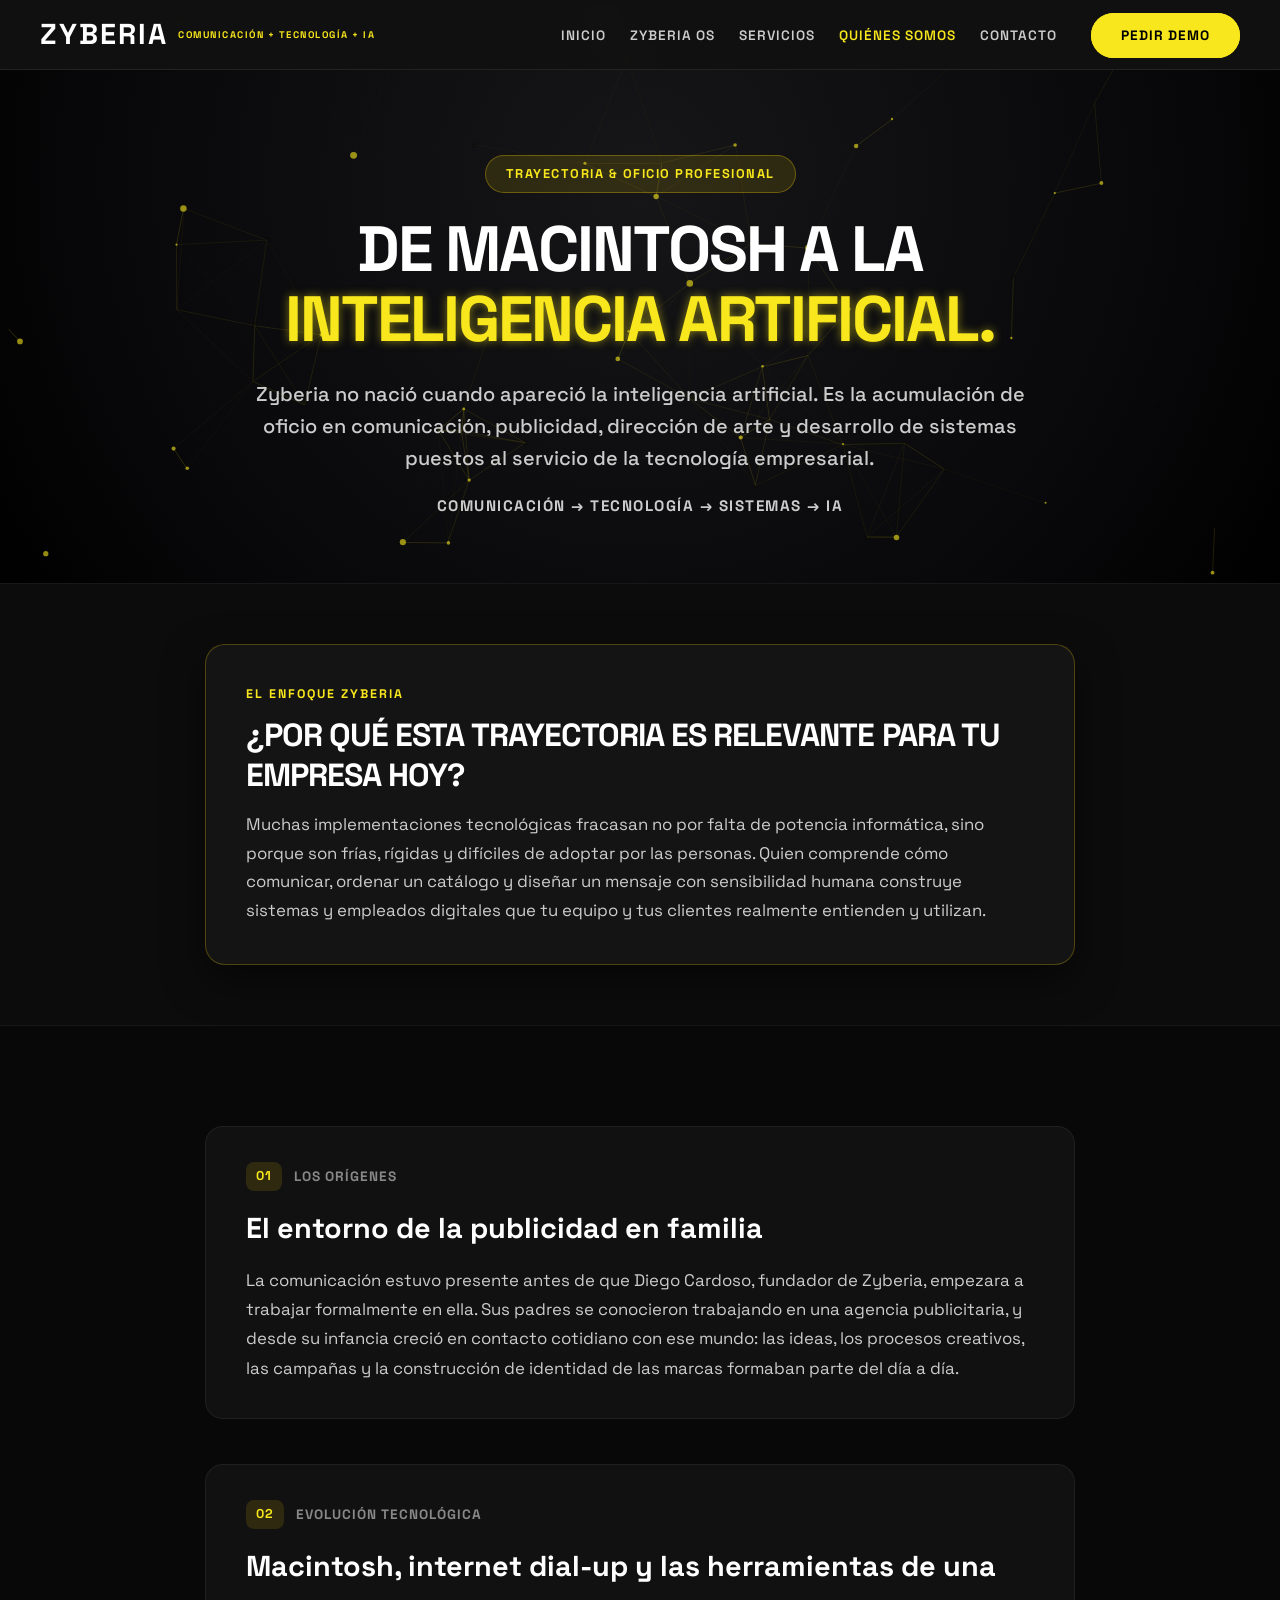
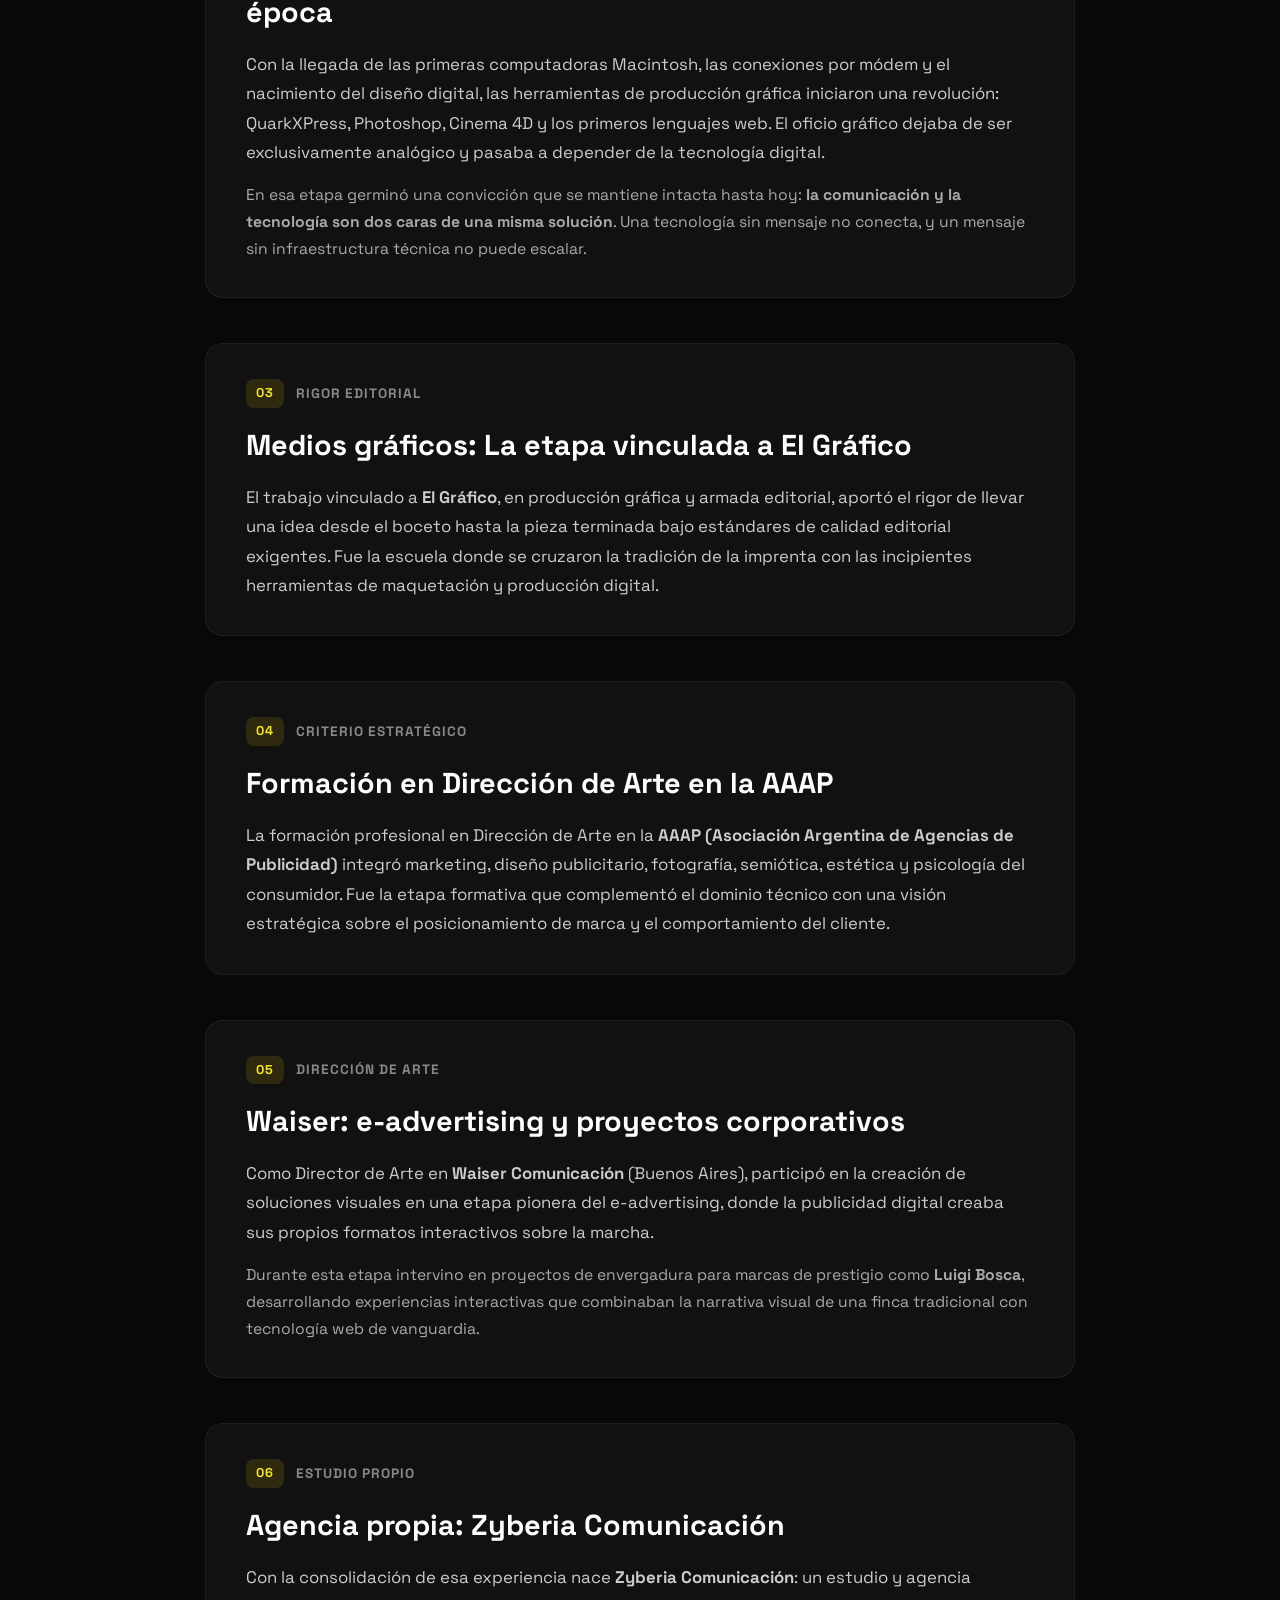
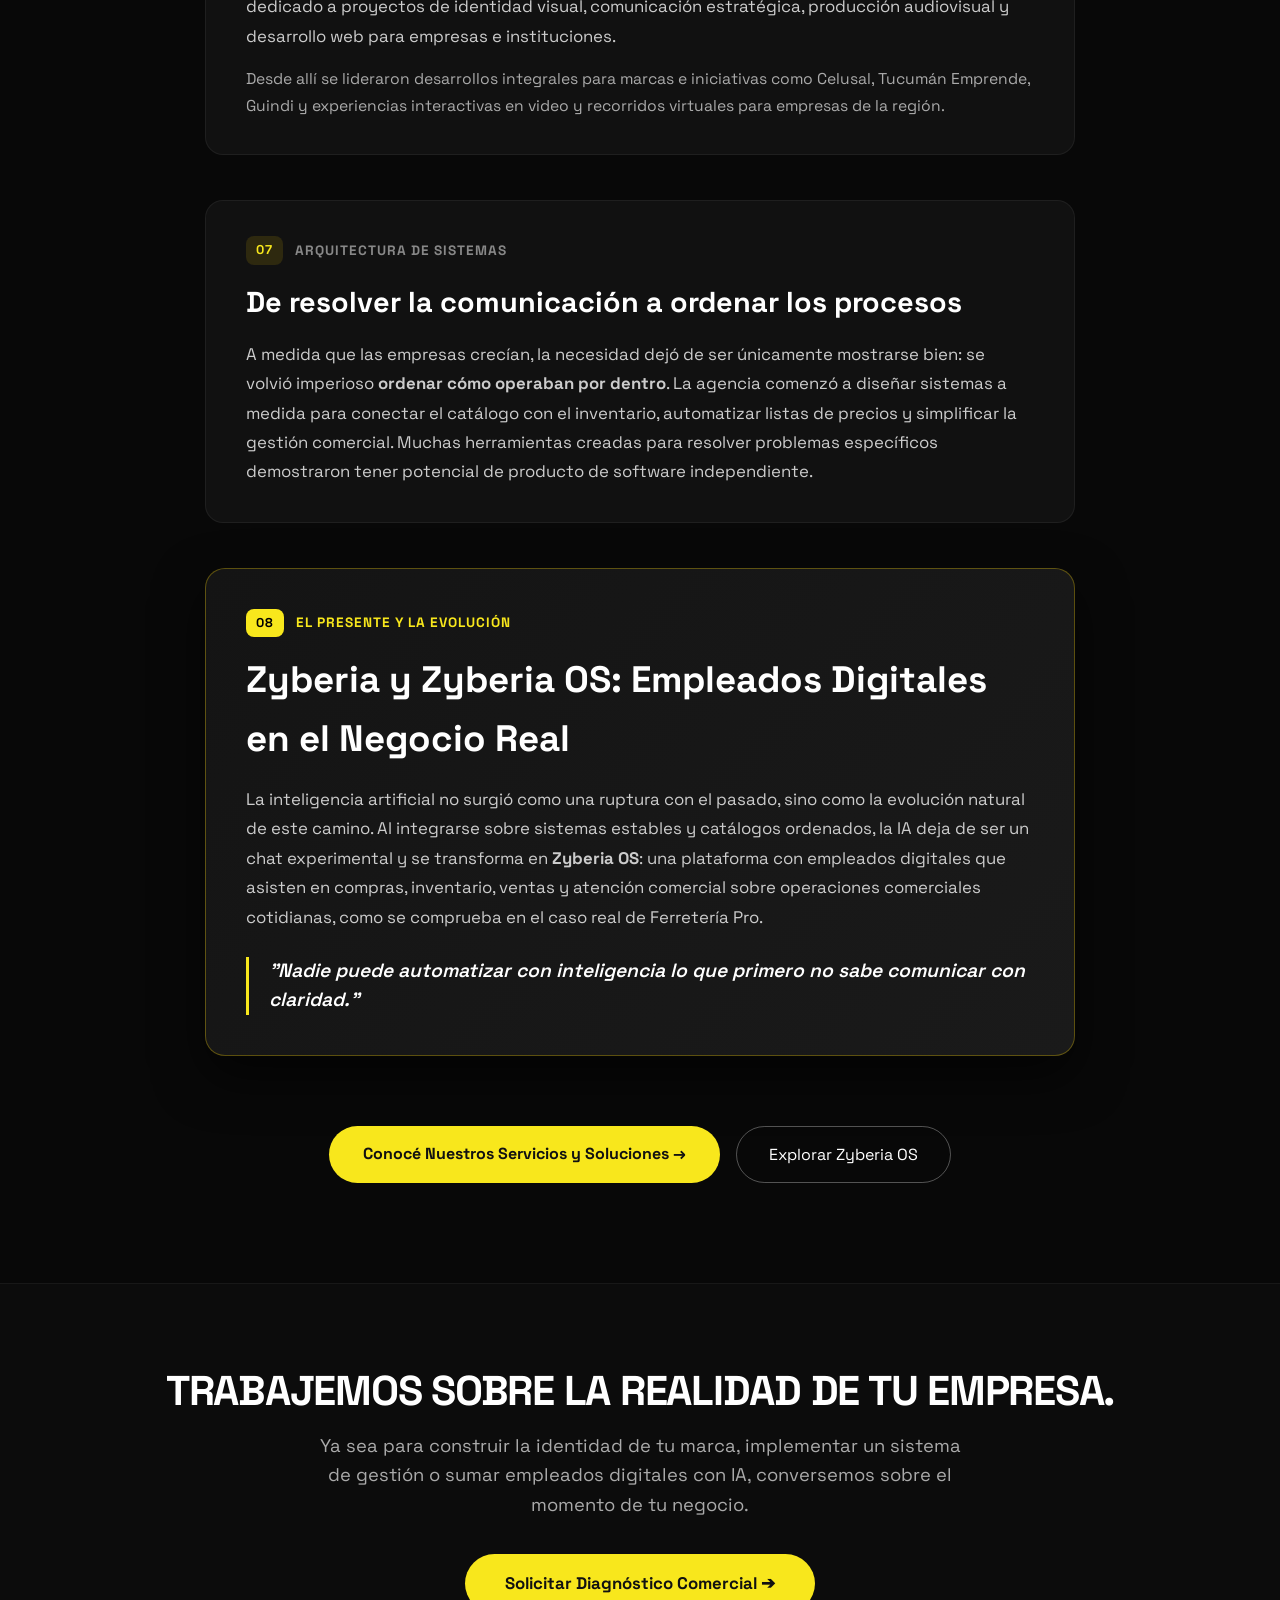
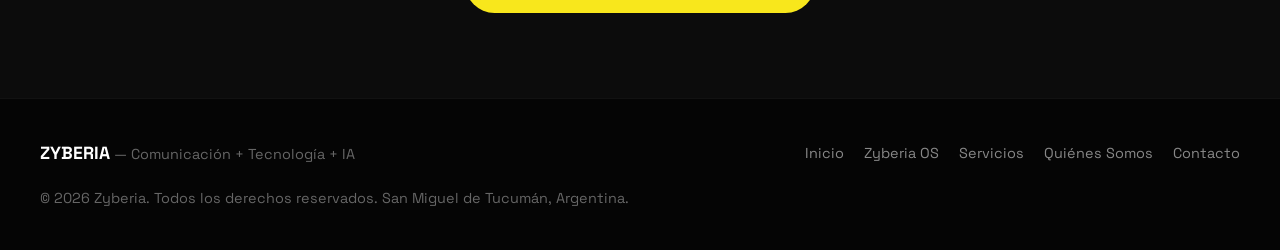
<file: quienes-somos.html>
<!DOCTYPE html>
<html lang="es">
<head>
    <meta charset="UTF-8">
    <meta name="viewport" content="width=device-width, initial-scale=1.0">

    <!-- ═══ SEO TÉCNICO ═══ -->
    <title>Quiénes Somos | De Macintosh a la Inteligencia Artificial — Zyberia</title>
    <meta name="description" content="La historia y trayectoria de Diego Cardoso y Zyberia: de la publicidad gráfica y la Macintosh a la Dirección de Arte, el desarrollo de sistemas comerciales y los empleados digitales con IA.">
    <link rel="canonical" href="https://zyberia.com.ar/quienes-somos.html">
    <meta name="robots" content="index, follow">
    <meta name="author" content="Zyberia">

    <!-- ═══ OPEN GRAPH ═══ -->
    <meta property="og:type" content="website">
    <meta property="og:url" content="https://zyberia.com.ar/quienes-somos.html">
    <meta property="og:title" content="Quiénes Somos | Zyberia — De Macintosh a la Inteligencia Artificial">
    <meta property="og:description" content="La trayectoria que une comunicación, diseño gráfico, tecnología y sistemas con inteligencia artificial. Diego Cardoso, fundador de Zyberia.">
    <meta property="og:image" content="https://zyberia.com.ar/assets/og_zyberia.png">
    <meta property="og:locale" content="es_AR">
    <meta property="og:site_name" content="Zyberia">

    <!-- ═══ TWITTER CARD ═══ -->
    <meta name="twitter:card" content="summary_large_image">
    <meta name="twitter:title" content="Quiénes Somos | Zyberia — De Macintosh a la Inteligencia Artificial">
    <meta name="twitter:description" content="De Macintosh a la inteligencia artificial. La historia de Diego Cardoso y la evolución de Zyberia.">
    <meta name="twitter:image" content="https://zyberia.com.ar/assets/og_zyberia.png">

    <!-- ═══ FAVICON ═══ -->
    <link rel="icon" type="image/png" href="assets/favicon.png">
    <link rel="apple-touch-icon" href="assets/favicon.png">

    <!-- ═══ SCHEMA.ORG ═══ -->
    <script type="application/ld+json">
    {
      "@context": "https://schema.org",
      "@type": "AboutPage",
      "name": "Quiénes Somos — Zyberia",
      "url": "https://zyberia.com.ar/quienes-somos.html",
      "description": "Trayectoria profesional de Diego Cardoso y la evolución de Zyberia desde la comunicación publicitaria y el diseño digital hasta los sistemas de gestión y la inteligencia artificial.",
      "publisher": {
        "@type": "Organization",
        "name": "Zyberia",
        "url": "https://zyberia.com.ar"
      },
      "mainEntity": {
        "@type": "Person",
        "name": "Diego Cardoso",
        "jobTitle": "Fundador y Director",
        "worksFor": {
          "@type": "Organization",
          "name": "Zyberia"
        }
      }
    }
    </script>

    <!-- ═══ FONTS ═══ -->
    <link rel="preconnect" href="https://fonts.googleapis.com">
    <link rel="preconnect" href="https://fonts.gstatic.com" crossorigin>
    <link href="https://fonts.googleapis.com/css2?family=Space+Grotesk:wght@400;500;600;700;800;900&display=swap" rel="stylesheet">

    <link rel="stylesheet" href="style.css">
<!-- GOOGLE SEARCH CONSOLE: descomentar y reemplazar TU_CODIGO por el valor que da Google (Verificación > Etiqueta HTML)
<meta name="google-site-verification" content="TU_CODIGO">
-->
</head>
<body style="background-color: #080808; color: #ffffff;">

    <!-- NAVIGATION BAR -->
    <nav class="navbar" id="navbar">
        <div class="nav-container">
            <a href="index.html" class="nav-logo" style="text-decoration: none; line-height: 1;">
                <span class="logo-zyberia">ZYBERIA</span>
                <span style="display: block; font-size: 0.6rem; font-weight: 700; color: var(--color-yellow); letter-spacing: 1.5px; margin-top: 2px;">COMUNICACIÓN + TECNOLOGÍA + IA</span>
            </a>
            
            <ul class="nav-links" id="nav-menu">
                <li><a href="index.html">Inicio</a></li>
                <li><a href="zyberia-os.html">Zyberia OS</a></li>
                <li><a href="servicios.html">Servicios</a></li>
                <li><a href="quienes-somos.html" class="active" style="color: var(--color-yellow);">Quiénes Somos</a></li>
                <li><a href="contacto.html">Contacto</a></li>
                <li style="margin-left: 10px;">
                    <a href="contacto.html?servicio=demo" class="nav-cta" style="background: var(--color-yellow); color: #111; font-weight: 800; border: none; padding: 10px 20px; border-radius: 50px;">Pedir demo</a>
                </li>
            </ul>

            <button class="nav-toggle" id="nav-toggle" aria-label="Menú">
                <span></span><span></span><span></span>
            </button>
        </div>
    </nav>

    <!-- ==================================================
         HERO SECCIÓN QUIÉNES SOMOS
         ================================================== -->
    <section class="hero-dark" style="min-height: 58vh; padding-top: 155px; padding-bottom: 65px;">
        <canvas id="particles-bg"></canvas>
        <div class="container text-center" style="position: relative; z-index: 10;">
            <div class="hero-badge" style="background: rgba(255,215,0,0.12); color: var(--color-yellow); border: 1px solid rgba(255,215,0,0.3); display: inline-block; margin-bottom: 22px; font-weight: 800; letter-spacing: 1.5px;">
                TRAYECTORIA & OFICIO PROFESIONAL
            </div>
            <h1 style="font-size: clamp(2.4rem, 5vw, 4.4rem); font-weight: 900; line-height: 1.08; letter-spacing: -0.03em; text-transform: uppercase;">
                De Macintosh a la <br>
                <span class="text-yellow">Inteligencia Artificial.</span>
            </h1>
            <p style="font-size: clamp(1.1rem, 2vw, 1.25rem); color: #d6d6d6; max-width: 820px; margin: 22px auto 0; font-weight: 500; line-height: 1.6;">
                Zyberia no nació cuando apareció la inteligencia artificial. Es la acumulación de oficio en comunicación, publicidad, dirección de arte y desarrollo de sistemas puestos al servicio de la tecnología empresarial.
            </p>
            <p style="font-size: 0.95rem; color: var(--color-yellow); max-width: 800px; margin: 20px auto 0; font-weight: 700; letter-spacing: 1.5px; text-transform: uppercase;">
                Comunicación &rarr; Tecnología &rarr; Sistemas &rarr; IA
            </p>
        </div>
    </section>

    <!-- ==================================================
         EL FUNDAMENTO: POR QUÉ ESTA HISTORIA IMPORTA
         ================================================== -->
    <section style="padding: 60px 0; background: #0c0c0c; border-top: 1px solid rgba(255,255,255,0.05); border-bottom: 1px solid rgba(255,255,255,0.05);">
        <div class="container" style="max-width: 950px;">
            <div style="background: #141414; border: 1px solid rgba(255,215,0,0.25); border-radius: 20px; padding: 40px; box-shadow: 0 15px 40px rgba(0,0,0,0.5);">
                <span style="color: var(--color-yellow); font-size: 0.78rem; font-weight: 800; letter-spacing: 2px; text-transform: uppercase; display: block; margin-bottom: 10px;">EL ENFOQUE ZYBERIA</span>
                <h2 style="color: #fff; font-size: clamp(1.5rem, 2.5vw, 2.1rem); font-weight: 800; line-height: 1.25; margin-bottom: 15px;">
                    ¿Por qué esta trayectoria es relevante para tu empresa hoy?
                </h2>
                <p style="color: #ccc; font-size: 1.05rem; line-height: 1.7; margin: 0;">
                    Muchas implementaciones tecnológicas fracasan no por falta de potencia informática, sino porque son frías, rígidas y difíciles de adoptar por las personas. Quien comprende cómo comunicar, ordenar un catálogo y diseñar un mensaje con sensibilidad humana construye sistemas y empleados digitales que tu equipo y tus clientes realmente entienden y utilizan.
                </p>
            </div>
        </div>
    </section>

    <!-- ==================================================
         NARRATIVA HISTÓRICA COMPLETA (CRONOLOGÍA CONTINUA)
         ================================================== -->
    <section class="section" style="background: #080808; padding: 100px 0;">
        <div class="container" style="max-width: 950px;">
            <div style="display: flex; flex-direction: column; gap: 45px;">

                <!-- 01. EL ENTORNO DE LA PUBLICIDAD -->
                <div style="background: #111111; border: 1px solid rgba(255,255,255,0.06); border-radius: 18px; padding: 35px 40px;">
                    <div style="display: flex; align-items: center; gap: 12px; margin-bottom: 14px;">
                        <span style="background: rgba(255,215,0,0.12); color: var(--color-yellow); padding: 4px 10px; border-radius: 8px; font-weight: 800; font-size: 0.8rem; letter-spacing: 1px;">01</span>
                        <span style="color: #888; font-size: 0.85rem; font-weight: 700; text-transform: uppercase; letter-spacing: 1px;">LOS ORÍGENES</span>
                    </div>
                    <h3 style="font-size: 1.8rem; font-weight: 800; color: #ffffff; margin-bottom: 15px;">
                        El entorno de la publicidad en familia
                    </h3>
                    <p style="color: #ccc; font-size: 1.05rem; line-height: 1.75; margin: 0;">
                        La comunicación estuvo presente antes de que Diego Cardoso, fundador de Zyberia, empezara a trabajar formalmente en ella. Sus padres se conocieron trabajando en una agencia publicitaria, y desde su infancia creció en contacto cotidiano con ese mundo: las ideas, los procesos creativos, las campañas y la construcción de identidad de las marcas formaban parte del día a día.
                    </p>
                </div>

                <!-- 02. LA TRANSICIÓN DIGITAL DEL DISEÑO -->
                <div style="background: #111111; border: 1px solid rgba(255,255,255,0.06); border-radius: 18px; padding: 35px 40px;">
                    <div style="display: flex; align-items: center; gap: 12px; margin-bottom: 14px;">
                        <span style="background: rgba(255,215,0,0.12); color: var(--color-yellow); padding: 4px 10px; border-radius: 8px; font-weight: 800; font-size: 0.8rem; letter-spacing: 1px;">02</span>
                        <span style="color: #888; font-size: 0.85rem; font-weight: 700; text-transform: uppercase; letter-spacing: 1px;">EVOLUCIÓN TECNOLÓGICA</span>
                    </div>
                    <h3 style="font-size: 1.8rem; font-weight: 800; color: #ffffff; margin-bottom: 15px;">
                        Macintosh, internet dial-up y las herramientas de una época
                    </h3>
                    <p style="color: #ccc; font-size: 1.05rem; line-height: 1.75; margin-bottom: 15px;">
                        Con la llegada de las primeras computadoras Macintosh, las conexiones por módem y el nacimiento del diseño digital, las herramientas de producción gráfica iniciaron una revolución: QuarkXPress, Photoshop, Cinema 4D y los primeros lenguajes web. El oficio gráfico dejaba de ser exclusivamente analógico y pasaba a depender de la tecnología digital.
                    </p>
                    <p style="color: #aaa; font-size: 0.98rem; line-height: 1.7; margin: 0;">
                        En esa etapa germinó una convicción que se mantiene intacta hasta hoy: <strong>la comunicación y la tecnología son dos caras de una misma solución</strong>. Una tecnología sin mensaje no conecta, y un mensaje sin infraestructura técnica no puede escalar.
                    </p>
                </div>

                <!-- 03. EXPERIENCIA EDITORIAL: EL GRÁFICO -->
                <div style="background: #111111; border: 1px solid rgba(255,255,255,0.06); border-radius: 18px; padding: 35px 40px;">
                    <div style="display: flex; align-items: center; gap: 12px; margin-bottom: 14px;">
                        <span style="background: rgba(255,215,0,0.12); color: var(--color-yellow); padding: 4px 10px; border-radius: 8px; font-weight: 800; font-size: 0.8rem; letter-spacing: 1px;">03</span>
                        <span style="color: #888; font-size: 0.85rem; font-weight: 700; text-transform: uppercase; letter-spacing: 1px;">RIGOR EDITORIAL</span>
                    </div>
                    <h3 style="font-size: 1.8rem; font-weight: 800; color: #ffffff; margin-bottom: 15px;">
                        Medios gráficos: La etapa vinculada a El Gráfico
                    </h3>
                    <p style="color: #ccc; font-size: 1.05rem; line-height: 1.75; margin: 0;">
                        El trabajo vinculado a <strong>El Gráfico</strong>, en producción gráfica y armada editorial, aportó el rigor de llevar una idea desde el boceto hasta la pieza terminada bajo estándares de calidad editorial exigentes. Fue la escuela donde se cruzaron la tradición de la imprenta con las incipientes herramientas de maquetación y producción digital.
                    </p>
                </div>

                <!-- 04. FORMACIÓN EN DIRECCIÓN DE ARTE (AAAP) -->
                <div style="background: #111111; border: 1px solid rgba(255,255,255,0.06); border-radius: 18px; padding: 35px 40px;">
                    <div style="display: flex; align-items: center; gap: 12px; margin-bottom: 14px;">
                        <span style="background: rgba(255,215,0,0.12); color: var(--color-yellow); padding: 4px 10px; border-radius: 8px; font-weight: 800; font-size: 0.8rem; letter-spacing: 1px;">04</span>
                        <span style="color: #888; font-size: 0.85rem; font-weight: 700; text-transform: uppercase; letter-spacing: 1px;">CRITERIO ESTRATÉGICO</span>
                    </div>
                    <h3 style="font-size: 1.8rem; font-weight: 800; color: #ffffff; margin-bottom: 15px;">
                        Formación en Dirección de Arte en la AAAP
                    </h3>
                    <p style="color: #ccc; font-size: 1.05rem; line-height: 1.75; margin: 0;">
                        La formación profesional en Dirección de Arte en la <strong>AAAP (Asociación Argentina de Agencias de Publicidad)</strong> integró marketing, diseño publicitario, fotografía, semiótica, estética y psicología del consumidor. Fue la etapa formativa que complementó el dominio técnico con una visión estratégica sobre el posicionamiento de marca y el comportamiento del cliente.
                    </p>
                </div>

                <!-- 05. EXPERIENCIA EN WAISER & MARCAS CORPORATIVAS -->
                <div style="background: #111111; border: 1px solid rgba(255,255,255,0.06); border-radius: 18px; padding: 35px 40px;">
                    <div style="display: flex; align-items: center; gap: 12px; margin-bottom: 14px;">
                        <span style="background: rgba(255,215,0,0.12); color: var(--color-yellow); padding: 4px 10px; border-radius: 8px; font-weight: 800; font-size: 0.8rem; letter-spacing: 1px;">05</span>
                        <span style="color: #888; font-size: 0.85rem; font-weight: 700; text-transform: uppercase; letter-spacing: 1px;">DIRECCIÓN DE ARTE</span>
                    </div>
                    <h3 style="font-size: 1.8rem; font-weight: 800; color: #ffffff; margin-bottom: 15px;">
                        Waiser: e-advertising y proyectos corporativos
                    </h3>
                    <p style="color: #ccc; font-size: 1.05rem; line-height: 1.75; margin-bottom: 15px;">
                        Como Director de Arte en <strong>Waiser Comunicación</strong> (Buenos Aires), participó en la creación de soluciones visuales en una etapa pionera del e-advertising, donde la publicidad digital creaba sus propios formatos interactivos sobre la marcha.
                    </p>
                    <p style="color: #aaa; font-size: 0.98rem; line-height: 1.7; margin: 0;">
                        Durante esta etapa intervino en proyectos de envergadura para marcas de prestigio como <strong>Luigi Bosca</strong>, desarrollando experiencias interactivas que combinaban la narrativa visual de una finca tradicional con tecnología web de vanguardia.
                    </p>
                </div>

                <!-- 06. AGENCIA PROPIA: ZYBERIA COMUNICACIÓN -->
                <div style="background: #111111; border: 1px solid rgba(255,255,255,0.06); border-radius: 18px; padding: 35px 40px;">
                    <div style="display: flex; align-items: center; gap: 12px; margin-bottom: 14px;">
                        <span style="background: rgba(255,215,0,0.12); color: var(--color-yellow); padding: 4px 10px; border-radius: 8px; font-weight: 800; font-size: 0.8rem; letter-spacing: 1px;">06</span>
                        <span style="color: #888; font-size: 0.85rem; font-weight: 700; text-transform: uppercase; letter-spacing: 1px;">ESTUDIO PROPIO</span>
                    </div>
                    <h3 style="font-size: 1.8rem; font-weight: 800; color: #ffffff; margin-bottom: 15px;">
                        Agencia propia: Zyberia Comunicación
                    </h3>
                    <p style="color: #ccc; font-size: 1.05rem; line-height: 1.75; margin-bottom: 15px;">
                        Con la consolidación de esa experiencia nace <strong>Zyberia Comunicación</strong>: un estudio y agencia dedicado a proyectos de identidad visual, comunicación estratégica, producción audiovisual y desarrollo web para empresas e instituciones.
                    </p>
                    <p style="color: #aaa; font-size: 0.98rem; line-height: 1.7; margin: 0;">
                        Desde allí se lideraron desarrollos integrales para marcas e iniciativas como Celusal, Tucumán Emprende, Guindi y experiencias interactivas en video y recorridos virtuales para empresas de la región.
                    </p>
                </div>

                <!-- 07. SISTEMAS Y SOLUCIONES PARA NEGOCIOS -->
                <div style="background: #111111; border: 1px solid rgba(255,255,255,0.06); border-radius: 18px; padding: 35px 40px;">
                    <div style="display: flex; align-items: center; gap: 12px; margin-bottom: 14px;">
                        <span style="background: rgba(255,215,0,0.12); color: var(--color-yellow); padding: 4px 10px; border-radius: 8px; font-weight: 800; font-size: 0.8rem; letter-spacing: 1px;">07</span>
                        <span style="color: #888; font-size: 0.85rem; font-weight: 700; text-transform: uppercase; letter-spacing: 1px;">ARQUITECTURA DE SISTEMAS</span>
                    </div>
                    <h3 style="font-size: 1.8rem; font-weight: 800; color: #ffffff; margin-bottom: 15px;">
                        De resolver la comunicación a ordenar los procesos
                    </h3>
                    <p style="color: #ccc; font-size: 1.05rem; line-height: 1.75; margin: 0;">
                        A medida que las empresas crecían, la necesidad dejó de ser únicamente mostrarse bien: se volvió imperioso <strong>ordenar cómo operaban por dentro</strong>. La agencia comenzó a diseñar sistemas a medida para conectar el catálogo con el inventario, automatizar listas de precios y simplificar la gestión comercial. Muchas herramientas creadas para resolver problemas específicos demostraron tener potencial de producto de software independiente.
                    </p>
                </div>

                <!-- 08. LA IA LLEGA A UNA BASE ARMADA: ZYBERIA OS -->
                <div style="background: linear-gradient(135deg, #141414 0%, #1a1a1a 100%); border: 1px solid rgba(255,215,0,0.3); border-radius: 20px; padding: 40px; box-shadow: 0 20px 50px rgba(0,0,0,0.6);">
                    <div style="display: flex; align-items: center; gap: 12px; margin-bottom: 14px;">
                        <span style="background: var(--color-yellow); color: #000; padding: 4px 10px; border-radius: 8px; font-weight: 800; font-size: 0.8rem; letter-spacing: 1px;">08</span>
                        <span style="color: var(--color-yellow); font-size: 0.85rem; font-weight: 800; text-transform: uppercase; letter-spacing: 1px;">EL PRESENTE Y LA EVOLUCIÓN</span>
                    </div>
                    <h3 style="font-size: clamp(1.8rem, 3vw, 2.3rem); font-weight: 800; color: #ffffff; margin-bottom: 16px;">
                        Zyberia y Zyberia OS: Empleados Digitales en el Negocio Real
                    </h3>
                    <p style="color: #ccc; font-size: 1.05rem; line-height: 1.75; margin-bottom: 20px;">
                        La inteligencia artificial no surgió como una ruptura con el pasado, sino como la evolución natural de este camino. Al integrarse sobre sistemas estables y catálogos ordenados, la IA deja de ser un chat experimental y se transforma en <strong>Zyberia OS</strong>: una plataforma con empleados digitales que asisten en compras, inventario, ventas y atención comercial sobre operaciones comerciales cotidianas, como se comprueba en el caso real de Ferretería Pro.
                    </p>
                    <blockquote style="border-left: 3px solid var(--color-yellow); padding-left: 20px; margin: 25px 0 0 0; color: #fff; font-size: 1.2rem; font-weight: 600; font-style: italic; line-height: 1.5;">
                        "Nadie puede automatizar con inteligencia lo que primero no sabe comunicar con claridad."
                    </blockquote>
                </div>

            </div>

            <!-- BOTONES Y ACCIONES FINALES -->
            <div style="margin-top: 70px; text-align: center; display: flex; gap: 16px; justify-content: center; flex-wrap: wrap;">
                <a href="servicios.html" class="btn-primary" style="background: var(--color-yellow); color: #111; font-weight: 800; padding: 15px 34px; border-radius: 50px; text-decoration: none; font-size: 1rem;">Conocé Nuestros Servicios y Soluciones →</a>
                <a href="zyberia-os.html" class="btn-secondary" style="background: transparent; color: #fff; border: 1px solid rgba(255,255,255,0.3); padding: 15px 32px; border-radius: 50px; text-decoration: none; font-size: 1rem;">Explorar Zyberia OS</a>
            </div>
        </div>
    </section>

    <!-- BANNER FINAL DIAGNÓSTICO -->
    <section style="padding: 85px 0; background: #0c0c0c; border-top: 1px solid rgba(255,255,255,0.05); text-align: center;">
        <div class="container">
            <h2 style="font-size: clamp(2rem, 3.8vw, 2.6rem); font-weight: 800; margin-bottom: 18px; color: #fff;">
                Trabajemos sobre la realidad de tu empresa.
            </h2>
            <p style="color: #aaa; font-size: 1.15rem; max-width: 650px; margin: 0 auto 35px auto; line-height: 1.6;">
                Ya sea para construir la identidad de tu marca, implementar un sistema de gestión o sumar empleados digitales con IA, conversemos sobre el momento de tu negocio.
            </p>
            <a href="contacto.html" class="btn-primary" style="background: var(--color-yellow); color: #111; font-weight: 800; text-decoration: none; padding: 16px 40px; border-radius: 50px; display: inline-block; font-size: 1.05rem;">Solicitar Diagnóstico Comercial ➔</a>
        </div>
    </section>

    <!-- FOOTER -->
    <footer style="padding: 40px 0; background: #050505; border-top: 1px solid rgba(255,255,255,0.05); color: #666; font-size: 0.9rem;">
        <div class="container" style="display: flex; justify-content: space-between; align-items: center; flex-wrap: wrap; gap: 20px;">
            <div>
                <strong style="color: #fff; font-size: 1.1rem;">ZYBERIA</strong> — Comunicación + Tecnología + IA
            </div>
            <div style="display: flex; gap: 20px;">
                <a href="index.html" style="color: #888; text-decoration: none;">Inicio</a>
                <a href="zyberia-os.html" style="color: #888; text-decoration: none;">Zyberia OS</a>
                <a href="servicios.html" style="color: #888; text-decoration: none;">Servicios</a>
                <a href="quienes-somos.html" style="color: #888; text-decoration: none;">Quiénes Somos</a>
                <a href="contacto.html" style="color: #888; text-decoration: none;">Contacto</a>
            </div>
            <div>
                &copy; 2026 Zyberia. Todos los derechos reservados. San Miguel de Tucumán, Argentina.
            </div>
        </div>
    </footer>

    <script src="main.js"></script>
</body>
</html>
</file>
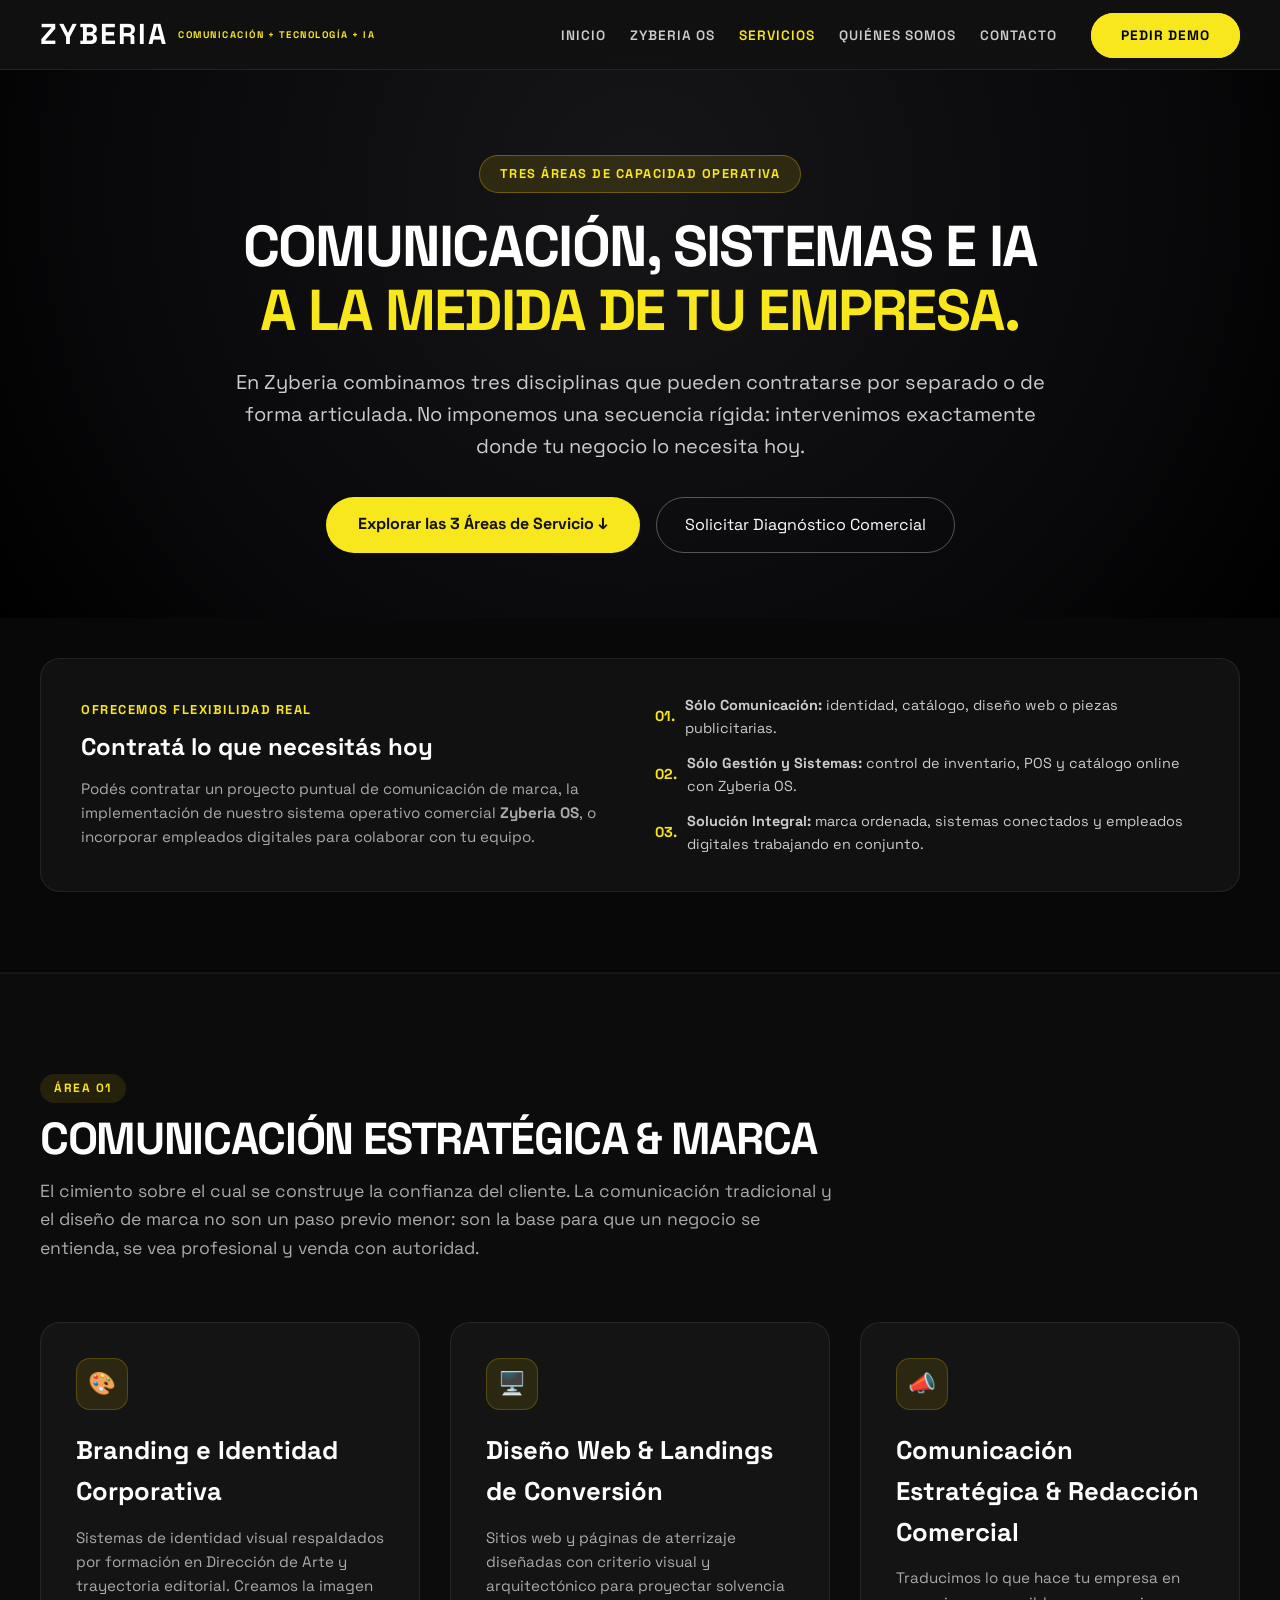
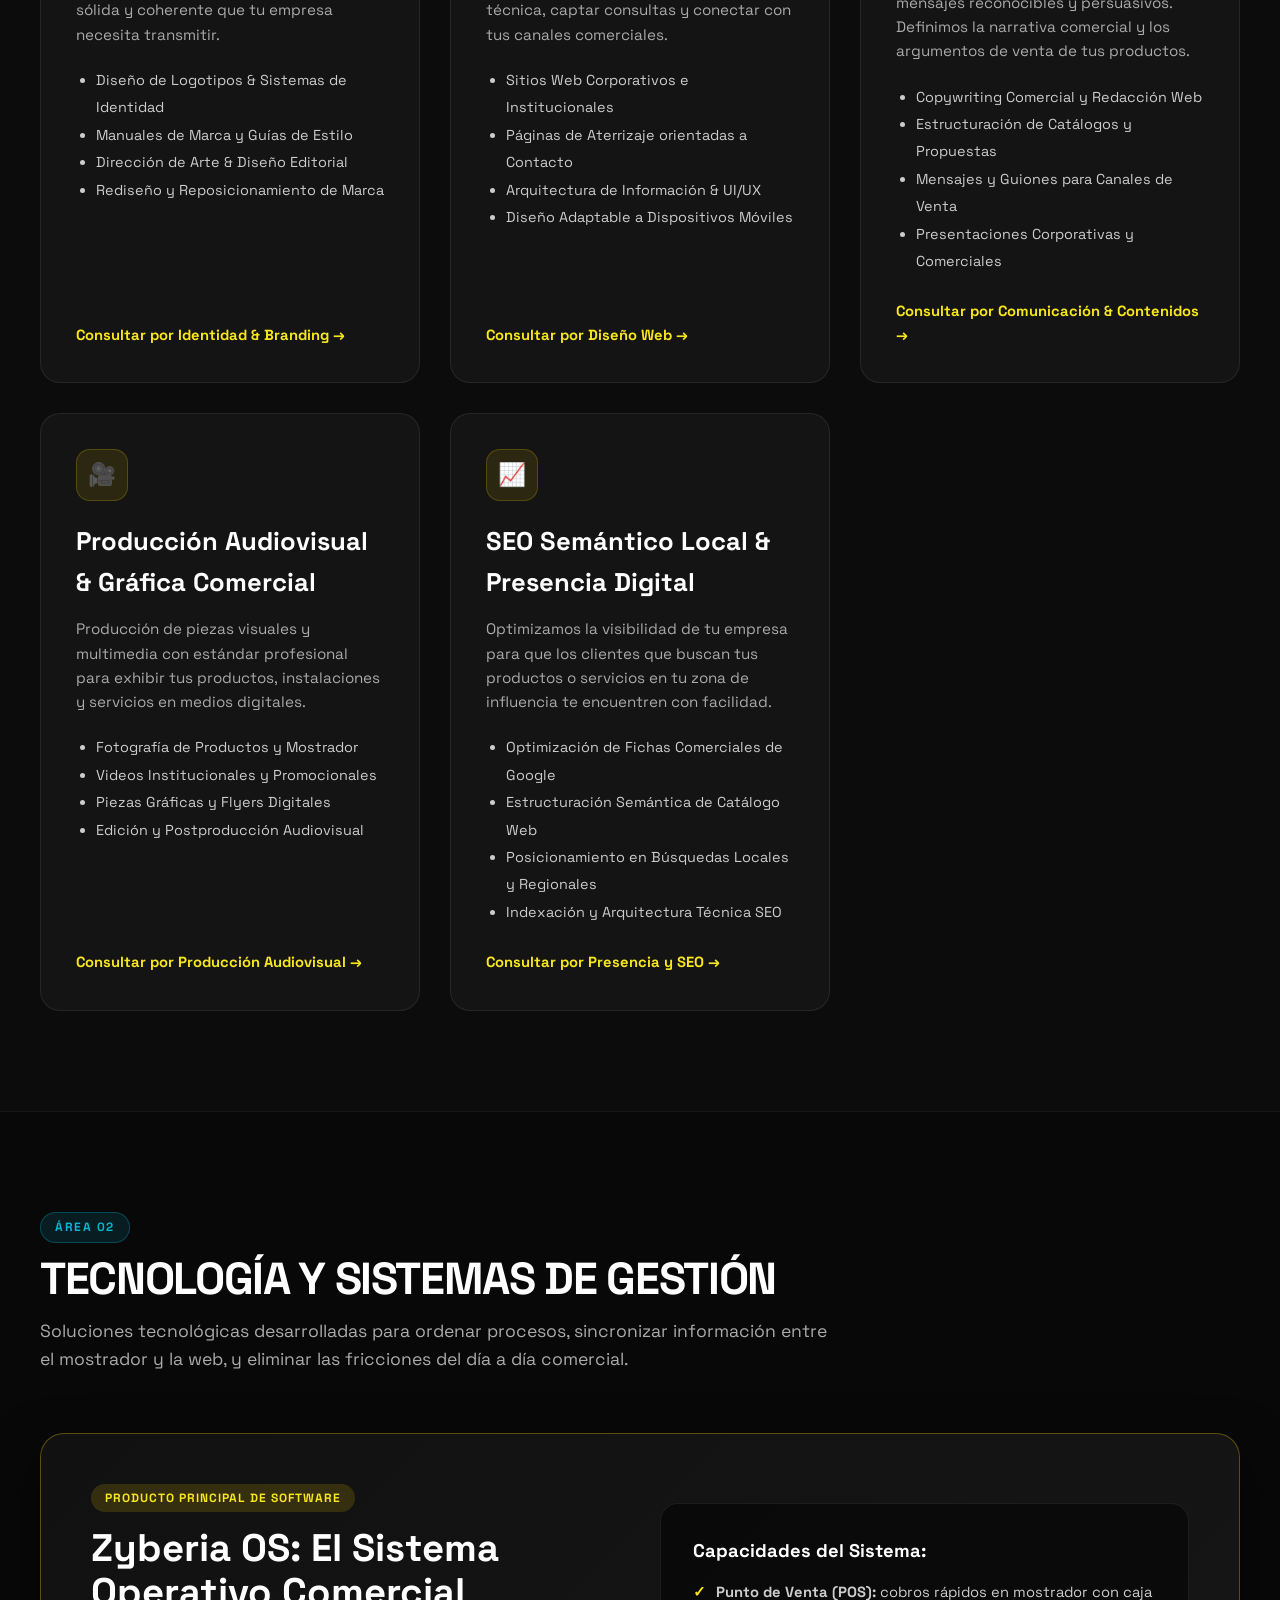
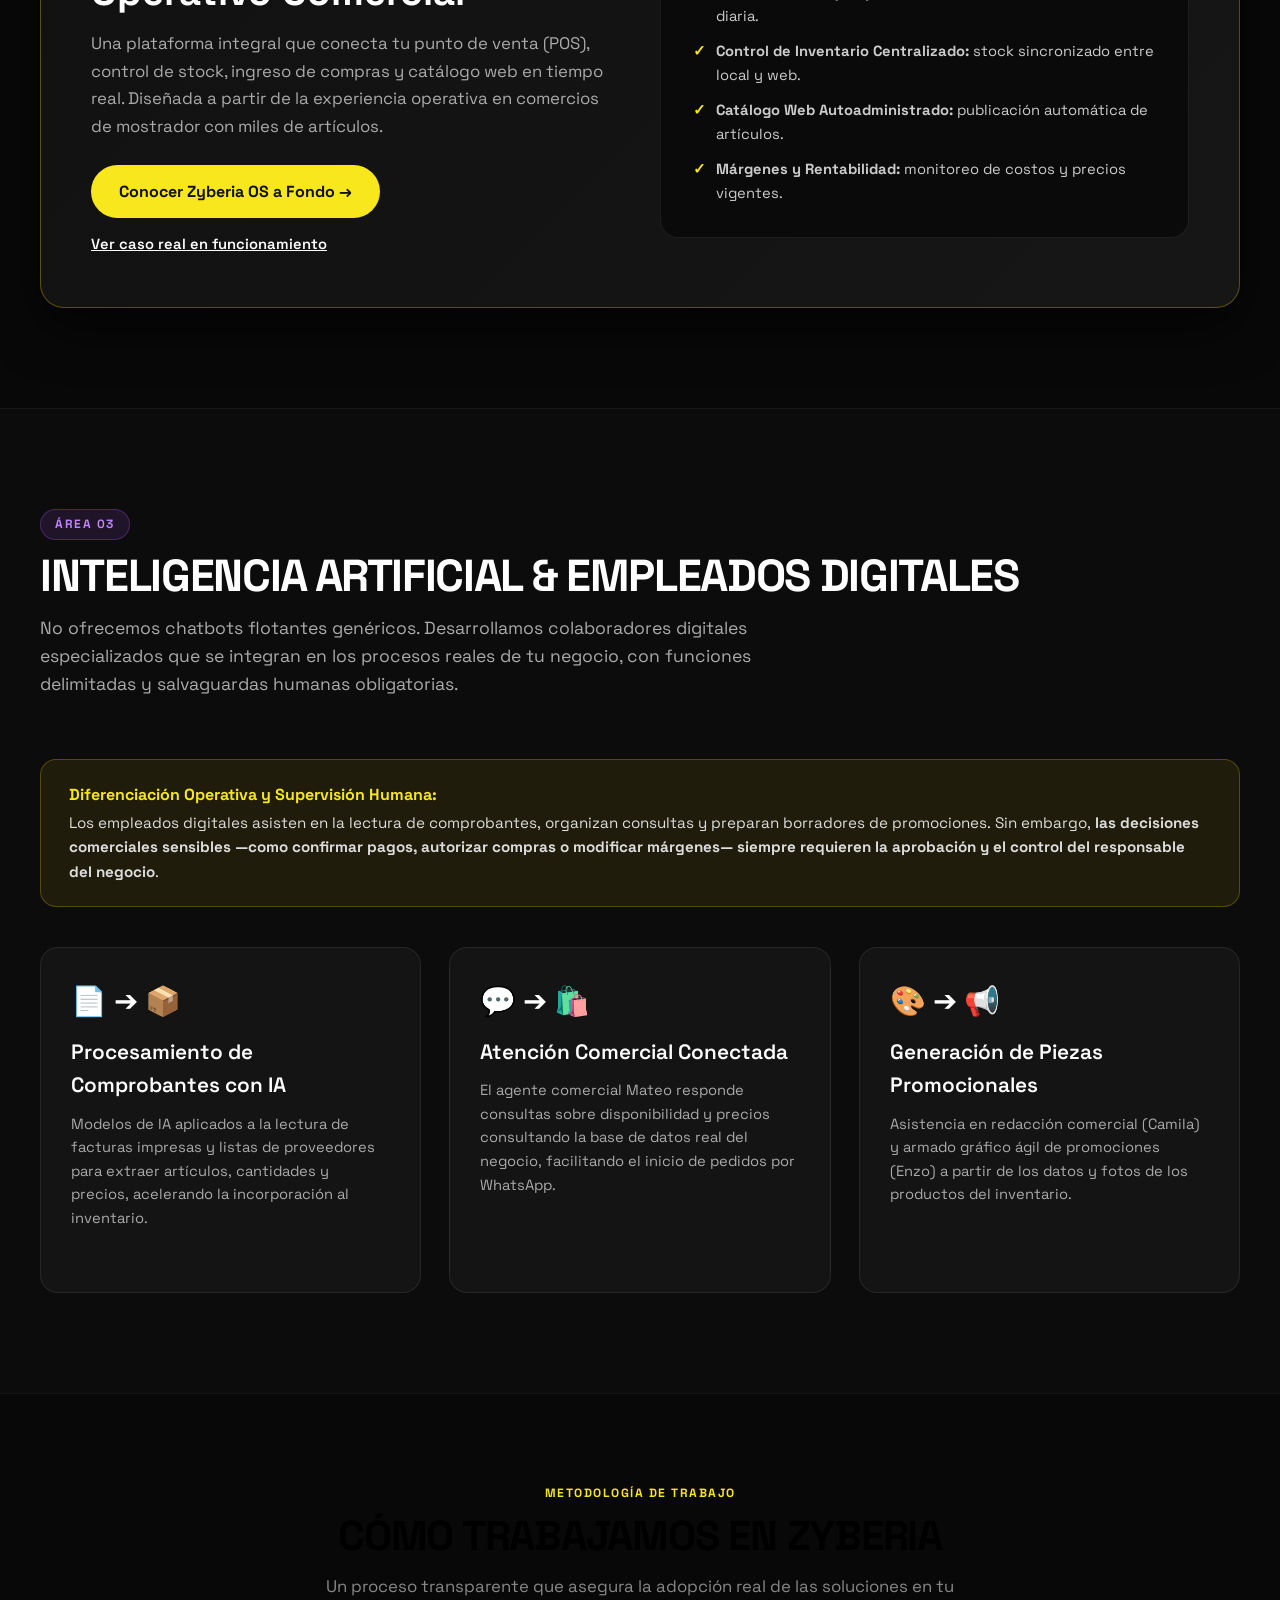
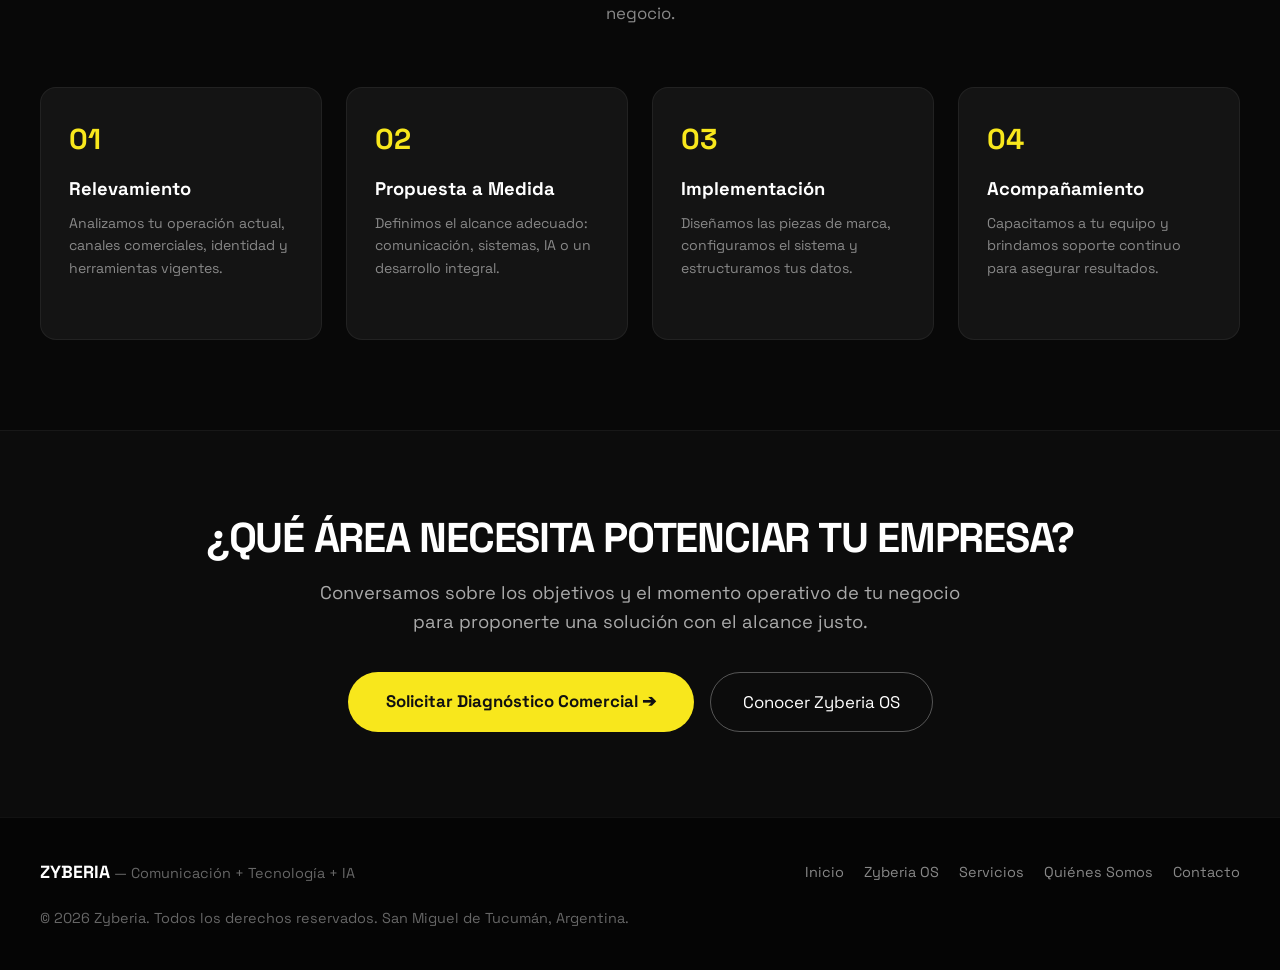
<file: servicios.html>
<!DOCTYPE html>
<html lang="es">
<head>
    <meta charset="UTF-8">
    <meta name="viewport" content="width=device-width, initial-scale=1.0">

    <!-- SEO TÉCNICO -->
    <title>Servicios y Soluciones: Comunicación, Tecnología e IA | Zyberia</title>
    <meta name="description" content="Servicios estratégicos de comunicación, desarrollo de sistemas comerciales y empleados digitales con IA. Soluciones adaptadas a la escala y madurez de cada empresa.">
    <link rel="canonical" href="https://zyberia.com.ar/servicios.html">
    <meta name="robots" content="index, follow">
    <meta name="author" content="Zyberia">

    <!-- OPEN GRAPH -->
    <meta property="og:type" content="website">
    <meta property="og:url" content="https://zyberia.com.ar/servicios.html">
    <meta property="og:title" content="Servicios y Soluciones: Comunicación, Tecnología e IA | Zyberia">
    <meta property="og:description" content="Soluciones integrales de comunicación de marca, arquitectura de sistemas y empleados digitales con inteligencia artificial.">
    <meta property="og:image" content="https://zyberia.com.ar/assets/og_zyberia.png">
    <meta property="og:locale" content="es_AR">
    <meta property="og:site_name" content="Zyberia">

    <!-- FAVICON -->
    <link rel="icon" type="image/png" href="assets/favicon.png">
    <link rel="apple-touch-icon" href="assets/favicon.png">

    <!-- FONTS & STYLES -->
    <link rel="preconnect" href="https://fonts.googleapis.com">
    <link rel="preconnect" href="https://fonts.gstatic.com" crossorigin>
    <link href="https://fonts.googleapis.com/css2?family=Space+Grotesk:wght@400;500;600;700;800;900&display=swap" rel="stylesheet">
    <link rel="stylesheet" href="style.css">
<!-- GOOGLE SEARCH CONSOLE: descomentar y reemplazar TU_CODIGO por el valor que da Google (Verificación > Etiqueta HTML)
<meta name="google-site-verification" content="TU_CODIGO">
-->
</head>
<body style="background-color: #080808; color: #ffffff;">

    <!-- NAVIGATION BAR -->
    <nav class="navbar" id="navbar">
        <div class="nav-container">
            <a href="index.html" class="nav-logo" style="text-decoration: none; line-height: 1;">
                <span class="logo-zyberia">ZYBERIA</span>
                <span style="display: block; font-size: 0.6rem; font-weight: 700; color: var(--color-yellow); letter-spacing: 1.5px; margin-top: 2px;">COMUNICACIÓN + TECNOLOGÍA + IA</span>
            </a>
            
            <ul class="nav-links" id="nav-menu">
                <li><a href="index.html">Inicio</a></li>
                <li><a href="zyberia-os.html">Zyberia OS</a></li>
                <li><a href="servicios.html" class="active" style="color: var(--color-yellow);">Servicios</a></li>
                <li><a href="quienes-somos.html">Quiénes Somos</a></li>
                <li><a href="contacto.html">Contacto</a></li>
                <li style="margin-left: 10px;">
                    <a href="contacto.html?servicio=demo" class="nav-cta" style="background: var(--color-yellow); color: #111; font-weight: 800; border: none; padding: 10px 20px; border-radius: 50px;">Pedir demo</a>
                </li>
            </ul>

            <button class="nav-toggle" id="nav-toggle" aria-label="Menú">
                <span></span><span></span><span></span>
            </button>
        </div>
    </nav>

    <!-- HERO SERVICIOS Y SOLUCIONES -->
    <section class="hero-dark" style="min-height: 58vh; padding-top: 155px; padding-bottom: 65px;">
        <div class="container text-center">
            <div class="hero-badge" style="background: rgba(255,215,0,0.12); color: var(--color-yellow); border: 1px solid rgba(255,215,0,0.3); display: inline-block; margin-bottom: 22px; font-weight: 800; letter-spacing: 1.5px;">
                TRES ÁREAS DE CAPACIDAD OPERATIVA
            </div>
            <h1 style="font-size: clamp(2.3rem, 4.5vw, 4.2rem); font-weight: 900; line-height: 1.1; margin-bottom: 24px; max-width: 950px; margin-left: auto; margin-right: auto; text-transform: uppercase;">
                Comunicación, Sistemas e IA <br>
                <span style="color: var(--color-yellow);">a la medida de tu empresa.</span>
            </h1>
            <p style="font-size: clamp(1.1rem, 2vw, 1.25rem); color: #d6d6d6; max-width: 820px; margin: 0 auto 35px auto; line-height: 1.6;">
                En Zyberia combinamos tres disciplinas que pueden contratarse por separado o de forma articulada. No imponemos una secuencia rígida: intervenimos exactamente donde tu negocio lo necesita hoy.
            </p>
            <div style="display: flex; gap: 16px; justify-content: center; flex-wrap: wrap;">
                <a href="#areas" class="btn-primary" style="background: var(--color-yellow); color: #111; font-weight: 800; text-decoration: none; padding: 14px 32px; border-radius: 50px; font-size: 1rem;">Explorar las 3 Áreas de Servicio ↓</a>
                <a href="contacto.html" class="btn-secondary" style="background: transparent; color: #fff; border: 1px solid rgba(255,255,255,0.3); text-decoration: none; padding: 14px 28px; border-radius: 50px; font-size: 1rem;">Solicitar Diagnóstico Comercial</a>
            </div>
        </div>
    </section>

    <!-- PROPUESTA FLEXIBLE: CÓMO SE INTEGRAN LAS 3 ÁREAS -->
    <section style="padding: 40px 0 80px 0; background: #080808; border-bottom: 1px solid rgba(255,255,255,0.05);">
        <div class="container">
            <div style="background: #111; border: 1px solid rgba(255,255,255,0.08); border-radius: 20px; padding: 35px 40px; display: grid; grid-template-columns: repeat(auto-fit, minmax(280px, 1fr)); gap: 30px; align-items: center;">
                <div>
                    <span style="color: var(--color-yellow); font-size: 0.8rem; font-weight: 800; letter-spacing: 1.5px; text-transform: uppercase; display: block; margin-bottom: 8px;">OFRECEMOS FLEXIBILIDAD REAL</span>
                    <h3 style="color: #fff; font-size: 1.5rem; font-weight: 800; margin: 0 0 10px 0;">Contratá lo que necesitás hoy</h3>
                    <p style="color: #aaa; font-size: 0.95rem; line-height: 1.6; margin: 0;">
                        Podés contratar un proyecto puntual de comunicación de marca, la implementación de nuestro sistema operativo comercial <strong>Zyberia OS</strong>, o incorporar empleados digitales para colaborar con tu equipo.
                    </p>
                </div>
                <div style="display: flex; flex-direction: column; gap: 12px; font-size: 0.9rem; color: #ccc;">
                    <div style="display: flex; align-items: center; gap: 10px;">
                        <span style="color: var(--color-yellow); font-weight: bold;">01.</span>
                        <span><strong>Sólo Comunicación:</strong> identidad, catálogo, diseño web o piezas publicitarias.</span>
                    </div>
                    <div style="display: flex; align-items: center; gap: 10px;">
                        <span style="color: var(--color-yellow); font-weight: bold;">02.</span>
                        <span><strong>Sólo Gestión y Sistemas:</strong> control de inventario, POS y catálogo online con Zyberia OS.</span>
                    </div>
                    <div style="display: flex; align-items: center; gap: 10px;">
                        <span style="color: var(--color-yellow); font-weight: bold;">03.</span>
                        <span><strong>Solución Integral:</strong> marca ordenada, sistemas conectados y empleados digitales trabajando en conjunto.</span>
                    </div>
                </div>
            </div>
        </div>
    </section>

    <!-- ÁREA 1: COMUNICACIÓN ESTRATÉGICA Y MARCA -->
    <section id="areas" style="padding: 100px 0; background: #0c0c0c; border-top: 1px solid rgba(255,255,255,0.05);">
        <div class="container">
            <div style="margin-bottom: 60px;">
                <div style="display: inline-block; background: rgba(255,215,0,0.1); color: var(--color-yellow); padding: 5px 14px; border-radius: 20px; font-size: 0.75rem; font-weight: 800; letter-spacing: 1.5px; text-transform: uppercase; margin-bottom: 12px;">
                    ÁREA 01
                </div>
                <h2 style="font-size: clamp(2rem, 3.5vw, 2.8rem); font-weight: 800; color: #fff; margin-bottom: 15px;">
                    Comunicación Estratégica & Marca
                </h2>
                <p style="color: #aaa; font-size: 1.1rem; max-width: 800px; line-height: 1.6;">
                    El cimiento sobre el cual se construye la confianza del cliente. La comunicación tradicional y el diseño de marca no son un paso previo menor: son la base para que un negocio se entienda, se vea profesional y venda con autoridad.
                </p>
            </div>

            <div style="display: grid; grid-template-columns: repeat(auto-fit, minmax(320px, 1fr)); gap: 30px;">
                
                <!-- Branding e Identidad -->
                <div style="background: #141414; border: 1px solid rgba(255,255,255,0.08); border-radius: 20px; padding: 35px; display: flex; flex-direction: column; justify-content: space-between;">
                    <div>
                        <div style="width: 52px; height: 52px; background: rgba(255,215,0,0.1); border: 1px solid rgba(255,215,0,0.2); border-radius: 14px; display: flex; align-items: center; justify-content: center; font-size: 1.4rem; color: var(--color-yellow); margin-bottom: 20px;">🎨</div>
                        <h3 style="font-size: 1.6rem; font-weight: 700; margin-bottom: 14px; color: #fff;">Branding e Identidad Corporativa</h3>
                        <p style="color: #aaa; line-height: 1.6; margin-bottom: 20px; font-size: 0.95rem;">
                            Sistemas de identidad visual respaldados por formación en Dirección de Arte y trayectoria editorial. Creamos la imagen sólida y coherente que tu empresa necesita transmitir.
                        </p>
                        <ul style="color: #ccc; line-height: 1.9; padding-left: 20px; margin-bottom: 25px; font-size: 0.9rem;">
                            <li>Diseño de Logotipos & Sistemas de Identidad</li>
                            <li>Manuales de Marca y Guías de Estilo</li>
                            <li>Dirección de Arte & Diseño Editorial</li>
                            <li>Rediseño y Reposicionamiento de Marca</li>
                        </ul>
                    </div>
                    <a href="contacto.html?servicio=branding" style="color: var(--color-yellow); text-decoration: none; font-weight: 700; font-size: 0.92rem;">Consultar por Identidad & Branding →</a>
                </div>

                <!-- Diseño Web & Landings -->
                <div style="background: #141414; border: 1px solid rgba(255,255,255,0.08); border-radius: 20px; padding: 35px; display: flex; flex-direction: column; justify-content: space-between;">
                    <div>
                        <div style="width: 52px; height: 52px; background: rgba(255,215,0,0.1); border: 1px solid rgba(255,215,0,0.2); border-radius: 14px; display: flex; align-items: center; justify-content: center; font-size: 1.4rem; color: var(--color-yellow); margin-bottom: 20px;">🖥️</div>
                        <h3 style="font-size: 1.6rem; font-weight: 700; margin-bottom: 14px; color: #fff;">Diseño Web & Landings de Conversión</h3>
                        <p style="color: #aaa; line-height: 1.6; margin-bottom: 20px; font-size: 0.95rem;">
                            Sitios web y páginas de aterrizaje diseñadas con criterio visual y arquitectónico para proyectar solvencia técnica, captar consultas y conectar con tus canales comerciales.
                        </p>
                        <ul style="color: #ccc; line-height: 1.9; padding-left: 20px; margin-bottom: 25px; font-size: 0.9rem;">
                            <li>Sitios Web Corporativos e Institucionales</li>
                            <li>Páginas de Aterrizaje orientadas a Contacto</li>
                            <li>Arquitectura de Información & UI/UX</li>
                            <li>Diseño Adaptable a Dispositivos Móviles</li>
                        </ul>
                    </div>
                    <a href="contacto.html?servicio=desarrollo-web" style="color: var(--color-yellow); text-decoration: none; font-weight: 700; font-size: 0.92rem;">Consultar por Diseño Web →</a>
                </div>

                <!-- Comunicación Estratégica & Contenidos -->
                <div style="background: #141414; border: 1px solid rgba(255,255,255,0.08); border-radius: 20px; padding: 35px; display: flex; flex-direction: column; justify-content: space-between;">
                    <div>
                        <div style="width: 52px; height: 52px; background: rgba(255,215,0,0.1); border: 1px solid rgba(255,215,0,0.2); border-radius: 14px; display: flex; align-items: center; justify-content: center; font-size: 1.4rem; color: var(--color-yellow); margin-bottom: 20px;">📣</div>
                        <h3 style="font-size: 1.6rem; font-weight: 700; margin-bottom: 14px; color: #fff;">Comunicación Estratégica & Redacción Comercial</h3>
                        <p style="color: #aaa; line-height: 1.6; margin-bottom: 20px; font-size: 0.95rem;">
                            Traducimos lo que hace tu empresa en mensajes reconocibles y persuasivos. Definimos la narrativa comercial y los argumentos de venta de tus productos.
                        </p>
                        <ul style="color: #ccc; line-height: 1.9; padding-left: 20px; margin-bottom: 25px; font-size: 0.9rem;">
                            <li>Copywriting Comercial y Redacción Web</li>
                            <li>Estructuración de Catálogos y Propuestas</li>
                            <li>Mensajes y Guiones para Canales de Venta</li>
                            <li>Presentaciones Corporativas y Comerciales</li>
                        </ul>
                    </div>
                    <a href="contacto.html?servicio=comunicacion" style="color: var(--color-yellow); text-decoration: none; font-weight: 700; font-size: 0.92rem;">Consultar por Comunicación & Contenidos →</a>
                </div>

                <!-- Producción Audiovisual & Contenido -->
                <div style="background: #141414; border: 1px solid rgba(255,255,255,0.08); border-radius: 20px; padding: 35px; display: flex; flex-direction: column; justify-content: space-between;">
                    <div>
                        <div style="width: 52px; height: 52px; background: rgba(255,215,0,0.1); border: 1px solid rgba(255,215,0,0.2); border-radius: 14px; display: flex; align-items: center; justify-content: center; font-size: 1.4rem; color: var(--color-yellow); margin-bottom: 20px;">🎥</div>
                        <h3 style="font-size: 1.6rem; font-weight: 700; margin-bottom: 14px; color: #fff;">Producción Audiovisual & Gráfica Comercial</h3>
                        <p style="color: #aaa; line-height: 1.6; margin-bottom: 20px; font-size: 0.95rem;">
                            Producción de piezas visuales y multimedia con estándar profesional para exhibir tus productos, instalaciones y servicios en medios digitales.
                        </p>
                        <ul style="color: #ccc; line-height: 1.9; padding-left: 20px; margin-bottom: 25px; font-size: 0.9rem;">
                            <li>Fotografía de Productos y Mostrador</li>
                            <li>Videos Institucionales y Promocionales</li>
                            <li>Piezas Gráficas y Flyers Digitales</li>
                            <li>Edición y Postproducción Audiovisual</li>
                        </ul>
                    </div>
                    <a href="contacto.html?servicio=audiovisual" style="color: var(--color-yellow); text-decoration: none; font-weight: 700; font-size: 0.92rem;">Consultar por Producción Audiovisual →</a>
                </div>

                <!-- SEO Semántico y Visibilidad -->
                <div style="background: #141414; border: 1px solid rgba(255,255,255,0.08); border-radius: 20px; padding: 35px; display: flex; flex-direction: column; justify-content: space-between;">
                    <div>
                        <div style="width: 52px; height: 52px; background: rgba(255,215,0,0.1); border: 1px solid rgba(255,215,0,0.2); border-radius: 14px; display: flex; align-items: center; justify-content: center; font-size: 1.4rem; color: var(--color-yellow); margin-bottom: 20px;">📈</div>
                        <h3 style="font-size: 1.6rem; font-weight: 700; margin-bottom: 14px; color: #fff;">SEO Semántico Local & Presencia Digital</h3>
                        <p style="color: #aaa; line-height: 1.6; margin-bottom: 20px; font-size: 0.95rem;">
                            Optimizamos la visibilidad de tu empresa para que los clientes que buscan tus productos o servicios en tu zona de influencia te encuentren con facilidad.
                        </p>
                        <ul style="color: #ccc; line-height: 1.9; padding-left: 20px; margin-bottom: 25px; font-size: 0.9rem;">
                            <li>Optimización de Fichas Comerciales de Google</li>
                            <li>Estructuración Semántica de Catálogo Web</li>
                            <li>Posicionamiento en Búsquedas Locales y Regionales</li>
                            <li>Indexación y Arquitectura Técnica SEO</li>
                        </ul>
                    </div>
                    <a href="contacto.html?servicio=seo" style="color: var(--color-yellow); text-decoration: none; font-weight: 700; font-size: 0.92rem;">Consultar por Presencia y SEO →</a>
                </div>

            </div>
        </div>
    </section>

    <!-- ÁREA 2: TECNOLOGÍA Y SISTEMAS DE GESTIÓN -->
    <section style="padding: 100px 0; background: #080808; border-top: 1px solid rgba(255,255,255,0.05);">
        <div class="container">
            <div style="margin-bottom: 60px;">
                <div style="display: inline-block; background: rgba(6,182,212,0.12); color: #06b6d4; padding: 5px 14px; border-radius: 20px; font-size: 0.75rem; font-weight: 800; letter-spacing: 1.5px; text-transform: uppercase; margin-bottom: 12px; border: 1px solid rgba(6,182,212,0.3);">
                    ÁREA 02
                </div>
                <h2 style="font-size: clamp(2rem, 3.5vw, 2.8rem); font-weight: 800; color: #fff; margin-bottom: 15px;">
                    Tecnología y Sistemas de Gestión
                </h2>
                <p style="color: #aaa; font-size: 1.1rem; max-width: 800px; line-height: 1.6;">
                    Soluciones tecnológicas desarrolladas para ordenar procesos, sincronizar información entre el mostrador y la web, y eliminar las fricciones del día a día comercial.
                </p>
            </div>

            <div style="background: linear-gradient(135deg, #111111 0%, #161616 100%); border: 1px solid rgba(255,215,0,0.3); border-radius: 24px; padding: 50px; display: grid; grid-template-columns: repeat(auto-fit, minmax(320px, 1fr)); gap: 40px; align-items: center; box-shadow: 0 20px 50px rgba(0,0,0,0.6);">
                <div>
                    <span style="background: rgba(255,215,0,0.15); color: var(--color-yellow); font-size: 0.75rem; font-weight: 800; padding: 6px 14px; border-radius: 30px; letter-spacing: 1px; text-transform: uppercase;">PRODUCTO PRINCIPAL DE SOFTWARE</span>
                    <h3 style="font-size: clamp(1.8rem, 3vw, 2.4rem); font-weight: 800; margin: 16px 0 16px 0; color: #fff; line-height: 1.15;">
                        Zyberia OS: El Sistema Operativo Comercial
                    </h3>
                    <p style="color: #aaa; font-size: 1.05rem; line-height: 1.65; margin-bottom: 24px;">
                        Una plataforma integral que conecta tu punto de venta (POS), control de stock, ingreso de compras y catálogo web en tiempo real. Diseñada a partir de la experiencia operativa en comercios de mostrador con miles de artículos.
                    </p>
                    <div style="display: flex; gap: 15px; flex-wrap: wrap;">
                        <a href="zyberia-os.html" class="btn-primary" style="background: var(--color-yellow); color: #111; font-weight: 800; text-decoration: none; padding: 14px 28px; border-radius: 50px; display: inline-block;">Conocer Zyberia OS a Fondo →</a>
                        <a href="caso-ferreteria.html" style="color: #fff; text-decoration: underline; font-weight: 600; font-size: 0.92rem; align-self: center;">Ver caso real en funcionamiento</a>
                    </div>
                </div>
                <div style="background: rgba(0,0,0,0.5); border: 1px solid rgba(255,255,255,0.08); border-radius: 18px; padding: 32px;">
                    <h4 style="font-size: 1.15rem; font-weight: 700; color: #fff; margin-bottom: 16px;">Capacidades del Sistema:</h4>
                    <div style="display: flex; flex-direction: column; gap: 12px; color: #ccc; font-size: 0.92rem;">
                        <div style="display: flex; gap: 10px;">
                            <span style="color: var(--color-yellow); font-weight: bold;">✓</span>
                            <span><strong>Punto de Venta (POS):</strong> cobros rápidos en mostrador con caja diaria.</span>
                        </div>
                        <div style="display: flex; gap: 10px;">
                            <span style="color: var(--color-yellow); font-weight: bold;">✓</span>
                            <span><strong>Control de Inventario Centralizado:</strong> stock sincronizado entre local y web.</span>
                        </div>
                        <div style="display: flex; gap: 10px;">
                            <span style="color: var(--color-yellow); font-weight: bold;">✓</span>
                            <span><strong>Catálogo Web Autoadministrado:</strong> publicación automática de artículos.</span>
                        </div>
                        <div style="display: flex; gap: 10px;">
                            <span style="color: var(--color-yellow); font-weight: bold;">✓</span>
                            <span><strong>Márgenes y Rentabilidad:</strong> monitoreo de costos y precios vigentes.</span>
                        </div>
                    </div>
                </div>
            </div>
        </div>
    </section>

    <!-- ÁREA 3: INTELIGENCIA ARTIFICIAL Y EMPLEADOS DIGITALES -->
    <section style="padding: 100px 0; background: #0c0c0c; border-top: 1px solid rgba(255,255,255,0.05);">
        <div class="container">
            <div style="margin-bottom: 60px;">
                <div style="display: inline-block; background: rgba(168,85,247,0.12); color: #c084fc; padding: 5px 14px; border-radius: 20px; font-size: 0.75rem; font-weight: 800; letter-spacing: 1.5px; text-transform: uppercase; margin-bottom: 12px; border: 1px solid rgba(168,85,247,0.3);">
                    ÁREA 03
                </div>
                <h2 style="font-size: clamp(2rem, 3.5vw, 2.8rem); font-weight: 800; color: #fff; margin-bottom: 15px;">
                    Inteligencia Artificial & Empleados Digitales
                </h2>
                <p style="color: #aaa; font-size: 1.1rem; max-width: 800px; line-height: 1.6;">
                    No ofrecemos chatbots flotantes genéricos. Desarrollamos colaboradores digitales especializados que se integran en los procesos reales de tu negocio, con funciones delimitadas y salvaguardas humanas obligatorias.
                </p>
            </div>

            <!-- Marco de Supervisión Humana -->
            <div style="background: rgba(255,215,0,0.08); border: 1px solid rgba(255,215,0,0.25); border-radius: 16px; padding: 22px 28px; margin-bottom: 40px; color: #ddd; font-size: 0.95rem; line-height: 1.6;">
                <strong style="color: var(--color-yellow); font-size: 1rem; display: block; margin-bottom: 4px;">Diferenciación Operativa y Supervisión Humana:</strong>
                Los empleados digitales asisten en la lectura de comprobantes, organizan consultas y preparan borradores de promociones. Sin embargo, <strong>las decisiones comerciales sensibles —como confirmar pagos, autorizar compras o modificar márgenes— siempre requieren la aprobación y el control del responsable del negocio</strong>.
            </div>

            <div style="display: grid; grid-template-columns: repeat(auto-fit, minmax(300px, 1fr)); gap: 28px;">
                
                <div style="background: #141414; border: 1px solid rgba(255,255,255,0.08); border-radius: 18px; padding: 30px;">
                    <div style="font-size: 1.8rem; margin-bottom: 12px;">📄 ➔ 📦</div>
                    <h3 style="color: #fff; font-size: 1.3rem; margin-bottom: 10px;">Procesamiento de Comprobantes con IA</h3>
                    <p style="color: #aaa; font-size: 0.92rem; line-height: 1.6;">
                        Modelos de IA aplicados a la lectura de facturas impresas y listas de proveedores para extraer artículos, cantidades y precios, acelerando la incorporación al inventario.
                    </p>
                </div>

                <div style="background: #141414; border: 1px solid rgba(255,255,255,0.08); border-radius: 18px; padding: 30px;">
                    <div style="font-size: 1.8rem; margin-bottom: 12px;">💬 ➔ 🛍️</div>
                    <h3 style="color: #fff; font-size: 1.3rem; margin-bottom: 10px;">Atención Comercial Conectada</h3>
                    <p style="color: #aaa; font-size: 0.92rem; line-height: 1.6;">
                        El agente comercial Mateo responde consultas sobre disponibilidad y precios consultando la base de datos real del negocio, facilitando el inicio de pedidos por WhatsApp.
                    </p>
                </div>

                <div style="background: #141414; border: 1px solid rgba(255,255,255,0.08); border-radius: 18px; padding: 30px;">
                    <div style="font-size: 1.8rem; margin-bottom: 12px;">🎨 ➔ 📢</div>
                    <h3 style="color: #fff; font-size: 1.3rem; margin-bottom: 10px;">Generación de Piezas Promocionales</h3>
                    <p style="color: #aaa; font-size: 0.92rem; line-height: 1.6;">
                        Asistencia en redacción comercial (Camila) y armado gráfico ágil de promociones (Enzo) a partir de los datos y fotos de los productos del inventario.
                    </p>
                </div>

            </div>
        </div>
    </section>

    <!-- METODOLOGÍA DE TRABAJO -->
    <section style="padding: 90px 0; background: #080808; border-top: 1px solid rgba(255,255,255,0.05);">
        <div class="container">
            <div style="text-align: center; margin-bottom: 60px;">
                <span style="color: var(--color-yellow); font-size: 0.75rem; font-weight: 800; letter-spacing: 1.5px; text-transform: uppercase; display: block; margin-bottom: 10px;">METODOLOGÍA DE TRABAJO</span>
                <h2 style="font-size: clamp(2rem, 3.5vw, 2.6rem); font-weight: 800; margin-bottom: 16px;">Cómo Trabajamos en Zyberia</h2>
                <p style="color: #888; font-size: 1.05rem; max-width: 650px; margin: 0 auto;">Un proceso transparente que asegura la adopción real de las soluciones en tu negocio.</p>
            </div>

            <div style="display: grid; grid-template-columns: repeat(auto-fit, minmax(220px, 1fr)); gap: 24px;">
                <div style="background: #141414; border: 1px solid rgba(255,255,255,0.06); border-radius: 16px; padding: 28px;">
                    <div style="font-size: 1.8rem; font-weight: 900; color: var(--color-yellow); margin-bottom: 12px;">01</div>
                    <h4 style="font-size: 1.15rem; font-weight: 700; color: #fff; margin-bottom: 8px;">Relevamiento</h4>
                    <p style="color: #888; font-size: 0.88rem; line-height: 1.6;">Analizamos tu operación actual, canales comerciales, identidad y herramientas vigentes.</p>
                </div>

                <div style="background: #141414; border: 1px solid rgba(255,255,255,0.06); border-radius: 16px; padding: 28px;">
                    <div style="font-size: 1.8rem; font-weight: 900; color: var(--color-yellow); margin-bottom: 12px;">02</div>
                    <h4 style="font-size: 1.15rem; font-weight: 700; color: #fff; margin-bottom: 8px;">Propuesta a Medida</h4>
                    <p style="color: #888; font-size: 0.88rem; line-height: 1.6;">Definimos el alcance adecuado: comunicación, sistemas, IA o un desarrollo integral.</p>
                </div>

                <div style="background: #141414; border: 1px solid rgba(255,255,255,0.06); border-radius: 16px; padding: 28px;">
                    <div style="font-size: 1.8rem; font-weight: 900; color: var(--color-yellow); margin-bottom: 12px;">03</div>
                    <h4 style="font-size: 1.15rem; font-weight: 700; color: #fff; margin-bottom: 8px;">Implementación</h4>
                    <p style="color: #888; font-size: 0.88rem; line-height: 1.6;">Diseñamos las piezas de marca, configuramos el sistema y estructuramos tus datos.</p>
                </div>

                <div style="background: #141414; border: 1px solid rgba(255,255,255,0.06); border-radius: 16px; padding: 28px;">
                    <div style="font-size: 1.8rem; font-weight: 900; color: var(--color-yellow); margin-bottom: 12px;">04</div>
                    <h4 style="font-size: 1.15rem; font-weight: 700; color: #fff; margin-bottom: 8px;">Acompañamiento</h4>
                    <p style="color: #888; font-size: 0.88rem; line-height: 1.6;">Capacitamos a tu equipo y brindamos soporte continuo para asegurar resultados.</p>
                </div>
            </div>
        </div>
    </section>

    <!-- BANNER FINAL CONTACTO -->
    <section style="padding: 85px 0; background: #0c0c0c; border-top: 1px solid rgba(255,255,255,0.05); text-align: center;">
        <div class="container">
            <h2 style="font-size: clamp(2rem, 4vw, 2.6rem); font-weight: 800; margin-bottom: 18px; color: #fff;">
                ¿Qué área necesita potenciar tu empresa?
            </h2>
            <p style="color: #aaa; font-size: 1.15rem; max-width: 650px; margin: 0 auto 35px auto; line-height: 1.6;">
                Conversamos sobre los objetivos y el momento operativo de tu negocio para proponerte una solución con el alcance justo.
            </p>
            <div style="display: flex; gap: 16px; justify-content: center; flex-wrap: wrap;">
                <a href="contacto.html" class="btn-primary" style="background: var(--color-yellow); color: #111; font-weight: 800; text-decoration: none; padding: 16px 38px; border-radius: 50px; display: inline-block; font-size: 1.05rem;">Solicitar Diagnóstico Comercial ➔</a>
                <a href="zyberia-os.html" class="btn-secondary" style="background: transparent; color: #fff; border: 1px solid rgba(255,255,255,0.3); text-decoration: none; padding: 16px 32px; border-radius: 50px; display: inline-block; font-size: 1.05rem;">Conocer Zyberia OS</a>
            </div>
        </div>
    </section>

    <!-- FOOTER -->
    <footer style="padding: 40px 0; background: #050505; border-top: 1px solid rgba(255,255,255,0.05); color: #666; font-size: 0.9rem;">
        <div class="container" style="display: flex; justify-content: space-between; align-items: center; flex-wrap: wrap; gap: 20px;">
            <div>
                <strong style="color: #fff; font-size: 1.1rem;">ZYBERIA</strong> — Comunicación + Tecnología + IA
            </div>
            <div style="display: flex; gap: 20px;">
                <a href="index.html" style="color: #888; text-decoration: none;">Inicio</a>
                <a href="zyberia-os.html" style="color: #888; text-decoration: none;">Zyberia OS</a>
                <a href="servicios.html" style="color: #888; text-decoration: none;">Servicios</a>
                <a href="quienes-somos.html" style="color: #888; text-decoration: none;">Quiénes Somos</a>
                <a href="contacto.html" style="color: #888; text-decoration: none;">Contacto</a>
            </div>
            <div>
                &copy; 2026 Zyberia. Todos los derechos reservados. San Miguel de Tucumán, Argentina.
            </div>
        </div>
    </footer>

    <script src="main.js"></script>
</body>
</html>
</file>
<file: style.css>
@import url('https://fonts.googleapis.com/css2?family=Space+Grotesk:wght@400;500;600;700;800;900&display=swap');

:root {
  --color-white: #FFFFFF;
  --color-black: #000000;
  --color-yellow: #f8e71c; /* Neon Gold Yellow moderno y premium de zyberia-os-landing */
  --color-gray-light: #f5f5f5;
  --color-gray-dark: #111111;
  --font-primary: 'Space Grotesk', sans-serif;
  --transition-smooth: all 0.4s cubic-bezier(0.16, 1, 0.3, 1);
  --shadow-subtle: 0 10px 30px rgba(0, 0, 0, 0.05);
  --shadow-strong: 0 20px 50px rgba(0, 0, 0, 0.15);
}

* {
  margin: 0;
  padding: 0;
  box-sizing: border-box;
}

body {
  font-family: var(--font-primary);
  background-color: var(--color-white);
  color: var(--color-black);
  line-height: 1.6;
}

.container {
  max-width: 1400px;
  margin: 0 auto;
  padding: 0 40px;
}

section, .section {
  padding: 120px 0;
  position: relative;
  background: radial-gradient(circle at center, rgba(255, 255, 255, 1) 0%, rgba(250, 250, 250, 1) 100%);
}

.section.alt-bg {
  background: #F5F5F5;
}

/* Typography (Idéntica a zyberia-os-landing) */
h1 {
  font-family: var(--font-primary);
  font-size: clamp(1.8rem, 3.5vw, 2.75rem);
  font-weight: 900;
  line-height: 0.98;
  letter-spacing: -0.04em;
  margin-bottom: 24px;
  text-transform: uppercase;
  color: var(--color-black);
}

h2, .section-title {
  font-family: var(--font-primary);
  font-size: clamp(2.5rem, 4.5vw, 4.5rem);
  font-weight: 700;
  line-height: 1.05;
  letter-spacing: -0.03em;
  margin-bottom: 32px;
  text-transform: uppercase;
  color: var(--color-black);
}

h3 {
  font-family: var(--font-primary);
  font-size: clamp(1.8rem, 3vw, 2.5rem);
  font-weight: 600;
  margin-bottom: 20px;
  color: var(--color-black);
}

p, .section-desc {
  font-family: var(--font-primary);
  font-size: 1.2rem;
  line-height: 1.6;
  margin-bottom: 32px;
  font-weight: 400;
  color: #333333;
}

.section-desc.centered {
  margin-left: auto;
  margin-right: auto;
  max-width: 750px;
}

.text-yellow, .text-gold {
  color: var(--color-yellow);
  text-shadow: 0 0 10px rgba(248, 231, 28, 0.5);
  display: inline;
}

.text-white { color: var(--color-white) !important; }
.text-center { text-align: center; }

/* Navbar */
.navbar {
  position: fixed;
  top: 0;
  left: 0;
  width: 100%;
  z-index: 1000;
  padding: 20px 0;
  background: rgba(17, 17, 17, 0.95);
  backdrop-filter: blur(16px);
  border-bottom: 1px solid rgba(255, 255, 255, 0.08);
  transition: var(--transition-smooth);
}

.nav-container {
  max-width: 1400px;
  margin: 0 auto;
  padding: 0 40px;
  display: flex;
  justify-content: space-between;
  align-items: center;
}

.nav-logo {
  display: flex;
  align-items: center;
  gap: 10px;
  text-decoration: none;
}

.logo-zyberia {
  font-family: var(--font-primary);
  font-size: 1.8rem;
  font-weight: 700;
  color: var(--color-white);
  letter-spacing: 2px;
  text-transform: uppercase;
}

.nav-links {
  display: flex;
  gap: 24px;
  list-style: none;
  align-items: center;
}

.nav-links a {
  color: #CCCCCC;
  text-decoration: none;
  font-family: var(--font-primary);
  font-weight: 600;
  font-size: 0.85rem;
  letter-spacing: 1px;
  text-transform: uppercase;
  transition: var(--transition-smooth);
}

.nav-links a:hover {
  color: var(--color-yellow);
}

.nav-cta {
  background-color: var(--color-yellow) !important;
  color: var(--color-black) !important;
  padding: 12px 28px !important;
  border-radius: 100px !important;
  font-weight: 700 !important;
  font-size: 0.85rem !important;
  letter-spacing: 1px !important;
  border: 2px solid var(--color-yellow) !important;
}

.nav-cta:hover {
  box-shadow: 0 0 25px rgba(248, 231, 28, 0.8) !important;
  transform: translateY(-2px);
  background-color: var(--color-white) !important;
  border-color: var(--color-yellow) !important;
}

.nav-toggle { display: none; }

/* Buttons / CTAs */
.btn {
  display: inline-flex;
  align-items: center;
  gap: 10px;
  padding: 18px 40px;
  font-family: var(--font-primary);
  font-size: 1.1rem;
  font-weight: 700;
  text-transform: uppercase;
  text-decoration: none;
  background-color: var(--color-black);
  color: var(--color-white);
  border: 2px solid var(--color-black);
  border-radius: 100px;
  transition: var(--transition-smooth);
  cursor: pointer;
}

.btn-primary, .btn-gold, .btn-yellow {
  background-color: var(--color-yellow);
  color: var(--color-black);
  border-color: var(--color-yellow);
}

.btn-primary:hover, .btn-gold:hover, .btn-yellow:hover {
  box-shadow: 0 0 30px rgba(248, 231, 28, 0.8);
  transform: translateY(-2px);
  background-color: var(--color-white);
  border-color: var(--color-yellow);
  color: var(--color-black);
}

.btn-secondary {
  background-color: transparent;
  color: var(--color-black);
  border: 2px solid var(--color-black);
}

.btn-secondary:hover {
  background-color: var(--color-black);
  color: var(--color-white);
}

.btn-block { width: 100%; justify-content: center; }

/* 1. Hero White Section */
.hero-white {
  position: relative;
  min-height: 95vh;
  display: flex;
  flex-direction: column;
  justify-content: center;
  align-items: center;
  padding-top: 140px;
  padding-bottom: 80px;
  background: var(--color-white);
  overflow: hidden;
}
/* .hero-section needs overflow:visible for position:sticky to work */
.hero-section {
  position: relative;
  background: var(--color-white);
  overflow: visible !important; /* CRITICAL: sticky breaks with overflow:hidden */
}

#particles-bg {
  position: absolute;
  top: 0;
  left: 0;
  width: 100%;
  height: 100%;
  pointer-events: none;
  z-index: 1;
}

.interactive-text {
  transition: text-shadow 0.15s ease-out, transform 0.15s ease-out;
  cursor: default;
}

.hero-white-content, .hero-content {
  position: relative;
  z-index: 2;
  text-align: center;
  max-width: 1400px;
  margin: 0 auto;
  padding: 0 40px;
}

.hero-white-content h1, .hero-title {
  font-size: clamp(1.8rem, 3.5vw, 2.75rem);
  font-weight: 900;
  line-height: 0.95;
  letter-spacing: -0.04em;
  color: var(--color-black);
  margin-bottom: 32px;
}

.hero-badge {
  display: inline-block;
  font-family: var(--font-primary);
  font-size: 0.8rem;
  font-weight: 700;
  letter-spacing: 3px;
  color: var(--color-black);
  border: 1px solid rgba(0, 0, 0, 0.2);
  padding: 8px 20px;
  border-radius: 100px;
  margin-bottom: 24px;
  background: var(--color-white);
}

.hero-statement-box {
  max-width: 900px;
  margin: 0 auto 40px auto;
  border-left: 5px solid var(--color-yellow);
  padding-left: 28px;
  text-align: left;
}

.hero-statement-box h2 {
  font-size: 1.8rem;
  font-weight: 700;
  color: var(--color-black);
  margin-bottom: 8px;
  text-transform: none;
}

.hero-statement-box p {
  font-size: 1.25rem;
  color: #555555;
  margin: 0;
}

.hero-actions {
  display: flex;
  gap: 20px;
  justify-content: center;
}

.scroll-indicator {
  position: absolute;
  bottom: 40px;
  left: 50%;
  transform: translateX(-50%);
  display: flex;
  flex-direction: column;
  align-items: center;
  gap: 8px;
  z-index: 4;
}

.scroll-indicator span {
  font-size: 0.75rem;
  text-transform: uppercase;
  letter-spacing: 2px;
  color: #888888;
  font-weight: 600;
}

.mouse-icon {
  width: 20px;
  height: 32px;
  border: 2px solid #888888;
  border-radius: 10px;
  position: relative;
}

.mouse-icon::before {
  content: '';
  position: absolute;
  top: 6px;
  left: 50%;
  transform: translateX(-50%);
  width: 3px;
  height: 6px;
  background: var(--color-yellow);
  border-radius: 2px;
  animation: mouseScroll 1.5s infinite;
}

@keyframes mouseScroll {
  0% { transform: translate(-50%, 0); opacity: 0; }
  50% { opacity: 1; }
  100% { transform: translate(-50%, 12px); opacity: 0; }
}

/* 2. Sección Título Previo al Video */
.video-intro-section {
  padding: 100px 0;
  background: #F5F5F5;
}

.video-intro-section .section-title {
  font-size: clamp(2.5rem, 5vw, 4.5rem);
  margin-bottom: 16px;
}

/* 3. Video Scroll Scrubbing Section */
.v-scroll-container {
    height: 350vh; 
    position: relative;
    background: #000000;
    padding: 0 !important;
    margin: 0 !important;
    margin-top: -2px !important;
    display: block;
}

.v-sticky-wrapper {
    position: sticky;
    top: 0;
    height: 100vh;
    width: 100%;
    overflow: hidden;
    background: #000000;
}

video.v-scrub {
    position: absolute;
    top: 0;
    left: 0;
    width: 100%;
    height: 100%;
    object-fit: contain;
    display: block;
    z-index: 5;
}

.video-caption-bar.fullscreen-caption {
  position: absolute;
  bottom: 40px;
  left: 50%;
  transform: translateX(-50%);
  z-index: 10;
  display: flex;
  align-items: center;
  gap: 18px;
  padding: 14px 32px;
  background: rgba(17, 17, 17, 0.9);
  backdrop-filter: blur(16px);
  border: 1px solid rgba(255, 255, 255, 0.2);
  border-radius: 100px;
  color: var(--color-white);
}

.v-badge {
  font-family: var(--font-primary);
  font-size: 0.8rem;
  font-weight: 700;
  letter-spacing: 2px;
  background: var(--color-yellow);
  color: var(--color-black);
  padding: 4px 14px;
  border-radius: 100px;
  white-space: nowrap;
}

.video-caption-bar p {
  font-size: 0.95rem;
  color: #DDDDDD;
  font-weight: 600;
  margin: 0;
}

/* Problem Human Section */
.problem-header-badge {
  font-family: var(--font-primary);
  font-size: 0.8rem;
  font-weight: 700;
  letter-spacing: 3px;
  color: #E11D48;
  background: #FFE4E6;
  padding: 8px 20px;
  border-radius: 100px;
  display: inline-block;
  margin-bottom: 20px;
}

.notifications-chaos-container {
  max-width: 1000px;
  margin: 0 auto;
  background: var(--color-white);
  border: 2px solid #E5E5E5;
  border-radius: 24px;
  padding: 48px;
  box-shadow: var(--shadow-subtle);
}

.notifications-chaos-grid {
  display: grid;
  grid-template-columns: repeat(3, 1fr);
  gap: 20px;
  margin-bottom: 36px;
}

.notif-card {
  background: #F9F9F9;
  border: 1px solid #E5E5E5;
  border-radius: 16px;
  padding: 18px;
  display: flex;
  align-items: center;
  gap: 14px;
  text-align: left;
  position: relative;
  transition: var(--transition-smooth);
}

.notif-card:hover {
  transform: translateY(-4px);
  border-color: var(--color-yellow);
  box-shadow: 0 10px 25px rgba(248, 231, 28, 0.2);
  background: var(--color-white);
}

.notif-icon {
  font-size: 1.8rem;
  width: 48px;
  height: 48px;
  background: var(--color-white);
  border-radius: 12px;
  display: flex;
  align-items: center;
  justify-content: center;
  border: 1px solid #E5E5E5;
  flex-shrink: 0;
}

.notif-body { flex: 1; }
.notif-body strong { display: block; font-family: var(--font-primary); font-size: 0.95rem; color: var(--color-black); margin-bottom: 2px; }
.notif-body span { font-size: 0.8rem; color: #666666; }

.notif-badge { position: absolute; top: -8px; right: 14px; font-size: 0.65rem; font-weight: 700; letter-spacing: 1px; padding: 3px 10px; border-radius: 10px; }
.badge-green { background: #DCFCE7; color: #15803D; }
.badge-amber { background: #FEF3C7; color: #B45309; }
.badge-red { background: #FEE2E2; color: #B91C1C; }
.badge-purple { background: #F3E8FF; color: #6B21A8; }
.badge-pink { background: #FCE7F3; color: #BE185D; }
.badge-blue { background: #DBEAFE; color: #1E40AF; }
.badge-gray { background: #F4F4F5; color: #52525B; }
.badge-gold { background: var(--color-yellow); color: var(--color-black); }

.human-conclusion-banner {
  background: var(--color-gray-dark);
  color: var(--color-white);
  padding: 32px 40px;
  border-radius: 18px;
  border-left: 6px solid var(--color-yellow);
  text-align: center;
}

.human-conclusion-banner .sub-text { font-size: 1.25rem; color: #CCCCCC; margin-bottom: 6px; }
.human-conclusion-banner .main-statement { font-family: var(--font-primary); font-size: 2rem; font-weight: 700; color: var(--color-yellow); letter-spacing: -0.5px; margin: 0; text-transform: uppercase; }

/* Questions Section Cards */
.questions-grid {
  display: grid;
  grid-template-columns: repeat(3, 1fr);
  gap: 28px;
  margin-top: 48px;
}

.q-card {
  background: var(--color-white);
  border: 1px solid #E5E5E5;
  border-left: 5px solid var(--color-yellow);
  padding: 40px;
  border-radius: 20px;
  box-shadow: var(--shadow-subtle);
  transition: var(--transition-smooth);
}

.q-card:hover {
  transform: translateY(-4px);
  box-shadow: var(--shadow-strong);
}

.q-badge {
  font-family: var(--font-primary);
  font-size: 0.8rem;
  font-weight: 700;
  letter-spacing: 2px;
  color: #777777;
  margin-bottom: 14px;
}

.q-card h3 { font-size: 1.4rem; margin-bottom: 14px; text-transform: none; }
.q-card p { color: #555555; font-size: 1rem; margin: 0; }

/* Demos Grid */
.demos-grid-5 {
  display: grid;
  grid-template-columns: repeat(3, 1fr);
  gap: 28px;
  margin-top: 48px;
}

.demo-card-v2 {
  background: var(--color-white);
  border: 1px solid #E5E5E5;
  border-radius: 20px;
  overflow: hidden;
  box-shadow: var(--shadow-subtle);
  transition: var(--transition-smooth);
}

.demo-card-v2:hover {
  transform: translateY(-4px);
  box-shadow: var(--shadow-strong);
}

.v2-media {
  height: 200px;
  background: var(--color-gray-dark);
  display: flex;
  flex-direction: column;
  align-items: center;
  justify-content: center;
  gap: 12px;
}

.play-btn-v2 {
  width: 52px;
  height: 52px;
  border-radius: 50%;
  background: var(--color-yellow);
  color: var(--color-black);
  display: flex;
  align-items: center;
  justify-content: center;
  font-weight: 700;
  font-size: 1.2rem;
  box-shadow: 0 0 20px rgba(248, 231, 28, 0.6);
}

.v2-tag {
  font-size: 0.75rem;
  font-weight: 700;
  background: rgba(248, 231, 28, 0.2);
  color: var(--color-yellow);
  padding: 4px 10px;
  border-radius: 6px;
}

.v2-info { padding: 28px; }
.v2-info h3 { font-size: 1.25rem; margin-bottom: 10px; text-transform: none; }
.v2-info p { font-size: 0.95rem; color: #555555; margin: 0; }

/* Laptop Showcase */
.dashboard-laptop-mockup {
  max-width: 1000px;
  margin: 48px auto 0 auto;
  border-radius: 20px;
  overflow: hidden;
  box-shadow: var(--shadow-strong);
  border: 3px solid var(--color-yellow);
}

.laptop-img { width: 100%; height: auto; display: block; }

/* Digital Team Grid */
.team-grid {
  display: grid;
  grid-template-columns: repeat(5, 1fr);
  gap: 20px;
  margin-top: 48px;
}

.team-card {
  background: var(--color-white);
  border: 1px solid #E5E5E5;
  border-top: 5px solid var(--color-yellow);
  padding: 28px 20px;
  border-radius: 20px;
  text-align: center;
  box-shadow: var(--shadow-subtle);
  transition: var(--transition-smooth);
}

.team-card:hover {
  transform: translateY(-4px);
  box-shadow: var(--shadow-strong);
}

.team-avatar {
  width: 90px;
  height: 90px;
  border-radius: 50%;
  overflow: hidden;
  margin: 0 auto 18px auto;
  border: 3px solid var(--color-yellow);
}

.team-avatar img { width: 100%; height: 100%; object-fit: cover; }

.team-role {
  font-family: var(--font-primary);
  font-size: 0.7rem;
  font-weight: 700;
  letter-spacing: 1.5px;
  color: #777777;
  display: block;
  margin-bottom: 8px;
}

.team-card h3 { font-size: 1.25rem; margin-bottom: 8px; text-transform: none; }
.team-card p { color: #555555; font-size: 0.85rem; margin: 0; }

/* Slack Chat Feed Box (Layout 2 Columnas) */
.chat-feed-grid {
  display: grid;
  grid-template-columns: 1fr 1.15fr;
  gap: 50px;
  align-items: center;
}

.chat-feed-content {
  text-align: left;
}

.chat-feed-content .section-title {
  font-size: clamp(2rem, 3.5vw, 3.2rem);
  margin-bottom: 20px;
}

.chat-feed-content .section-desc {
  font-size: 1.1rem;
  color: #555555;
  margin-bottom: 32px;
}

.chat-feed-highlights {
  display: flex;
  gap: 36px;
  border-top: 1px solid rgba(0, 0, 0, 0.08);
  padding-top: 24px;
}

.feed-stat-item {
  display: flex;
  flex-direction: column;
}

.feed-stat-item .stat-num {
  font-size: 2.2rem;
  font-weight: 900;
  line-height: 1;
}

.feed-stat-item .stat-lbl {
  font-size: 0.78rem;
  color: #777777;
  text-transform: uppercase;
  letter-spacing: 1px;
  margin-top: 6px;
  font-family: var(--font-primary);
  font-weight: 700;
}

.slack-feed-box {
  background: var(--color-gray-dark);
  color: var(--color-white);
  border: 1px solid #222222;
  border-radius: 20px;
  width: 100%;
  max-width: 580px;
  height: 380px;
  max-height: 380px;
  display: flex;
  flex-direction: column;
  margin: 0;
  overflow: hidden;
  box-shadow: var(--shadow-strong);
}

.slack-header {
  background: #1A1A1A;
  padding: 16px 24px;
  font-family: var(--font-primary);
  font-size: 0.85rem;
  font-weight: 700;
  letter-spacing: 1.5px;
  color: #AAAAAA;
  display: flex;
  align-items: center;
  gap: 12px;
  shrink: 0;
}

.status-dot {
  width: 10px;
  height: 10px;
  background: #10B981;
  border-radius: 50%;
  box-shadow: 0 0 10px #10B981;
}

.slack-messages {
  padding: 20px 24px;
  display: flex;
  flex-direction: column;
  gap: 14px;
  overflow-y: auto;
  flex: 1;
  scroll-behavior: smooth;
}

/* Custom Scrollbar para el Slack Feed */
.slack-messages::-webkit-scrollbar {
  width: 6px;
}

.slack-messages::-webkit-scrollbar-track {
  background: rgba(0, 0, 0, 0.2);
}

.slack-messages::-webkit-scrollbar-thumb {
  background: rgba(248, 231, 28, 0.3);
  border-radius: 4px;
}

.slack-messages::-webkit-scrollbar-thumb:hover {
  background: rgba(248, 231, 28, 0.6);
}

.slack-msg {
  display: flex;
  align-items: flex-start;
  gap: 16px;
  padding: 14px 18px;
  background: #1F1F1F;
  border-radius: 12px;
  border-left: 4px solid var(--color-yellow);
}

.slack-msg.success {
  border-left-color: #10B981;
}

.slack-msg .time {
  font-size: 0.85rem;
  color: #888888;
  font-weight: 700;
}

.author {
  font-size: 0.75rem;
  font-weight: 700;
  padding: 3px 8px;
  border-radius: 4px;
  text-transform: uppercase;
}

.author-valentina { background: rgba(16, 185, 129, 0.2); color: #34D399; }
.author-enzo { background: rgba(168, 85, 247, 0.2); color: #C084FC; }
.author-lucas { background: rgba(59, 130, 246, 0.2); color: #60A5FA; }
.author-mateo { background: rgba(236, 72, 153, 0.2); color: #F472B6; }
.author-system { background: rgba(248, 231, 28, 0.2); color: var(--color-yellow); }

.slack-msg .text { font-size: 0.95rem; color: #EEEEEE; flex: 1; margin: 0; }

/* Industry Pills Bar */
.industry-pills-bar {
  display: flex;
  justify-content: center;
  gap: 12px;
  flex-wrap: wrap;
  max-width: 1050px;
  margin: 0 auto 36px auto;
}

.ind-pill {
  background: var(--color-white);
  border: 1px solid #E5E5E5;
  padding: 10px 24px;
  border-radius: 100px;
  font-family: var(--font-primary);
  font-size: 0.9rem;
  font-weight: 700;
  color: #555555;
  cursor: pointer;
  transition: var(--transition-smooth);
}

.ind-pill.active, .ind-pill:hover {
  background: var(--color-yellow);
  border-color: var(--color-yellow);
  color: var(--color-black);
  box-shadow: 0 0 20px rgba(248, 231, 28, 0.5);
}

/* Use Cases Showcase */
.use-cases-grid-showcase {
  display: grid;
  grid-template-columns: repeat(5, 1fr);
  gap: 20px;
  max-width: 1200px;
  margin: 0 auto;
}

.uc-box {
  background: var(--color-white);
  border: 1px solid #E5E5E5;
  padding: 28px 20px;
  border-radius: 20px;
  text-align: center;
  box-shadow: var(--shadow-subtle);
  transition: var(--transition-smooth);
}

.uc-box:hover {
  transform: translateY(-4px);
  box-shadow: var(--shadow-strong);
}

.uc-emoji { font-size: 2.4rem; margin-bottom: 10px; }
.uc-box h3 { font-size: 1.15rem; margin-bottom: 8px; text-transform: none; }
.uc-box p { font-size: 0.85rem; color: #666666; margin: 0; }

/* Evolution Plans Grid */
.plans-grid {
  display: grid;
  grid-template-columns: repeat(3, 1fr);
  gap: 28px;
  margin-top: 48px;
}

.plan-card {
  background: var(--color-white);
  border: 1px solid #E5E5E5;
  border-top: 5px solid var(--color-yellow);
  padding: 40px;
  border-radius: 20px;
  box-shadow: var(--shadow-subtle);
  transition: var(--transition-smooth);
}

.plan-card:hover {
  transform: translateY(-4px);
  box-shadow: var(--shadow-strong);
}

.plan-header {
  font-family: var(--font-primary);
  font-size: 0.8rem;
  font-weight: 700;
  letter-spacing: 2px;
  color: #777777;
  margin-bottom: 10px;
}

.plan-card h3 { font-size: 1.5rem; margin-bottom: 14px; text-transform: none; }
.plan-card p { color: #555555; font-size: 1rem; margin: 0; }

/* Split Layouts & Service Showcases */
.split-grid {
  display: grid;
  grid-template-columns: 1fr 1fr;
  gap: 60px;
  align-items: center;
}

.service-showcase-section {
  padding: 100px 0;
}

.service-badge {
  font-family: var(--font-primary);
  font-size: 0.8rem;
  font-weight: 700;
  letter-spacing: 3px;
  color: var(--color-black);
  background: var(--color-yellow);
  padding: 6px 18px;
  border-radius: 100px;
  display: inline-block;
  margin-bottom: 20px;
}

.features-list {
  list-style: none;
  margin: 28px 0 36px 0;
  display: flex;
  flex-direction: column;
  gap: 14px;
}

.features-list li {
  font-size: 1.15rem;
  font-weight: 600;
  color: var(--color-black);
}

.quote-card-box {
  background: var(--color-white);
  border-left: 5px solid var(--color-yellow);
  padding: 24px 32px;
  border-radius: 16px;
  margin: 28px 0 36px 0;
  box-shadow: var(--shadow-subtle);
  border-top: 1px solid #E5E5E5;
  border-right: 1px solid #E5E5E5;
  border-bottom: 1px solid #E5E5E5;
}

.quote-text {
  font-size: 1.25rem;
  font-weight: 700;
  font-style: italic;
  color: var(--color-black);
  margin: 0;
}

.speed-metric-card {
  background: var(--color-gray-dark);
  color: var(--color-white);
  padding: 28px 40px;
  border-radius: 20px;
  text-align: center;
  margin: 28px 0 36px 0;
  border: 2px solid var(--color-yellow);
  box-shadow: var(--shadow-strong);
}

.speed-counter {
  font-size: 3.5rem;
  font-weight: 900;
  color: var(--color-yellow);
  line-height: 1;
  margin-bottom: 6px;
}

.speed-label {
  font-size: 0.8rem;
  font-weight: 700;
  letter-spacing: 2px;
  color: #CCCCCC;
}

.showcase-img {
  width: 100%;
  border-radius: 24px;
  box-shadow: var(--shadow-strong);
  border: 2px solid rgba(0,0,0,0.08);
  display: block;
}

/* Footer Section */
.footer-section {
  background: var(--color-gray-dark);
  color: var(--color-white);
  padding: 90px 0 40px 0;
}

.footer-section .section-title {
  color: var(--color-white);
}

.footer-grid {
  display: grid;
  grid-template-columns: 1fr 1fr;
  gap: 60px;
  margin-bottom: 60px;
}

.footer-logo {
  font-family: var(--font-primary);
  font-size: 2.4rem;
  font-weight: 700;
  color: var(--color-white);
  margin-bottom: 14px;
  text-transform: uppercase;
}

.footer-eslogan { font-size: 1.2rem; color: var(--color-yellow); font-weight: 700; margin-bottom: 10px; }
.footer-subtext { color: #AAAAAA; font-size: 1rem; margin-bottom: 18px; }
.footer-address { color: #888888; font-size: 0.9rem; }

.manifesto-form {
  display: flex;
  flex-direction: column;
  gap: 18px;
  background: #1A1A1A;
  padding: 36px;
  border-radius: 20px;
  border: 1px solid #282828;
}

.manifesto-form input,
.manifesto-form select {
  background: #111111;
  border: 1px solid #333333;
  padding: 16px 20px;
  border-radius: 12px;
  color: var(--color-white);
  font-size: 1rem;
  outline: none;
  font-family: var(--font-primary);
}

.manifesto-form input:focus,
.manifesto-form select:focus { border-color: var(--color-yellow); }

/* ─── SISTEMA UNIFICADO DE 2 COLUMNAS ALTERNADAS ─── */
.grid-2col {
  display: grid;
  grid-template-columns: 1fr 1fr;
  gap: 50px;
  align-items: center;
  width: 100%;
}

.grid-2col.text-left-media-right {
  grid-template-areas: "col-text col-media";
}

.grid-2col.media-left-text-right {
  grid-template-areas: "col-media col-text";
}

.col-text {
  grid-area: col-text;
  text-align: left;
}

.col-media {
  grid-area: col-media;
  width: 100%;
}

.footer-bottom {
  text-align: center;
  color: #777777;
  font-size: 0.9rem;
  border-top: 1px solid #222222;
  padding-top: 28px;
}

/* ─── HERO DARK MODERNO & REFINADO ─── */
.hero-dark {
  background: radial-gradient(circle at 50% 30%, #161618 0%, #08080a 70%, #000000 100%) !important;
  color: var(--color-white) !important;
  position: relative;
  overflow: hidden;
  /* padding handled by .hero-section sticky container */
}

.hero-dark h1 {
  color: var(--color-white) !important;
  font-size: clamp(2.2rem, 4.2vw, 3.8rem);
  font-weight: 900;
  line-height: 1.02;
  letter-spacing: -0.03em;
  margin-bottom: 24px;
}

.hero-dark p {
  color: #cccccc !important;
}

/* ─── HERO SCROLLTELLING STAGE INTERACTIVO DE 8 ESCENAS ─── */
.hero-scrolltelling-stage {
  background: rgba(14, 14, 18, 0.9);
  border: 1px solid rgba(248, 231, 28, 0.3);
  border-radius: 28px;
  padding: 24px;
  max-width: 620px;
  width: 100%;
  box-shadow: 0 30px 80px rgba(0, 0, 0, 0.85), 0 0 40px rgba(248, 231, 28, 0.12);
  backdrop-filter: blur(24px);
  position: relative;
  overflow: hidden;
  text-align: left;
}

.stage-progress-bar {
  background: rgba(255, 255, 255, 0.05);
  border-radius: 50px;
  height: 28px;
  position: relative;
  overflow: hidden;
  display: flex;
  align-items: center;
  padding: 0 14px;
  margin-bottom: 20px;
  border: 1px solid rgba(255, 255, 255, 0.08);
}

.progress-fill {
  position: absolute;
  top: 0;
  left: 0;
  height: 100%;
  background: linear-gradient(90deg, #f59e0b 0%, #f8e71c 100%);
  border-radius: 50px;
  transition: width 0.4s ease-out;
  box-shadow: 0 0 15px rgba(248, 231, 28, 0.5);
}

.stage-step-label {
  position: relative;
  z-index: 2;
  font-family: monospace;
  font-size: 0.72rem;
  font-weight: 800;
  color: var(--color-white);
  letter-spacing: 1.5px;
}

.stage-scene-wrapper {
  position: relative;
  min-height: 320px;
  display: flex;
  align-items: center;
  justify-content: center;
}

.scene-layer {
  position: absolute;
  inset: 0;
  opacity: 0;
  transform: scale(0.96) translateY(12px);
  transition: opacity 0.5s ease-out, transform 0.5s ease-out;
  pointer-events: none;
  display: flex;
  flex-direction: column;
  align-items: center;
  justify-content: center;
}

.scene-layer.active {
  opacity: 1;
  transform: scale(1) translateY(0);
  pointer-events: auto;
}

/* Escena 01 & 02: Mobile Frame & Scanning Laser */
.mobile-frame-mockup {
  width: 220px;
  height: 280px;
  background: #000000;
  border: 2px solid rgba(255, 255, 255, 0.2);
  border-radius: 24px;
  position: relative;
  overflow: hidden;
  box-shadow: 0 15px 35px rgba(0, 0, 0, 0.7);
  display: flex;
  align-items: center;
  justify-content: center;
}

.captured-product-img {
  width: 100%;
  height: 100%;
  object-fit: cover;
}

.mobile-camera-overlay {
  position: absolute;
  inset: 0;
  z-index: 5;
  background: rgba(0, 0, 0, 0.35);
  display: flex;
  flex-direction: column;
  items-center;
  justify-content: space-between;
  padding: 16px;
}

.camera-target-box {
  width: 140px;
  height: 140px;
  border: 2px dashed rgba(248, 231, 28, 0.8);
  border-radius: 16px;
  margin: auto;
  box-shadow: 0 0 20px rgba(248, 231, 28, 0.3);
}

.scan-laser-line {
  position: absolute;
  top: 20%;
  left: 10%;
  right: 10%;
  height: 2px;
  background: #06b6d4;
  box-shadow: 0 0 12px #06b6d4;
  animation: laserScan 2s infinite ease-in-out;
}

@keyframes laserScan {
  0% { top: 20%; opacity: 0.2; }
  50% { top: 80%; opacity: 1; }
  100% { top: 20%; opacity: 0.2; }
}

.cam-badge {
  font-family: monospace;
  font-size: 0.68rem;
  font-weight: 800;
  background: rgba(0, 0, 0, 0.75);
  color: var(--color-yellow);
  padding: 4px 10px;
  border-radius: 6px;
  border: 1px solid rgba(248, 231, 28, 0.3);
  text-align: center;
}

.scan-result-tag {
  margin-top: 14px;
  background: rgba(16, 185, 129, 0.15);
  border: 1px solid rgba(16, 185, 129, 0.4);
  border-radius: 12px;
  padding: 10px 16px;
  display: flex;
  align-items: center;
  gap: 10px;
}

.scan-result-tag .check-icon {
  font-weight: 900;
  color: #10b981;
  font-size: 1.1rem;
}

.scan-result-tag strong {
  display: block;
  font-size: 0.75rem;
  color: #10b981;
  letter-spacing: 1px;
}

.scan-result-tag span {
  font-size: 0.8rem;
  color: var(--color-white);
  font-weight: 600;
}

/* Escena 04: Smart Card Hero */
.smart-card-hero {
  background: rgba(20, 20, 26, 0.95);
  border: 1px solid rgba(255, 255, 255, 0.12);
  border-radius: 20px;
  padding: 24px;
  width: 100%;
  box-shadow: 0 20px 40px rgba(0,0,0,0.6);
}

.card-hero-head {
  border-bottom: 1px solid rgba(255,255,255,0.08);
  padding-bottom: 12px;
  margin-bottom: 16px;
}

.tag-sku {
  font-family: monospace;
  font-size: 0.7rem;
  color: #06b6d4;
  background: rgba(6, 182, 212, 0.1);
  padding: 2px 6px;
  border-radius: 4px;
}

.card-hero-head h3 {
  font-size: 1.3rem;
  font-weight: 900;
  color: var(--color-white);
  margin: 6px 0 2px 0;
}

.tag-brand {
  font-size: 0.78rem;
  color: #888888;
}

.card-hero-metrics {
  display: grid;
  grid-template-columns: 1fr 1fr;
  gap: 10px;
  margin-bottom: 16px;
}

.metric-box {
  background: rgba(255, 255, 255, 0.03);
  border: 1px solid rgba(255, 255, 255, 0.06);
  padding: 10px;
  border-radius: 10px;
  display: flex;
  justify-content: space-between;
  align-items: center;
  font-size: 0.8rem;
  color: #aaaaaa;
}

.metric-box.highlight {
  border-color: rgba(16, 185, 129, 0.3);
  background: rgba(16, 185, 129, 0.08);
}

.connected-modules-row {
  display: flex;
  gap: 8px;
  flex-wrap: wrap;
  border-top: 1px dashed rgba(255,255,255,0.1);
  padding-top: 12px;
}

.module-chip {
  font-size: 0.72rem;
  background: rgba(255, 255, 255, 0.05);
  border: 1px solid rgba(255, 255, 255, 0.1);
  color: #888888;
  padding: 4px 10px;
  border-radius: 6px;
}

.module-chip.active {
  border-color: rgba(248, 231, 28, 0.4);
  color: var(--color-yellow);
  background: rgba(248, 231, 28, 0.08);
}

.status-indicator-group {
  display: flex;
  align-items: center;
  gap: 14px;
  font-family: monospace;
  font-size: 0.75rem;
  font-weight: 600;
}

.ind-dot.emerald { color: #10b981; }
.ind-dot.purple { color: #c084fc; }
.ind-dot.cyan { color: #06b6d4; }

.btn-informe-pill {
  background: rgba(168, 85, 247, 0.18);
  border: 1px solid rgba(168, 85, 247, 0.4);
  color: #c084fc;
  font-weight: 800;
  font-size: 0.75rem;
  padding: 8px 16px;
  border-radius: 10px;
  text-decoration: none;
  white-space: nowrap;
  transition: all 0.3s ease;
}

.btn-informe-pill:hover {
  background: rgba(168, 85, 247, 0.35);
  color: #ffffff;
  transform: scale(1.03);
}

/* Escena 06: Opp Card Alert */
.hero-opp-card-alert {
  background: linear-gradient(135deg, rgba(245, 158, 11, 0.15) 0%, rgba(217, 119, 6, 0.05) 100%);
  border: 1px solid rgba(245, 158, 11, 0.4);
  border-radius: 20px;
  padding: 24px;
  width: 100%;
  text-align: left;
}

.opp-alert-badge {
  font-size: 0.72rem;
  font-weight: 900;
  color: #f59e0b;
  letter-spacing: 1.5px;
  margin-bottom: 8px;
}

.hero-opp-card-alert h4 {
  font-size: 1.25rem;
  font-weight: 900;
  color: var(--color-white);
  margin-bottom: 16px;
}

.opp-delta-box {
  display: flex;
  align-items: center;
  justify-content: space-around;
  background: rgba(0, 0, 0, 0.4);
  border: 1px solid rgba(255, 255, 255, 0.1);
  padding: 12px;
  border-radius: 12px;
  margin-bottom: 14px;
}

.delta-item .lbl {
  font-size: 0.68rem;
  color: #888888;
  display: block;
  text-transform: uppercase;
}

.delta-item .val {
  font-size: 1.1rem;
  font-weight: 900;
  font-family: monospace;
  color: var(--color-white);
}

.delta-arrow {
  color: #f59e0b;
  font-size: 1.1rem;
}

.opp-savings-pill {
  background: rgba(16, 185, 129, 0.15);
  border: 1px solid rgba(16, 185, 129, 0.3);
  padding: 8px 14px;
  border-radius: 10px;
  display: flex;
  justify-content: space-between;
  font-size: 0.82rem;
  color: var(--color-white);
  margin-bottom: 10px;
}

.opp-rec-sub {
  font-size: 0.78rem;
  color: #aaaaaa !important;
  font-style: italic;
  margin: 0 !important;
}

/* Escena 07: Generated Flyer */
.generated-flyer-wrapper {
  width: 100%;
  display: flex;
  flex-direction: column;
  align-items: center;
}

.flyer-generation-badge {
  font-size: 0.7rem;
  font-weight: 900;
  color: #c084fc;
  background: rgba(168, 85, 247, 0.15);
  border: 1px solid rgba(168, 85, 247, 0.3);
  padding: 4px 12px;
  border-radius: 50px;
  margin-bottom: 12px;
  letter-spacing: 1px;
}

.flyer-card-preview {
  width: 240px;
  height: 240px;
  border-radius: 18px;
  overflow: hidden;
  border: 1px solid rgba(248, 231, 28, 0.3);
  box-shadow: 0 15px 35px rgba(0,0,0,0.7);
}

.flyer-img {
  width: 100%;
  height: 100%;
  object-fit: cover;
}

.ready-to-sell-tags {
  display: flex;
  gap: 8px;
  margin-top: 14px;
}

.sell-tag {
  font-family: monospace;
  font-size: 0.68rem;
  font-weight: 800;
  color: #10b981;
  background: rgba(16, 185, 129, 0.12);
  border: 1px solid rgba(16, 185, 129, 0.3);
  padding: 4px 8px;
  border-radius: 6px;
}

/* Dots Nav */
.stage-dots-nav {
  display: flex;
  justify-content: center;
  gap: 8px;
  margin-top: 18px;
}

.stage-dots-nav .dot {
  width: 8 h-2;
  width: 8px;
  height: 8px;
  border-radius: 50%;
  background: rgba(255, 255, 255, 0.2);
  cursor: pointer;
  transition: all 0.3s ease;
}

.stage-dots-nav .dot.active {
  background: var(--color-yellow);
  width: 20px;
  border-radius: 10px;
  box-shadow: 0 0 10px rgba(248, 231, 28, 0.5);
}

.mockup-price {
  font-family: monospace;
  font-weight: 900;
  color: #10b981;
}

.hero-mockup-opp {
  display: flex;
  align-items: center;
  gap: 14px;
  background: rgba(245, 158, 11, 0.12);
  border: 1px solid rgba(245, 158, 11, 0.3);
  padding: 14px 20px;
  border-radius: 16px;
}

.opp-dot { font-size: 1.2rem; }

.opp-txt strong {
  display: block;
  font-size: 0.75rem;
  color: #f59e0b;
  font-weight: 900;
  letter-spacing: 1.5px;
}

.opp-txt p {
  font-size: 0.85rem;
  color: var(--color-white) !important;
  margin: 2px 0 0 0 !important;
}

.btn-opp-pill {
  background: #f59e0b;
  color: #000000;
  font-weight: 900;
  font-size: 0.75rem;
  padding: 8px 16px;
  border-radius: 10px;
  text-decoration: none;
  white-space: nowrap;
  transition: all 0.3s ease;
  margin-left: auto;
}

.btn-opp-pill:hover {
  background: #fbbf24;
  transform: scale(1.03);
}

.hero-vision-tag {
  display: inline-block;
  margin-bottom: 20px;
  background: rgba(248, 231, 28, 0.1);
  border: 1px solid rgba(248, 231, 28, 0.3);
  color: var(--color-yellow);
  font-size: 0.95rem;
  font-weight: 800;
  letter-spacing: 3px;
  text-transform: uppercase;
  padding: 8px 24px;
  border-radius: 50px;
  text-shadow: 0 0 12px rgba(248, 231, 28, 0.4);
}

.section-badge {
  display: inline-block;
  font-size: 0.85rem;
  font-weight: 800;
  letter-spacing: 2.5px;
  text-transform: uppercase;
  color: #888888;
  margin-bottom: 16px;
}

.conceptual-quote-box {
  background: #111111;
  border: 1px solid #222222;
  border-radius: 24px;
  padding: 40px;
  max-width: 900px;
  margin: 0 auto 50px auto;
  box-shadow: 0 20px 40px rgba(0,0,0,0.4);
}

.conceptual-main-text {
  font-size: clamp(1.4rem, 2.2vw, 1.9rem);
  font-weight: 700;
  color: var(--color-white);
  line-height: 1.3;
  margin-bottom: 16px;
}

.conceptual-sub-text {
  font-size: 1.1rem;
  color: #AAAAAA;
  margin-bottom: 0;
}

/* Flujo de Transformación: PRODUCTO -> DATOS -> INTELIGENCIA -> OPORTUNIDAD -> ACCIÓN -> VENTA */
.transformation-flow-grid {
  display: flex;
  align-items: center;
  justify-content: center;
  gap: 14px;
  flex-wrap: wrap;
  max-width: 1300px;
  margin: 0 auto;
}

.flow-step-card {
  background: #111111;
  border: 1px solid #282828;
  border-radius: 16px;
  padding: 20px 18px;
  min-width: 155px;
  text-align: center;
  transition: var(--transition-smooth);
}

.flow-step-card:hover {
  transform: translateY(-5px);
  border-color: var(--color-yellow);
}

.flow-step-num {
  font-size: 0.75rem;
  font-weight: 900;
  color: #666666;
  display: block;
  margin-bottom: 6px;
  font-family: monospace;
}

.flow-step-card h4 {
  font-size: 0.95rem;
  font-weight: 800;
  color: var(--color-white);
  margin-bottom: 4px;
  letter-spacing: 1px;
}

.flow-step-card p {
  font-size: 0.8rem;
  color: #888888;
  margin-bottom: 0;
  line-height: 1.2;
}

.flow-arrow {
  color: var(--color-yellow);
  font-size: 1.2rem;
  font-weight: 900;
}

.flow-step-card.highlight-cyan { border-color: rgba(6, 182, 212, 0.4); background: #11181a; }
.flow-step-card.highlight-gold { border-color: rgba(248, 231, 28, 0.5); background: #1a1811; }
.flow-step-card.highlight-purple { border-color: rgba(168, 85, 247, 0.5); background: #18111a; }
.flow-step-card.highlight-green { border-color: rgba(16, 185, 129, 0.4); background: #111a15; }

.product-flow-visual-box {
  background: #0d0d0f;
  border: 1px solid rgba(248, 231, 28, 0.25);
  border-radius: 24px;
  padding: 12px;
  overflow: hidden;
  box-shadow: 0 20px 50px rgba(0,0,0,0.5);
  margin-bottom: 24px;
}

.flow-diagram-img {
  width: 100%;
  height: auto;
  border-radius: 16px;
  display: block;
  object-fit: cover;
}

/* Demostración Ficha Inteligente */
.smart-ficha-container {
  max-width: 950px;
  margin: 40px auto 0 auto;
  text-align: left;
}

.smart-ficha-card {
  background: #111111;
  border: 1px solid #2A2A2A;
  border-radius: 28px;
  padding: 32px;
  box-shadow: 0 30px 70px rgba(0,0,0,0.6);
  position: relative;
  overflow: hidden;
}

.smart-ficha-header {
  display: flex;
  justify-content: space-between;
  align-items: flex-start;
  border-bottom: 1px solid #222222;
  padding-bottom: 20px;
  margin-bottom: 24px;
}

.sku-badge {
  font-family: monospace;
  font-size: 0.75rem;
  font-weight: 700;
  color: #06b6d4;
  background: rgba(6, 182, 212, 0.1);
  padding: 3px 8px;
  border-radius: 6px;
  border: 1px solid rgba(6, 182, 212, 0.2);
}

.smart-ficha-title h3 {
  font-size: 1.8rem;
  font-weight: 900;
  color: var(--color-white);
  margin: 6px 0 2px 0;
}

.supplier-tag {
  font-size: 0.85rem;
  color: #888888;
}

.ai-action-btn {
  background: rgba(168, 85, 247, 0.15);
  border: 1px solid rgba(168, 85, 247, 0.4);
  color: #c084fc;
  font-size: 0.8rem;
  font-weight: 800;
  padding: 8px 16px;
  border-radius: 10px;
  cursor: pointer;
  display: flex;
  align-items: center;
  gap: 6px;
}

.smart-ficha-grid {
  display: grid;
  grid-template-columns: 1fr 1.3fr;
  gap: 24px;
  margin-bottom: 24px;
}

.smart-data-box {
  background: #161616;
  border: 1px solid #222222;
  border-radius: 18px;
  padding: 20px;
  display: flex;
  flex-direction: column;
  gap: 12px;
}

.data-row {
  display: flex;
  justify-content: space-between;
  align-items: center;
  font-size: 0.9rem;
  color: #999999;
}

.data-row strong { color: var(--color-white); }
.text-green { color: #10b981 !important; }
.text-cyan { color: #06b6d4 !important; }

.smart-opportunity-highlight-card {
  background: linear-gradient(135deg, rgba(245, 158, 11, 0.12) 0%, rgba(217, 119, 6, 0.05) 100%);
  border: 1px solid rgba(245, 158, 11, 0.35);
  border-radius: 20px;
  padding: 24px;
  display: flex;
  flex-direction: column;
  justify-content: space-between;
}

.opp-badge {
  font-size: 0.75rem;
  font-weight: 900;
  color: #f59e0b;
  letter-spacing: 1.5px;
  text-transform: uppercase;
}

.opp-statement {
  font-size: 1.15rem;
  font-weight: 800;
  color: var(--color-white);
  margin: 10px 0 6px 0;
  line-height: 1.3;
}

.opp-substatement {
  font-size: 0.9rem;
  color: #cccccc;
  line-height: 1.4;
  margin-bottom: 16px;
}

.btn-opp-cta {
  background: #f59e0b;
  color: #000000;
  font-weight: 800;
  font-size: 0.85rem;
  border: none;
  padding: 10px 20px;
  border-radius: 10px;
  cursor: pointer;
  transition: var(--transition-smooth);
}

.btn-opp-cta:hover {
  background: #fbbf24;
  transform: scale(1.02);
}

.smart-ficha-footer {
  border-top: 1px solid #222222;
  padding-top: 16px;
  display: flex;
  justify-content: space-between;
  align-items: center;
  font-size: 0.8rem;
  color: #777777;
  font-family: monospace;
}

/* Radar de Margen */
.radar-formula-bar {
  display: inline-flex;
  gap: 16px;
  align-items: center;
  background: #111111;
  border: 1px solid #282828;
  padding: 12px 32px;
  border-radius: 50px;
  font-size: 0.9rem;
  font-weight: 800;
  color: var(--color-yellow);
  letter-spacing: 2px;
  margin-bottom: 40px;
}

.radar-cards-grid {
  display: grid;
  grid-template-columns: 1fr 1fr;
  gap: 30px;
  max-width: 1100px;
  margin: 0 auto 50px auto;
  text-align: left;
}

.radar-opportunity-card {
  background: #111111;
  border-radius: 24px;
  padding: 30px;
  border: 1px solid #2A2A2A;
  box-shadow: 0 20px 40px rgba(0,0,0,0.3);
}

.radar-opportunity-card.border-yellow { border-color: rgba(245, 158, 11, 0.4); }
.radar-opportunity-card.border-green { border-color: rgba(16, 185, 129, 0.4); }

.radar-card-badge {
  font-size: 0.75rem;
  font-weight: 900;
  letter-spacing: 1.5px;
  margin-bottom: 12px;
}

.radar-card-badge.yellow { color: #f59e0b; }
.radar-card-badge.green { color: #10b981; }

.radar-opportunity-card h3 {
  font-size: 1.4rem;
  font-weight: 800;
  color: var(--color-white);
  margin-bottom: 8px;
}

.radar-main-text {
  font-size: 1rem;
  color: #dddddd;
  font-weight: 500;
  margin-bottom: 20px;
}

.radar-metrics {
  display: grid;
  grid-template-columns: 1fr 1fr 1fr;
  gap: 12px;
  background: #181818;
  padding: 16px;
  border-radius: 16px;
  margin-bottom: 16px;
  text-align: center;
}

.radar-metrics .lbl {
  font-size: 0.7rem;
  font-weight: 700;
  color: #888888;
  text-transform: uppercase;
  display: block;
}

.radar-metrics .val {
  font-size: 1.1rem;
  font-weight: 900;
  color: var(--color-white);
  font-family: monospace;
}

.radar-rec {
  font-size: 0.85rem;
  color: #aaaaaa;
  border-top: 1px solid #222222;
  padding-top: 12px;
}

.pilar-decisiones-banner {
  background: linear-gradient(90deg, #111111 0%, #1a1a1a 50%, #111111 100%);
  border: 1px solid #333333;
  border-radius: 20px;
  padding: 30px;
  max-width: 800px;
  margin: 0 auto;
}

.pilar-title {
  font-size: 2rem;
  font-weight: 900;
  color: var(--color-white);
  margin-bottom: 6px;
}

.pilar-desc {
  font-size: 1rem;
  font-weight: 700;
  color: #888888;
  letter-spacing: 2px;
  margin-bottom: 0;
  font-family: monospace;
}

/* Futuro Inteligente */
.future-vision-section {
  background: radial-gradient(circle at center, rgba(30,30,30,1) 0%, rgba(10,10,10,1) 100%);
  color: var(--color-white);
  border-top: 1px solid #222222;
  border-bottom: 1px solid #222222;
}

.future-subtitle {
  font-size: clamp(2rem, 3.5vw, 3.2rem);
  font-weight: 900;
  color: var(--color-yellow);
  letter-spacing: 2px;
  margin-bottom: 30px;
}

.future-statement-box {
  max-width: 850px;
  margin: 0 auto;
  background: rgba(255,255,255,0.03);
  border: 1px solid rgba(255,255,255,0.1);
  border-radius: 24px;
  padding: 40px;
  backdrop-filter: blur(10px);
}

.future-statement-box p {
  font-size: 1.3rem;
  color: #dddddd;
  line-height: 1.6;
  margin-bottom: 24px;
  font-weight: 500;
}

.future-bridge {
  font-size: 1.4rem;
  font-weight: 800;
  color: var(--color-white);
  text-transform: uppercase;
  letter-spacing: 1px;
}

/* Responsive */
@media (max-width: 992px) {
  .hero-title { font-size: 2.5rem; }
  .grid-2col,
  .grid-2col.text-left-media-right,
  .grid-2col.media-left-text-right {
    grid-template-columns: 1fr !important;
    grid-template-areas: "col-text" "col-media" !important;
    gap: 36px !important;
  }
  .notifications-chaos-grid, .questions-grid, .demos-grid-5, .team-grid, .use-cases-grid-showcase, .plans-grid, .split-grid, .smart-ficha-grid, .radar-cards-grid { grid-template-columns: 1fr; }
  .footer-grid { grid-template-columns: 1fr; }
  /* Mobile Navigation Hamburger & Drawer */
  .nav-toggle {
    display: flex !important;
    flex-direction: column;
    justify-content: center;
    align-items: center;
    gap: 5px;
    width: 44px;
    height: 44px;
    background: rgba(255, 255, 255, 0.05);
    border: 1px solid rgba(255, 255, 255, 0.15);
    border-radius: 10px;
    cursor: pointer;
    padding: 8px;
    transition: background 0.3s ease, border-color 0.3s ease;
    z-index: 1001;
  }
  .nav-toggle span {
    display: block;
    width: 22px;
    height: 2px;
    background-color: var(--color-white);
    border-radius: 2px;
    transition: transform 0.3s ease, opacity 0.3s ease;
  }
  .nav-toggle.active span:nth-child(1) {
    transform: translateY(7px) rotate(45deg);
  }
  .nav-toggle.active span:nth-child(2) {
    opacity: 0;
  }
  .nav-toggle.active span:nth-child(3) {
    transform: translateY(-7px) rotate(-45deg);
  }

  .nav-links {
    display: none;
    position: absolute;
    top: 100%;
    left: 0;
    width: 100%;
    background: rgba(14, 14, 14, 0.98);
    backdrop-filter: blur(20px);
    -webkit-backdrop-filter: blur(20px);
    flex-direction: column;
    align-items: stretch;
    padding: 24px 20px 30px;
    gap: 12px;
    border-bottom: 1px solid rgba(255, 255, 255, 0.1);
    box-shadow: 0 20px 40px rgba(0,0,0,0.7);
    z-index: 1000;
  }
  .nav-links.active {
    display: flex !important;
    animation: navSlideDown 0.3s cubic-bezier(0.16, 1, 0.3, 1) forwards;
  }
  .nav-links li {
    width: 100%;
    list-style: none;
    text-align: center;
  }
  .nav-links a {
    display: block;
    padding: 14px 20px;
    font-size: 1rem;
    font-weight: 700;
    border-radius: 12px;
    background: rgba(255, 255, 255, 0.03);
    border: 1px solid rgba(255, 255, 255, 0.05);
    color: #eee;
  }
  .nav-links a.active,
  .nav-links a:hover {
    background: rgba(248, 231, 28, 0.12);
    border-color: rgba(248, 231, 28, 0.4);
    color: var(--color-yellow);
  }
  .nav-links .nav-cta {
    display: block !important;
    margin-top: 8px;
    text-align: center;
    padding: 14px 24px !important;
  }
  .v-scroll-container { height: auto; }
  .v-sticky-wrapper { position: relative; top: 0; }
  .transformation-flow-grid { flex-direction: column; }
  .flow-arrow { transform: rotate(90deg); margin: 4px 0; }
}

/* --- UI BUGS FIXES --- */
/* 1. Prevent Horizontal Scroll (removed from body, handled gracefully by widths) */
html, body {
    width: 100%;
}

/* 2. Hero Scrolltelling Sticky Fix */
.hero-section {
    height: 400vh; /* Permite el scrolltelling */
    position: relative;
    padding-top: 0 !important;
    padding-bottom: 0 !important;
    display: block !important; /* Override flex from .hero-dark to allow sticky */
    overflow: visible !important; /* CRITICAL: sticky breaks with overflow:hidden */
    min-height: auto !important;
}

.hero-section > .container {
    position: sticky !important;
    top: 0;
    height: 100dvh;
    overflow: hidden;
    display: flex;
    flex-direction: column;
    justify-content: center;
    padding-top: 80px !important; /* navbar height compensation */
    padding-bottom: 20px !important;
    box-sizing: border-box;
}

.hero-section .grid-2col {
    align-items: center;
    height: 100%;
    max-height: calc(100dvh - 100px);
    overflow: hidden;
}

.hero-scrolltelling-stage {
    position: relative;
    top: auto;
    transform: none;
}

@media (max-width: 992px) {
    /* On mobile, shrink text/padding to fit both text and phone */
    .hero-section .interactive-text {
        font-size: 2rem !important;
        margin-top: 60px;
    }
    .hero-section .section-desc {
        font-size: 0.9rem !important;
    }
    .hero-scrolltelling-stage {
        transform: scale(0.85);
        transform-origin: top center;
    }
}

/* Short-screen fix: laptop with taskbar (~641px viewport height) */
@media (max-height: 720px) {
    .hero-section > .container {
        padding-top: 70px !important;
        padding-bottom: 10px !important;
    }
    .hero-dark h1,
    .hero-section .interactive-text {
        font-size: clamp(1.6rem, 2.8vw, 2.4rem) !important;
        margin-bottom: 10px;
    }
    .hero-section .section-desc {
        font-size: 0.85rem !important;
        margin-bottom: 12px;
    }
    .hero-section .hero-badge {
        font-size: 0.65rem;
        padding: 5px 12px;
        margin-bottom: 12px;
    }
    .hero-actions {
        gap: 10px !important;
    }
    .hero-actions .btn {
        padding: 10px 20px !important;
        font-size: 0.85rem !important;
    }
    .hero-scrolltelling-stage {
        padding: 14px !important;
    }
    .stage-progress-bar {
        height: 22px;
        margin-bottom: 10px;
    }
    .stage-scene-wrapper {
        min-height: 230px !important;
    }
    .mobile-frame-mockup {
        width: 160px !important;
        height: 210px !important;
    }
    .stage-dots-nav {
        margin-top: 10px !important;
    }
}

/* ============================================================
   MOBILE FIX: Hero estático sin scrolltelling
   A pedido del usuario, desactivamos las escenas en móvil para
   que quede una sola imagen visible y centrada.
   ============================================================ */
@media (max-width: 768px) {
    .hero-section {
        height: auto !important;
        min-height: 100svh !important;
        overflow: hidden !important; /* Desactiva sticky permanentemente en móvil */
        padding-bottom: 40px !important;
    }
    .hero-section > .container {
        position: relative !important;
        height: auto !important;
        min-height: auto !important;
        padding-top: 100px !important;
        padding-bottom: 20px !important;
        overflow: visible !important;
    }
    .hero-section .grid-2col {
        max-height: none !important;
        overflow: visible !important;
        display: flex !important;
        flex-direction: column !important;
        gap: 20px !important;
    }
    .hero-scrolltelling-stage {
        transform: none !important;
        max-width: 100% !important;
        margin: 0 auto !important;
        padding: 0 !important;
    }
    .stage-scene-wrapper {
        min-height: 280px !important;
    }
    .scene-layer {
        position: relative !important;
        inset: auto !important;
        opacity: 0 !important;
        height: 0 !important;
        min-height: 0 !important;
        overflow: hidden !important;
        pointer-events: none !important;
    }
    .scene-layer.active {
        opacity: 1 !important;
        height: auto !important;
        min-height: 250px !important;
        overflow: visible !important;
        pointer-events: auto !important;
        display: flex !important;
        align-items: center !important;
        justify-content: center !important;
    }
    .stage-progress-bar, .stage-dots-nav { 
        display: none !important; 
    }
    .mobile-frame-mockup {
        width: 160px !important;
        height: 210px !important;
    }
}


#scrolltelling {
    height: 300vh;
    position: relative;
    background: #000;
}

#scrolltelling .v-sticky-wrapper {
    position: sticky !important;
    top: 0;
    height: 100dvh;
    width: 100%;
    display: flex;
    align-items: center;
    justify-content: center;
    background: #000;
    overflow: hidden;
}

#scrolltelling .v-scrub {
    width: 100%;
    height: 100dvh;
    object-fit: cover; /* This forces the video to fill the screen without black bars */
    position: absolute;
    top: 0;
    left: 0;
}

.video-caption-bar {
    position: relative;
    z-index: 10;
    text-align: center;
    margin-top: auto;
    margin-bottom: 40px;
    background: rgba(0,0,0,0.7);
    padding: 10px 20px;
    border-radius: 10px;
}

/* 4. Text color global fixes - light sections vs dark sections */

/* section-desc: dark in light sections, white in dark sections */
.section-desc {
    color: #444444 !important;
}
.hero-section .section-desc,
.hero-dark .section-desc,
.footer-subtext,
.footer-eslogan,
.video-caption-bar p {
    color: var(--color-white) !important;
}

/* section-badge: dark in light sections, yellow in dark */
.hero-badge, .section-badge {
    color: var(--color-gray-dark);
}
.hero-dark .hero-badge {
    color: var(--color-yellow);
}

/* ==================================================
   FIX CRÍTICO: TEXTO AMARILLO/BLANCO EN SECCIONES CLARAS
   El color amarillo #F8E71C es INVISIBLE sobre fondos blancos.
   En secciones sin fondo oscuro usamos un amber oscuro legible.
   ================================================== */

/* Amber oscuro para .text-yellow y .text-gold en secciones claras */
section:not(.hero-dark) .text-yellow,
section:not(.hero-dark) .text-gold {
    color: #b07800 !important;     /* Amber oscuro - legible sobre blanco */
    text-shadow: none !important;  /* Sin glow - solo funciona sobre fondos oscuros */
}

/* Preservar el amarillo brillante solo en el hero oscuro y el footer */
.hero-dark .text-yellow,
.footer-section .text-yellow,
.footer-section .text-gold,
footer .text-yellow,
footer .text-gold {
    color: var(--color-yellow) !important;
    text-shadow: 0 0 10px rgba(248, 231, 28, 0.5) !important;
}

/* Sección HISTORIA (#historia): texto blanco explícito sobre fondo claro */
.coms-intro-section .text-white,
.coms-intro-section .col-text .text-white p {
    color: #333333 !important;
}

/* El future-statement-box en HISTORIA necesita fondo oscuro propio */
.coms-intro-section .future-statement-box {
    background: #111111 !important;
    border-color: rgba(248,231,28,0.25) !important;
}
.coms-intro-section .future-statement-box p {
    color: #f0f0f0 !important;
}

/* ==================================================
   ZYBERIA OS - NUEVOS ESTILOS CONCEPTUALES
   ================================================== */

/* --- 03. Equipo IA --- */
.agent-card {
    transition: transform 0.3s ease, border-color 0.3s ease, box-shadow 0.3s ease;
}
.agent-card:hover {
    transform: translateY(-10px);
    border-color: rgba(255,255,255,0.2);
    box-shadow: 0 20px 40px rgba(0,0,0,0.5);
}

/* --- 04. Carousel Oficinas --- */
.carousel-container {
    position: relative;
    max-width: 1000px;
    margin: 0 auto;
    overflow: hidden;
    border-radius: 20px;
    border: 1px solid rgba(255,255,255,0.05);
    background: #111;
}
.carousel-track {
    display: flex;
    transition: transform 0.5s cubic-bezier(0.25, 1, 0.5, 1);
}
.carousel-slide {
    min-width: 100%;
    display: flex;
    flex-wrap: wrap;
    opacity: 0.3;
    transition: opacity 0.5s ease;
}
.carousel-slide.active-slide {
    opacity: 1;
}
.slide-visual {
    flex: 1;
    min-width: 300px;
    padding: 40px;
    display: flex;
    align-items: center;
    justify-content: center;
    border-right: 1px solid rgba(255,255,255,0.05);
    background: #080808;
}
.slide-info {
    flex: 1;
    min-width: 300px;
    padding: 60px 40px;
    display: flex;
    flex-direction: column;
    justify-content: center;
}
.slide-tag {
    background: rgba(255,255,255,0.1);
    color: #fff;
    padding: 5px 12px;
    border-radius: 20px;
    font-size: 0.75rem;
    font-weight: 700;
    text-transform: uppercase;
    letter-spacing: 1px;
    align-self: flex-start;
    margin-bottom: 20px;
}
.carousel-nav {
    position: absolute;
    top: 50%;
    transform: translateY(-50%);
    background: rgba(255,255,255,0.1);
    color: #fff;
    border: none;
    width: 40px;
    height: 40px;
    border-radius: 50%;
    display: flex;
    align-items: center;
    justify-content: center;
    cursor: pointer;
    z-index: 10;
    transition: background 0.3s ease;
}
.carousel-nav:hover {
    background: rgba(255,255,255,0.3);
}
.carousel-nav.prev { left: 10px; }
.carousel-nav.next { right: 10px; }

/* Mockups Chats */
.mockup-whatsapp {
    background: #0b141a;
    border-radius: 15px;
    width: 100%;
    max-width: 320px;
    overflow: hidden;
    border: 1px solid #2a3942;
    font-family: -apple-system, BlinkMacSystemFont, "Segoe UI", Roboto, Helvetica, Arial, sans-serif;
}
.wa-header {
    background: #202c33;
    padding: 10px 15px;
    display: flex;
    align-items: center;
    gap: 15px;
}
.wa-back { color: #aebac1; font-weight: bold; }
.wa-avatar-container { position: relative; }
.wa-avatar {
    width: 40px;
    height: 40px;
    background: #333;
    border-radius: 50%;
    display: flex;
    align-items: center;
    justify-content: center;
    font-size: 1.5rem;
}
.wa-badge {
    position: absolute;
    bottom: 0;
    right: 0;
    width: 12px;
    height: 12px;
    background: #00a884;
    border-radius: 50%;
    border: 2px solid #202c33;
}
.wa-info { display: flex; flex-direction: column; }
.wa-name { color: #e9edef; font-weight: 500; font-size: 1rem; }
.wa-status { color: #8696a0; font-size: 0.75rem; }
.wa-body {
    padding: 20px;
    display: flex;
    flex-direction: column;
    gap: 15px;
    background-image: url('data:image/svg+xml;utf8,<svg width="100" height="100" xmlns="http://www.w3.org/2000/svg"><rect width="100" height="100" fill="%230b141a"/></svg>');
}
.wa-bubble {
    max-width: 85%;
    padding: 8px 12px;
    border-radius: 10px;
    font-size: 0.9rem;
    position: relative;
    color: #e9edef;
}
.wa-bubble.received {
    background: #202c33;
    align-self: flex-start;
    border-top-left-radius: 0;
}
.wa-bubble.sent {
    background: #005c4b;
    align-self: flex-end;
    border-top-right-radius: 0;
}
.wa-time {
    display: block;
    font-size: 0.65rem;
    color: rgba(255,255,255,0.5);
    text-align: right;
    margin-top: 5px;
}

.mockup-agenda {
    background: #1c1c1e;
    border-radius: 15px;
    width: 100%;
    max-width: 320px;
    overflow: hidden;
    border: 1px solid #333;
    font-family: -apple-system, BlinkMacSystemFont, "Segoe UI", Roboto, Helvetica, Arial, sans-serif;
}
.chat-mini-header {
    background: #2c2c2e;
    padding: 12px 15px;
    display: flex;
    align-items: center;
    gap: 12px;
}
.chat-mini-avatar {
    font-size: 1.8rem;
    background: #444;
    border-radius: 50%;
    width: 40px; height: 40px;
    display: flex; align-items: center; justify-content: center;
}
.chat-mini-body {
    padding: 20px;
    display: flex;
    flex-direction: column;
    gap: 10px;
}
.chat-mini-bubble {
    padding: 10px 15px;
    border-radius: 15px;
    font-size: 0.9rem;
    max-width: 90%;
}
.chat-mini-bubble.received {
    background: #3a3a3c;
    color: #fff;
    align-self: flex-start;
    border-bottom-left-radius: 5px;
}
.chat-mini-bubble.sent {
    background: #0a84ff;
    color: #fff;
    align-self: flex-end;
    border-bottom-right-radius: 5px;
}

/* --- 07. Ficha Inteligente Mockup --- */
.mockup-btn:hover {
    filter: brightness(1.2);
}
.ia-dropdown li:hover {
    background: rgba(255,255,255,0.05);
}

/* --- 09. Pricing --- */
.pricing-header {
    text-align: center;
    margin-bottom: 60px;
}
.pricing-badge {
    background: rgba(255,255,255,0.1);
    color: #fff;
    padding: 5px 15px;
    border-radius: 20px;
    font-size: 0.85rem;
    font-weight: 700;
    display: inline-block;
    margin-bottom: 20px;
}
.billing-toggle-wrapper {
    display: flex;
    align-items: center;
    justify-content: center;
    gap: 15px;
    margin-top: 30px;
}
.toggle-switch {
    position: relative;
    display: inline-block;
    width: 60px;
    height: 34px;
}
.toggle-switch input { opacity: 0; width: 0; height: 0; }
.toggle-slider {
    position: absolute;
    cursor: pointer;
    top: 0; left: 0; right: 0; bottom: 0;
    background-color: #333;
    transition: .4s;
    border-radius: 34px;
}
.toggle-slider:before {
    position: absolute;
    content: "";
    height: 26px; width: 26px;
    left: 4px; bottom: 4px;
    background-color: white;
    transition: .4s;
    border-radius: 50%;
}
input:checked + .toggle-slider { background-color: var(--color-yellow); }
input:checked + .toggle-slider:before { transform: translateX(26px); }

.pricing-grid {
    display: grid;
    grid-template-columns: repeat(auto-fit, minmax(300px, 1fr));
    gap: 30px;
}
.pricing-card {
    background: #111;
    border: 1px solid rgba(255,255,255,0.1);
    border-radius: 20px;
    padding: 40px;
    position: relative;
    transition: transform 0.3s ease;
    display: flex;
    flex-direction: column;
}
.pricing-card:hover {
    transform: translateY(-10px);
}
.pricing-card.recommended {
    border-color: var(--color-yellow);
    background: linear-gradient(180deg, rgba(248,231,28,0.05) 0%, #111 100%);
}
.card-badge {
    position: absolute;
    top: -15px;
    left: 50%;
    transform: translateX(-50%);
    background: var(--color-yellow);
    color: #000;
    padding: 5px 20px;
    border-radius: 20px;
    font-weight: 800;
    font-size: 0.85rem;
}
.plan-price {
    margin: 20px 0;
    font-size: 2.5rem;
    font-weight: 900;
    color: #fff;
}
.currency { font-size: 1.5rem; vertical-align: super; }
.period { font-size: 1rem; color: #666; font-weight: 500; }
.saving-tag {
    background: rgba(16,185,129,0.1);
    color: #10b981;
    padding: 8px 12px;
    border-radius: 8px;
    font-size: 0.85rem;
    font-weight: 700;
    margin-bottom: 20px;
}
.plan-features {
    list-style: none;
    padding: 0;
    margin: 0 0 30px 0;
    flex-grow: 1;
}
.plan-features li {
    padding: 10px 0;
    border-bottom: 1px solid rgba(255,255,255,0.05);
    color: #ccc;
    font-size: 0.95rem;
}
.plan-features li.disabled { color: #555; }
.check-icon {
    color: var(--color-yellow);
    font-weight: bold;
    margin-right: 10px;
}
.disabled .check-icon { color: #444; }
.btn-card {
    display: block;
    text-align: center;
    background: #222;
    color: #fff;
    text-decoration: none;
    padding: 15px;
    border-radius: 10px;
    font-weight: 700;
    transition: background 0.3s;
}
.btn-card:hover { background: #333; }
.recommended .btn-card {
    background: var(--color-yellow);
    color: #000;
}
.recommended .btn-card:hover {
    background: #e5d122;
}

@media (max-width: 768px) {
    .slide-visual { border-right: none; border-bottom: 1px solid rgba(255,255,255,0.05); padding: 30px 20px; }
    .slide-info { padding: 40px 20px; }
}

/* ==================================================
   EMPLEADOS DIGITALES - PRESENTACIONES EN VIDEO
   ================================================== */
.agent-video {
    position: relative;
    display: block;
    width: 100%;
    max-width: 220px;
    aspect-ratio: 9 / 16;
    margin: 0 auto 16px;
    border-radius: 14px;
    overflow: hidden;
    background: #0b0b0b;
    border: 1px solid rgba(128,128,128,0.25);
    box-shadow: 0 10px 30px rgba(0,0,0,0.25);
}
.agent-video video {
    display: block;
    width: 100%;
    height: 100%;
    object-fit: cover;
}
.agent-video-play {
    position: absolute;
    inset: 0;
    width: 100%;
    display: flex;
    flex-direction: column;
    align-items: center;
    justify-content: flex-end;
    gap: 8px;
    padding: 0 10px 16px;
    border: 0;
    cursor: pointer;
    color: #fff;
    font: inherit;
    background: linear-gradient(to top, rgba(0,0,0,0.65), rgba(0,0,0,0) 55%);
}
.agent-video-play .play-icon {
    width: 52px;
    height: 52px;
    border-radius: 50%;
    display: flex;
    align-items: center;
    justify-content: center;
    padding-left: 3px;
    font-size: 1.1rem;
    color: #111;
    background: var(--color-yellow);
    transition: transform 0.2s ease;
}
.agent-video-play:hover .play-icon,
.agent-video-play:focus-visible .play-icon { transform: scale(1.1); }
.agent-video-play small {
    font-size: 0.72rem;
    font-weight: 700;
    letter-spacing: 0.5px;
    text-transform: uppercase;
}
.agent-video.is-playing .agent-video-play { display: none; }

.agent-feature {
    display: grid;
    grid-template-columns: minmax(220px, 280px) 1fr;
    gap: 40px;
    align-items: center;
    text-align: left;
    max-width: 900px;
    margin: 0 auto 50px;
}
.agent-feature .agent-video { max-width: 280px; margin: 0; }

@media (max-width: 700px) {
    .agent-feature { grid-template-columns: 1fr; gap: 24px; text-align: center; }
    .agent-feature .agent-video { margin: 0 auto; }
}

/* ==================================================
   EQUIPO DIGITAL (zyberia-os #equipo-ia)
   ================================================== */
.equipo-connector {
    margin: 50px 0 0 0;
    color: #999;
    font-size: 0.78rem;
    font-weight: 800;
    letter-spacing: 1.5px;
    text-transform: uppercase;
}
.equipo-connector::before {
    content: "";
    display: block;
    width: 1px;
    height: 28px;
    margin: 0 auto 10px;
    background: linear-gradient(to bottom, rgba(248,231,28,0), var(--color-yellow));
}
.equipo-grid {
    display: flex;
    flex-wrap: wrap;
    justify-content: center;
    gap: 24px;
    margin-top: 25px;
    text-align: left;
}
.equipo-card {
    display: flex;
    flex-direction: column;
    flex: 1 1 240px;
    max-width: 290px;
    padding: 24px 20px;
    border-radius: 20px;
    border: 1px solid rgba(255,255,255,0.08);
    background: rgba(255,255,255,0.02);
    transition: border-color 0.3s ease, background 0.3s ease;
}
.equipo-card:hover { border-color: rgba(255,255,255,0.2); background: rgba(255,255,255,0.035); }
.equipo-card .agent-video,
.equipo-card .agent-video-pending { max-width: 220px; margin: 0 auto 18px; }
.agent-video-pending {
    display: flex;
    flex-direction: column;
    align-items: center;
    justify-content: center;
    gap: 10px;
    width: 100%;
    aspect-ratio: 9 / 16;
    border-radius: 14px;
    border: 1px dashed rgba(255,255,255,0.18);
    background: radial-gradient(circle at 50% 35%, rgba(248,231,28,0.08), rgba(0,0,0,0) 60%), #0b0b0b;
    color: #777;
}
.agent-video-pending .pending-initial {
    font-size: 4.5rem;
    font-weight: 800;
    line-height: 1;
    color: rgba(255,255,255,0.1);
}
.agent-video-pending small {
    font-size: 0.68rem;
    font-weight: 700;
    letter-spacing: 1px;
    text-transform: uppercase;
}
.equipo-name { color: #fff; font-size: 1.3rem; margin: 0 0 2px; }
.equipo-role {
    color: var(--color-yellow);
    font-size: 0.75rem;
    font-weight: 800;
    letter-spacing: 1px;
    text-transform: uppercase;
    margin-bottom: 12px;
}
.equipo-label {
    margin: 0 0 4px;
    color: #888;
    font-size: 0.68rem;
    font-weight: 800;
    letter-spacing: 1px;
    text-transform: uppercase;
}
.equipo-text { margin: 0 0 14px; color: #ccc; font-size: 0.88rem; line-height: 1.55; }
.equipo-tags { display: flex; flex-wrap: wrap; gap: 6px; margin-top: auto; }
.equipo-tags span {
    padding: 4px 10px;
    border-radius: 30px;
    border: 1px solid rgba(255,255,255,0.1);
    background: rgba(255,255,255,0.06);
    color: #ddd;
    font-size: 0.72rem;
    font-weight: 700;
}
.equipo-flow {
    display: flex;
    flex-wrap: wrap;
    align-items: center;
    justify-content: center;
    gap: 10px;
    margin: 55px auto 8px;
}
.equipo-flow .step {
    padding: 8px 16px;
    border-radius: 30px;
    border: 1px solid rgba(255,255,255,0.15);
    color: #ddd;
    font-size: 0.82rem;
    font-weight: 700;
}
.equipo-flow .step-main {
    border-color: rgba(248,231,28,0.5);
    background: rgba(248,231,28,0.1);
    color: var(--color-yellow);
}
.equipo-flow .arrow { color: #666; }
.equipo-flow-note { margin: 6px 0 0; color: #888; font-size: 0.8rem; }

@media (max-width: 700px) {
    .equipo-grid {
        flex-wrap: nowrap;
        justify-content: flex-start;
        gap: 16px;
        overflow-x: auto;
        scroll-snap-type: x mandatory;
        padding-bottom: 12px;
    }
    .equipo-card { flex: 0 0 78%; max-width: none; scroll-snap-align: start; }
}


@keyframes navSlideDown {
  from { opacity: 0; transform: translateY(-10px); }
  to { opacity: 1; transform: translateY(0); }
}

/* --- OVERFLOW AND VIEWPORT CONTROL --- */
html, body {
  width: 100%;
  max-width: 100vw;
  overflow-x: clip;
}

@media (max-width: 768px) {
  .container {
    padding-left: 20px !important;
    padding-right: 20px !important;
  }
  .nav-container {
    padding-left: 20px !important;
    padding-right: 20px !important;
  }
  .section, section {
    padding-top: 70px !important;
    padding-bottom: 70px !important;
  }
}

/* --- UNIFIED SINGLE CONTAINER FOR AGENTS --- */
.agent-card-unified {
  background: #ffffff;
  border: 1px solid rgba(0, 0, 0, 0.08);
  border-radius: 18px;
  overflow: hidden;
  display: flex;
  flex-direction: column;
  box-shadow: 0 4px 20px rgba(0, 0, 0, 0.04);
  transition: transform 0.25s ease, box-shadow 0.25s ease, border-color 0.25s ease;
}
.agent-card-unified:hover {
  transform: translateY(-3px);
  border-color: rgba(248, 231, 28, 0.6);
  box-shadow: 0 12px 30px rgba(0, 0, 0, 0.08);
}
.agent-card-unified .agent-video {
  width: 100% !important;
  max-width: 100% !important;
  margin: 0 !important;
  border-radius: 0 !important;
  border: none !important;
  border-bottom: 1px solid rgba(0, 0, 0, 0.08);
  box-shadow: none !important;
  aspect-ratio: 9 / 14;
}
.agent-card-unified .agent-card-body {
  padding: 22px 20px 24px;
  display: flex;
  flex-direction: column;
  flex-grow: 1;
}

/* --- CIRCULAR FLOATING WHATSAPP BUTTON --- */
#wa-bot-trigger,
.wa-floating-btn {
  width: 60px !important;
  height: 60px !important;
  border-radius: 50% !important;
  padding: 0 !important;
  display: flex !important;
  align-items: center !important;
  justify-content: center !important;
  box-shadow: 0 10px 25px rgba(37, 211, 102, 0.45) !important;
  cursor: pointer;
  transition: transform 0.25s cubic-bezier(0.175, 0.885, 0.32, 1.275), box-shadow 0.25s ease;
}
#wa-bot-trigger:hover,
.wa-floating-btn:hover {
  transform: scale(1.08) !important;
  box-shadow: 0 14px 32px rgba(37, 211, 102, 0.65) !important;
}
#wa-bot-trigger span:not(.wa-badge-pulse),
#wa-bot-trigger > span:last-child {
  display: none !important;
}


/* --- JUAN PRINCIPAL AGENT CARD STYLING --- */
.juan-principal-card {
  border: 1px solid rgba(0, 0, 0, 0.1);
  box-shadow: 0 8px 30px rgba(0, 0, 0, 0.06);
}
@media (min-width: 900px) {
  .juan-grid-wrapper {
    min-height: 440px;
    max-height: 490px;
  }
  .juan-media-col {
    flex: 0 0 380px !important;
    max-width: 380px !important;
  }
  .juan-media-col .agent-video {
    height: 100% !important;
    max-height: 100% !important;
  }
}
@media (max-width: 899px) {
  .juan-media-col {
    max-width: 100% !important;
    flex: 1 1 100% !important;
  }
  .juan-media-col .agent-video {
    max-height: 420px !important;
    aspect-ratio: 16 / 10;
  }
  .juan-content-col {
    padding: 30px 24px !important;
  }
}


/* --- MOBILE SCREENSHOT FIXES (1, 2, 3, 4) --- */
/* Fix 1: Ferreteria CTA Button Wrapping on Mobile */
@media (max-width: 600px) {
  .ferreteria-pro-cta-banner {
    padding: 26px 20px !important;
  }
  .ferreteria-cta-btn {
    width: 100% !important;
    white-space: normal !important;
    padding: 14px 20px !important;
    font-size: 0.92rem !important;
  }
}

/* Fix 2: Eliminar doble contenedor en 'Operación Conectada' en celular */
@media (max-width: 768px) {
  .insignia-card-wrapper {
    padding: 28px 20px !important;
    border-radius: 18px !important;
  }
  .insignia-features-panel {
    background: transparent !important;
    border: none !important;
    padding: 20px 0 0 0 !important;
    border-top: 1px solid rgba(255, 255, 255, 0.08) !important;
    border-radius: 0 !important;
  }
}

/* Fix 3: Margen perfecto entre badge y navbar en celular y escritorio */
.hero-home-section,
#hero {
  padding-top: 145px;
}
@media (max-width: 992px) {
  .navbar {
    padding: 14px 0 !important;
  }
  .hero-home-section,
  #hero {
    padding-top: 110px !important;
    padding-bottom: 60px !important;
  }
}
@media (max-width: 480px) {
  .hero-home-section,
  #hero {
    padding-top: 104px !important;
  }
}

/* Fix 4: Footer responsive: en pantallas chicas links ordenados sin cortar nombres */
@media (max-width: 768px) {
  .footer-content-container {
    flex-direction: column !important;
    align-items: flex-start !important;
    gap: 24px !important;
  }
  .footer-nav-links {
    display: flex !important;
    flex-direction: column !important;
    gap: 12px !important;
    width: 100% !important;
  }
  .footer-nav-links a {
    display: block !important;
    padding: 4px 0 !important;
    font-size: 0.95rem !important;
  }
}


/* Scrolltelling Video Scrubbing Global & Mobile Assurance */
#scrolltelling {
    height: 300vh !important;
    position: relative !important;
    background: #000 !important;
    display: block !important;
    overflow: visible !important;
}
#scrolltelling .v-sticky-wrapper {
    position: sticky !important;
    top: 0 !important;
    height: 100dvh !important;
    width: 100% !important;
    display: flex !important;
    align-items: center !important;
    justify-content: center !important;
    background: #000 !important;
    overflow: hidden !important;
}
#scrolltelling .v-scrub {
    width: 100% !important;
    height: 100dvh !important;
    object-fit: cover !important;
    position: absolute !important;
    top: 0 !important;
    left: 0 !important;
}

/* ===== YouTube Shorts (facade: no carga YouTube hasta el clic) ===== */
.yt-shorts-row { display: flex; flex-wrap: wrap; justify-content: center; gap: 28px; margin: 40px auto 0; }
.yt-short-item { width: 260px; max-width: 100%; text-align: center; }
.yt-short-item p { color: #aaa; font-size: 0.9rem; line-height: 1.45; margin: 12px 0 0; }
.yt-short { position: relative; width: 100%; aspect-ratio: 9 / 16; border-radius: 18px; overflow: hidden; cursor: pointer; border: 1px solid rgba(255,255,255,0.12); background: radial-gradient(circle at 30% 20%, #2a2410 0%, #111 55%, #000 100%); box-shadow: 0 18px 40px rgba(0,0,0,0.5); display: flex; flex-direction: column; align-items: center; justify-content: center; gap: 16px; padding: 22px; color: #fff; transition: transform .2s, border-color .2s; }
.yt-short:hover, .yt-short:focus-visible { transform: translateY(-3px); border-color: rgba(255,215,0,0.6); outline: none; }
.yt-short__play { width: 64px; height: 64px; border-radius: 50%; background: #ffd700; color: #111; display: flex; align-items: center; justify-content: center; font-size: 1.6rem; padding-left: 5px; }
.yt-short__title { font-weight: 700; font-size: 0.98rem; line-height: 1.3; text-align: center; }
.yt-short__tag { position: absolute; top: 14px; left: 14px; font-size: 0.68rem; font-weight: 800; letter-spacing: 1px; text-transform: uppercase; color: #ffd700; }
.yt-short iframe { position: absolute; inset: 0; width: 100%; height: 100%; border: 0; }
.yt-channel-link { display: inline-block; margin-top: 28px; color: #ffd700; font-weight: 700; text-decoration: underline; font-size: 0.95rem; }

/* Portadas locales de los Shorts */
.yt-short { background-size: cover; background-position: center; justify-content: center; }
.yt-short::before { content: ""; position: absolute; inset: 0; background: linear-gradient(to top, rgba(0,0,0,0.85) 0%, rgba(0,0,0,0.15) 45%, rgba(0,0,0,0.25) 100%); }
.yt-short > * { position: relative; }
.yt-short .yt-short__tag { position: absolute; }
.yt-short .yt-short__title { position: absolute; left: 16px; right: 16px; bottom: 16px; text-shadow: 0 2px 8px rgba(0,0,0,0.8); }
.yt-short[data-yt="50Es51Ny4Vs"] { background-image: url("videos/posters/yt-50Es51Ny4Vs.jpg"); }
.yt-short[data-yt="SJES3IWPwyo"] { background-image: url("videos/posters/yt-SJES3IWPwyo.jpg"); }
.yt-short[data-yt="Mv7deEso-Pw"] { background-image: url("videos/posters/yt-Mv7deEso-Pw.jpg"); }
.yt-short[data-yt="a5oKq5ctlJs"] { background-image: url("videos/posters/yt-a5oKq5ctlJs.jpg"); }
.yt-short[data-yt="MV5dgPHNkx8"] { background-image: url("videos/posters/yt-MV5dgPHNkx8.jpg"); }

/* Ficha inteligente (mockup de Zyberia OS): se adapta a cualquier ancho */
.ficha-inteligente-mockup { width: 100%; box-sizing: border-box; }
.ficha-inteligente-mockup div[style*="min-width: 300px"] { min-width: min(300px, 100%) !important; }
.ficha-inteligente-mockup h3 { overflow-wrap: anywhere; }
@media (max-width: 768px) {
  .ficha-inteligente-mockup div[style*="display: flex"] { flex-wrap: wrap; }
  .ficha-inteligente-mockup div[style*="padding: 30px"],
  .ficha-inteligente-mockup div[style*="padding: 20px 30px"] { padding: 18px !important; gap: 22px !important; }
  .ficha-inteligente-mockup div[style*="min-width: 300px"] { flex: 1 1 100% !important; min-width: 0 !important; }
  .ficha-inteligente-mockup div[style*="height: 350px"] { height: 220px !important; }
  .ficha-inteligente-mockup h3 { font-size: 1.4rem !important; }
  .ficha-inteligente-mockup div[style*="font-size: 3.5rem"] { font-size: clamp(2rem, 10vw, 3rem) !important; overflow-wrap: anywhere; }
  .ficha-inteligente-mockup div[style*="margin: 0 30px 20px"] { margin: 0 18px 18px !important; padding: 14px !important; }
  .ficha-inteligente-mockup div[style*="gap: 15px"] { gap: 12px !important; }
  .ficha-inteligente-mockup .ia-dropdown { position: static !important; width: auto !important; margin: 0 18px 18px; }
  .ficha-inteligente-mockup button { white-space: normal !important; }
}
</file>
